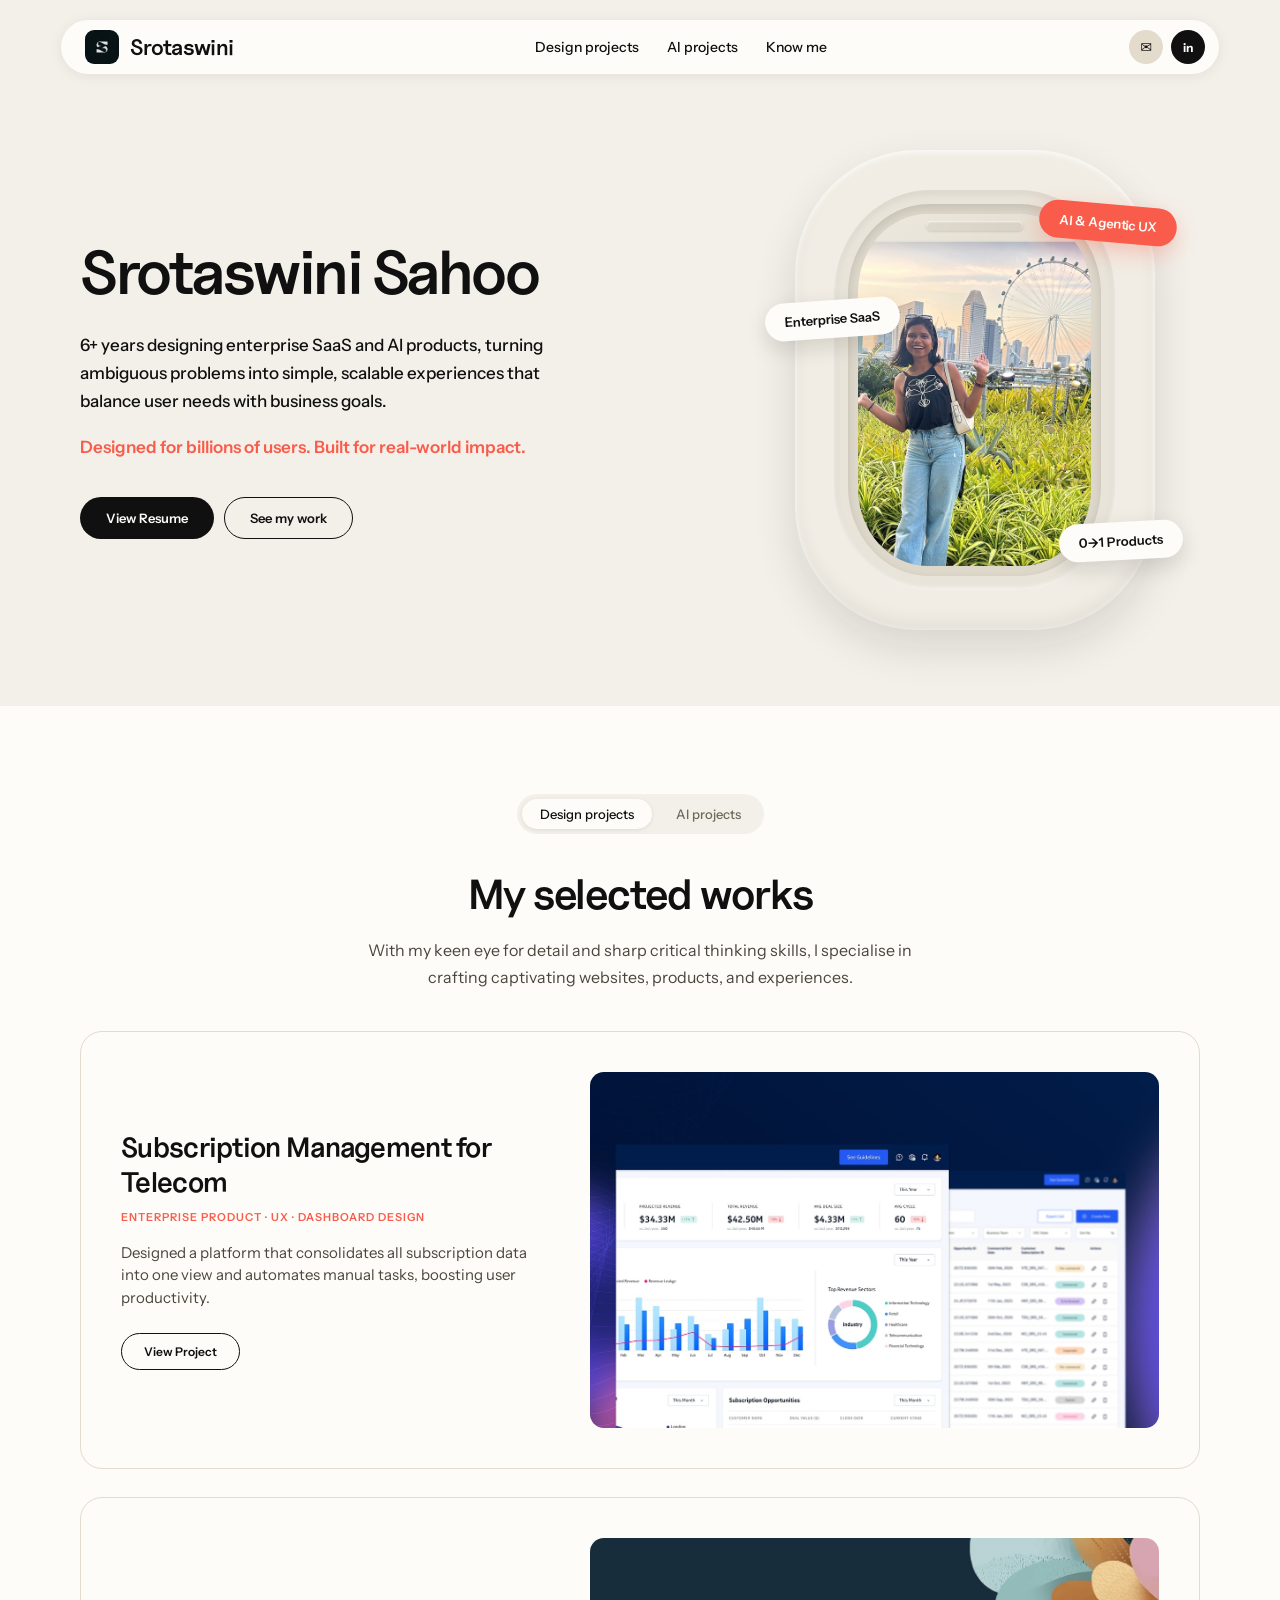
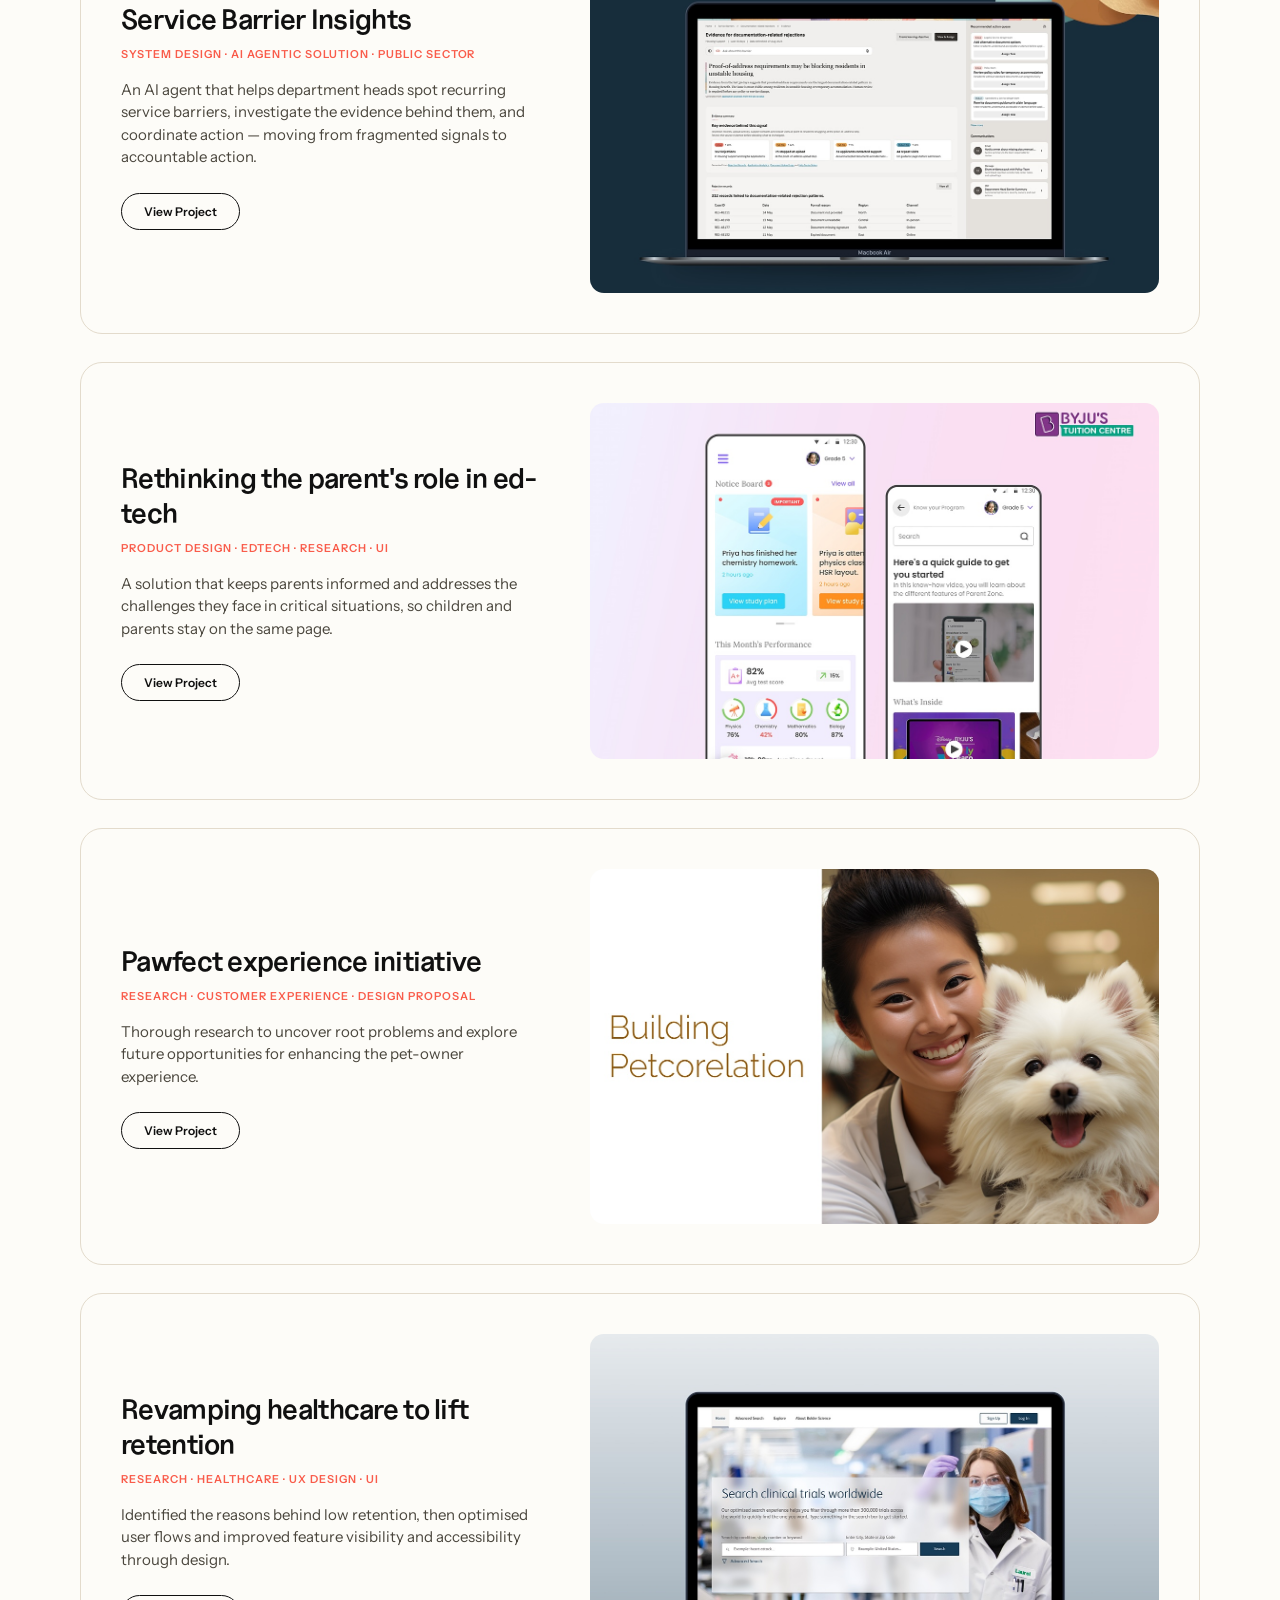
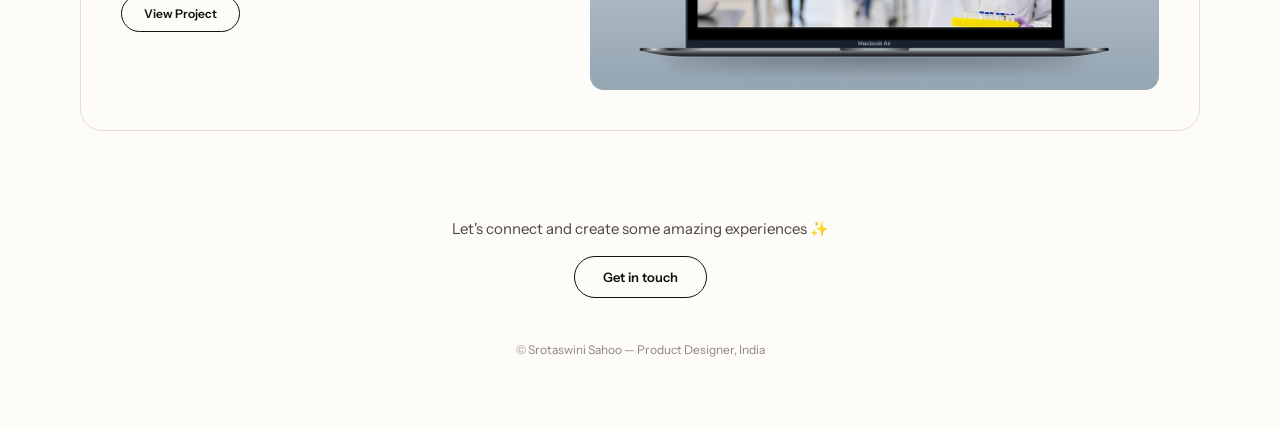
<file: index.html>
<!DOCTYPE html>
<html lang="en">
<head>
<meta charset="utf-8">
<meta name="viewport" content="width=device-width, initial-scale=1">
<title>Srotaswini Sahoo — Product Designer</title>
<link rel="preconnect" href="https://fonts.googleapis.com">
<link rel="preconnect" href="https://fonts.gstatic.com" crossorigin="">
<link href="https://fonts.googleapis.com/css2?family=Instrument+Sans:wght@400;500;600;700&amp;display=swap" rel="stylesheet">
<link rel="stylesheet" href="./site.css?v=20261013m">
<style>
  body { margin: 0; background: #FDFCF8; -webkit-font-smoothing: antialiased; }
  a { color: inherit; text-decoration: none; }
  a:hover { color: #F95C4B; }
</style>
</head>
<body>

<div id="top" style="font-family: 'Instrument Sans', system-ui, sans-serif; color: #101010; background: #FDFCF8; overflow-x: hidden">

  <div style="background: #F3F0E9; padding: 20px 24px 76px; position: relative">
    <nav style="max-width: 1120px; margin: 0 auto; background: #FDFCF8; border-radius: 999px; padding: 10px 14px 10px 24px; display: flex; align-items: center; justify-content: space-between; box-shadow: 0 2px 14px rgba(16,16,16,.07)">
      <a href="#top" style="display: flex; align-items: center; gap: 11px">
        <img src="./logo.jpg" alt="Srotaswini" style="width: 34px; height: 34px; border-radius: 9px; object-fit: cover; display: block" />
        <span style="font-family: 'Uncut Sans', 'Instrument Sans', sans-serif; font-size: 22px; letter-spacing: -.03em; font-weight: 600;">Srotaswini</span>
      </a>
      <div style="display: flex; align-items: center; gap: 28px; font-size: 14px; font-weight: 500">
        <a href="#works" data-tab="design">Design projects</a>
        <a href="#works" data-tab="ai">AI projects</a>
        <a href="./about.html">Know me</a>
      </div>
      <div style="display: flex; align-items: center; gap: 8px">
        <a href="mailto:srotaswini.payal@gmail.com" title="Email" style="width: 34px; height: 34px; border-radius: 999px; background: #E3DBCC; display: grid; place-items: center; font-size: 14px">✉</a>
        <a href="https://www.linkedin.com/in/srotaswini-sahoo-5a0549163/" title="LinkedIn" style="width: 34px; height: 34px; border-radius: 999px; background: #101010; color: #FDFCF8; display: grid; place-items: center; font-size: 12px; font-weight: 700">in</a>
        <button type="button" class="m-menu-btn" aria-label="Open menu" aria-expanded="false"><svg viewBox="0 0 24 24" width="18" height="18" fill="none" stroke="currentColor" stroke-width="2" stroke-linecap="round"><path d="M4 7h16M4 12h16M4 17h16"/></svg></button>
      </div>
    </nav>

    <div class="hero-grid" style="max-width: 1120px; margin: 76px auto 0; display: grid; grid-template-columns: 1.1fr .82fr; gap: 64px; align-items: center">
      <div>
        <h1 style="font-family: 'Uncut Sans', 'Instrument Sans', sans-serif; font-size: 62px; line-height: 1.02; letter-spacing: -.04em; margin: 0; font-weight: 600; color: #101010; text-wrap: balance">Srotaswini Sahoo</h1>
        <p style="max-width: 500px; margin: 26px 0 0; font-size: 17px; line-height: 1.65; color: #101010; font-weight: 500">6+ years designing enterprise SaaS and AI products, turning ambiguous problems into simple, scalable experiences that balance user needs with business goals.</p>
        <p style="max-width: 500px; margin: 18px 0 0; font-size: 17px; line-height: 1.65; font-weight: 600; color: #F95C4B">Designed for billions of users. Built for real-world impact.</p>
        <div style="display: flex; gap: 10px; margin-top: 36px; flex-wrap: wrap">
          <a href="https://2382674b-acdb-49ef-ae43-98e0c4839829.filesusr.com/ugd/a937d7_349a59d8e2724856a2dfb73151ef63ff.pdf" class="hv-orange" style="display: inline-block; background: #101010; color: #FDFCF8; font-size: 13px; font-weight: 600; padding: 13px 26px; border-radius: 999px">View Resume</a>
          <a href="#works" class="hv-ink" style="display: inline-block; border: 1px solid #101010; color: #101010; font-size: 13px; font-weight: 600; padding: 12px 25px; border-radius: 999px">See my work</a>
        </div>
      </div>

      <div class="hero-window-wrap">
        <div class="pw" aria-label="Airplane window">
          <div class="pw-bezel"><div class="pw-bezel2"><div class="pw-glass">
            <img src="./portrait-800.jpg" srcset="./portrait-800.jpg 800w, ./portrait-1600.jpg 1600w" sizes="320px" alt="Srotaswini Sahoo at Gardens by the Bay, Singapore, with the Singapore Flyer behind" class="pw-photo" />
            <div class="pw-shade"><div class="pw-handle"></div></div>
            <div class="pw-glare"></div>
          </div></div></div>
        </div>
        <div class="pw-chip pw-chip-1">Enterprise SaaS</div>
        <div class="pw-chip pw-chip-2">AI &amp; Agentic UX</div>
        <div class="pw-chip pw-chip-3">0→1 Products</div>
    </div>
  </div>

    </div>

<div id="works" style="max-width: 1000px; margin: 0 auto; padding: 88px 24px 40px; text-align: center">
    <div style="display: inline-flex; gap: 6px; background: #F3F0E9; border-radius: 999px; padding: 5px; font-size: 13px; font-weight: 500; margin-bottom: 34px">
      <button type="button" id="tab-design" class="is-on" data-tab="design">Design projects</button>
      <button type="button" id="tab-ai" data-tab="ai">AI projects</button>
    </div>
    <h2 id="tab-heading" style="font-family: 'Uncut Sans', 'Instrument Sans', sans-serif; font-size: 42px; font-weight: 600; margin: 0; letter-spacing: -.03em;">My selected works</h2>
    <p id="tab-blurb" style="max-width: 560px; margin: 16px auto 0; font-size: 16px; line-height: 1.7; color: #4a463d">With my keen eye for detail and sharp critical thinking skills, I specialise in crafting captivating websites, products, and experiences.</p>
  </div>

  <div style="max-width: 1120px; margin: 0 auto; padding: 0 24px 24px">
    <div id="design-projects" style="display: flex; flex-direction: column; gap: 28px">

      <div class="hv-card" data-href="./subscription-management-telecom.html" style="cursor: pointer; border: 1px solid #E3DBCC; border-radius: 22px; background: #FDFCF8; padding: 40px; display: grid; grid-template-columns: 1fr 1.35fr; gap: 48px; align-items: center; transition: border-color .2s ease, box-shadow .2s ease">
        <div>
          <h3 style="font-family: 'Uncut Sans', 'Instrument Sans', sans-serif; font-size: 28px; font-weight: 600; margin: 0 0 10px; letter-spacing: -.025em;"><a href="./subscription-management-telecom.html">Subscription Management for Telecom</a></h3>
          <div style="font-size: 11px; font-weight: 600; letter-spacing: .09em; text-transform: uppercase; color: #F95C4B">Enterprise product · UX · Dashboard design</div>
          <p style="font-size: 15px; line-height: 1.5; color: #4a463d; margin: 18px 0 24px">Designed a platform that consolidates all subscription data into one view and automates manual tasks, boosting user productivity.</p>
          <a href="./subscription-management-telecom.html" class="hv-ink" style="display: inline-block; border: 1px solid #101010; border-radius: 999px; padding: 10px 22px; font-size: 12px; font-weight: 600">View Project</a>
        </div>
        <div style="aspect-ratio: 16 / 10; border-radius: 14px; overflow: hidden; background: #F3F0E9">
          <img src="./telecom-1200.jpg" srcset="./telecom-1200.jpg 1200w, ./telecom-2400.jpg 2400w" sizes="(max-width: 900px) 100vw, 560px" alt="Subscription management dashboard" style="display: block; width: 100%; height: 100%; object-fit: cover" />
        </div>
      </div>

      <div class="hv-card" data-href="./service-barrier-insights.html" style="cursor: pointer; border: 1px solid #E3DBCC; border-radius: 22px; background: #FDFCF8; padding: 40px; display: grid; grid-template-columns: 1fr 1.35fr; gap: 48px; align-items: center; transition: border-color .2s ease, box-shadow .2s ease">
        <div>
          <h3 style="font-family: 'Uncut Sans', 'Instrument Sans', sans-serif; font-size: 28px; font-weight: 600; margin: 0 0 10px; letter-spacing: -.025em;"><a href="./service-barrier-insights.html">Service Barrier Insights</a></h3>
          <div style="font-size: 11px; font-weight: 600; letter-spacing: .09em; text-transform: uppercase; color: #F95C4B">System design · AI agentic solution · Public sector</div>
          <p style="font-size: 15px; line-height: 1.5; color: #4a463d; margin: 18px 0 24px">An AI agent that helps department heads spot recurring service barriers, investigate the evidence behind them, and coordinate action — moving from fragmented signals to accountable action.</p>
          <a href="./service-barrier-insights.html" class="hv-ink" style="display: inline-block; border: 1px solid #101010; border-radius: 999px; padding: 10px 22px; font-size: 12px; font-weight: 600">View Project</a>
        </div>
        <div style="aspect-ratio: 16 / 10; border-radius: 14px; overflow: hidden; background: #E3DBCC">
          <img src="./sbi-1200.jpg" srcset="./sbi-1200.jpg 1200w, ./sbi-2400.jpg 2400w" sizes="(max-width: 900px) 100vw, 560px" alt="Service Barrier Insights evidence view on a MacBook Air" style="display: block; width: 100%; height: 100%; object-fit: cover" />
        </div>
      </div>

      <div class="hv-card" data-href="./rethinking-parents-role-in-ed-tech.html" style="cursor: pointer; border: 1px solid #E3DBCC; border-radius: 22px; background: #FDFCF8; padding: 40px; display: grid; grid-template-columns: 1fr 1.35fr; gap: 48px; align-items: center; transition: border-color .2s ease, box-shadow .2s ease">
        <div>
          <h3 style="font-family: 'Uncut Sans', 'Instrument Sans', sans-serif; font-size: 28px; font-weight: 600; margin: 0 0 10px; letter-spacing: -.025em;"><a href="./rethinking-parents-role-in-ed-tech.html">Rethinking the parent's role in ed-tech</a></h3>
          <div style="font-size: 11px; font-weight: 600; letter-spacing: .09em; text-transform: uppercase; color: #F95C4B">Product design · Edtech · Research · UI</div>
          <p style="font-size: 15px; line-height: 1.5; color: #4a463d; margin: 18px 0 24px">A solution that keeps parents informed and addresses the challenges they face in critical situations, so children and parents stay on the same page.</p>
          <a href="./rethinking-parents-role-in-ed-tech.html" class="hv-ink" style="display: inline-block; border: 1px solid #101010; border-radius: 999px; padding: 10px 22px; font-size: 12px; font-weight: 600">View Project</a>
        </div>
        <div style="aspect-ratio: 16 / 10; border-radius: 14px; overflow: hidden; background: #F3F0E9">
          <img src="./edtech-1200.jpg" srcset="./edtech-1200.jpg 1200w, ./edtech-2400.jpg 2400w" sizes="(max-width: 900px) 100vw, 560px" alt="BYJU’S Tuition Centre parent app: notice board, this month’s performance and know your programme screens" style="display: block; width: 100%; height: 100%; object-fit: cover" />
        </div>
      </div>

      <div class="hv-card" style="border: 1px solid #E3DBCC; border-radius: 22px; background: #FDFCF8; padding: 40px; display: grid; grid-template-columns: 1fr 1.35fr; gap: 48px; align-items: center; transition: border-color .2s ease, box-shadow .2s ease">
        <div>
          <h3 style="font-family: 'Uncut Sans', 'Instrument Sans', sans-serif; font-size: 28px; font-weight: 600; margin: 0 0 10px; letter-spacing: -.025em;">Pawfect experience initiative</h3>
          <div style="font-size: 11px; font-weight: 600; letter-spacing: .09em; text-transform: uppercase; color: #F95C4B">Research · Customer experience · Design proposal</div>
          <p style="font-size: 15px; line-height: 1.5; color: #4a463d; margin: 18px 0 24px">Thorough research to uncover root problems and explore future opportunities for enhancing the pet-owner experience.</p>
          <a href="https://srotaswini-sahoo.medium.com/writing-design-proposal-for-petco-a834fa587b79" target="_blank" class="hv-ink" style="display: inline-block; border: 1px solid #101010; border-radius: 999px; padding: 10px 22px; font-size: 12px; font-weight: 600">View Project</a>
        </div>
        <div style="aspect-ratio: 16 / 10; border-radius: 14px; overflow: hidden; background: #F3F0E9">
          <img src="./petco-1200.jpg" srcset="./petco-1200.jpg 1200w, ./petco-2400.jpg 2400w" sizes="(max-width: 900px) 100vw, 560px" alt="Building Petco relation: a smiling pet-store employee holding a white dog" style="display: block; width: 100%; height: 100%; object-fit: cover" />
        </div>
      </div>

      <div class="hv-card" style="border: 1px solid #E3DBCC; border-radius: 22px; background: #FDFCF8; padding: 40px; display: grid; grid-template-columns: 1fr 1.35fr; gap: 48px; align-items: center; transition: border-color .2s ease, box-shadow .2s ease">
        <div>
          <h3 style="font-family: 'Uncut Sans', 'Instrument Sans', sans-serif; font-size: 28px; font-weight: 600; margin: 0 0 10px; letter-spacing: -.025em;">Revamping healthcare to lift retention</h3>
          <div style="font-size: 11px; font-weight: 600; letter-spacing: .09em; text-transform: uppercase; color: #F95C4B">Research · Healthcare · UX design · UI</div>
          <p style="font-size: 15px; line-height: 1.5; color: #4a463d; margin: 18px 0 24px">Identified the reasons behind low retention, then optimised user flows and improved feature visibility and accessibility through design.</p>
          <a href="https://srotaswinipayal.wixstudio.com/srotaswinisahoo/alpha-1-1" target="_blank" class="hv-ink" style="display: inline-block; border: 1px solid #101010; border-radius: 999px; padding: 10px 22px; font-size: 12px; font-weight: 600">View Project</a>
        </div>
        <div style="aspect-ratio: 16 / 10; border-radius: 14px; overflow: hidden; background: #F3F0E9">
          <img src="./healthcare-1200.jpg" srcset="./healthcare-1200.jpg 1200w, ./healthcare-2400.jpg 2400w" sizes="(max-width: 900px) 100vw, 560px" alt="Bolder Science: search clinical trials worldwide, shown on a MacBook Air" style="display: block; width: 100%; height: 100%; object-fit: cover" />
        </div>
      </div>

    </div>

    <div id="ai-projects" hidden style="display: flex; flex-direction: column; gap: 28px">

      <div class="hv-card" data-href="./service-barrier-insights.html" style="cursor: pointer; border: 1px solid #E3DBCC; border-radius: 22px; background: #FDFCF8; padding: 40px; display: grid; grid-template-columns: 1fr 1.35fr; gap: 48px; align-items: center; transition: border-color .2s ease, box-shadow .2s ease">
        <div>
          <h3 style="font-family: 'Uncut Sans', 'Instrument Sans', sans-serif; font-size: 28px; font-weight: 600; margin: 0 0 10px; letter-spacing: -.025em;"><a href="./service-barrier-insights.html">Service Barrier Insights</a></h3>
          <div style="font-size: 11px; font-weight: 600; letter-spacing: .09em; text-transform: uppercase; color: #F95C4B">System design · AI agentic solution · Public sector</div>
          <p style="font-size: 15px; line-height: 1.5; color: #4a463d; margin: 18px 0 24px">An AI agent that helps department heads spot recurring service barriers, investigate the evidence behind them, and coordinate action — moving from fragmented signals to accountable action.</p>
          <a href="./service-barrier-insights.html" class="hv-ink" style="display: inline-block; border: 1px solid #101010; border-radius: 999px; padding: 10px 22px; font-size: 12px; font-weight: 600">View Project</a>
        </div>
        <div style="aspect-ratio: 16 / 10; border-radius: 14px; overflow: hidden; background: #E3DBCC">
          <img src="./sbi-1200.jpg" srcset="./sbi-1200.jpg 1200w, ./sbi-2400.jpg 2400w" sizes="(max-width: 900px) 100vw, 560px" alt="Service Barrier Insights evidence view on a MacBook Air" style="display: block; width: 100%; height: 100%; object-fit: cover" />
        </div>
      </div>

    </div>
  </div>

  <div style="text-align: center; padding: 64px 24px 72px">
    <p style="font-size: 15px; color: #4a463d; margin: 0 0 18px">Let's connect and create some amazing experiences ✨</p>
    <a href="mailto:srotaswini.payal@gmail.com" class="hv-ink" style="display: inline-block; border: 1px solid #101010; border-radius: 999px; padding: 12px 28px; font-size: 13px; font-weight: 600">Get in touch</a>
    <div style="margin-top: 44px; font-size: 12px; color: #8c8577">© Srotaswini Sahoo — Product Designer, India</div>
  </div>
</div>
<script src="./site.js?v=20261013m"></script>
</body>
</html>
</file>
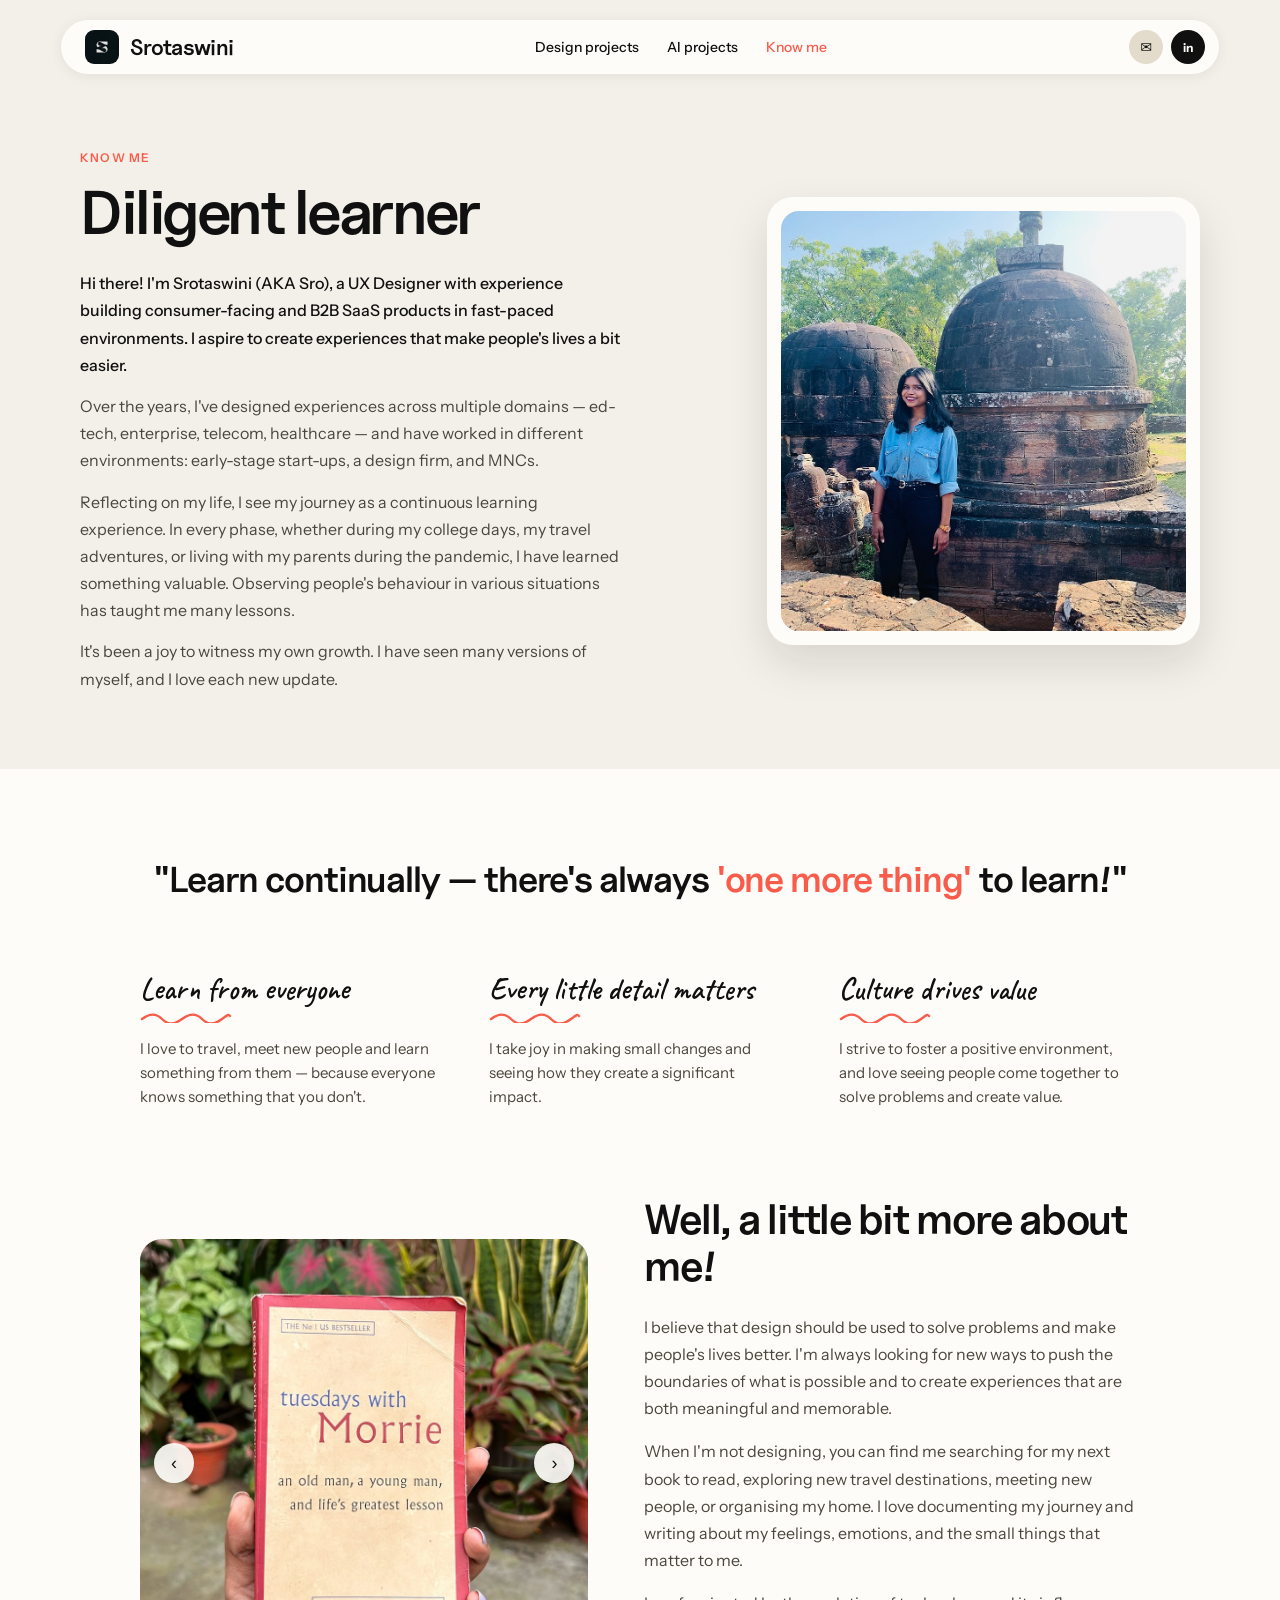
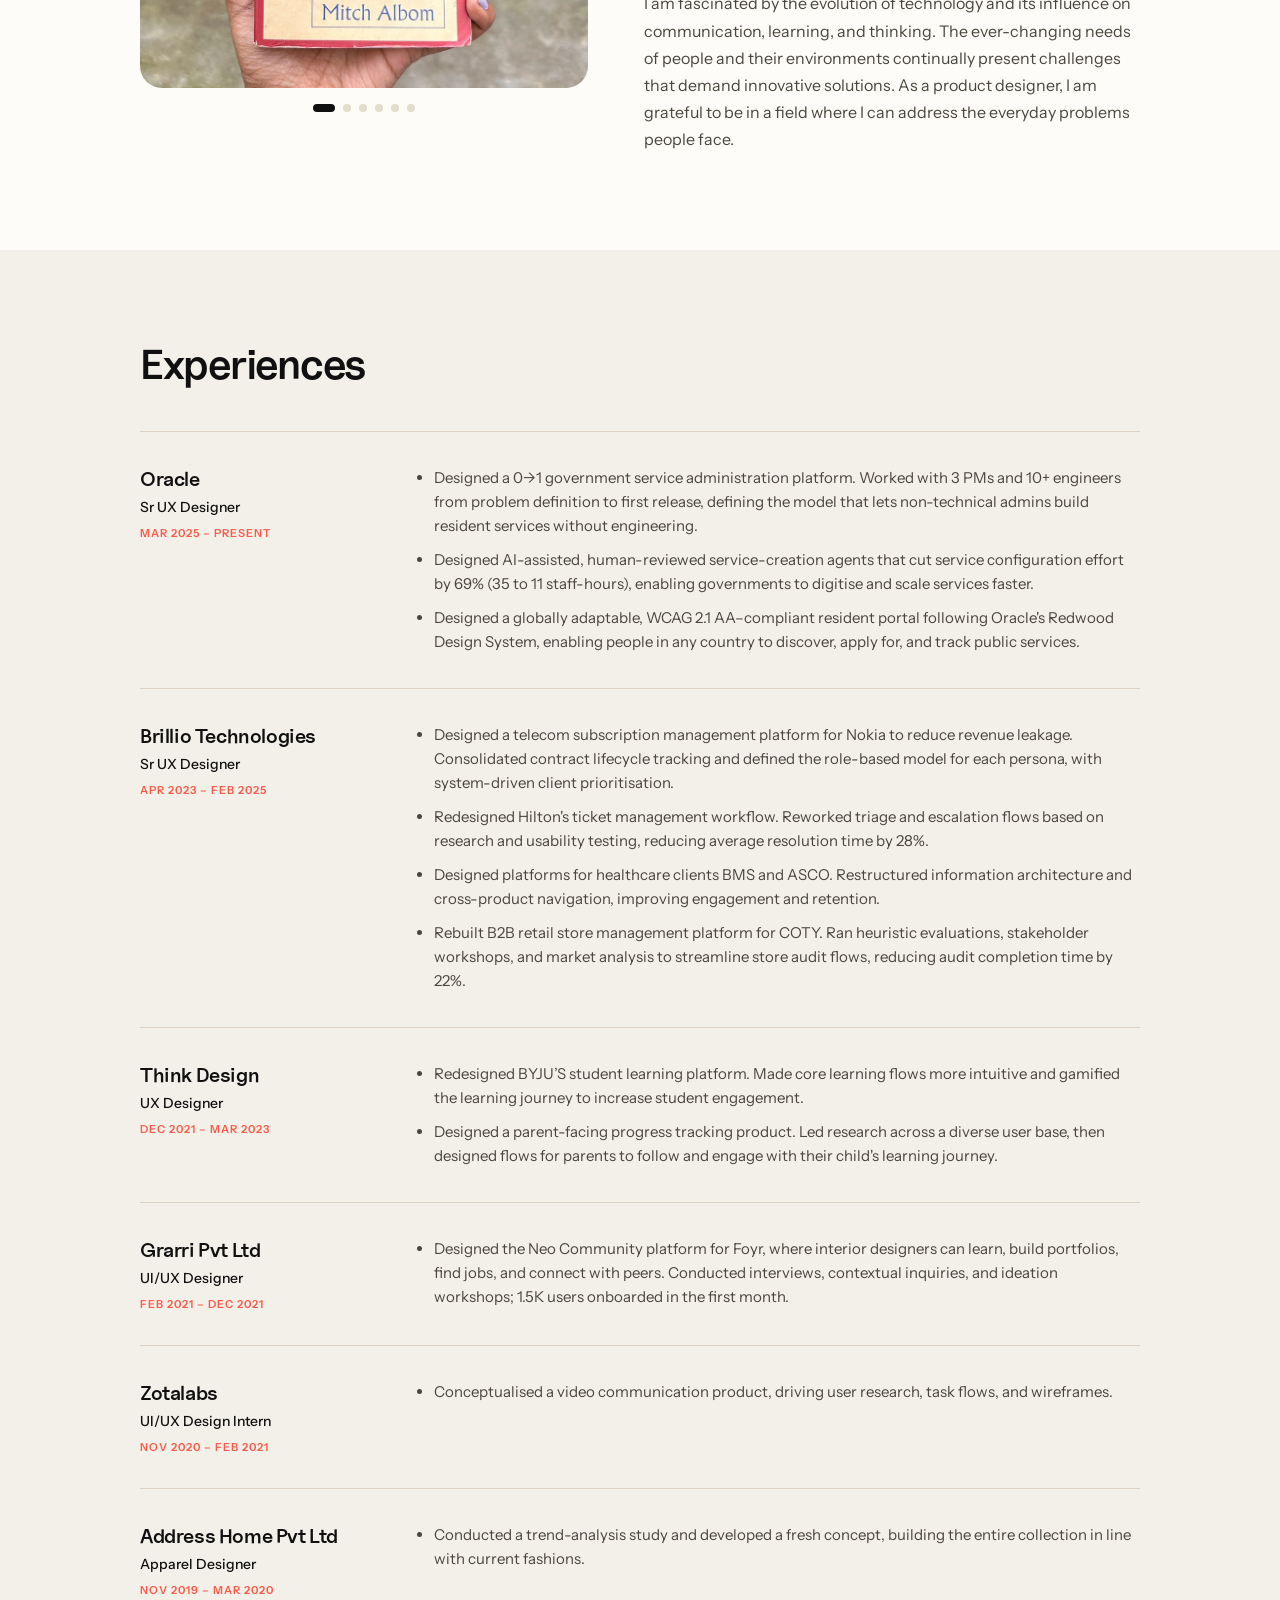
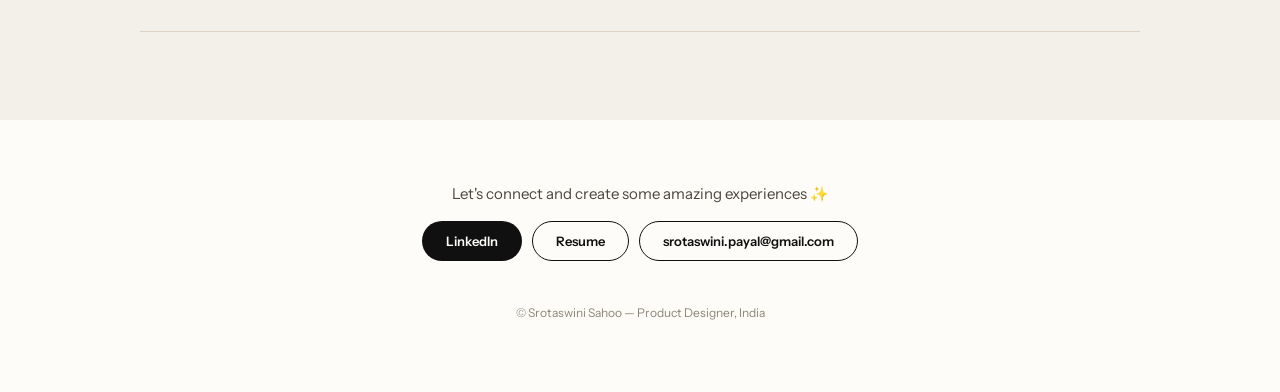
<file: about.html>
<!DOCTYPE html>
<html lang="en">
<head>
<meta charset="utf-8">
<meta name="viewport" content="width=device-width, initial-scale=1">
<title>Know Me — Srotaswini</title>
<link rel="preconnect" href="https://fonts.googleapis.com" />
<link rel="preconnect" href="https://fonts.gstatic.com" crossorigin="" />
<link href="https://fonts.googleapis.com/css2?family=Instrument+Sans:wght@400;500;600;700&amp;display=swap" rel="stylesheet" />
<link rel="stylesheet" href="./site.css?v=20261013m">
<style>
  @font-face { font-family: 'Caveat'; font-style: normal; font-weight: 400 700; font-display: swap; src: url([data-uri]) format('woff2'); }
  .km-script { font-family: 'Caveat', 'Segoe Script', 'Bradley Hand', cursive; font-size: 30px; font-weight: 600; line-height: 1.05; letter-spacing: 0; margin: 0; color: #101010; }
  @media (max-width: 720px) { .km-exp { grid-template-columns: 1fr !important; gap: 14px !important; } }
  .km-squiggle { display: block; width: 92px; height: 12px; margin: 6px 0 14px; }
  body { margin: 0; background: #FDFCF8; -webkit-font-smoothing: antialiased; }
  a { color: inherit; text-decoration: none; }
  a:hover { color: #F95C4B; }
</style>
</head>
<body>

<div style="font-family: 'Instrument Sans', system-ui, sans-serif; color: #101010; background: #FDFCF8; overflow-x: hidden">

  <div style="background: #F3F0E9; padding: 20px 24px 76px">
    <nav style="max-width: 1120px; margin: 0 auto; background: #FDFCF8; border-radius: 999px; padding: 10px 14px 10px 24px; display: flex; align-items: center; justify-content: space-between; box-shadow: 0 2px 14px rgba(16,16,16,.07)">
      <a href="./" style="display: flex; align-items: center; gap: 11px">
        <img src="./logo.jpg" alt="Srotaswini" style="width: 34px; height: 34px; border-radius: 9px; object-fit: cover; display: block" />
        <span style="font-family: 'Uncut Sans', 'Instrument Sans', sans-serif; font-size: 22px; letter-spacing: -.03em; font-weight: 600">Srotaswini</span>
      </a>
      <div style="display: flex; align-items: center; gap: 28px; font-size: 14px; font-weight: 500">
        <a href="./#works">Design projects</a>
        <a href="./#works">AI projects</a>
        <a href="./about.html" style="color: #F95C4B">Know me</a>
      </div>
      <div style="display: flex; align-items: center; gap: 8px">
        <a href="mailto:srotaswini.payal@gmail.com" title="Email" style="width: 34px; height: 34px; border-radius: 999px; background: #E3DBCC; display: grid; place-items: center; font-size: 14px">✉</a>
        <a href="https://www.linkedin.com/in/srotaswini-sahoo-5a0549163/" title="LinkedIn" style="width: 34px; height: 34px; border-radius: 999px; background: #101010; color: #FDFCF8; display: grid; place-items: center; font-size: 12px; font-weight: 700">in</a>
        <button type="button" class="m-menu-btn" aria-label="Open menu" aria-expanded="false"><svg viewBox="0 0 24 24" width="18" height="18" fill="none" stroke="currentColor" stroke-width="2" stroke-linecap="round"><path d="M4 7h16M4 12h16M4 17h16"/></svg></button>
      </div>
    </nav>

    <div style="max-width: 1120px; margin: 76px auto 0; display: grid; grid-template-columns: 1.15fr .8fr; gap: 64px; align-items: center">
      <div>
        <div style="font-size: 12px; font-weight: 600; letter-spacing: .1em; text-transform: uppercase; color: #F95C4B; margin-bottom: 16px">Know me</div>
        <h1 style="font-family: 'Uncut Sans', 'Instrument Sans', sans-serif; font-size: 62px; line-height: 1.02; letter-spacing: -.04em; margin: 0; font-weight: 600">Diligent learner</h1>
        <div style="max-width: 540px; margin-top: 26px; display: flex; flex-direction: column; gap: 14px; font-size: 16px; line-height: 1.7; color: #4a463d">
          <p style="margin: 0; color: #101010; font-weight: 500">Hi there! I'm Srotaswini (AKA Sro), a UX Designer with experience building consumer-facing and B2B SaaS products in fast-paced environments. I aspire to create experiences that make people's lives a bit easier.</p>
          <p style="margin: 0">Over the years, I've designed experiences across multiple domains — ed-tech, enterprise, telecom, healthcare — and have worked in different environments: early-stage start-ups, a design firm, and MNCs.</p>
          <p style="margin: 0">Reflecting on my life, I see my journey as a continuous learning experience. In every phase, whether during my college days, my travel adventures, or living with my parents during the pandemic, I have learned something valuable. Observing people's behaviour in various situations has taught me many lessons.</p>
          <p style="margin: 0">It's been a joy to witness my own growth. I have seen many versions of myself, and I love each new update.</p>
        </div>
      </div>
      <div style="background: #FDFCF8; border-radius: 26px; padding: 14px; box-shadow: 0 18px 44px rgba(16,16,16,.12)">
        <img src="./photo-8b329ece283b4fd4a181f50ef522ccce.jpg" decoding="async" alt="Srotaswini" style="width: 100%; height: 420px; object-fit: cover; border-radius: 18px; display: block; background: #E3DBCC" />
      </div>
    </div>
  </div>

  <div style="max-width: 1000px; margin: 0 auto; padding: 88px 24px 0; text-align: center">
    <p style="font-family: 'Uncut Sans', 'Instrument Sans', sans-serif; font-size: 36px; line-height: 1.25; letter-spacing: -.03em; font-weight: 600; margin: 0; text-wrap: balance">"Learn continually — there's always <span style="color: #F95C4B">'one more thing'</span> to learn!"</p>
  </div>

  <div style="max-width: 1000px; margin: 0 auto; padding: 72px 24px 0; display: grid; grid-template-columns: repeat(3, minmax(0, 1fr)); gap: 48px">
    <div>
      <h3 class="km-script">Learn from everyone</h3><svg class="km-squiggle" viewBox="0 0 92 12" fill="none" aria-hidden="true"><path d="M2 8c8-6 14-6 20 0s12 6 20 0 14-6 20 0 12 6 20 0 6-4 8-3" stroke="#F95C4B" stroke-width="2.4" stroke-linecap="round"/></svg>
      <p style="font-size: 15px; line-height: 1.6; color: #4a463d; margin: 0">I love to travel, meet new people and learn something from them — because everyone knows something that you don't.</p>
    </div>
    <div>
      <h3 class="km-script">Every little detail matters</h3><svg class="km-squiggle" viewBox="0 0 92 12" fill="none" aria-hidden="true"><path d="M2 8c8-6 14-6 20 0s12 6 20 0 14-6 20 0 12 6 20 0 6-4 8-3" stroke="#F95C4B" stroke-width="2.4" stroke-linecap="round"/></svg>
      <p style="font-size: 15px; line-height: 1.6; color: #4a463d; margin: 0">I take joy in making small changes and seeing how they create a significant impact.</p>
    </div>
    <div>
      <h3 class="km-script">Culture drives value</h3><svg class="km-squiggle" viewBox="0 0 92 12" fill="none" aria-hidden="true"><path d="M2 8c8-6 14-6 20 0s12 6 20 0 14-6 20 0 12 6 20 0 6-4 8-3" stroke="#F95C4B" stroke-width="2.4" stroke-linecap="round"/></svg>
      <p style="font-size: 15px; line-height: 1.6; color: #4a463d; margin: 0">I strive to foster a positive environment, and love seeing people come together to solve problems and create value.</p>
    </div>
  </div>

  <div style="max-width: 1000px; margin: 0 auto; padding: 88px 24px 0; display: grid; grid-template-columns: minmax(0, .95fr) minmax(0, 1.05fr); gap: 56px; align-items: center">
    <div>
      <div style="position: relative; border-radius: 22px; overflow: hidden; aspect-ratio: 1 / 1; background: #F3F0E9">
        <div id="gallery-track" style="display: flex; height: 100%; transform: translateX(-0%); transition: transform .6s cubic-bezier(.22,.7,.2,1)">
          <img src="./photo-5a8b1843a6694d88bdd5f654f54ba26a.jpg" fetchpriority="high" alt="" style="flex: 0 0 100%; width: 100%; height: 100%; object-fit: cover; display: block" />
          <img src="./photo-4a53daad8e8e4c3e893389c7ec2fcee0.jpg" decoding="async" alt="" style="flex: 0 0 100%; width: 100%; height: 100%; object-fit: cover; display: block" />
          <img src="./photo-069e26b776c64d839c4c91f0f5256889.jpg" decoding="async" alt="" style="flex: 0 0 100%; width: 100%; height: 100%; object-fit: cover; display: block" />
          <img src="./photo-ab0a5bffc2f44500a797a7d2cbdc149e.jpg" decoding="async" alt="" style="flex: 0 0 100%; width: 100%; height: 100%; object-fit: cover; display: block" />
          <img src="./photo-8870bd42950b44d59b36d42c1c40254d.jpg" decoding="async" alt="" style="flex: 0 0 100%; width: 100%; height: 100%; object-fit: cover; display: block" />
          <img src="./photo-42fb356a418a4d0f9f202f956d87ea99.jpg" decoding="async" alt="" style="flex: 0 0 100%; width: 100%; height: 100%; object-fit: cover; display: block" />
        </div>
        <button type="button" id="gallery-prev" aria-label="Previous photo" class="hv-light" style="position: absolute; left: 14px; top: 50%; transform: translateY(-50%); width: 40px; height: 40px; border-radius: 999px; border: none; background: rgba(253,252,248,.92); color: #101010; font-size: 18px; cursor: pointer; box-shadow: 0 4px 14px rgba(16,16,16,.12)">‹</button>
        <button type="button" id="gallery-next" aria-label="Next photo" class="hv-light" style="position: absolute; right: 14px; top: 50%; transform: translateY(-50%); width: 40px; height: 40px; border-radius: 999px; border: none; background: rgba(253,252,248,.92); color: #101010; font-size: 18px; cursor: pointer; box-shadow: 0 4px 14px rgba(16,16,16,.12)">›</button>
      </div>
      <div id="gallery-dots" style="display: flex; justify-content: center; gap: 8px; margin-top: 16px">
        <button type="button" aria-label="Go to photo" style="width: 22px; height: 8px; border-radius: 999px; border: none; padding: 0; cursor: pointer; background: #101010; transition: width .25s ease, background .25s ease"></button>
        <button type="button" aria-label="Go to photo" style="width: 8px; height: 8px; border-radius: 999px; border: none; padding: 0; cursor: pointer; background: #E3DBCC; transition: width .25s ease, background .25s ease"></button>
        <button type="button" aria-label="Go to photo" style="width: 8px; height: 8px; border-radius: 999px; border: none; padding: 0; cursor: pointer; background: #E3DBCC; transition: width .25s ease, background .25s ease"></button>
        <button type="button" aria-label="Go to photo" style="width: 8px; height: 8px; border-radius: 999px; border: none; padding: 0; cursor: pointer; background: #E3DBCC; transition: width .25s ease, background .25s ease"></button>
        <button type="button" aria-label="Go to photo" style="width: 8px; height: 8px; border-radius: 999px; border: none; padding: 0; cursor: pointer; background: #E3DBCC; transition: width .25s ease, background .25s ease"></button>
        <button type="button" aria-label="Go to photo" style="width: 8px; height: 8px; border-radius: 999px; border: none; padding: 0; cursor: pointer; background: #E3DBCC; transition: width .25s ease, background .25s ease"></button>
      </div>
    </div>
    <div>
      <h2 style="font-family: 'Uncut Sans', 'Instrument Sans', sans-serif; font-size: 42px; font-weight: 600; letter-spacing: -.03em; margin: 0 0 24px; line-height: 1.1">Well, a little bit more about me!</h2>
      <div style="display: flex; flex-direction: column; gap: 16px; font-size: 16px; line-height: 1.7; color: #4a463d">
        <p style="margin: 0">I believe that design should be used to solve problems and make people's lives better. I'm always looking for new ways to push the boundaries of what is possible and to create experiences that are both meaningful and memorable.</p>
        <p style="margin: 0">When I'm not designing, you can find me searching for my next book to read, exploring new travel destinations, meeting new people, or organising my home. I love documenting my journey and writing about my feelings, emotions, and the small things that matter to me.</p>
        <p style="margin: 0">I am fascinated by the evolution of technology and its influence on communication, learning, and thinking. The ever-changing needs of people and their environments continually present challenges that demand innovative solutions. As a product designer, I am grateful to be in a field where I can address the everyday problems people face.</p>
      </div>
    </div>
  </div>

  <div style="background: #F3F0E9; margin-top: 96px; padding: 88px 24px">
    <div style="max-width: 1000px; margin: 0 auto">
      <h2 style="font-family: 'Uncut Sans', 'Instrument Sans', sans-serif; font-size: 42px; font-weight: 600; letter-spacing: -.03em; margin: 0 0 40px">Experiences</h2>
      <div style="display: flex; flex-direction: column; gap: 0; border-bottom: 1px solid #DCD3C2">

        <div class="km-exp" style="padding: 34px 0; border-top: 1px solid #DCD3C2; display: grid; grid-template-columns: 240px minmax(0, 1fr); gap: 36px">
          <div>
            <div style="font-family: 'Uncut Sans', 'Instrument Sans', sans-serif; font-size: 20px; font-weight: 600; letter-spacing: -.02em">Oracle</div>
            <div style="font-size: 14px; font-weight: 500; margin-top: 6px">Sr UX Designer</div>
            <div style="font-size: 11px; font-weight: 600; letter-spacing: .09em; text-transform: uppercase; color: #F95C4B; margin-top: 10px">Mar 2025 – Present</div>
          </div>
          <ul style="margin: 0; padding-left: 18px; display: flex; flex-direction: column; gap: 10px; font-size: 15px; line-height: 1.6; color: #4a463d">
            <li>Designed a 0→1 government service administration platform. Worked with 3 PMs and 10+ engineers from problem definition to first release, defining the model that lets non-technical admins build resident services without engineering.</li>
            <li>Designed AI-assisted, human-reviewed service-creation agents that cut service configuration effort by 69% (35 to 11 staff-hours), enabling governments to digitise and scale services faster.</li>
            <li>Designed a globally adaptable, WCAG 2.1 AA–compliant resident portal following Oracle's Redwood Design System, enabling people in any country to discover, apply for, and track public services.</li>
          </ul>
        </div>

        <div class="km-exp" style="padding: 34px 0; border-top: 1px solid #DCD3C2; display: grid; grid-template-columns: 240px minmax(0, 1fr); gap: 36px">
          <div>
            <div style="font-family: 'Uncut Sans', 'Instrument Sans', sans-serif; font-size: 20px; font-weight: 600; letter-spacing: -.02em">Brillio Technologies</div>
            <div style="font-size: 14px; font-weight: 500; margin-top: 6px">Sr UX Designer</div>
            <div style="font-size: 11px; font-weight: 600; letter-spacing: .09em; text-transform: uppercase; color: #F95C4B; margin-top: 10px">Apr 2023 – Feb 2025</div>
          </div>
          <ul style="margin: 0; padding-left: 18px; display: flex; flex-direction: column; gap: 10px; font-size: 15px; line-height: 1.6; color: #4a463d">
            <li>Designed a telecom subscription management platform for Nokia to reduce revenue leakage. Consolidated contract lifecycle tracking and defined the role-based model for each persona, with system-driven client prioritisation.</li>
            <li>Redesigned Hilton's ticket management workflow. Reworked triage and escalation flows based on research and usability testing, reducing average resolution time by 28%.</li>
            <li>Designed platforms for healthcare clients BMS and ASCO. Restructured information architecture and cross-product navigation, improving engagement and retention.</li>
            <li>Rebuilt B2B retail store management platform for COTY. Ran heuristic evaluations, stakeholder workshops, and market analysis to streamline store audit flows, reducing audit completion time by 22%.</li>
          </ul>
        </div>

        <div class="km-exp" style="padding: 34px 0; border-top: 1px solid #DCD3C2; display: grid; grid-template-columns: 240px minmax(0, 1fr); gap: 36px">
          <div>
            <div style="font-family: 'Uncut Sans', 'Instrument Sans', sans-serif; font-size: 20px; font-weight: 600; letter-spacing: -.02em">Think Design</div>
            <div style="font-size: 14px; font-weight: 500; margin-top: 6px">UX Designer</div>
            <div style="font-size: 11px; font-weight: 600; letter-spacing: .09em; text-transform: uppercase; color: #F95C4B; margin-top: 10px">Dec 2021 – Mar 2023</div>
          </div>
          <ul style="margin: 0; padding-left: 18px; display: flex; flex-direction: column; gap: 10px; font-size: 15px; line-height: 1.6; color: #4a463d">
            <li>Redesigned BYJU’S student learning platform. Made core learning flows more intuitive and gamified the learning journey to increase student engagement.</li>
            <li>Designed a parent-facing progress tracking product. Led research across a diverse user base, then designed flows for parents to follow and engage with their child's learning journey.</li>
          </ul>
        </div>

        <div class="km-exp" style="padding: 34px 0; border-top: 1px solid #DCD3C2; display: grid; grid-template-columns: 240px minmax(0, 1fr); gap: 36px">
          <div>
            <div style="font-family: 'Uncut Sans', 'Instrument Sans', sans-serif; font-size: 20px; font-weight: 600; letter-spacing: -.02em">Grarri Pvt Ltd</div>
            <div style="font-size: 14px; font-weight: 500; margin-top: 6px">UI/UX Designer</div>
            <div style="font-size: 11px; font-weight: 600; letter-spacing: .09em; text-transform: uppercase; color: #F95C4B; margin-top: 10px">Feb 2021 – Dec 2021</div>
          </div>
          <ul style="margin: 0; padding-left: 18px; display: flex; flex-direction: column; gap: 10px; font-size: 15px; line-height: 1.6; color: #4a463d">
            <li>Designed the Neo Community platform for Foyr, where interior designers can learn, build portfolios, find jobs, and connect with peers. Conducted interviews, contextual inquiries, and ideation workshops; 1.5K users onboarded in the first month.</li>
          </ul>
        </div>

        <div class="km-exp" style="padding: 34px 0; border-top: 1px solid #DCD3C2; display: grid; grid-template-columns: 240px minmax(0, 1fr); gap: 36px">
          <div>
            <div style="font-family: 'Uncut Sans', 'Instrument Sans', sans-serif; font-size: 20px; font-weight: 600; letter-spacing: -.02em">Zotalabs</div>
            <div style="font-size: 14px; font-weight: 500; margin-top: 6px">UI/UX Design Intern</div>
            <div style="font-size: 11px; font-weight: 600; letter-spacing: .09em; text-transform: uppercase; color: #F95C4B; margin-top: 10px">Nov 2020 – Feb 2021</div>
          </div>
          <ul style="margin: 0; padding-left: 18px; display: flex; flex-direction: column; gap: 10px; font-size: 15px; line-height: 1.6; color: #4a463d">
            <li>Conceptualised a video communication product, driving user research, task flows, and wireframes.</li>
          </ul>
        </div>

        <div class="km-exp" style="padding: 34px 0; border-top: 1px solid #DCD3C2; display: grid; grid-template-columns: 240px minmax(0, 1fr); gap: 36px">
          <div>
            <div style="font-family: 'Uncut Sans', 'Instrument Sans', sans-serif; font-size: 20px; font-weight: 600; letter-spacing: -.02em">Address Home Pvt Ltd</div>
            <div style="font-size: 14px; font-weight: 500; margin-top: 6px">Apparel Designer</div>
            <div style="font-size: 11px; font-weight: 600; letter-spacing: .09em; text-transform: uppercase; color: #F95C4B; margin-top: 10px">Nov 2019 – Mar 2020</div>
          </div>
          <ul style="margin: 0; padding-left: 18px; display: flex; flex-direction: column; gap: 10px; font-size: 15px; line-height: 1.6; color: #4a463d">
            <li>Conducted a trend-analysis study and developed a fresh concept, building the entire collection in line with current fashions.</li>
          </ul>
        </div>

      </div>
    </div>
  </div>

  <div style="text-align: center; padding: 64px 24px 72px">
    <p style="font-size: 15px; color: #4a463d; margin: 0 0 18px">Let's connect and create some amazing experiences ✨</p>
    <div style="display: flex; gap: 10px; justify-content: center; flex-wrap: wrap">
      <a href="https://www.linkedin.com/in/srotaswini-sahoo-5a0549163/" target="_blank" class="hv-orange" style="background: #101010; color: #FDFCF8; font-size: 13px; font-weight: 600; padding: 12px 24px; border-radius: 999px">LinkedIn</a>
      <a href="https://2382674b-acdb-49ef-ae43-98e0c4839829.filesusr.com/ugd/a937d7_349a59d8e2724856a2dfb73151ef63ff.pdf" target="_blank" class="hv-ink" style="border: 1px solid #101010; font-size: 13px; font-weight: 600; padding: 11px 23px; border-radius: 999px">Resume</a>
      <a href="mailto:srotaswini.payal@gmail.com" class="hv-ink" style="border: 1px solid #101010; font-size: 13px; font-weight: 600; padding: 11px 23px; border-radius: 999px">srotaswini.payal@gmail.com</a>
    </div>
    <div style="margin-top: 44px; font-size: 12px; color: #8c8577">© Srotaswini Sahoo — Product Designer, India</div>
  </div>
</div>
<script src="./site.js?v=20261013m"></script>
</body>
</html>
</file>
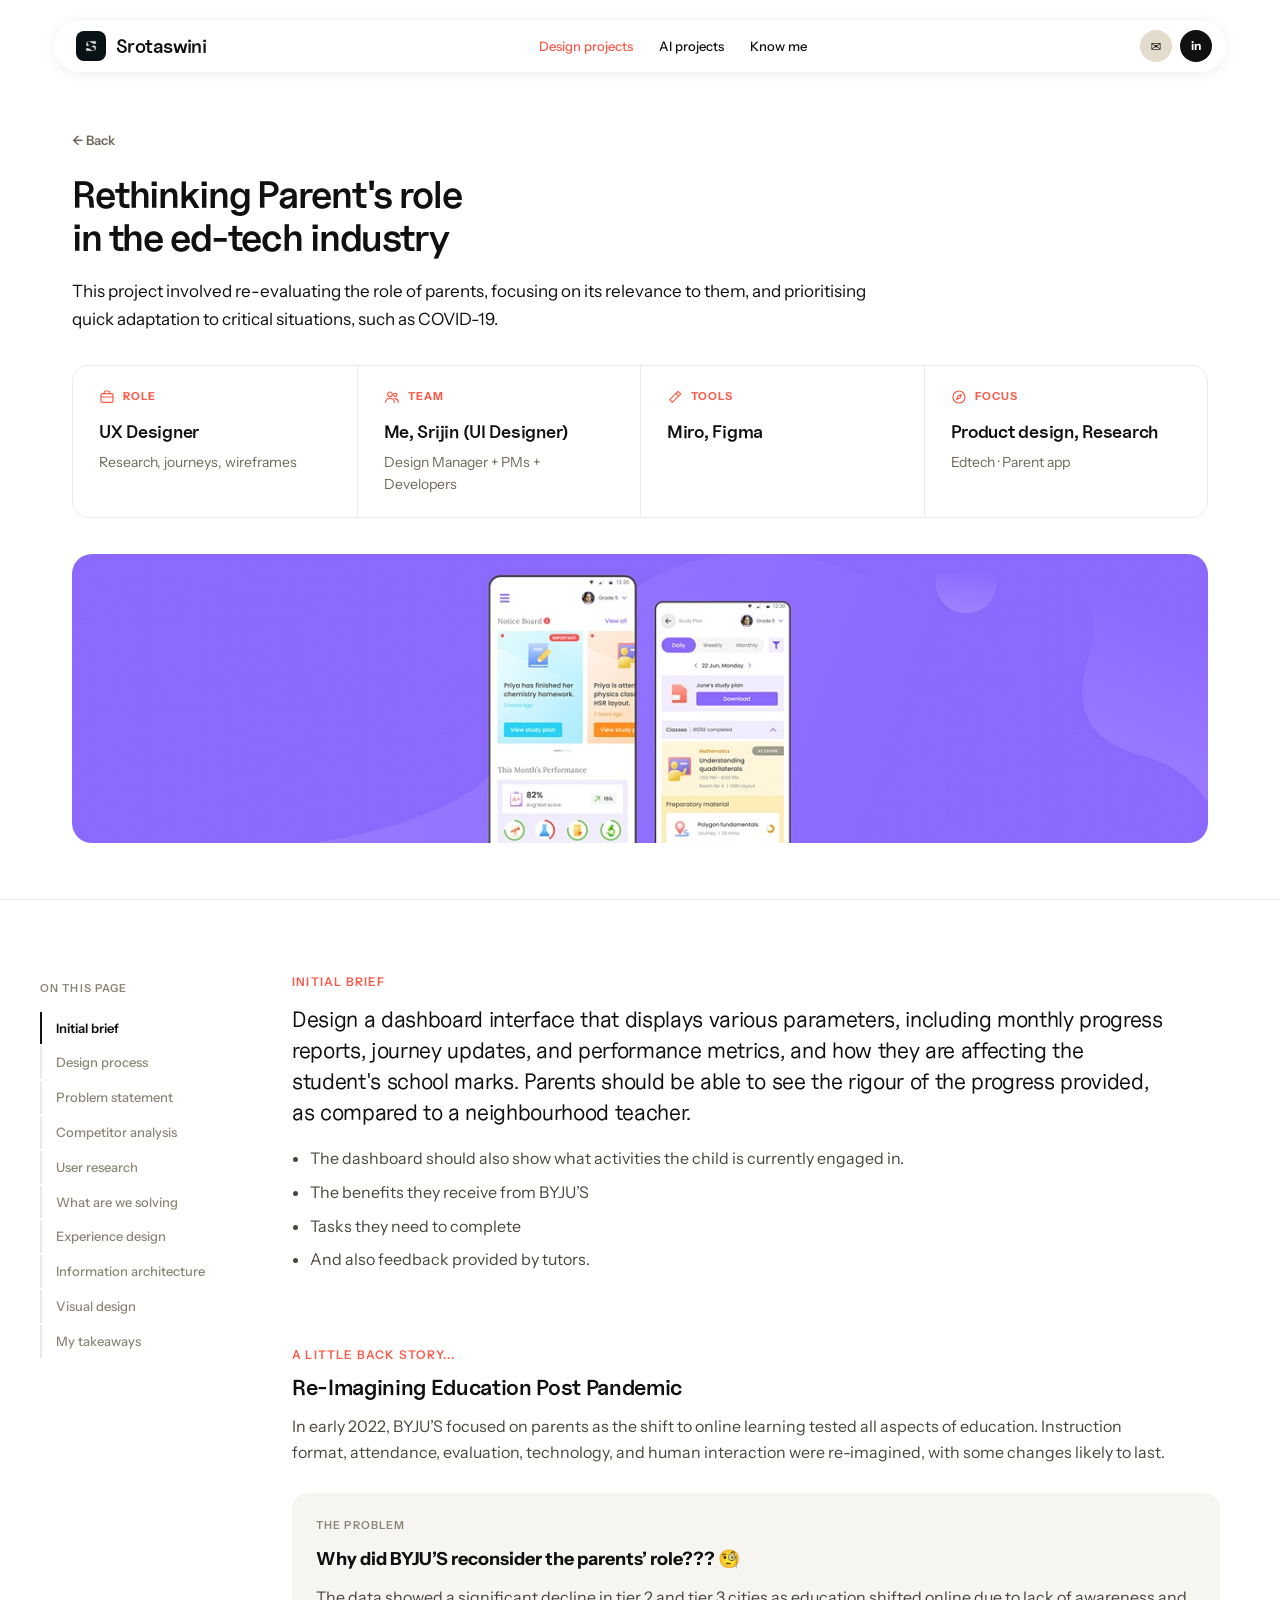
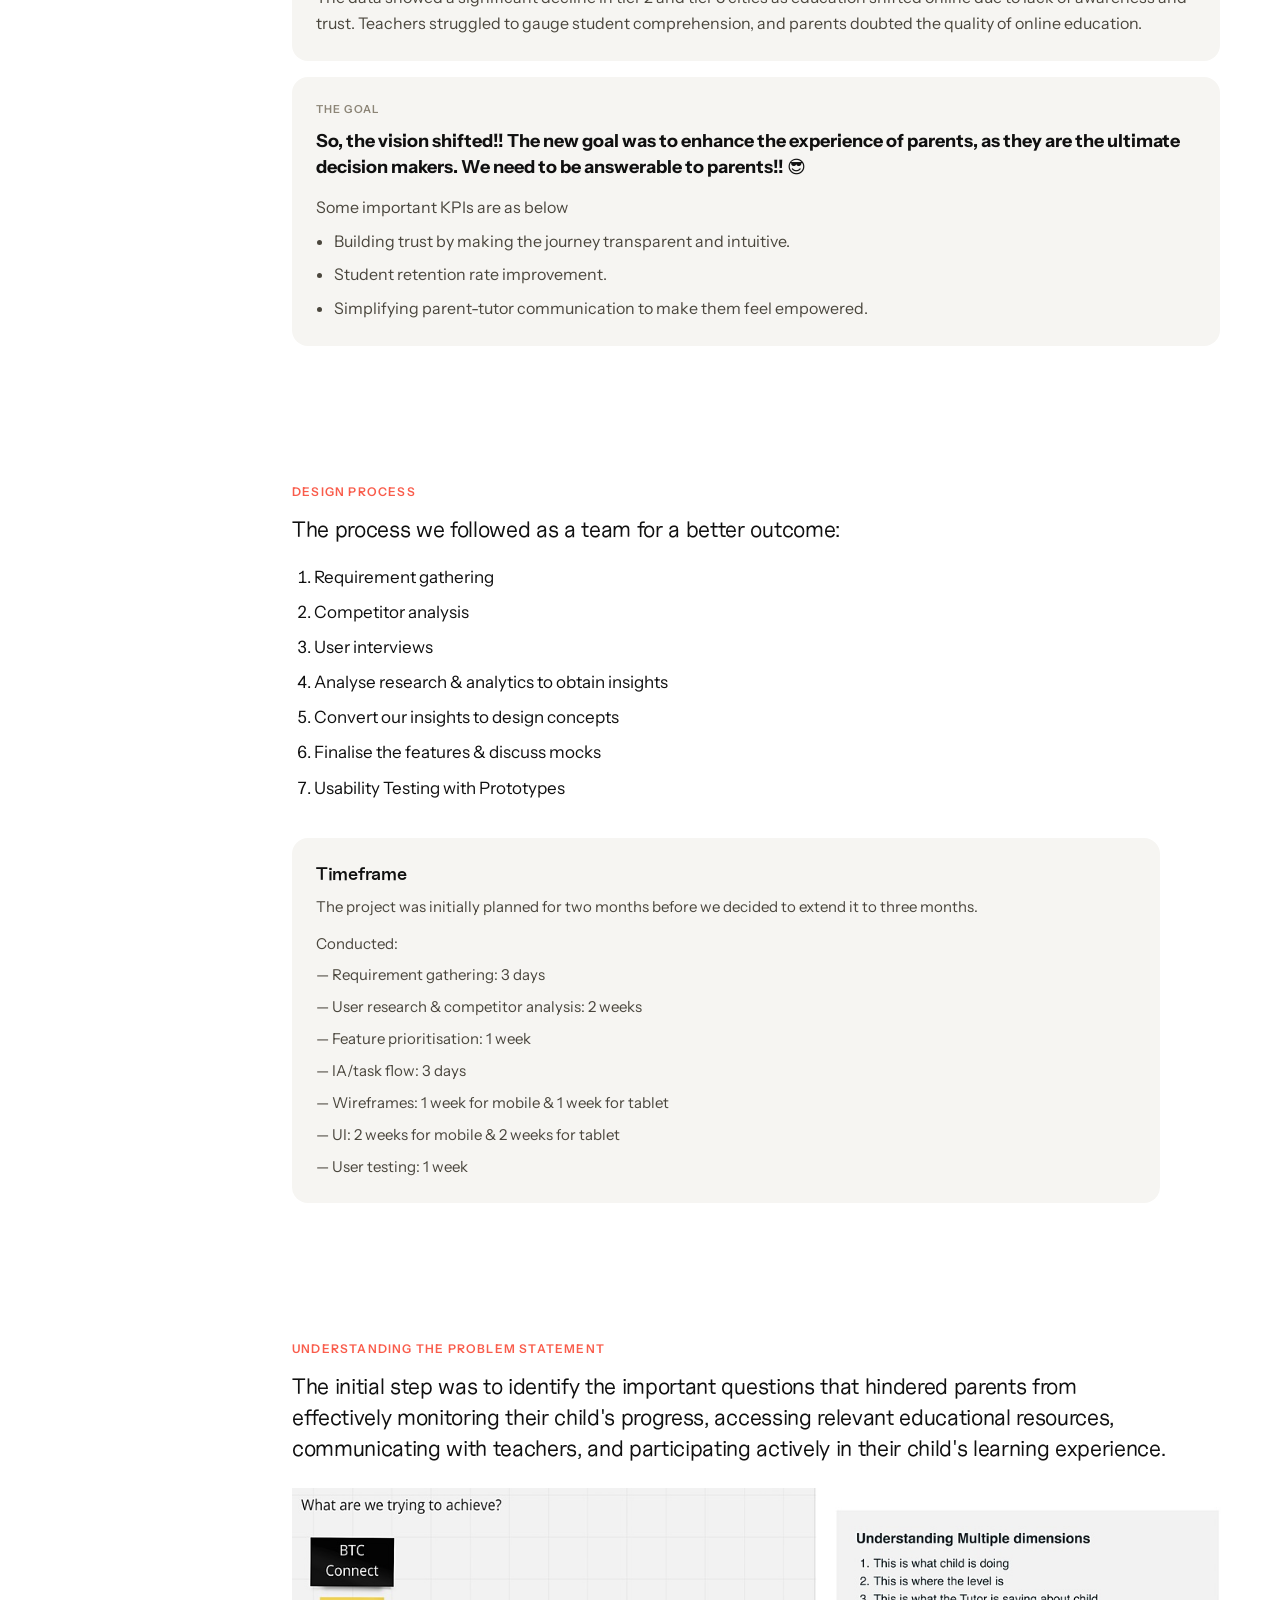
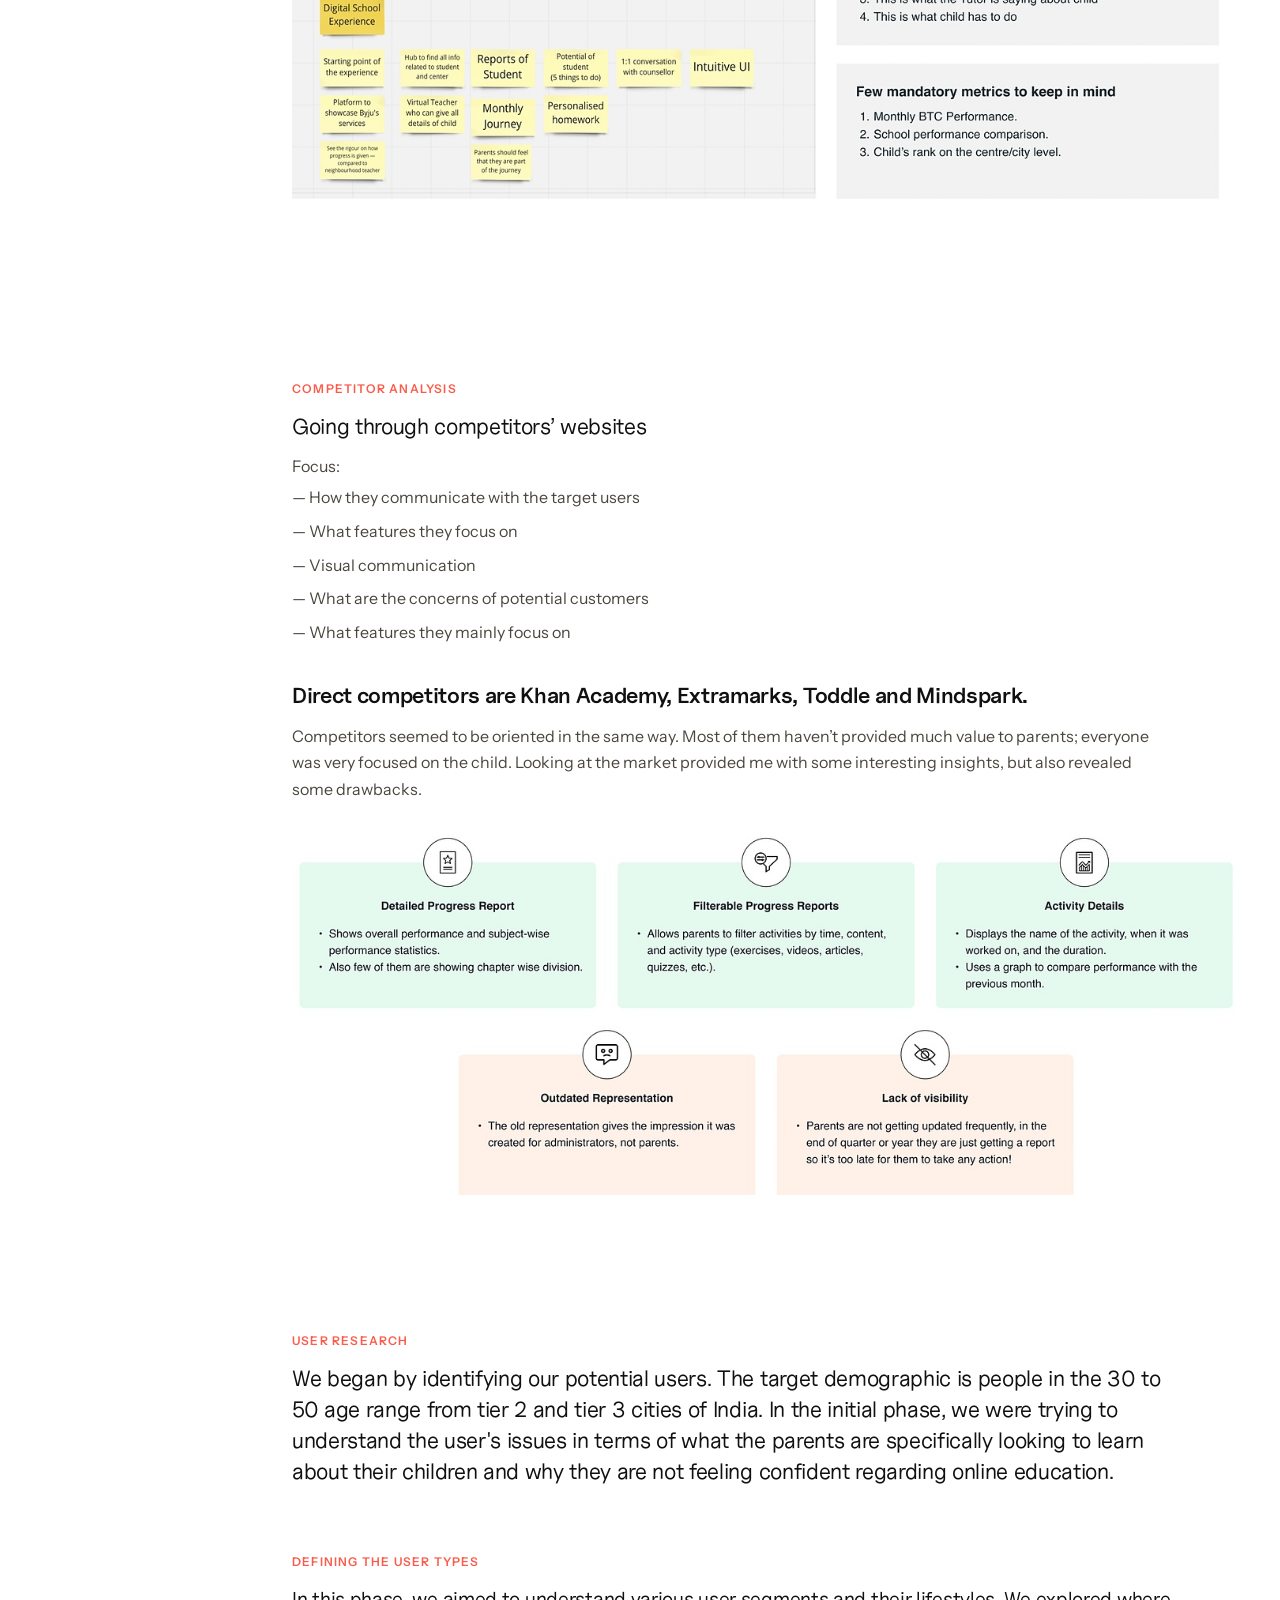
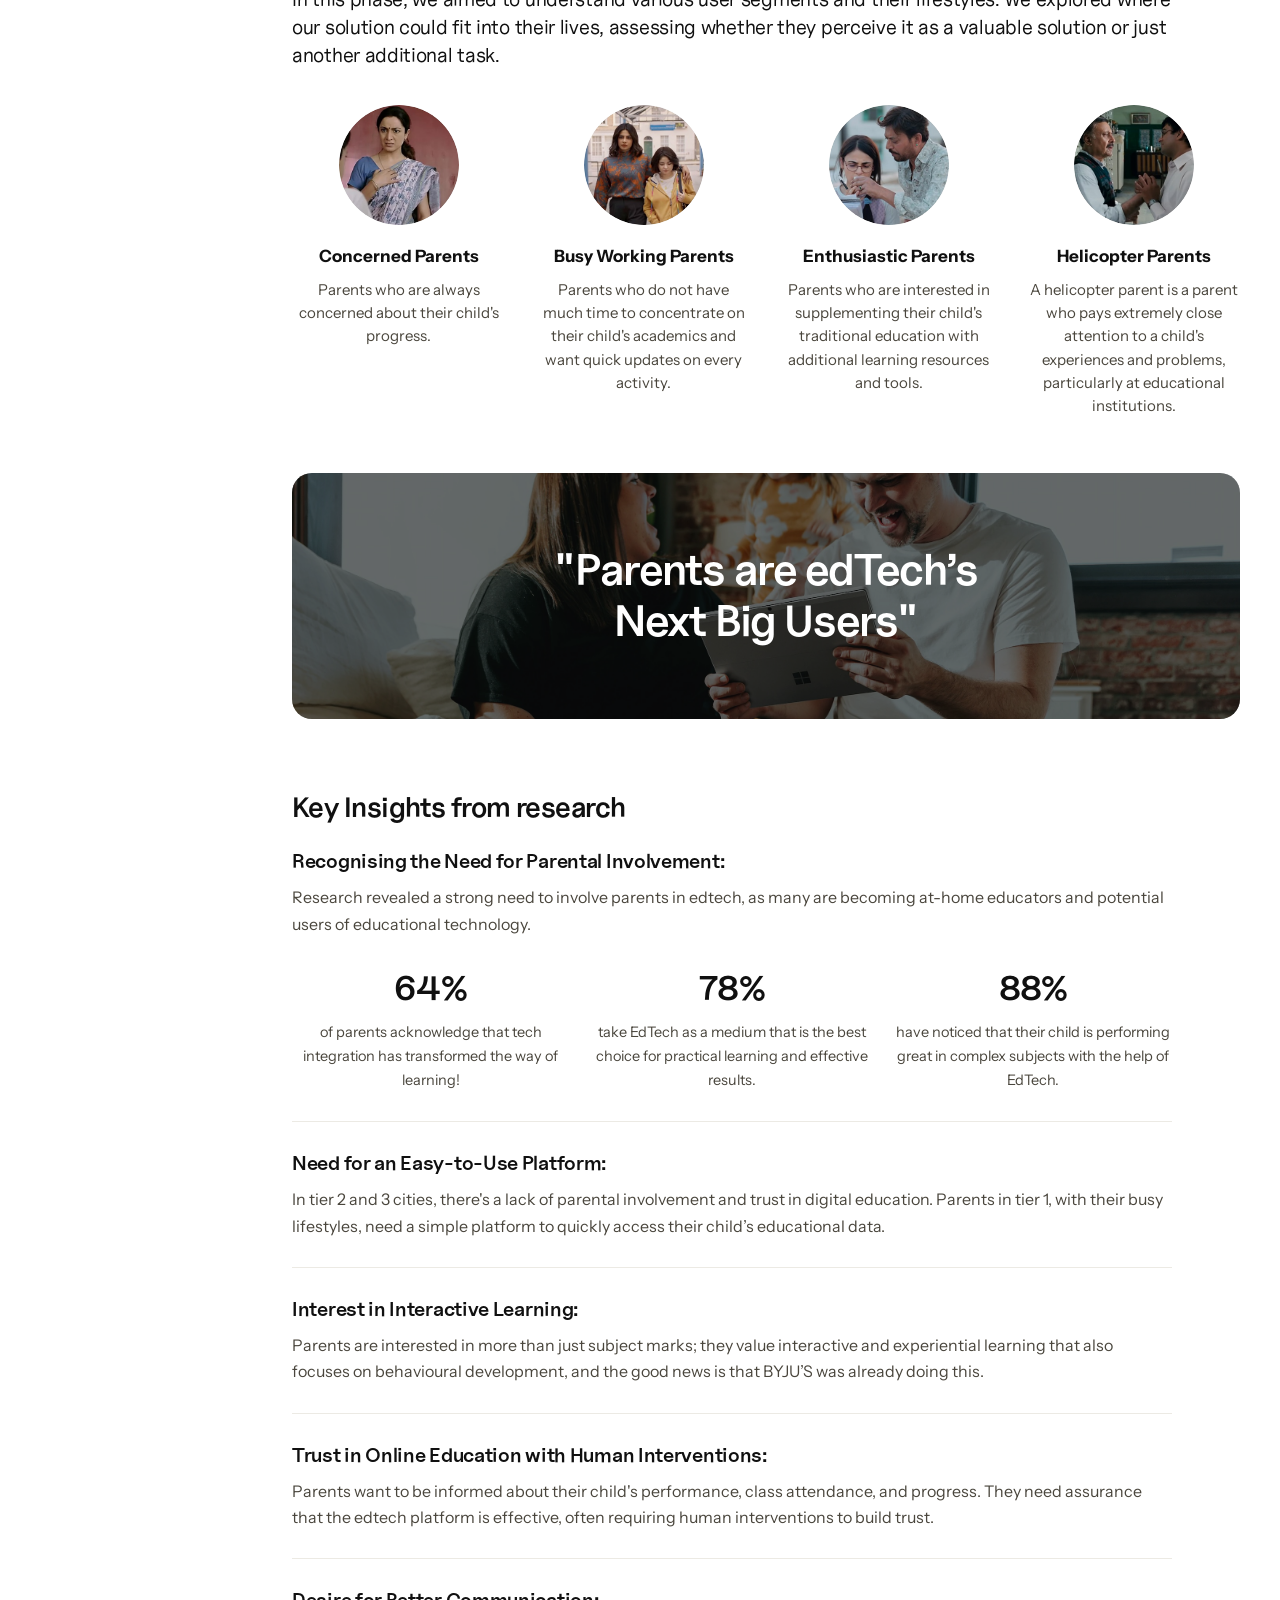
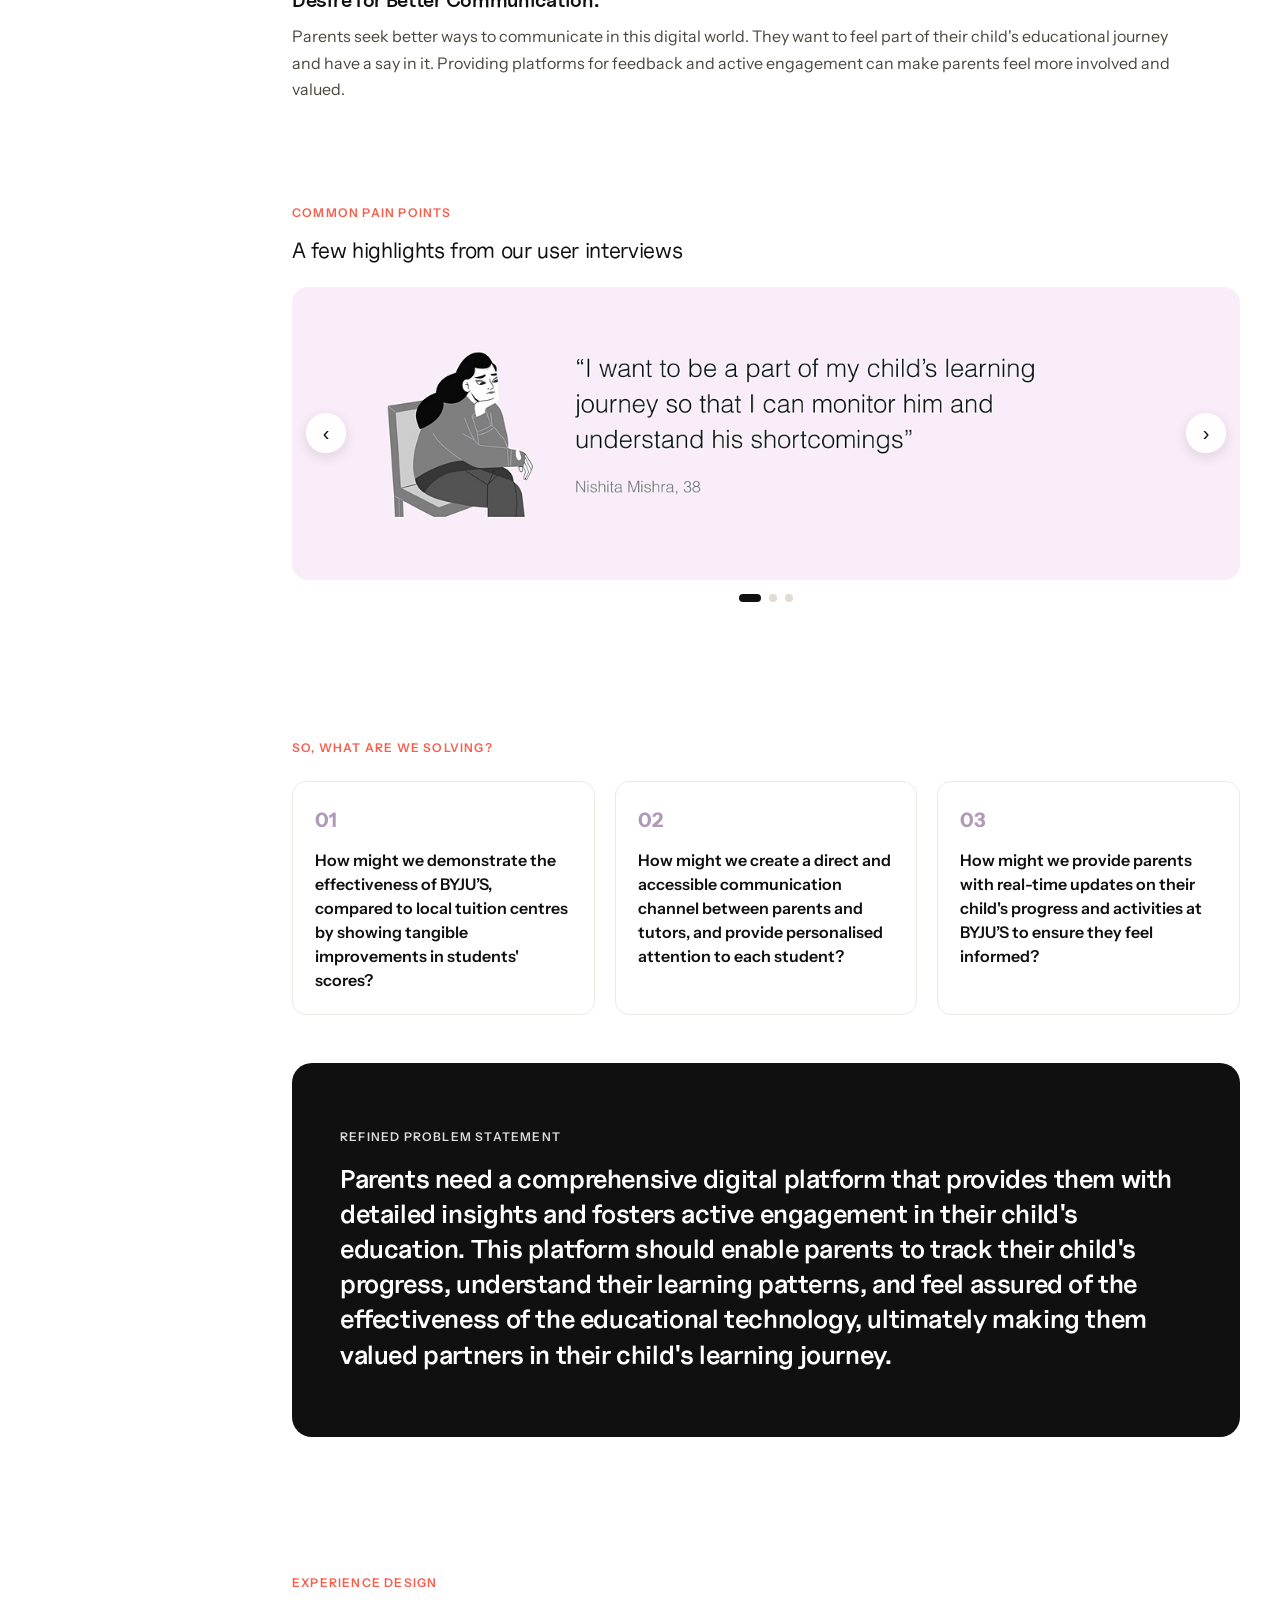
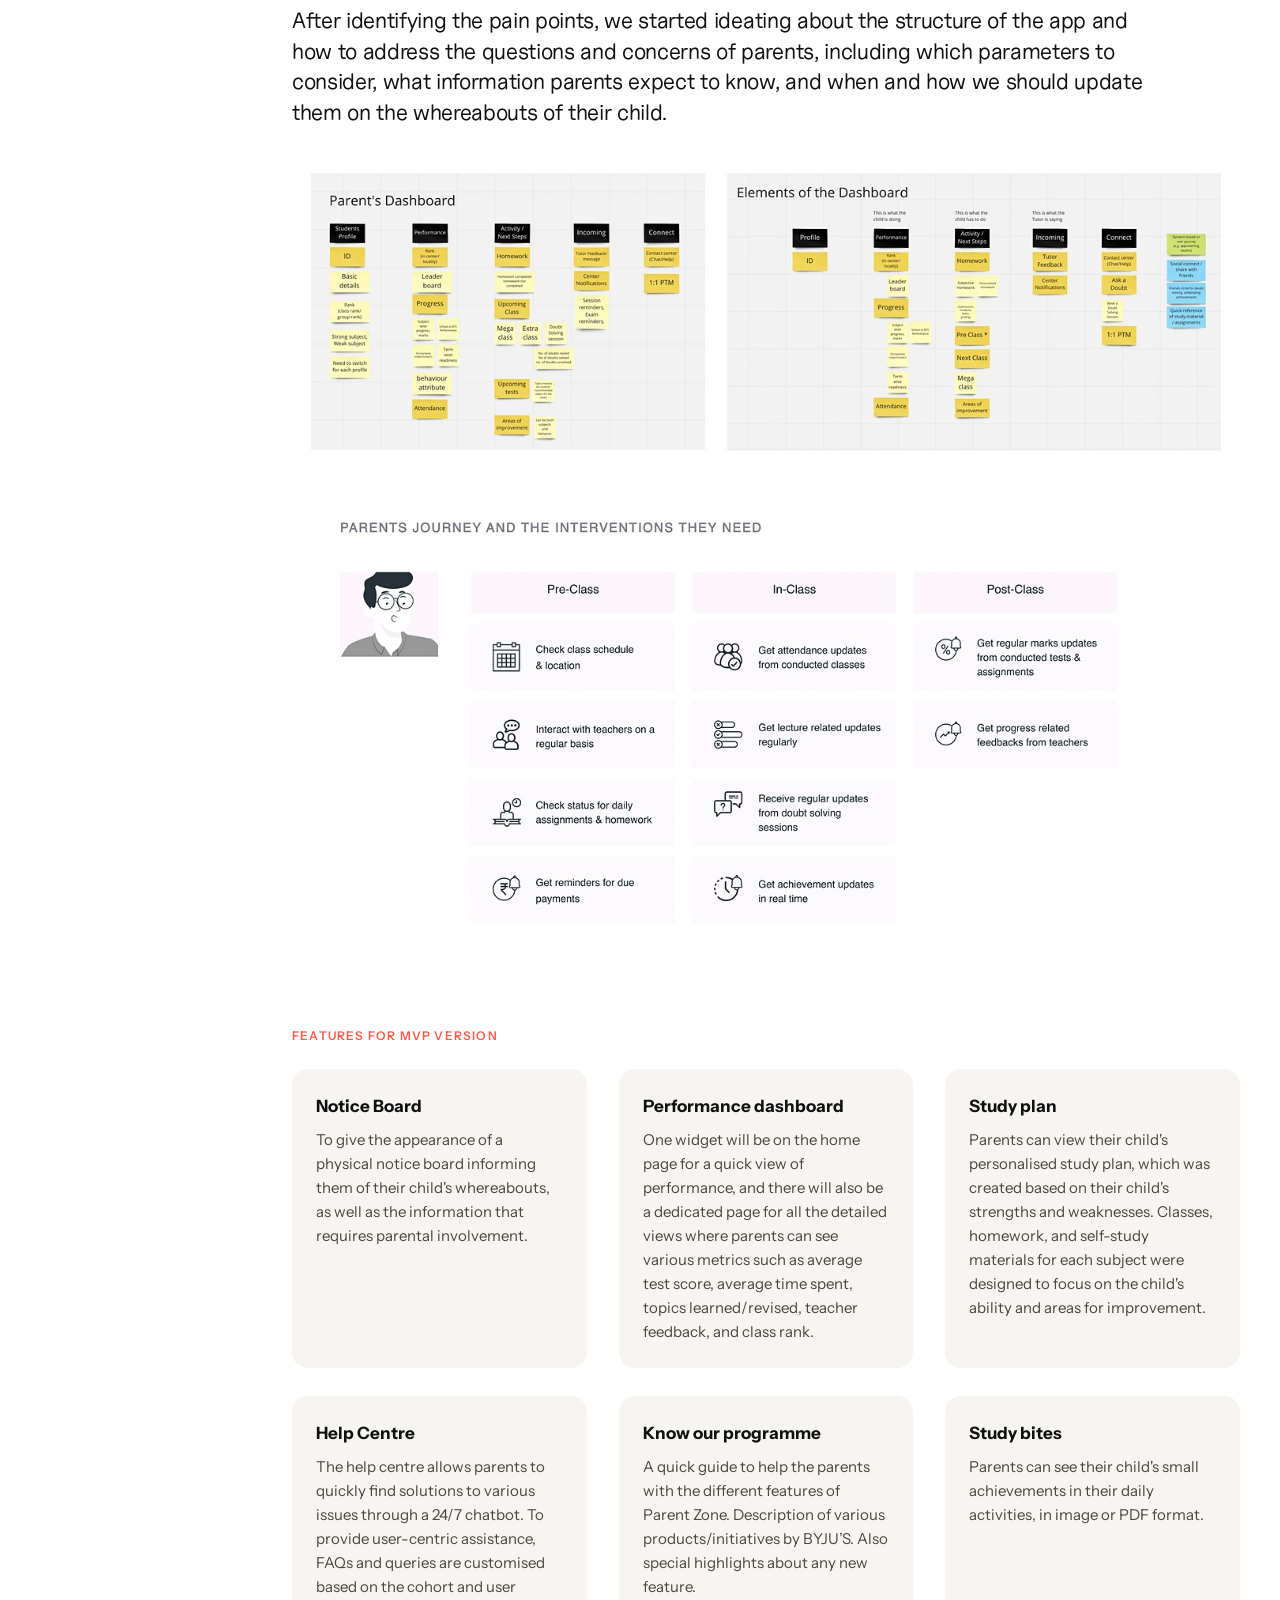
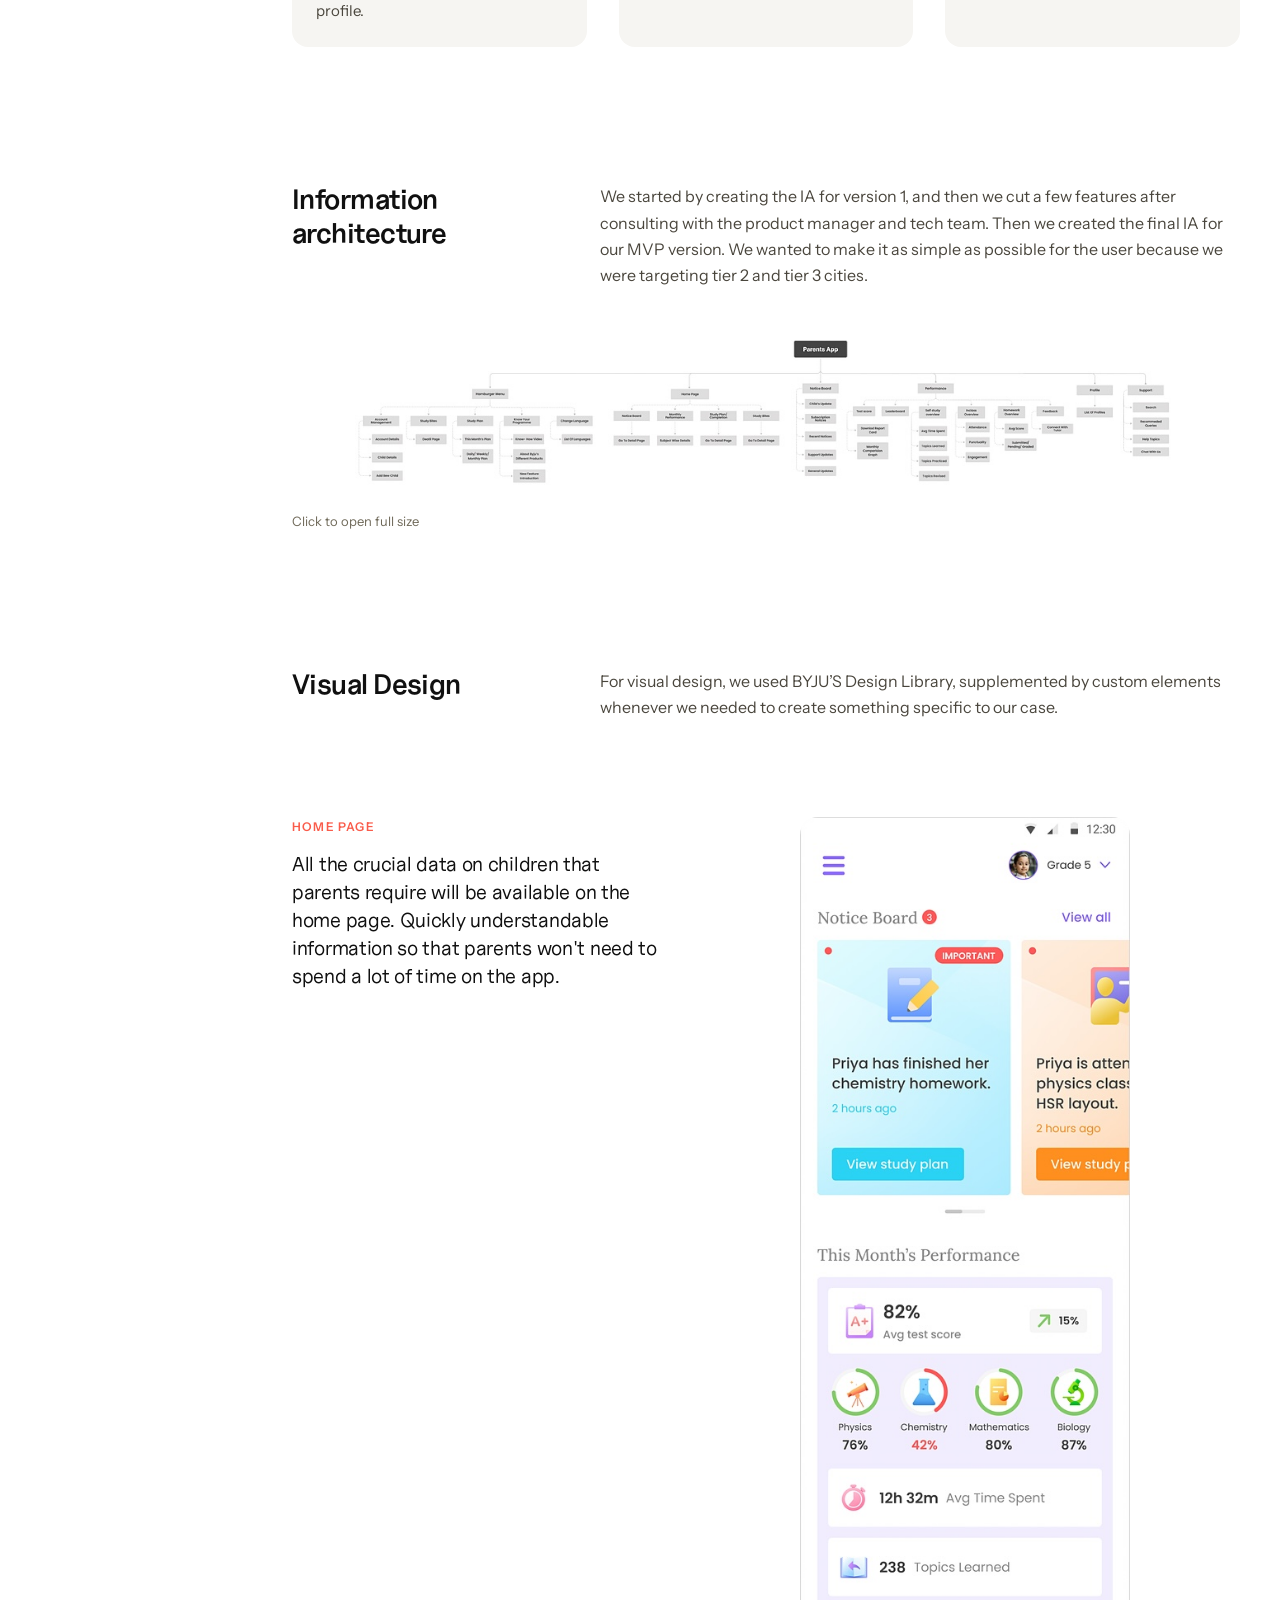
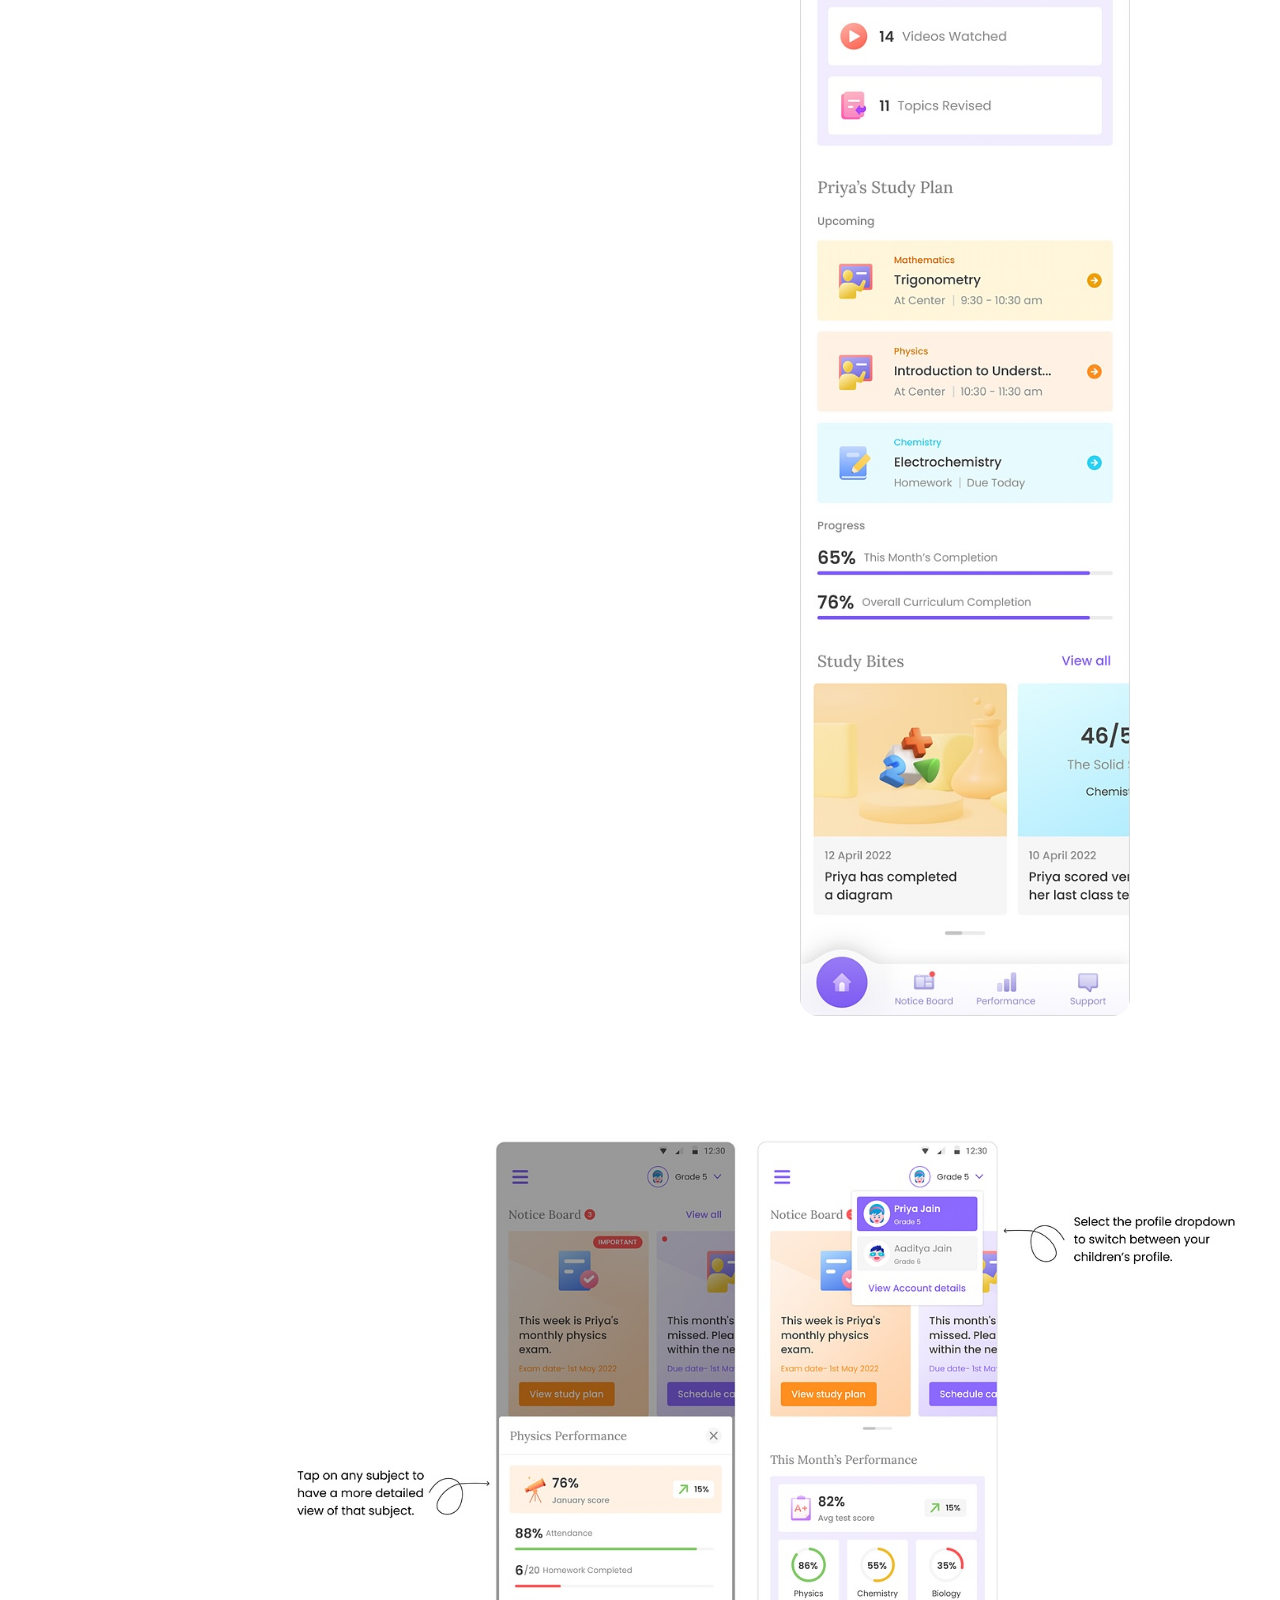
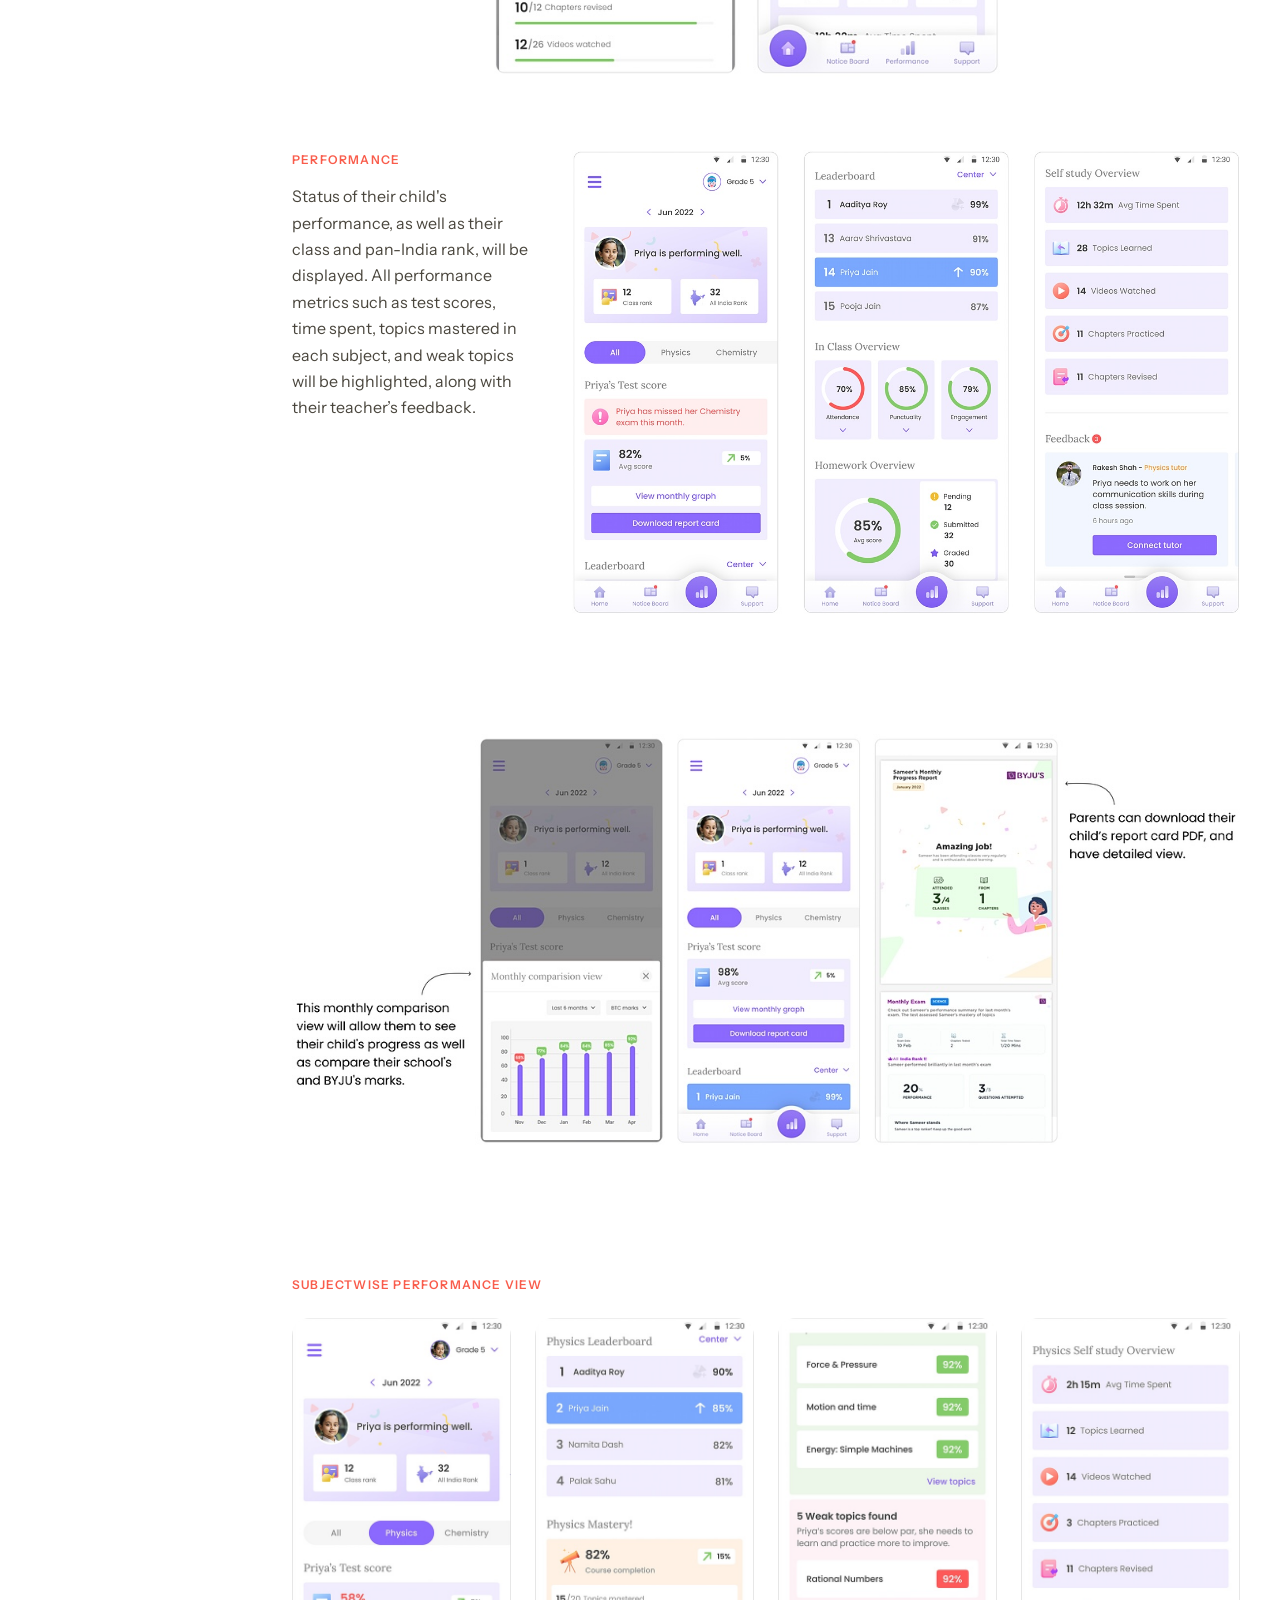
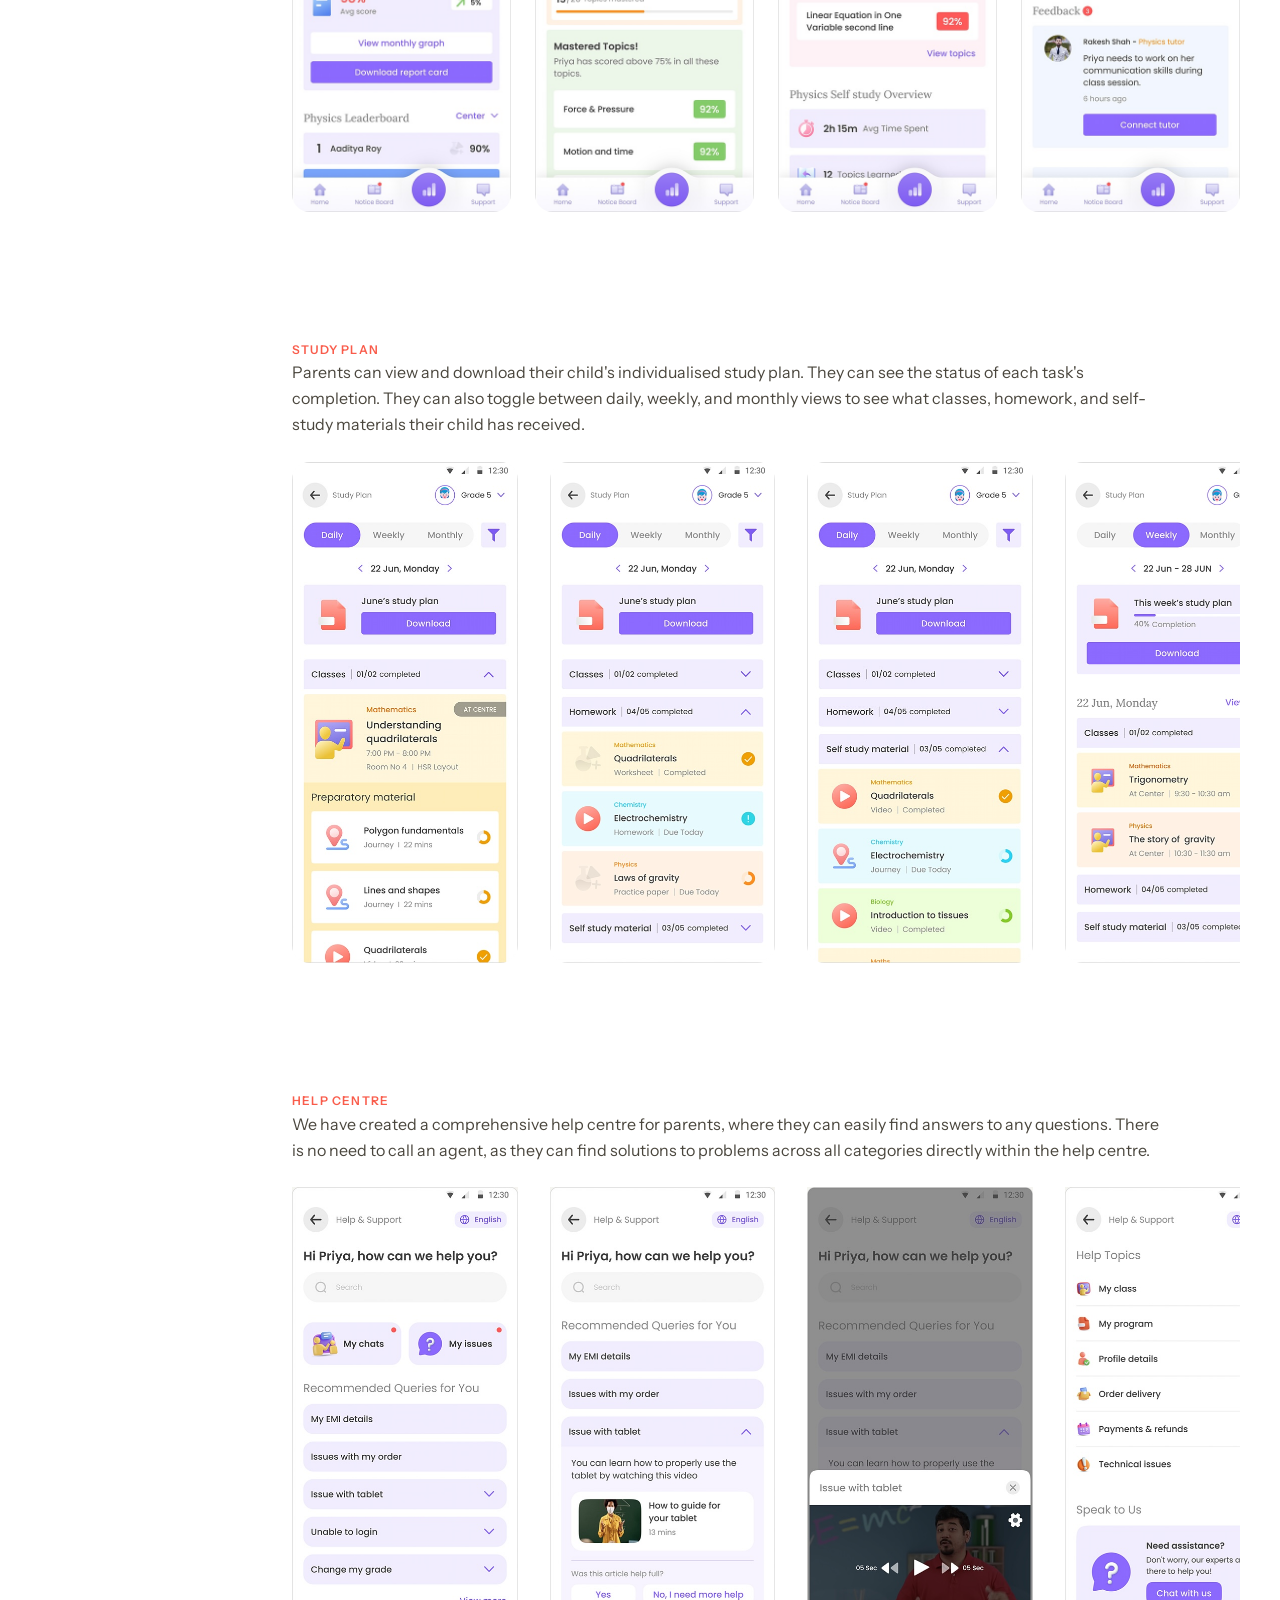
<file: rethinking-parents-role-in-ed-tech.html>
<!DOCTYPE html>
<html lang="en">
<head>
<meta charset="utf-8">
<meta name="viewport" content="width=device-width, initial-scale=1">
<title>Rethinking Parent's role in the ed-tech industry — Srotaswini</title>
<link rel="stylesheet" href="./site.css?v=20261013m">
<link rel="preconnect" href="https://fonts.googleapis.com" />
<link rel="preconnect" href="https://fonts.gstatic.com" crossorigin="" />
<link href="https://fonts.googleapis.com/css2?family=Instrument+Sans:wght@400;500;600;700&amp;display=swap" rel="stylesheet" />
<style>
  html { scroll-behavior: smooth; }
  body { margin: 0; background: #FFFFFF; -webkit-font-smoothing: antialiased; }
  a { color: inherit; text-decoration: none; }
  a:hover { color: #F95C4B; }
  .ed-band { position: relative; border-radius: 20px; overflow: hidden; color: #FFFFFF; padding: 72px 48px; }
  .ed-band img { position: absolute; inset: 0; width: 100%; height: 100%; object-fit: cover; }
  .ed-band::after { content: ""; position: absolute; inset: 0; background: rgba(16,16,16,.45); }
  .ed-band > div { position: relative; z-index: 1; }
  .ed-quote { font-family: 'Uncut Sans', 'Instrument Sans', sans-serif; font-size: 44px; line-height: 1.15; letter-spacing: -.025em; font-weight: 600; text-align: center; margin: 0; }
  .ed-hmw { display: grid; grid-template-columns: repeat(3, minmax(0, 1fr)); gap: 20px; }
  .ed-hmw > div { border: 1px solid #ECEAE4; border-radius: 14px; padding: 22px; }
  .ed-hmw .n { font-size: 20px; font-weight: 700; color: #B199B8; margin-bottom: 12px; }
  .ed-hmw p { font-size: 16px; font-weight: 600; line-height: 1.5; margin: 0; color: #101010; }
  .ed-feats { display: grid; grid-template-columns: repeat(3, minmax(0, 1fr)); gap: 28px 32px; margin-top: 24px; }
  .ed-feats h4 { font-size: 17px; font-weight: 700; margin: 0 0 8px; }
  .ed-feats p { font-size: 15px; line-height: 1.6; color: #4a463d; margin: 0; }
  .ed-row2 { display: grid; grid-template-columns: 1fr 1fr; gap: 24px; margin-top: 24px; }
  .ed-row2 img { display: block; width: 100%; height: auto; }
  .ed-side { display: grid; grid-template-columns: minmax(0, 1fr) 320px; gap: 48px; align-items: start; margin-top: 24px; }
  .ed-scroll { position: relative; height: 560px; overflow-y: auto; border: 1px solid #ECEAE4; border-radius: 16px; background: #FFFFFF; scrollbar-width: thin; scrollbar-color: #D9D5CC transparent; }
  .ed-scroll img { display: block; width: 100%; height: auto; }
  .ed-scroll-hint { position: sticky; bottom: 0; text-align: center; font-size: 12px; font-weight: 600; color: #6f6959; padding: 26px 0 10px; background: linear-gradient(rgba(255,255,255,0), #FFFFFF 55%); pointer-events: none; }
  .ed-car-view { position: relative; overflow: hidden; border-radius: 16px; }
  .ed-car-track { display: flex; transition: transform .6s cubic-bezier(.22,.7,.2,1); }
  .ed-car-track img { flex: 0 0 100%; width: 100%; height: auto; display: block; }
  .ed-car-btn { position: absolute; top: 50%; transform: translateY(-50%); width: 40px; height: 40px; border-radius: 999px; border: none; background: rgba(255,255,255,.92); color: #101010; font-size: 20px; cursor: pointer; box-shadow: 0 4px 14px rgba(16,16,16,.12); }
  .ed-car-prev { left: 14px; } .ed-car-next { right: 14px; }
  .ed-car-dots { display: flex; justify-content: center; gap: 8px; margin-top: 14px; }
  .ed-car-dots button { width: 8px; height: 8px; border-radius: 999px; border: none; padding: 0; cursor: pointer; background: #E3DBCC; transition: width .25s ease, background .25s ease; }
  .ed-car-dots button.is-on { width: 22px; background: #101010; }
  @media (prefers-reduced-motion: reduce) { .ed-car-track { transition: none; } }
  .ed-phone { display: block; width: 100%; height: auto; }
  .ed-phones { display: grid; gap: 24px; align-items: center; }
  .ed-phones-2 { grid-template-columns: minmax(0, 1fr) 280px 280px minmax(0, 1fr); }
  .ed-phones-3 { grid-template-columns: repeat(3, minmax(0, 300px)); justify-content: center; }
  .ed-phones-3n { grid-template-columns: minmax(0, 1fr) 240px 240px 240px minmax(0, 1fr); }
  .ed-note { font-size: 15px; line-height: 1.55; color: #101010; margin: 0; }
  .ed-note-r { text-align: right; }
  @media (max-width: 1000px) { .ed-phones-2, .ed-phones-3n { grid-template-columns: 1fr 1fr; } .ed-phones-2 .ed-note, .ed-phones-3n .ed-note { grid-column: 1 / -1; text-align: left; } }
  @media (max-width: 600px) { .ed-phones-2, .ed-phones-3, .ed-phones-3n { grid-template-columns: 1fr; } }
  .ed-personas { display: grid; grid-template-columns: repeat(4, minmax(0, 1fr)); gap: 32px; margin-top: 36px; text-align: center; }
  .ed-persona img { display: block; width: 120px; height: 120px; border-radius: 50%; object-fit: cover; margin: 0 auto 18px; }
  .ed-persona h4 { font-size: 17px; font-weight: 700; margin: 0 0 8px; }
  .ed-persona p { font-size: 15px; line-height: 1.55; color: #4a463d; margin: 0; }
  @media (max-width: 900px) { .ed-personas { grid-template-columns: 1fr 1fr; } }
  @media (max-width: 600px) { .ed-personas { grid-template-columns: 1fr; gap: 28px; } .ed-persona img { width: 96px; height: 96px; } }
  .ed-phones-4 { grid-template-columns: repeat(4, minmax(0, 1fr)); align-items: start; }
  .ed-perf { display: grid; grid-template-columns: 240px minmax(0, 1fr); gap: 40px; align-items: start; }
  .ed-perf-phones { display: block; }
  @media (max-width: 900px) { .ed-perf { grid-template-columns: 1fr; } }
  .ed-arrow { display: block; width: 110px; height: 55px; color: #101010; margin: 10px 0 0; }
  .ed-note-r .ed-arrow { margin-left: auto; }
  .ed-note .ed-arrow:first-child { margin: 0 0 10px; }
  .ed-arrow-u { width: 48px; height: 56px; margin: 0 0 8px; transform: scaleY(-1); }
  .ed-feats-cards > div { background: #F6F5F2; border-radius: 16px; padding: 24px; }
  .ed-band-solid { background: #101010; }
  .ed-band-solid::after { display: none; }
  .ed-car-slide { flex: 0 0 100%; display: grid; grid-template-columns: repeat(3, minmax(0, 1fr)); gap: 16px; padding: 0 56px; box-sizing: border-box; }
  .ed-car-phones .ed-car-view { border-radius: 0; }
  @media (max-width: 600px) { .ed-car-slide { grid-template-columns: 1fr; } }
  .ed-annot { display: grid; grid-template-columns: minmax(0, 1fr) 250px 250px minmax(0, 1fr); gap: 20px; align-items: center; }
  .ed-annot-3 { grid-template-columns: minmax(0, 1fr) 200px 200px 200px minmax(0, 1fr); }
  .ed-annot-phone img { display: block; width: 100%; height: auto; }
  .ed-annot-note p { font-size: 15px; line-height: 1.55; color: #101010; margin: 0; }
  .ed-annot-left { text-align: right; align-self: center; }
  .ed-annot-left .ed-arrow { margin: 8px 0 0 auto; }
  .ed-annot-right { text-align: left; }
  .ed-annot-right .ed-arrow { margin: 0 0 8px 0; }
  .ed-annot-left { padding-bottom: 38%; }
  .ed-annot .ed-annot-right { padding-bottom: 52%; }
  .ed-annot-3 .ed-annot-left, .ed-annot-3 .ed-annot-right { padding-bottom: 0; }
  @media (max-width: 1000px) { .ed-annot, .ed-annot-3 { grid-template-columns: 1fr 1fr; } .ed-annot-note { grid-column: 1 / -1; text-align: left; padding: 0 !important; } .ed-annot-note .ed-arrow { display: none; } }
  .ed-phone, .ed-annot-phone img, .ed-car-slide img, .ed-side > img { background: #F6F5F2; border-radius: 18px; }
  .ed-insights { max-width: 880px; }
  .ed-insight { padding: 28px 0; border-top: 1px solid #ECEAE4; }
  .ed-insight:first-child { border-top: none; padding-top: 0; }
  .ed-insight h4 { font-family: 'Uncut Sans', 'Instrument Sans', sans-serif; font-size: 20px; font-weight: 600; letter-spacing: -.015em; line-height: 1.3; margin: 0 0 10px; }
  .ed-insight p { font-size: 16px; line-height: 1.65; color: #4a463d; margin: 0; }
  .ed-stats { display: grid; grid-template-columns: repeat(3, minmax(0, 1fr)); gap: 24px; margin-top: 24px; text-align: center; }
  .ed-stats .n { font-family: 'Uncut Sans', 'Instrument Sans', sans-serif; font-size: 34px; font-weight: 600; letter-spacing: -.02em; color: #101010; margin-bottom: 6px; }
  .ed-stats p { font-size: 14.5px; }
  @media (max-width: 700px) { .ed-stats { grid-template-columns: 1fr; } }
  .ed-marquee { overflow: hidden; }
  .ed-m-track { display: flex; gap: 32px; width: max-content; animation: ed-m 42s linear infinite; }
  .ed-marquee:hover .ed-m-track { animation-play-state: paused; }
  .ed-m-item { flex: 0 0 auto; width: calc((950px - 48px) / 4); max-width: 226px; }
  .ed-m-item img { display: block; width: 100%; height: auto; }
  @keyframes ed-m { from { transform: translateX(0); } to { transform: translateX(calc(-50% - 16px)); } }
  @media (prefers-reduced-motion: reduce) { .ed-m-track { animation: none; } }
  @media (max-width: 900px) { .ed-m-item { width: 40vw; } }
  .ed-home-text { position: sticky; top: 120px; }
  @media (max-width: 900px) { .ed-home-text { position: static; } }
  .ed-take h4 { font-size: 18px; font-weight: 700; margin: 0 0 10px; }
  .ed-take p { font-size: 16px; line-height: 1.65; color: #4a463d; margin: 0 0 28px; }
  @media (max-width: 900px) { .ed-hmw, .ed-feats, .ed-row2, .ed-side { grid-template-columns: 1fr; } .ed-quote { font-size: 32px; } }
</style>
</head>
<body>
<div class="cs" style="font-family: 'Instrument Sans', system-ui, sans-serif; color: #101010; background: #FFFFFF; overflow-x: clip; font-size: 15px; line-height: 1.6">

  <div style="background: #FFFFFF; padding: 20px 32px 56px; border-bottom: 1px solid #ECEAE4">
    <nav style="max-width: 1136px; margin: 0 auto; background: #FFFFFF; border-radius: 999px; padding: 10px 14px 10px 22px; display: flex; align-items: center; justify-content: space-between; box-shadow: 0 2px 14px rgba(16,16,16,.07)">
      <a href="./" style="display: flex; align-items: center; gap: 10px">
        <img src="./logo.jpg" alt="Srotaswini" style="width: 30px; height: 30px; border-radius: 8px; object-fit: cover; display: block" />
        <span style="font-family: 'Uncut Sans', 'Instrument Sans', sans-serif; font-size: 19px; letter-spacing: -.03em; font-weight: 600">Srotaswini</span>
      </a>
      <div style="display: flex; align-items: center; gap: 26px; font-size: 13px; font-weight: 500">
        <a href="./#works" style="color: #F95C4B">Design projects</a>
        <a href="./#works">AI projects</a>
        <a href="./about.html">Know me</a>
      </div>
      <div style="display: flex; align-items: center; gap: 8px">
        <a href="mailto:srotaswini.payal@gmail.com" title="Email" style="width: 32px; height: 32px; border-radius: 999px; background: #E3DBCC; display: grid; place-items: center; font-size: 13px">✉</a>
        <a href="https://www.linkedin.com/in/srotaswini-sahoo-5a0549163/" title="LinkedIn" class="hv-orange" style="width: 32px; height: 32px; border-radius: 999px; background: #101010; color: #FFFFFF; display: grid; place-items: center; font-size: 12px; font-weight: 700">in</a>
        <button type="button" class="m-menu-btn" aria-label="Open menu" aria-expanded="false"><svg viewBox="0 0 24 24" width="18" height="18" fill="none" stroke="currentColor" stroke-width="2" stroke-linecap="round"><path d="M4 7h16M4 12h16M4 17h16"/></svg></button>
      </div>
    </nav>

    <div style="max-width: 1136px; margin: 56px auto 0">
      <a href="./#works" style="font-size: 13px; font-weight: 600; color: #6f6959">← Back</a>
      <h1 style="font-family: 'Uncut Sans', 'Instrument Sans', sans-serif; font-size: 38px; line-height: 1.12; letter-spacing: -.03em; margin: 22px 0 0; font-weight: 600; max-width: 760px; text-wrap: balance">Rethinking Parent's role in the ed-tech industry</h1>
      <p class="cs-lead" style="margin-top: 18px">This project involved re-evaluating the role of parents, focusing on its relevance to them, and prioritising quick adaptation to critical situations, such as COVID-19.</p>
      <div class="cs-meta" style="margin-top: 32px"><div class="cs-meta-cell"><div class="cs-meta-label"><svg viewBox="0 0 24 24" fill="none" stroke="currentColor" stroke-width="1.8" stroke-linecap="round" stroke-linejoin="round"><rect x="3" y="7" width="18" height="13" rx="2"/><path d="M8 7V5a2 2 0 0 1 2-2h4a2 2 0 0 1 2 2v2"/><path d="M3 12h18"/></svg>Role</div><div class="cs-meta-value">UX Designer</div><div class="cs-meta-sub">Research, journeys, wireframes</div></div><div class="cs-meta-cell"><div class="cs-meta-label"><svg viewBox="0 0 24 24" fill="none" stroke="currentColor" stroke-width="1.8" stroke-linecap="round" stroke-linejoin="round"><circle cx="9" cy="8" r="3.5"/><path d="M2.5 20c0-3.5 2.9-6 6.5-6s6.5 2.5 6.5 6"/><circle cx="17" cy="9" r="2.5"/><path d="M16 14.5c3 0 5.5 2.2 5.5 5.5"/></svg>Team</div><div class="cs-meta-value">Me, Srijin (UI Designer)</div><div class="cs-meta-sub">Design Manager + PMs + Developers</div></div><div class="cs-meta-cell"><div class="cs-meta-label"><svg viewBox="0 0 24 24" fill="none" stroke="currentColor" stroke-width="1.8" stroke-linecap="round" stroke-linejoin="round"><path d="M14.5 5.5a3 3 0 0 0 4 4l2-2-4-4-2 2z"/><path d="M13 7 4 16l4 4 9-9"/></svg>Tools</div><div class="cs-meta-value">Miro, Figma</div></div><div class="cs-meta-cell"><div class="cs-meta-label"><svg viewBox="0 0 24 24" fill="none" stroke="currentColor" stroke-width="1.8" stroke-linecap="round" stroke-linejoin="round"><circle cx="12" cy="12" r="9"/><path d="m15.5 8.5-2 5-5 2 2-5z"/></svg>Focus</div><div class="cs-meta-value">Product design, Research</div><div class="cs-meta-sub">Edtech · Parent app</div></div></div>
      <img src="./edtech-cover-2400.jpg" srcset="./edtech-cover-1200.jpg 1200w, ./edtech-cover-2400.jpg 2400w" sizes="(max-width: 1200px) 100vw, 1136px" decoding="async" alt="BYJU’S Parent Zone app: notice board and study plan screens on two phones" style="width: 100%; height: auto; border-radius: 20px; margin-top: 36px; display: block" />
      
    </div>
  </div>

<div style="max-width: 1200px; margin: 0 auto; padding: 0 32px; display: grid; grid-template-columns: 180px minmax(0, 1fr); gap: 72px">
    <aside style="position: sticky; top: 0; align-self: start; padding: 80px 0 32px; display: flex; flex-direction: column; gap: 2px; font-size: 13px; max-height: 100vh; overflow-y: auto; box-sizing: border-box">
      <div style="font-size: 11px; font-weight: 600; letter-spacing: .1em; text-transform: uppercase; color: #8c8577; margin-bottom: 12px">On this page</div>
      <a href="#brief" style="padding: 6px 0 6px 14px; border-left: 2px solid #101010; color: #101010; font-weight: 600; transition: color .15s, border-color .15s">Initial brief</a>
      <a href="#process" style="padding: 6px 0 6px 14px; border-left: 2px solid #ECEAE4; color: #8c8577; font-weight: 500; transition: color .15s, border-color .15s">Design process</a>
      <a href="#problem" style="padding: 6px 0 6px 14px; border-left: 2px solid #ECEAE4; color: #8c8577; font-weight: 500; transition: color .15s, border-color .15s">Problem statement</a>
      <a href="#competitors" style="padding: 6px 0 6px 14px; border-left: 2px solid #ECEAE4; color: #8c8577; font-weight: 500; transition: color .15s, border-color .15s">Competitor analysis</a>
      <a href="#research" style="padding: 6px 0 6px 14px; border-left: 2px solid #ECEAE4; color: #8c8577; font-weight: 500; transition: color .15s, border-color .15s">User research</a>
      <a href="#solving" style="padding: 6px 0 6px 14px; border-left: 2px solid #ECEAE4; color: #8c8577; font-weight: 500; transition: color .15s, border-color .15s">What are we solving</a>
      <a href="#experience" style="padding: 6px 0 6px 14px; border-left: 2px solid #ECEAE4; color: #8c8577; font-weight: 500; transition: color .15s, border-color .15s">Experience design</a>
      <a href="#ia" style="padding: 6px 0 6px 14px; border-left: 2px solid #ECEAE4; color: #8c8577; font-weight: 500; transition: color .15s, border-color .15s">Information architecture</a>
      <a href="#visual" style="padding: 6px 0 6px 14px; border-left: 2px solid #ECEAE4; color: #8c8577; font-weight: 500; transition: color .15s, border-color .15s">Visual design</a>
      <a href="#takeaways" style="padding: 6px 0 6px 14px; border-left: 2px solid #ECEAE4; color: #8c8577; font-weight: 500; transition: color .15s, border-color .15s">My takeaways</a>
    </aside>
    <div style="min-width: 0">

    <section id="brief" class="cs-section" style="padding-top: 72px">
      <div class="cs-eyebrow">Initial brief</div>
      <p class="cs-big">Design a dashboard interface that displays various parameters, including monthly progress reports, journey updates, and performance metrics, and how they are affecting the student's school marks. Parents should be able to see the rigour of the progress provided, as compared to a neighbourhood teacher.</p>
      <ul class="cs-list" style="font-size: 16px; max-width: 820px">
        <li>The dashboard should also show what activities the child is currently engaged in.</li>
        <li>The benefits they receive from BYJU’S</li>
        <li>Tasks they need to complete</li>
        <li>And also feedback provided by tutors.</li>
      </ul>
      <div class="cs-eyebrow" style="margin-top: 72px">A little back story...</div>
      <h3 class="cs-h3" style="font-size: 22px; margin-top: 10px">Re-Imagining Education Post Pandemic</h3>
      <p class="cs-p" style="font-size: 16px; max-width: 880px">In early 2022, BYJU’S focused on parents as the shift to online learning tested all aspects of education. Instruction format, attendance, evaluation, technology, and human interaction were re-imagined, with some changes likely to last.</p>
      <div class="cs-stack" style="margin-top: 28px">
        <div class="cs-card" style="max-width: 880px">
          <div class="cs-label" style="color: #8c8577">The problem</div>
          <h4 style="font-size: 18px; font-weight: 700; margin: 0 0 10px">Why did BYJU’S reconsider the parents’ role??? 🧐</h4>
          <p class="cs-p" style="font-size: 16px; margin: 0">The data showed a significant decline in tier 2 and tier 3 cities as education shifted online due to lack of awareness and trust. Teachers struggled to gauge student comprehension, and parents doubted the quality of online education.</p>
        </div>
        <div class="cs-card" style="max-width: 880px">
          <div class="cs-label" style="color: #8c8577">The goal</div>
          <p style="font-size: 18px; font-weight: 700; line-height: 1.45; margin: 0 0 14px; color: #101010">So, the vision shifted!! The new goal was to enhance the experience of parents, as they are the ultimate decision makers. We need to be answerable to parents!! 😎</p>
          <p class="cs-p" style="font-size: 16px; margin-bottom: 8px">Some important KPIs are as below</p>
          <ul class="cs-list" style="font-size: 16px">
            <li>Building trust by making the journey transparent and intuitive.</li>
            <li>Student retention rate improvement.</li>
            <li>Simplifying parent-tutor communication to make them feel empowered.</li>
          </ul>
        </div>
      </div>
    </section>

    <section id="process" class="cs-section">
      <div class="cs-eyebrow">Design process</div>
      <p class="cs-big">The process we followed as a team for a better outcome:</p>
      <ol style="margin: 0; padding-left: 22px; display: flex; flex-direction: column; gap: 8px; font-size: 17px; line-height: 1.6; color: #101010; max-width: 820px">
        <li>Requirement gathering</li>
        <li>Competitor analysis</li>
        <li>User interviews</li>
        <li>Analyse research &amp; analytics to obtain insights</li>
        <li>Convert our insights to design concepts</li>
        <li>Finalise the features &amp; discuss mocks</li>
        <li>Usability Testing with Prototypes</li>
      </ol>
      <div class="cs-card" style="margin-top: 36px; max-width: 820px">
        <h3 class="cs-h3">Timeframe</h3>
        <p class="cs-p">The project was initially planned for two months before we decided to extend it to three months.</p>
        <p class="cs-p" style="margin-bottom: 6px">Conducted:</p>
        <ul class="cs-list" style="list-style: none; padding-left: 0">
          <li>— Requirement gathering: 3 days</li>
          <li>— User research &amp; competitor analysis: 2 weeks</li>
          <li>— Feature prioritisation: 1 week</li>
          <li>— IA/task flow: 3 days</li>
          <li>— Wireframes: 1 week for mobile &amp; 1 week for tablet</li>
          <li>— UI: 2 weeks for mobile &amp; 2 weeks for tablet</li>
          <li>— User testing: 1 week</li>
        </ul>
      </div>
    </section>

    <section id="problem" class="cs-section">
      <div class="cs-eyebrow">Understanding the problem statement</div>
      <p class="cs-big">The initial step was to identify the important questions that hindered parents from effectively monitoring their child's progress, accessing relevant educational resources, communicating with teachers, and participating actively in their child's learning experience.</p>
      <figure class="pn" style="margin-top: 24px"><img src="./problem-2400.jpg" srcset="./problem-1200.jpg 1200w, ./problem-2400.jpg 2400w" sizes="(max-width: 1200px) 100vw, 950px" alt="What are we trying to solve" /></figure>
    </section>

    <section id="competitors" class="cs-section">
      <div class="cs-eyebrow">Competitor analysis</div>
      <p class="cs-big" style="margin-bottom: 10px">Going through competitors’ websites</p>
      <p class="cs-p" style="font-size: 16px; margin-bottom: 6px">Focus:</p>
      <ul class="cs-list" style="list-style: none; padding-left: 0; font-size: 16px">
        <li>— How they communicate with the target users</li>
        <li>— What features they focus on</li>
        <li>— Visual communication</li>
        <li>— What are the concerns of potential customers</li>
        <li>— What features they mainly focus on</li>
      </ul>
      <p style="font-family: 'Uncut Sans', 'Instrument Sans', sans-serif; font-size: 22px; font-weight: 600; letter-spacing: -.015em; line-height: 1.35; margin: 36px 0 12px; max-width: 820px">Direct competitors are Khan Academy, Extramarks, Toddle and Mindspark.</p>
      <p class="cs-p" style="font-size: 16px; max-width: 880px">Competitors seemed to be oriented in the same way. Most of them haven’t provided much value to parents; everyone was very focused on the child. Looking at the market provided me with some interesting insights, but also revealed some drawbacks.</p>
      <figure class="pn" style="margin-top: 28px"><img src="./competitors-2400.jpg" srcset="./competitors-1200.jpg 1200w, ./competitors-2400.jpg 2400w" sizes="(max-width: 1200px) 100vw, 950px" alt="Competitor analysis of Khan Academy, Extramarks, Toddle and Mindspark" /></figure>
    </section>

    <section id="research" class="cs-section">
      <div class="cs-eyebrow">User research</div>
      <p class="cs-big">We began by identifying our potential users. The target demographic is people in the 30 to 50 age range from tier 2 and tier 3 cities of India. In the initial phase, we were trying to understand the user's issues in terms of what the parents are specifically looking to learn about their children and why they are not feeling confident regarding online education.</p>
      <div class="cs-eyebrow" style="margin-top: 64px">Defining the user types</div><p class="cs-big" style="font-size: 20px">In this phase, we aimed to understand various user segments and their lifestyles. We explored where our solution could fit into their lives, assessing whether they perceive it as a valuable solution or just another additional task.</p><div class="ed-personas"><div class="ed-persona"><img src="./persona-1054-660.jpg" srcset="./persona-1054-330.jpg 330w, ./persona-1054-660.jpg 660w" sizes="200px" alt="Concerned parent" /><h4>Concerned Parents</h4><p>Parents who are always concerned about their child's progress.</p></div><div class="ed-persona"><img src="./persona-1055-660.jpg" srcset="./persona-1055-330.jpg 330w, ./persona-1055-660.jpg 660w" sizes="200px" alt="Busy working parent" /><h4>Busy Working Parents</h4><p>Parents who do not have much time to concentrate on their child's academics and want quick updates on every activity.</p></div><div class="ed-persona"><img src="./persona-1056-660.jpg" srcset="./persona-1056-330.jpg 330w, ./persona-1056-660.jpg 660w" sizes="200px" alt="Enthusiastic parent" /><h4>Enthusiastic Parents</h4><p>Parents who are interested in supplementing their child's traditional education with additional learning resources and tools.</p></div><div class="ed-persona"><img src="./persona-1057-660.jpg" srcset="./persona-1057-330.jpg 330w, ./persona-1057-660.jpg 660w" sizes="200px" alt="Helicopter parent" /><h4>Helicopter Parents</h4><p>A helicopter parent is a parent who pays extremely close attention to a child's experiences and problems, particularly at educational institutions.</p></div></div>

      <div class="ed-band" style="margin-top: 56px">
        <img src="./quote-bg-2400.jpg" alt="" />
        <div><p class="ed-quote">"Parents are edTech’s<br />Next Big Users"</p></div>
      </div>

      <h3 style="font-family: 'Uncut Sans', 'Instrument Sans', sans-serif; font-size: 28px; font-weight: 600; letter-spacing: -.02em; line-height: 1.2; margin: 72px 0 24px">Key Insights from research</h3><div class="ed-insights"><div class="ed-insight"><h4>Recognising the Need for Parental Involvement:</h4><p>Research revealed a strong need to involve parents in edtech, as many are becoming at-home educators and potential users of educational technology.</p><div class="ed-stats"><div><div class="n">64%</div><p>of parents acknowledge that tech integration has transformed the way of learning!</p></div><div><div class="n">78%</div><p>take EdTech as a medium that is the best choice for practical learning and effective results.</p></div><div><div class="n">88%</div><p>have noticed that their child is performing great in complex subjects with the help of EdTech.</p></div></div></div><div class="ed-insight"><h4>Need for an Easy-to-Use Platform:</h4><p>In tier 2 and 3 cities, there's a lack of parental involvement and trust in digital education. Parents in tier 1, with their busy lifestyles, need a simple platform to quickly access their child’s educational data.</p></div><div class="ed-insight"><h4>Interest in Interactive Learning:</h4><p>Parents are interested in more than just subject marks; they value interactive and experiential learning that also focuses on behavioural development, and the good news is that BYJU’S was already doing this.</p></div><div class="ed-insight"><h4>Trust in Online Education with Human Interventions:</h4><p>Parents want to be informed about their child's performance, class attendance, and progress. They need assurance that the edtech platform is effective, often requiring human interventions to build trust.</p></div><div class="ed-insight"><h4>Desire for Better Communication:</h4><p>Parents seek better ways to communicate in this digital world. They want to feel part of their child's educational journey and have a say in it. Providing platforms for feedback and active engagement can make parents feel more involved and valued.</p></div></div>

      <div class="cs-eyebrow" style="margin-top: 72px">Common pain points</div>
      <p class="cs-big">A few highlights from our user interviews</p>
      <div class="ed-car" style="margin-top: 20px"><div class="ed-car-view"><div class="ed-car-track"><img src="./pain1-2400.jpg" srcset="./pain1-1200.jpg 1200w, ./pain1-2400.jpg 2400w" sizes="(max-width: 1200px) 100vw, 950px" alt="User interview highlight: “I want to be a part of my child’s learning journey so that I can monitor him and understand his shortcomings” Nishita Mishra, 38" /><img src="./pain2-2400.jpg" srcset="./pain2-1200.jpg 1200w, ./pain2-2400.jpg 2400w" sizes="(max-width: 1200px) 100vw, 950px" alt="User interview highlight: “Where my child is standing among his friends and what kind of feedback he is getting?” Mamata Roy, 41" /><img src="./pain3-2400.jpg" srcset="./pain3-1200.jpg 1200w, ./pain3-2400.jpg 2400w" sizes="(max-width: 1200px) 100vw, 950px" alt="User interview highlight: “I want to know how BYJU’S is helping my child to achieve her goals?” Saket Ranjan, 40" /></div><button type="button" class="ed-car-btn ed-car-prev" aria-label="Previous quote">‹</button><button type="button" class="ed-car-btn ed-car-next" aria-label="Next quote">›</button></div><div class="ed-car-dots"><button type="button" aria-label="Quote 1"></button><button type="button" aria-label="Quote 2"></button><button type="button" aria-label="Quote 3"></button></div></div>
    </section>

    <section id="solving" class="cs-section">
      <div class="cs-eyebrow">So, what are we solving?</div>
      <div class="ed-hmw" style="margin-top: 24px">
        <div><div class="n">01</div><p>How might we demonstrate the effectiveness of BYJU’S, compared to local tuition centres by showing tangible improvements in students' scores?</p></div>
        <div><div class="n">02</div><p>How might we create a direct and accessible communication channel between parents and tutors, and provide personalised attention to each student?</p></div>
        <div><div class="n">03</div><p>How might we provide parents with real-time updates on their child's progress and activities at BYJU’S to ensure they feel informed?</p></div>
      </div>
      <div class="ed-band ed-band-solid" style="margin-top: 48px; padding: 64px 48px">
        <div>
          <div class="cs-eyebrow" style="color: #FFFFFF; opacity: .85">Refined problem statement</div>
          <p style="font-family: 'Uncut Sans', 'Instrument Sans', sans-serif; font-size: 26px; line-height: 1.35; letter-spacing: -.015em; font-weight: 600; margin: 16px 0 0; max-width: 880px">Parents need a comprehensive digital platform that provides them with detailed insights and fosters active engagement in their child's education. This platform should enable parents to track their child's progress, understand their learning patterns, and feel assured of the effectiveness of the educational technology, ultimately making them valued partners in their child's learning journey.</p>
        </div>
      </div>
    </section>

    <section id="experience" class="cs-section">
      <div class="cs-eyebrow">Experience design</div>
      <p class="cs-big">After identifying the pain points, we started ideating about the structure of the app and how to address the questions and concerns of parents, including which parameters to consider, what information parents expect to know, and when and how we should update them on the whereabouts of their child.</p>
      <div class="pn-stack" style="margin-top: 24px">
        <figure class="pn"><img src="./experience-2400.jpg" srcset="./experience-1200.jpg 1200w, ./experience-2400.jpg 2400w" sizes="(max-width: 1200px) 100vw, 950px" alt="Experience design" /></figure>
        <figure class="pn"><img src="./edtech-journey-2400.jpg" srcset="./edtech-journey-1200.jpg 1200w, ./edtech-journey-2400.jpg 2400w" sizes="(max-width: 1200px) 100vw, 950px" alt="Parent journey" /></figure>
      </div>

      <div class="cs-eyebrow" style="margin-top: 72px">Features for MVP version</div>
      <div class="ed-feats ed-feats-cards">
        <div><h4>Notice Board</h4><p>To give the appearance of a physical notice board informing them of their child's whereabouts, as well as the information that requires parental involvement.</p></div>
        <div><h4>Performance dashboard</h4><p>One widget will be on the home page for a quick view of performance, and there will also be a dedicated page for all the detailed views where parents can see various metrics such as average test score, average time spent, topics learned/revised, teacher feedback, and class rank.</p></div>
        <div><h4>Study plan</h4><p>Parents can view their child's personalised study plan, which was created based on their child's strengths and weaknesses. Classes, homework, and self-study materials for each subject were designed to focus on the child's ability and areas for improvement.</p></div>
        <div><h4>Help Centre</h4><p>The help centre allows parents to quickly find solutions to various issues through a 24/7 chatbot. To provide user-centric assistance, FAQs and queries are customised based on the cohort and user profile.</p></div>
        <div><h4>Know our programme</h4><p>A quick guide to help the parents with the different features of Parent Zone. Description of various products/initiatives by BYJU’S. Also special highlights about any new feature.</p></div>
        <div><h4>Study bites</h4><p>Parents can see their child's small achievements in their daily activities, in image or PDF format.</p></div>
      </div>
    </section>

    <section id="ia" class="cs-section">
      <div class="cs-split" style="grid-template-columns: 260px minmax(0, 1fr); margin-top: 0">
        <h2 style="font-family: 'Uncut Sans', 'Instrument Sans', sans-serif; font-size: 28px; font-weight: 600; letter-spacing: -.02em; line-height: 1.2; margin: 0">Information architecture</h2>
        <p class="cs-p" style="font-size: 16px">We started by creating the IA for version 1, and then we cut a few features after consulting with the product manager and tech team. Then we created the final IA for our MVP version. We wanted to make it as simple as possible for the user because we were targeting tier 2 and tier 3 cities.</p>
      </div>
      <figure class="pn" style="margin-top: 32px"><a href="./ia-full.jpg"><img src="./ia-2400.jpg" srcset="./ia-1200.jpg 1200w, ./ia-2400.jpg 2400w" sizes="(max-width: 1200px) 100vw, 950px" alt="Information architecture for the MVP" /></a><figcaption>Click to open full size</figcaption></figure>
    </section>

    <section id="visual" class="cs-section">
      <div class="cs-split" style="grid-template-columns: 260px minmax(0, 1fr); margin-top: 0">
        <h2 style="font-family: 'Uncut Sans', 'Instrument Sans', sans-serif; font-size: 28px; font-weight: 600; letter-spacing: -.02em; line-height: 1.2; margin: 0">Visual Design</h2>
        <p class="cs-p" style="font-size: 16px">For visual design, we used BYJU’S Design Library, supplemented by custom elements whenever we needed to create something specific to our case.</p>
      </div>

      <div class="ed-side ed-home" style="margin-top: 96px; grid-template-columns: minmax(0, 1fr) 330px; gap: 56px; padding-right: 110px; align-items: start">
        <div class="ed-home-text">
          <div class="cs-eyebrow">Home page</div>
          <p class="cs-big" style="font-size: 20px; max-width: 380px">All the crucial data on children that parents require will be available on the home page. Quickly understandable information so that parents won't need to spend a lot of time on the app.</p>
        </div>
        <img src="./home-mobile-800.jpg" srcset="./home-mobile-400.jpg 400w, ./home-mobile-800.jpg 800w" sizes="320px" alt="Home page of the parent app on mobile, full length" style="display: block; width: 100%; height: auto" />
      </div>
      <figure class="pn" style="margin-top: 120px"><img src="./vd-overview-2400.jpg" srcset="./vd-overview-1200.jpg 1200w, ./vd-overview-2400.jpg 2400w" sizes="(max-width: 1200px) 100vw, 950px" alt="Home page: tap on any subject to have a more detailed view of that subject; select the profile dropdown to switch between your children’s profiles" /></figure>

      <div class="ed-perf" style="margin-top: 72px"><div><div class="cs-eyebrow">Performance</div><p class="cs-p" style="font-size: 16px; margin-top: 14px">Status of their child's performance, as well as their class and pan-India rank, will be displayed. All performance metrics such as test scores, time spent, topics mastered in each subject, and weak topics will be highlighted, along with their teacher’s feedback.</p></div><div class="ed-perf-phones"><figure class="pn" style="margin:0"><img src="./vd-performance-2400.jpg" srcset="./vd-performance-1200.jpg 1200w, ./vd-performance-2400.jpg 2400w" sizes="(max-width: 900px) 100vw, 660px" alt="Performance: test score with class and All India rank, leaderboard with in-class and homework overview, self study overview with tutor feedback" /></figure></div></div>

      <figure class="pn" style="margin-top: 120px"><img src="./vd-monthly-2400.jpg" srcset="./vd-monthly-1200.jpg 1200w, ./vd-monthly-2400.jpg 2400w" sizes="(max-width: 1200px) 100vw, 950px" alt="Monthly comparison view lets parents see their child’s progress and compare school and BYJU’S marks; parents can download their child’s report card PDF and have a detailed view" /></figure>

      <div class="cs-eyebrow" style="margin-top: 128px">Subjectwise performance view</div>
      <div class="ed-phones ed-phones-4" style="margin-top: 24px"><img src="./ph-sub3-900.jpg" srcset="./ph-sub3-450.jpg 450w, ./ph-sub3-900.jpg 900w" sizes="(max-width: 900px) 45vw, 220px" alt="Physics selected: Priya’s test score 58% average, view monthly graph, download report card, Physics leaderboard" class="ed-phone" /><img src="./ph-sub7-900.jpg" srcset="./ph-sub7-450.jpg 450w, ./ph-sub7-900.jpg 900w" sizes="(max-width: 900px) 45vw, 220px" alt="Physics leaderboard with Priya Jain second at 85%; Physics mastery: 82% course completion, 15 of 20 topics mastered, mastered topics" class="ed-phone" /><img src="./ph-sub4-900.jpg" srcset="./ph-sub4-450.jpg 450w, ./ph-sub4-900.jpg 900w" sizes="(max-width: 900px) 45vw, 220px" alt="Mastered topics with 92% scores; 5 weak topics found: Rational Numbers, Linear Equation in One Variable; Physics self study overview" class="ed-phone" /><img src="./ph-sub5-900.jpg" srcset="./ph-sub5-450.jpg 450w, ./ph-sub5-900.jpg 900w" sizes="(max-width: 900px) 45vw, 220px" alt="Physics self study overview: 2h 15m average time spent, 12 topics learned, 14 videos watched, 3 chapters practised, 11 chapters revised; feedback from Rakesh Shah, Physics tutor" class="ed-phone" /></div>

      <div class="cs-eyebrow" style="margin-top: 128px">Study plan</div>
      <p class="cs-p" style="font-size: 16px; max-width: 880px">Parents can view and download their child's individualised study plan. They can see the status of each task's completion. They can also toggle between daily, weekly, and monthly views to see what classes, homework, and self-study materials their child has received.</p>
      <div class="ed-marquee" style="margin-top: 24px" aria-label="Study plan screens, scrolling"><div class="ed-m-track"><div class="ed-m-item"><img src="./sp-classes-daily-900.jpg" srcset="./sp-classes-daily-450.jpg 450w, ./sp-classes-daily-900.jpg 900w" sizes="(max-width: 900px) 45vw, 300px" alt="Study plan, daily view: classes expanded, Mathematics, Understanding quadrilaterals, 7:00 to 8:00 PM at centre, with preparatory material" class="ed-phone" /></div><div class="ed-m-item"><img src="./sp-homework-daily-900.jpg" srcset="./sp-homework-daily-450.jpg 450w, ./sp-homework-daily-900.jpg 900w" sizes="(max-width: 900px) 45vw, 300px" alt="Study plan, daily view: homework expanded, Quadrilaterals worksheet completed, Electrochemistry due today, Laws of gravity practice paper due today" class="ed-phone" /></div><div class="ed-m-item"><img src="./sp-selfstudy-daily-900.jpg" srcset="./sp-selfstudy-daily-450.jpg 450w, ./sp-selfstudy-daily-900.jpg 900w" sizes="(max-width: 900px) 45vw, 300px" alt="Study plan, daily view: self study material expanded, Quadrilaterals video completed, Electrochemistry journey due today, Introduction to tissues video" class="ed-phone" /></div><div class="ed-m-item"><img src="./sp-weekly-900.jpg" srcset="./sp-weekly-450.jpg 450w, ./sp-weekly-900.jpg 900w" sizes="(max-width: 900px) 45vw, 300px" alt="Study plan, weekly view: 22 to 28 June, this week’s study plan 40% completion, Monday classes" class="ed-phone" /></div><div class="ed-m-item"><img src="./sp-monthly-900.jpg" srcset="./sp-monthly-450.jpg 450w, ./sp-monthly-900.jpg 900w" sizes="(max-width: 900px) 45vw, 300px" alt="Study plan, monthly view: June 2022, June’s study plan 75% completion, first week classes" class="ed-phone" /></div><div class="ed-m-item"><img src="./sp-monthly-details-900.jpg" srcset="./sp-monthly-details-450.jpg 450w, ./sp-monthly-details-900.jpg 900w" sizes="(max-width: 900px) 45vw, 300px" alt="Study plan, weekly details: 1st week 01 to 07 June, classes, homework and self study material per day" class="ed-phone" /></div><div class="ed-m-item"><img src="./sp-classes-daily-900.jpg" srcset="./sp-classes-daily-450.jpg 450w, ./sp-classes-daily-900.jpg 900w" sizes="(max-width: 900px) 45vw, 300px" alt="Study plan, daily view: classes expanded, Mathematics, Understanding quadrilaterals, 7:00 to 8:00 PM at centre, with preparatory material" class="ed-phone" /></div><div class="ed-m-item"><img src="./sp-homework-daily-900.jpg" srcset="./sp-homework-daily-450.jpg 450w, ./sp-homework-daily-900.jpg 900w" sizes="(max-width: 900px) 45vw, 300px" alt="Study plan, daily view: homework expanded, Quadrilaterals worksheet completed, Electrochemistry due today, Laws of gravity practice paper due today" class="ed-phone" /></div><div class="ed-m-item"><img src="./sp-selfstudy-daily-900.jpg" srcset="./sp-selfstudy-daily-450.jpg 450w, ./sp-selfstudy-daily-900.jpg 900w" sizes="(max-width: 900px) 45vw, 300px" alt="Study plan, daily view: self study material expanded, Quadrilaterals video completed, Electrochemistry journey due today, Introduction to tissues video" class="ed-phone" /></div><div class="ed-m-item"><img src="./sp-weekly-900.jpg" srcset="./sp-weekly-450.jpg 450w, ./sp-weekly-900.jpg 900w" sizes="(max-width: 900px) 45vw, 300px" alt="Study plan, weekly view: 22 to 28 June, this week’s study plan 40% completion, Monday classes" class="ed-phone" /></div><div class="ed-m-item"><img src="./sp-monthly-900.jpg" srcset="./sp-monthly-450.jpg 450w, ./sp-monthly-900.jpg 900w" sizes="(max-width: 900px) 45vw, 300px" alt="Study plan, monthly view: June 2022, June’s study plan 75% completion, first week classes" class="ed-phone" /></div><div class="ed-m-item"><img src="./sp-monthly-details-900.jpg" srcset="./sp-monthly-details-450.jpg 450w, ./sp-monthly-details-900.jpg 900w" sizes="(max-width: 900px) 45vw, 300px" alt="Study plan, weekly details: 1st week 01 to 07 June, classes, homework and self study material per day" class="ed-phone" /></div></div></div>

      <div class="cs-eyebrow" style="margin-top: 128px">Help centre</div>
      <p class="cs-p" style="font-size: 16px; max-width: 880px">We have created a comprehensive help centre for parents, where they can easily find answers to any questions. There is no need to call an agent, as they can find solutions to problems across all categories directly within the help centre.</p>
      <div class="ed-marquee" style="margin-top: 24px" aria-label="Help centre screens, scrolling"><div class="ed-m-track"><div class="ed-m-item"><img src="./hc-home-900.jpg" srcset="./hc-home-450.jpg 450w, ./hc-home-900.jpg 900w" sizes="226px" alt="Help and support home: Hi Priya, how can we help you? with My chats, My issues and recommended queries" /></div><div class="ed-m-item"><img src="./hc-faq-900.jpg" srcset="./hc-faq-450.jpg 450w, ./hc-faq-900.jpg 900w" sizes="226px" alt="Recommended query expanded: Issue with tablet, with a how-to video and Was this article helpful?" /></div><div class="ed-m-item"><img src="./hc-video-900.jpg" srcset="./hc-video-450.jpg 450w, ./hc-video-900.jpg 900w" sizes="226px" alt="How to guide for your tablet video playing in a sheet" /></div><div class="ed-m-item"><img src="./hc-topics-900.jpg" srcset="./hc-topics-450.jpg 450w, ./hc-topics-900.jpg 900w" sizes="226px" alt="Help topics: my class, my programme, profile details, order delivery, payments and refunds, technical issues; Speak to us" /></div><div class="ed-m-item"><img src="./hc-chat-900.jpg" srcset="./hc-chat-450.jpg 450w, ./hc-chat-900.jpg 900w" sizes="226px" alt="Help centre chatbot: issue with my order, payment received, expected arrival and track order" /></div><div class="ed-m-item"><img src="./hc-chats-900.jpg" srcset="./hc-chats-450.jpg 450w, ./hc-chats-900.jpg 900w" sizes="226px" alt="My chats: active and past conversations" /></div><div class="ed-m-item"><img src="./hc-filter-900.jpg" srcset="./hc-filter-450.jpg 450w, ./hc-filter-900.jpg 900w" sizes="226px" alt="My chats filter by status and category" /></div><div class="ed-m-item"><img src="./hc-language-900.jpg" srcset="./hc-language-450.jpg 450w, ./hc-language-900.jpg 900w" sizes="226px" alt="Choose your preferred language: English, Hindi, Kannada, Marathi, Malayalam, Tamil, Telugu, Urdu" /></div><div class="ed-m-item"><img src="./hc-home-900.jpg" srcset="./hc-home-450.jpg 450w, ./hc-home-900.jpg 900w" sizes="226px" alt="Help and support home: Hi Priya, how can we help you? with My chats, My issues and recommended queries" /></div><div class="ed-m-item"><img src="./hc-faq-900.jpg" srcset="./hc-faq-450.jpg 450w, ./hc-faq-900.jpg 900w" sizes="226px" alt="Recommended query expanded: Issue with tablet, with a how-to video and Was this article helpful?" /></div><div class="ed-m-item"><img src="./hc-video-900.jpg" srcset="./hc-video-450.jpg 450w, ./hc-video-900.jpg 900w" sizes="226px" alt="How to guide for your tablet video playing in a sheet" /></div><div class="ed-m-item"><img src="./hc-topics-900.jpg" srcset="./hc-topics-450.jpg 450w, ./hc-topics-900.jpg 900w" sizes="226px" alt="Help topics: my class, my programme, profile details, order delivery, payments and refunds, technical issues; Speak to us" /></div><div class="ed-m-item"><img src="./hc-chat-900.jpg" srcset="./hc-chat-450.jpg 450w, ./hc-chat-900.jpg 900w" sizes="226px" alt="Help centre chatbot: issue with my order, payment received, expected arrival and track order" /></div><div class="ed-m-item"><img src="./hc-chats-900.jpg" srcset="./hc-chats-450.jpg 450w, ./hc-chats-900.jpg 900w" sizes="226px" alt="My chats: active and past conversations" /></div><div class="ed-m-item"><img src="./hc-filter-900.jpg" srcset="./hc-filter-450.jpg 450w, ./hc-filter-900.jpg 900w" sizes="226px" alt="My chats filter by status and category" /></div><div class="ed-m-item"><img src="./hc-language-900.jpg" srcset="./hc-language-450.jpg 450w, ./hc-language-900.jpg 900w" sizes="226px" alt="Choose your preferred language: English, Hindi, Kannada, Marathi, Malayalam, Tamil, Telugu, Urdu" /></div></div></div>

      <div class="cs-eyebrow" style="margin-top: 128px">Parental control</div>
      <p class="cs-p" style="font-size: 16px; max-width: 880px">Parents can regulate how they want their child to spend their time on the device, by setting up limits for individual apps. Parents can uninstall or hide particular apps, and block websites by simply entering their URLs.</p>
      <div class="ed-marquee" style="margin-top: 24px" aria-label="Parental control screens, scrolling"><div class="ed-m-track"><div class="ed-m-item"><img src="./pc-usage-900.jpg" srcset="./pc-usage-450.jpg 450w, ./pc-usage-900.jpg 900w" sizes="226px" alt="Device control, app usage: weekly daily average 5h 30m, learning, productivity and entertainment breakdown, most used apps" /></div><div class="ed-m-item"><img src="./pc-controls-900.jpg" srcset="./pc-controls-450.jpg 450w, ./pc-controls-900.jpg 900w" sizes="226px" alt="Device control, app controls: all apps with time used, set limit and toggle for Notion, Miro, BYJU’S, Duolingo, Netflix, WhatsApp, Among Us" /></div><div class="ed-m-item"><img src="./pc-dropdown-900.jpg" srcset="./pc-dropdown-450.jpg 450w, ./pc-dropdown-900.jpg 900w" sizes="226px" alt="Device control, app controls: uninstall or hide menu on an app" /></div><div class="ed-m-item"><img src="./pc-limit-900.jpg" srcset="./pc-limit-450.jpg 450w, ./pc-limit-900.jpg 900w" sizes="226px" alt="Device control: set daily time limit for Notion, 2 hours 30 minutes" /></div><div class="ed-m-item"><img src="./pc-websites-900.jpg" srcset="./pc-websites-450.jpg 450w, ./pc-websites-900.jpg 900w" sizes="226px" alt="Device control, websites: allow access to all websites, blocked websites youtube.com and netflix.com" /></div><div class="ed-m-item"><img src="./pc-playstore-900.jpg" srcset="./pc-playstore-450.jpg 450w, ./pc-playstore-900.jpg 900w" sizes="226px" alt="Device control, Play Store: allow access to all Play Store apps, blocked apps Netflix" /></div><div class="ed-m-item"><img src="./pc-usage-900.jpg" srcset="./pc-usage-450.jpg 450w, ./pc-usage-900.jpg 900w" sizes="226px" alt="Device control, app usage: weekly daily average 5h 30m, learning, productivity and entertainment breakdown, most used apps" /></div><div class="ed-m-item"><img src="./pc-controls-900.jpg" srcset="./pc-controls-450.jpg 450w, ./pc-controls-900.jpg 900w" sizes="226px" alt="Device control, app controls: all apps with time used, set limit and toggle for Notion, Miro, BYJU’S, Duolingo, Netflix, WhatsApp, Among Us" /></div><div class="ed-m-item"><img src="./pc-dropdown-900.jpg" srcset="./pc-dropdown-450.jpg 450w, ./pc-dropdown-900.jpg 900w" sizes="226px" alt="Device control, app controls: uninstall or hide menu on an app" /></div><div class="ed-m-item"><img src="./pc-limit-900.jpg" srcset="./pc-limit-450.jpg 450w, ./pc-limit-900.jpg 900w" sizes="226px" alt="Device control: set daily time limit for Notion, 2 hours 30 minutes" /></div><div class="ed-m-item"><img src="./pc-websites-900.jpg" srcset="./pc-websites-450.jpg 450w, ./pc-websites-900.jpg 900w" sizes="226px" alt="Device control, websites: allow access to all websites, blocked websites youtube.com and netflix.com" /></div><div class="ed-m-item"><img src="./pc-playstore-900.jpg" srcset="./pc-playstore-450.jpg 450w, ./pc-playstore-900.jpg 900w" sizes="226px" alt="Device control, Play Store: allow access to all Play Store apps, blocked apps Netflix" /></div></div></div>
    </section>

    <section id="takeaways" class="cs-section" style="padding-bottom: 96px">
      <div class="cs-split" style="grid-template-columns: 260px minmax(0, 1fr); margin-top: 0">
        <h2 style="font-family: 'Uncut Sans', 'Instrument Sans', sans-serif; font-size: 28px; font-weight: 600; letter-spacing: -.02em; line-height: 1.2; margin: 0">My takeaways</h2>
        <div class="ed-take">
          <h4>- Identify the user's real problem</h4>
          <p>The BYJU’S team came to us with a Product Requirements Document that listed all the features they wanted. Before they had decided their target audience, they had already planned what the app would require. My team and I did our best to communicate the importance of research and insights in order to inform product decisions and were able to create a more successful final product.</p>
          <h4>- Power of the physical system</h4>
          <p>I always start by thinking about the physical experience first before going into a digital one. Thinking about what we are used to and applying it to digital gives an illusion of realism.</p>
          <h4>- Don't underestimate yourself</h4>
          <p>Collaborating with multiple teams, I had to constantly coordinate between Developers and PMs for data asks and to make sure my design was feasible. Balancing business and user needs. The project pushed me to brainstorm ways in which we could incorporate the business needs while not taking away from a smooth experience.</p>
        </div>
      </div>
      <div style="margin-top: 72px; padding-top: 28px; border-top: 1px solid #ECEAE4; display: flex; justify-content: space-between; align-items: center; gap: 24px; flex-wrap: wrap">
        <a href="./#works" style="font-size: 13px; font-weight: 600; color: #6f6959">← All projects</a>
        <a href="mailto:srotaswini.payal@gmail.com" class="hv-ink" style="display: inline-block; border: 1px solid #101010; border-radius: 999px; padding: 10px 22px; font-size: 12px; font-weight: 600">Email me</a>
      </div>
    </section>

    </div>
</div>
</div>
<script src="./site.js?v=20261013m"></script>
<script>
(function () {
 document.querySelectorAll('.ed-car').forEach(function (car) {
  var track = car.querySelector('.ed-car-track'), n = track.children.length, cur = 0;
  var dots = Array.prototype.slice.call(car.querySelectorAll('.ed-car-dots button'));
  function go(i) { cur = (i + n) % n; track.style.transform = 'translateX(-' + (cur * 100) + '%)'; dots.forEach(function (d, k) { d.classList.toggle('is-on', k === cur); }); }
  var timer = setInterval(function () { go(cur + 1); }, 5000);
  function manual(i) { clearInterval(timer); go(i); }
  car.querySelector('.ed-car-prev').addEventListener('click', function () { manual(cur - 1); });
  car.querySelector('.ed-car-next').addEventListener('click', function () { manual(cur + 1); });
  dots.forEach(function (d, k) { d.addEventListener('click', function () { manual(k); }); });
  go(0);
 });
})();
</script>
</body>
</html>
</file>
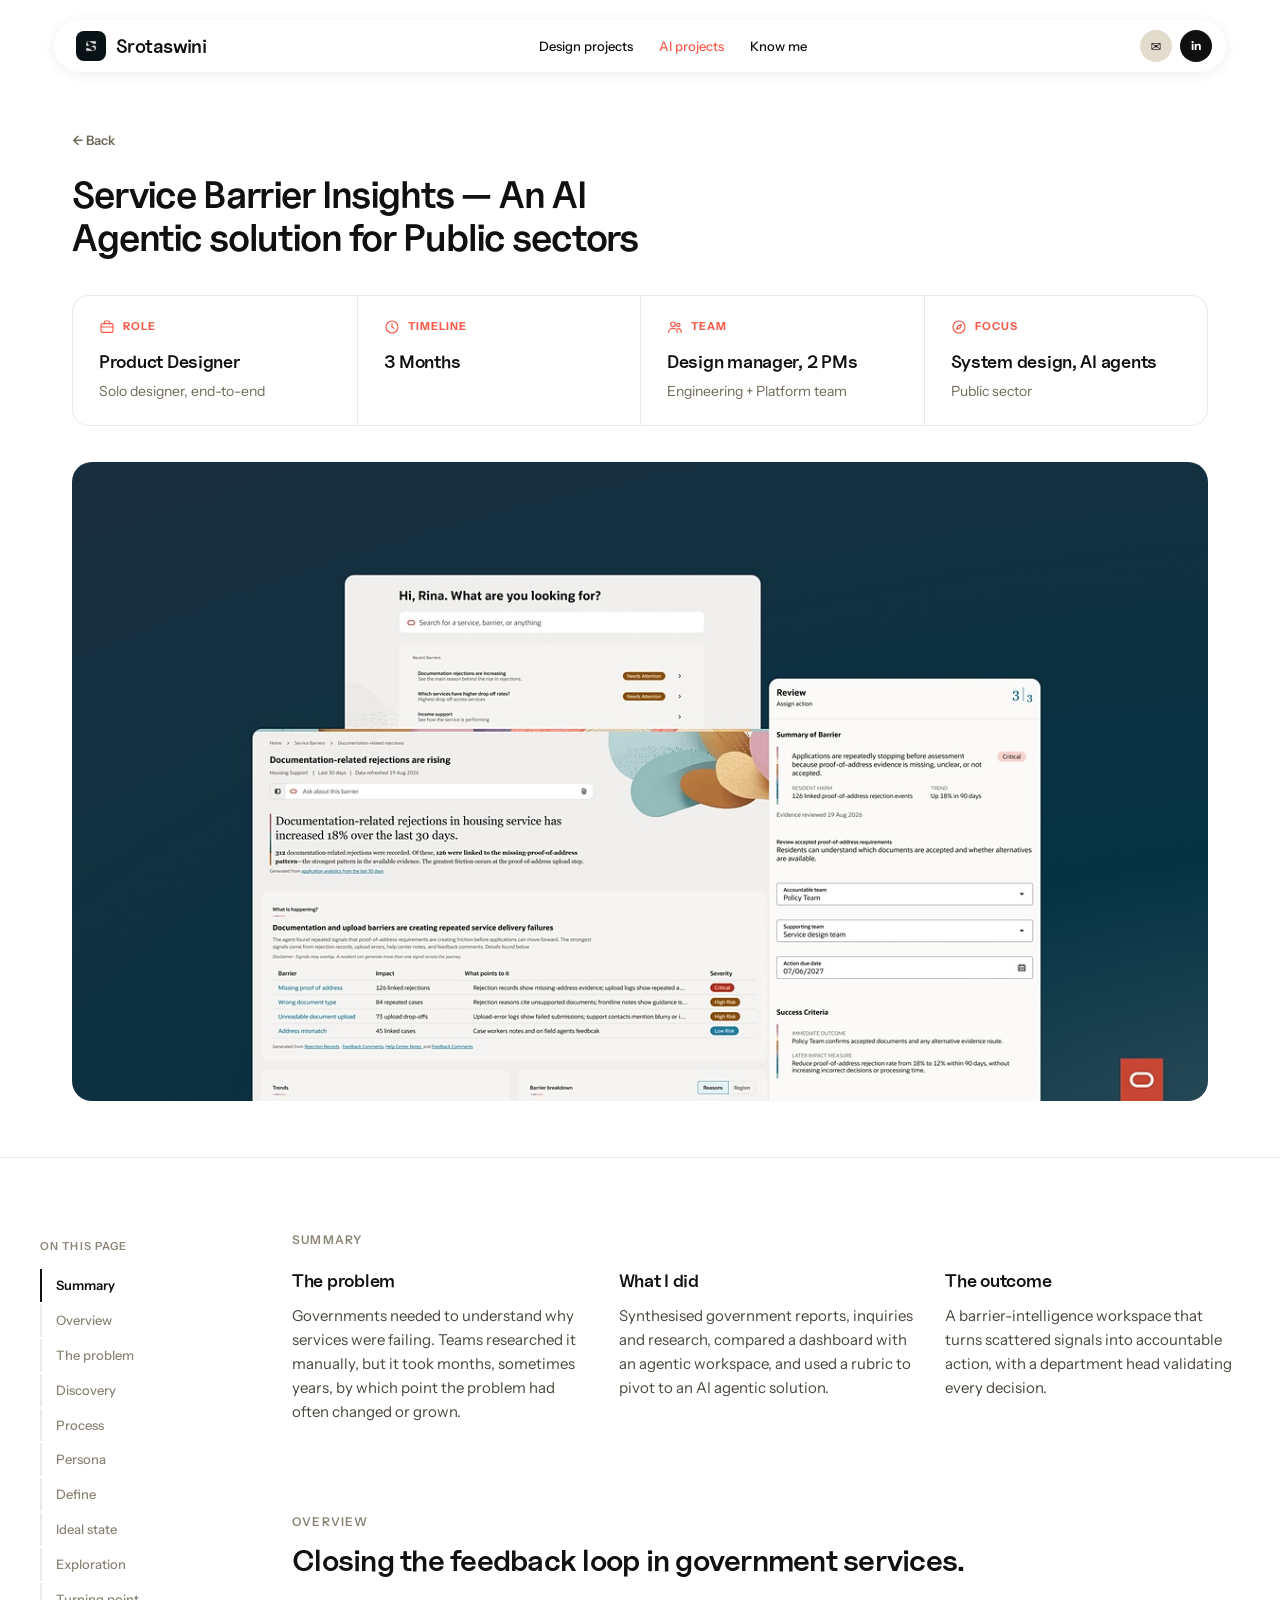
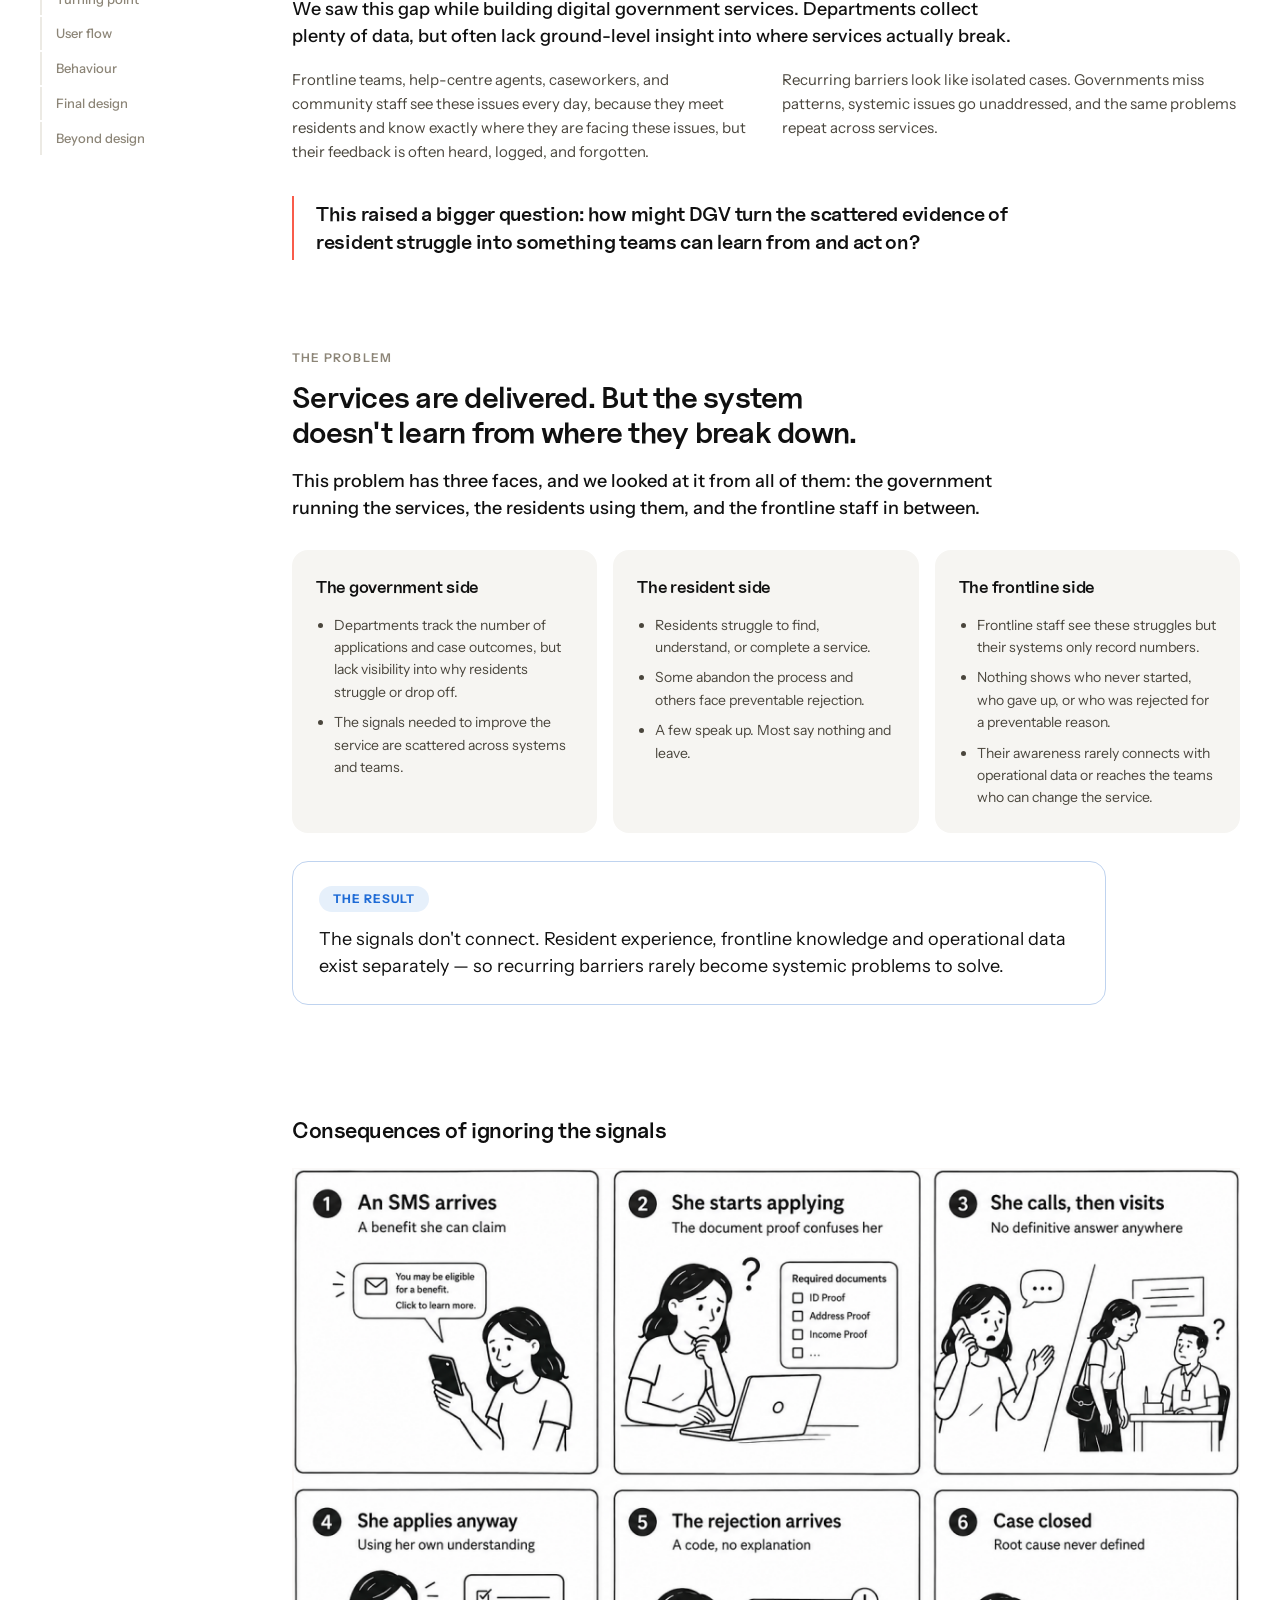
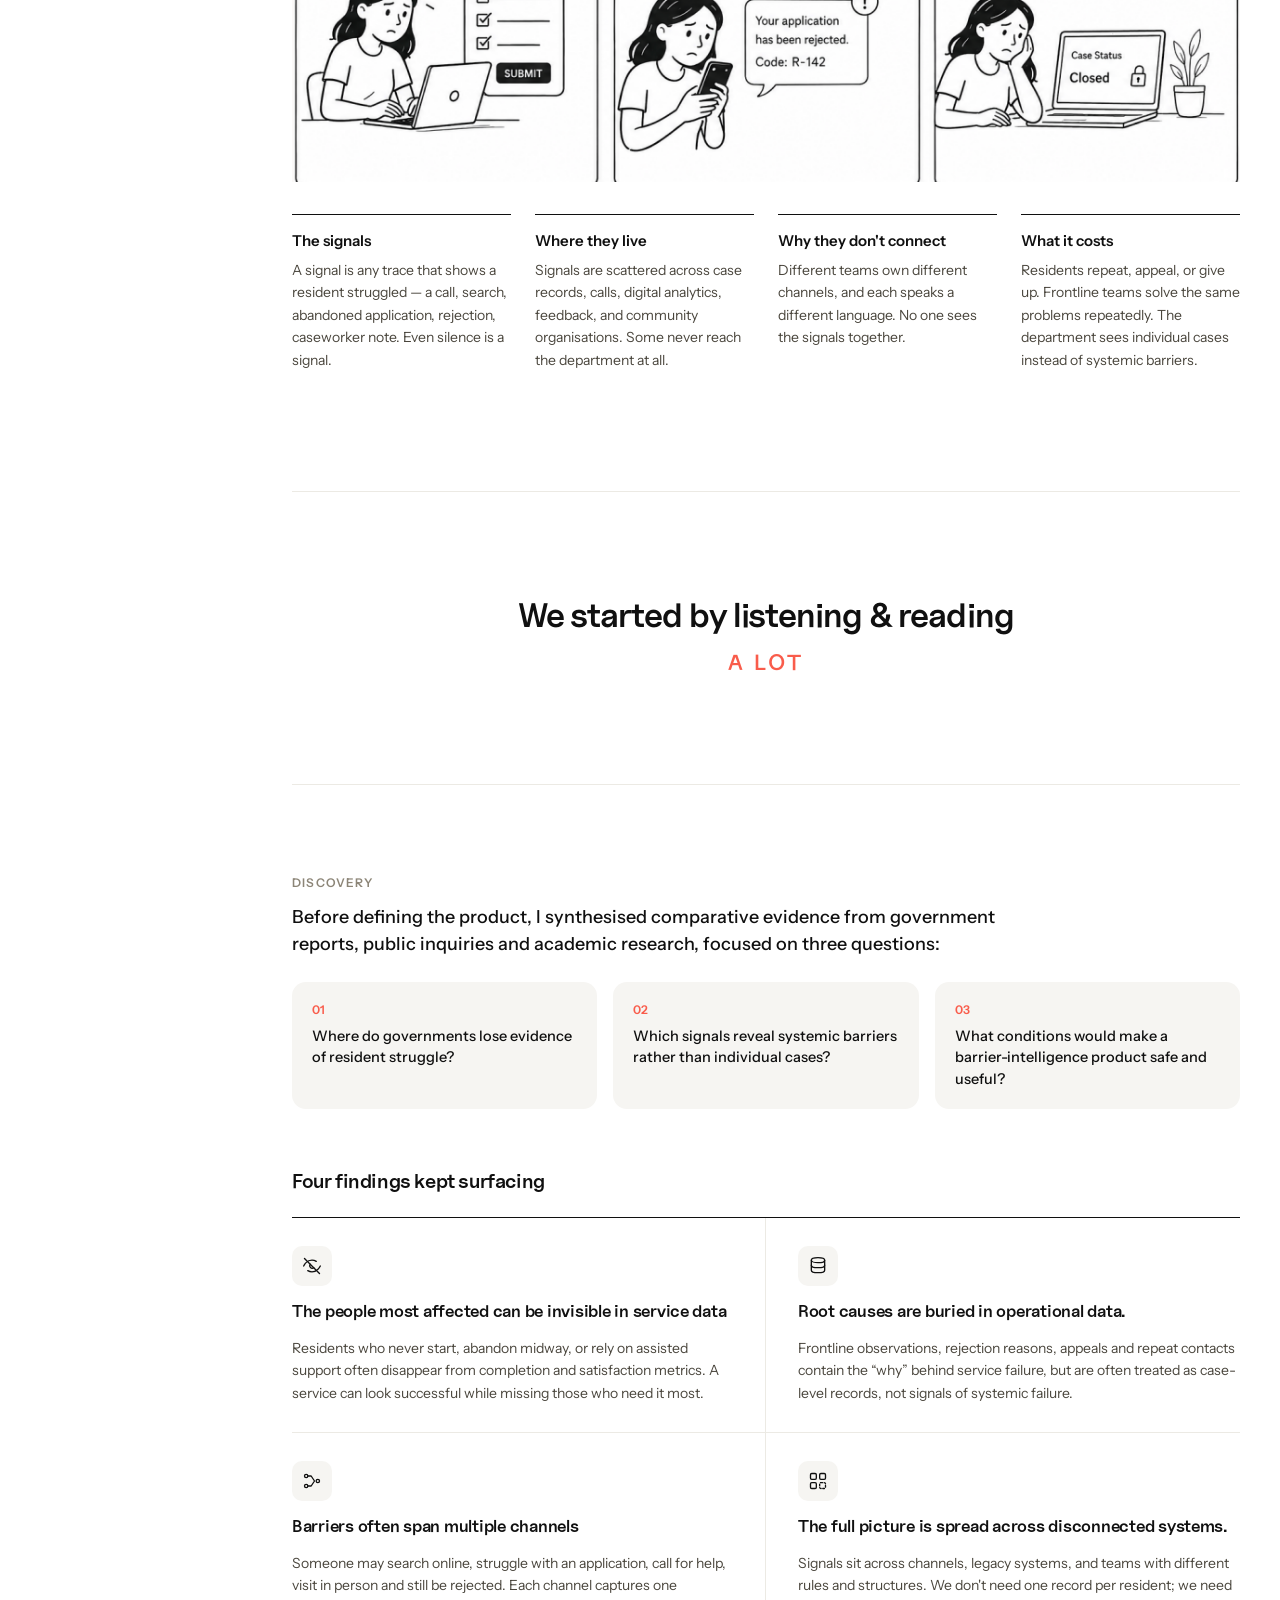
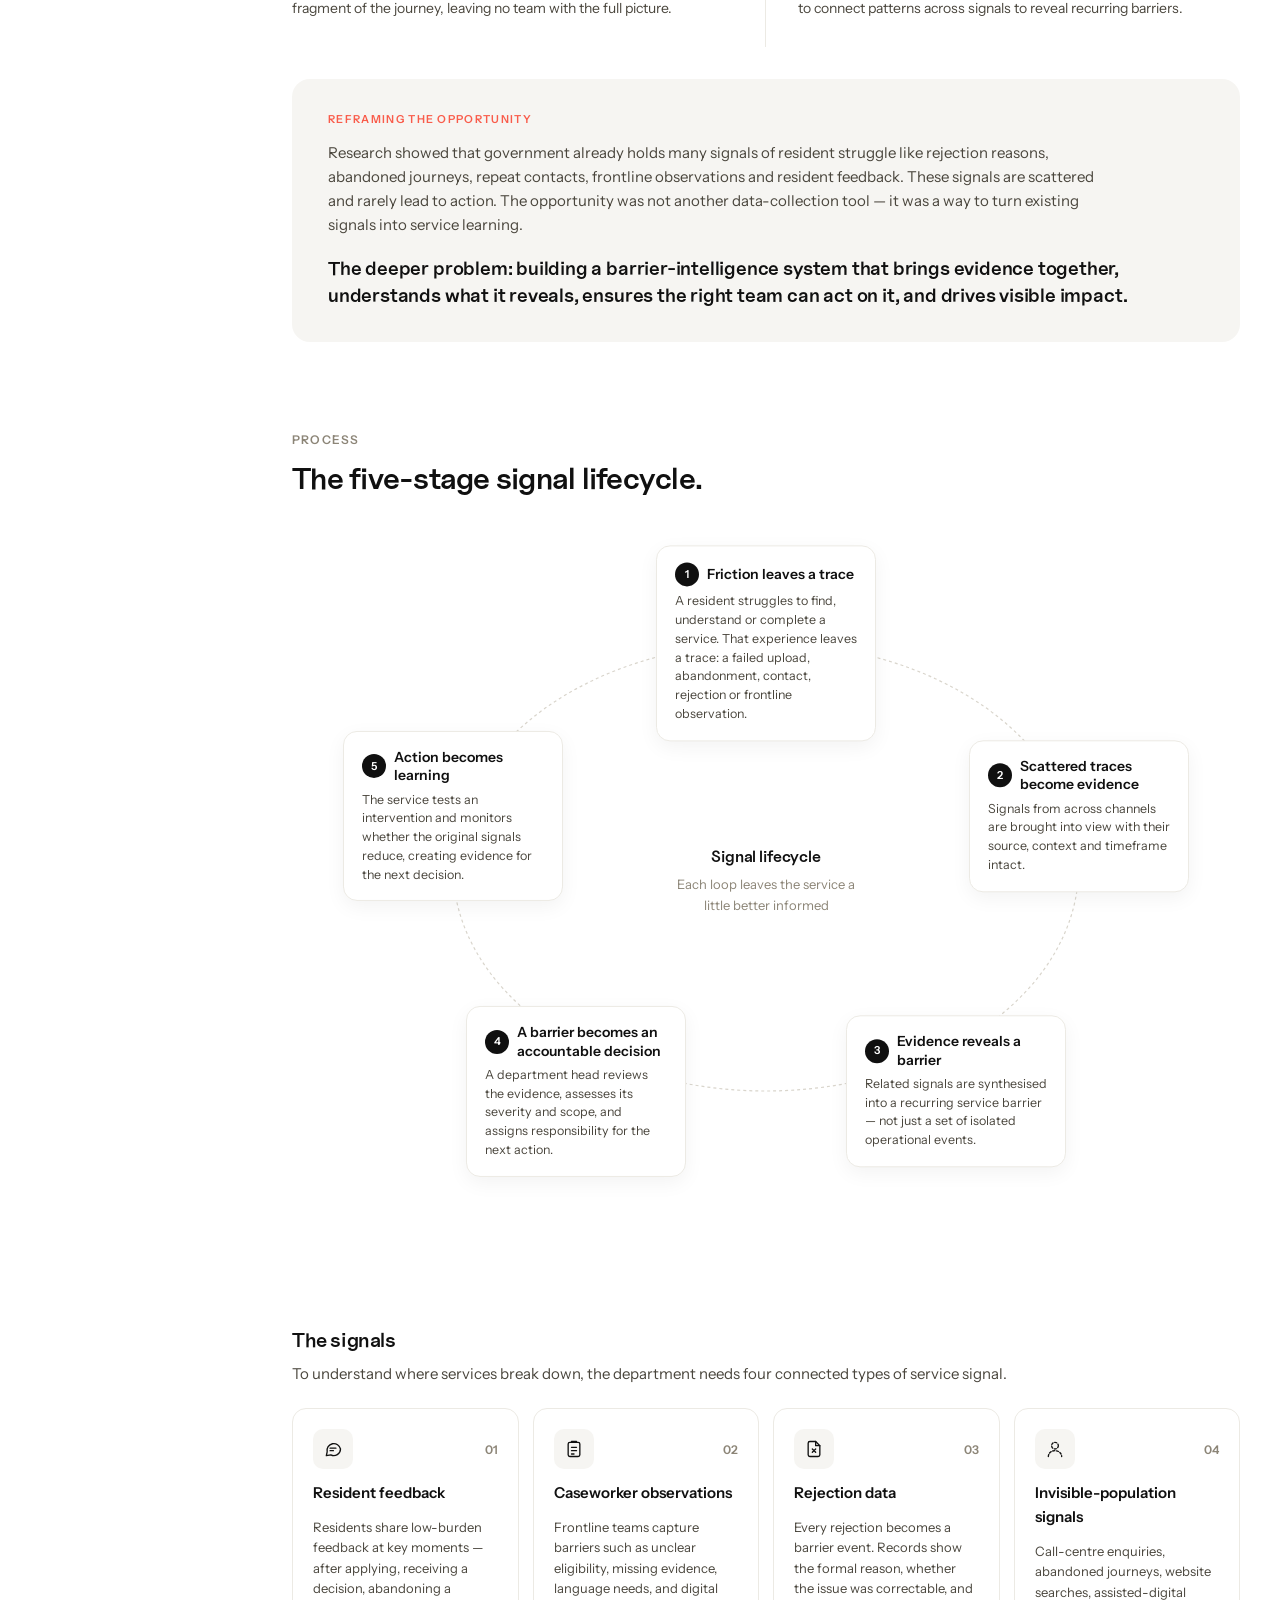
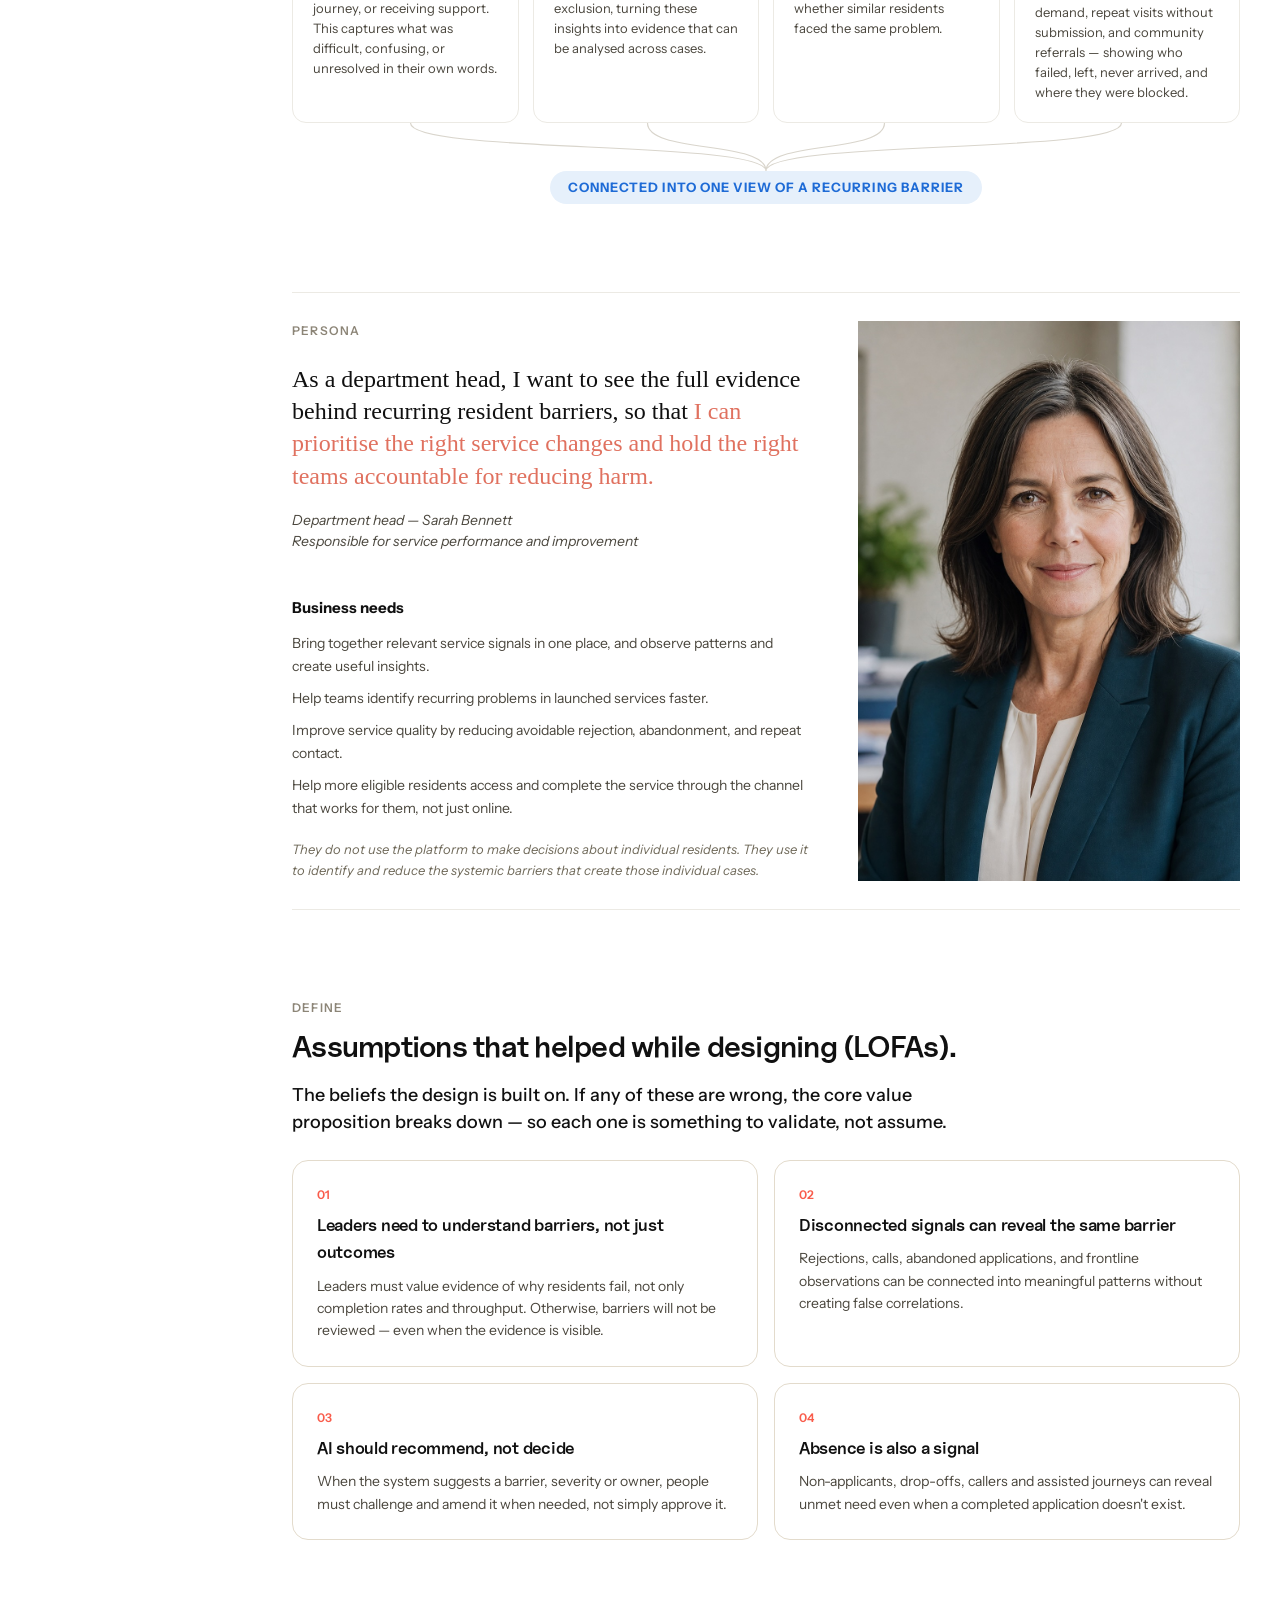
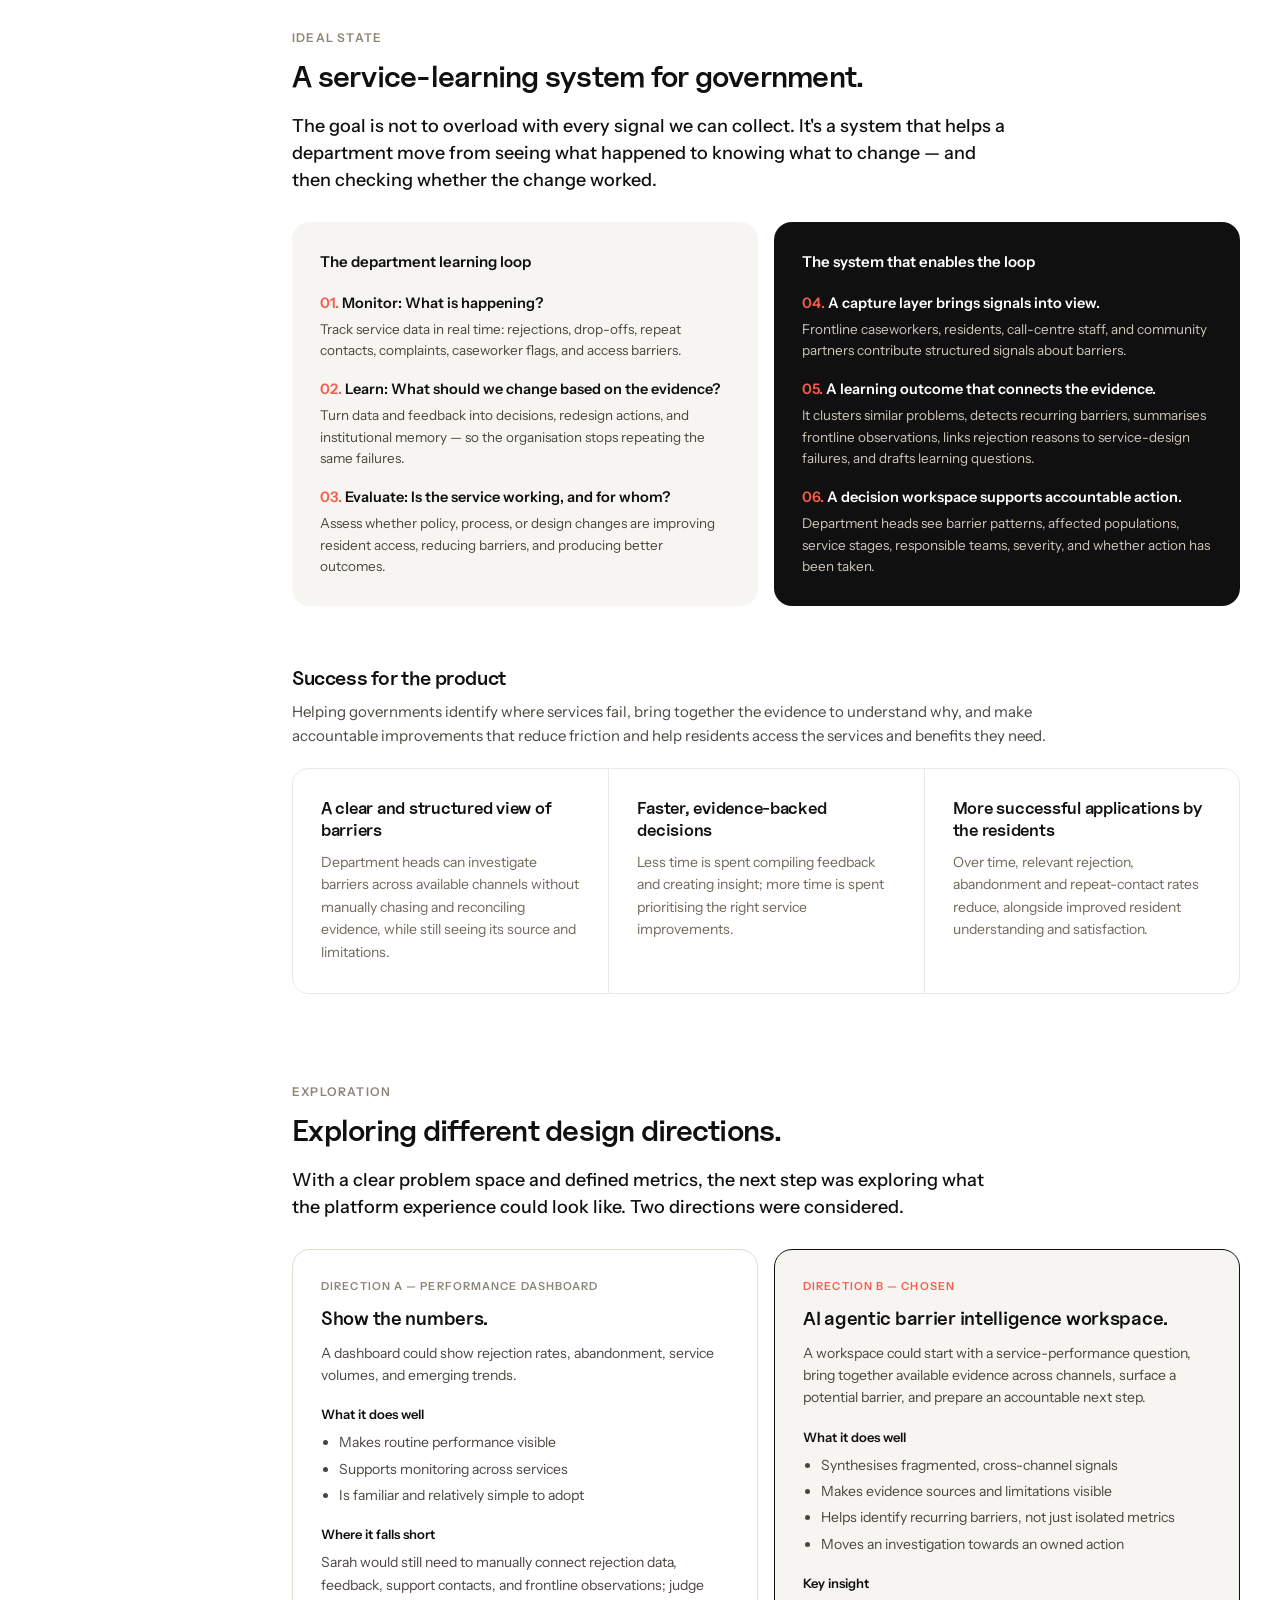
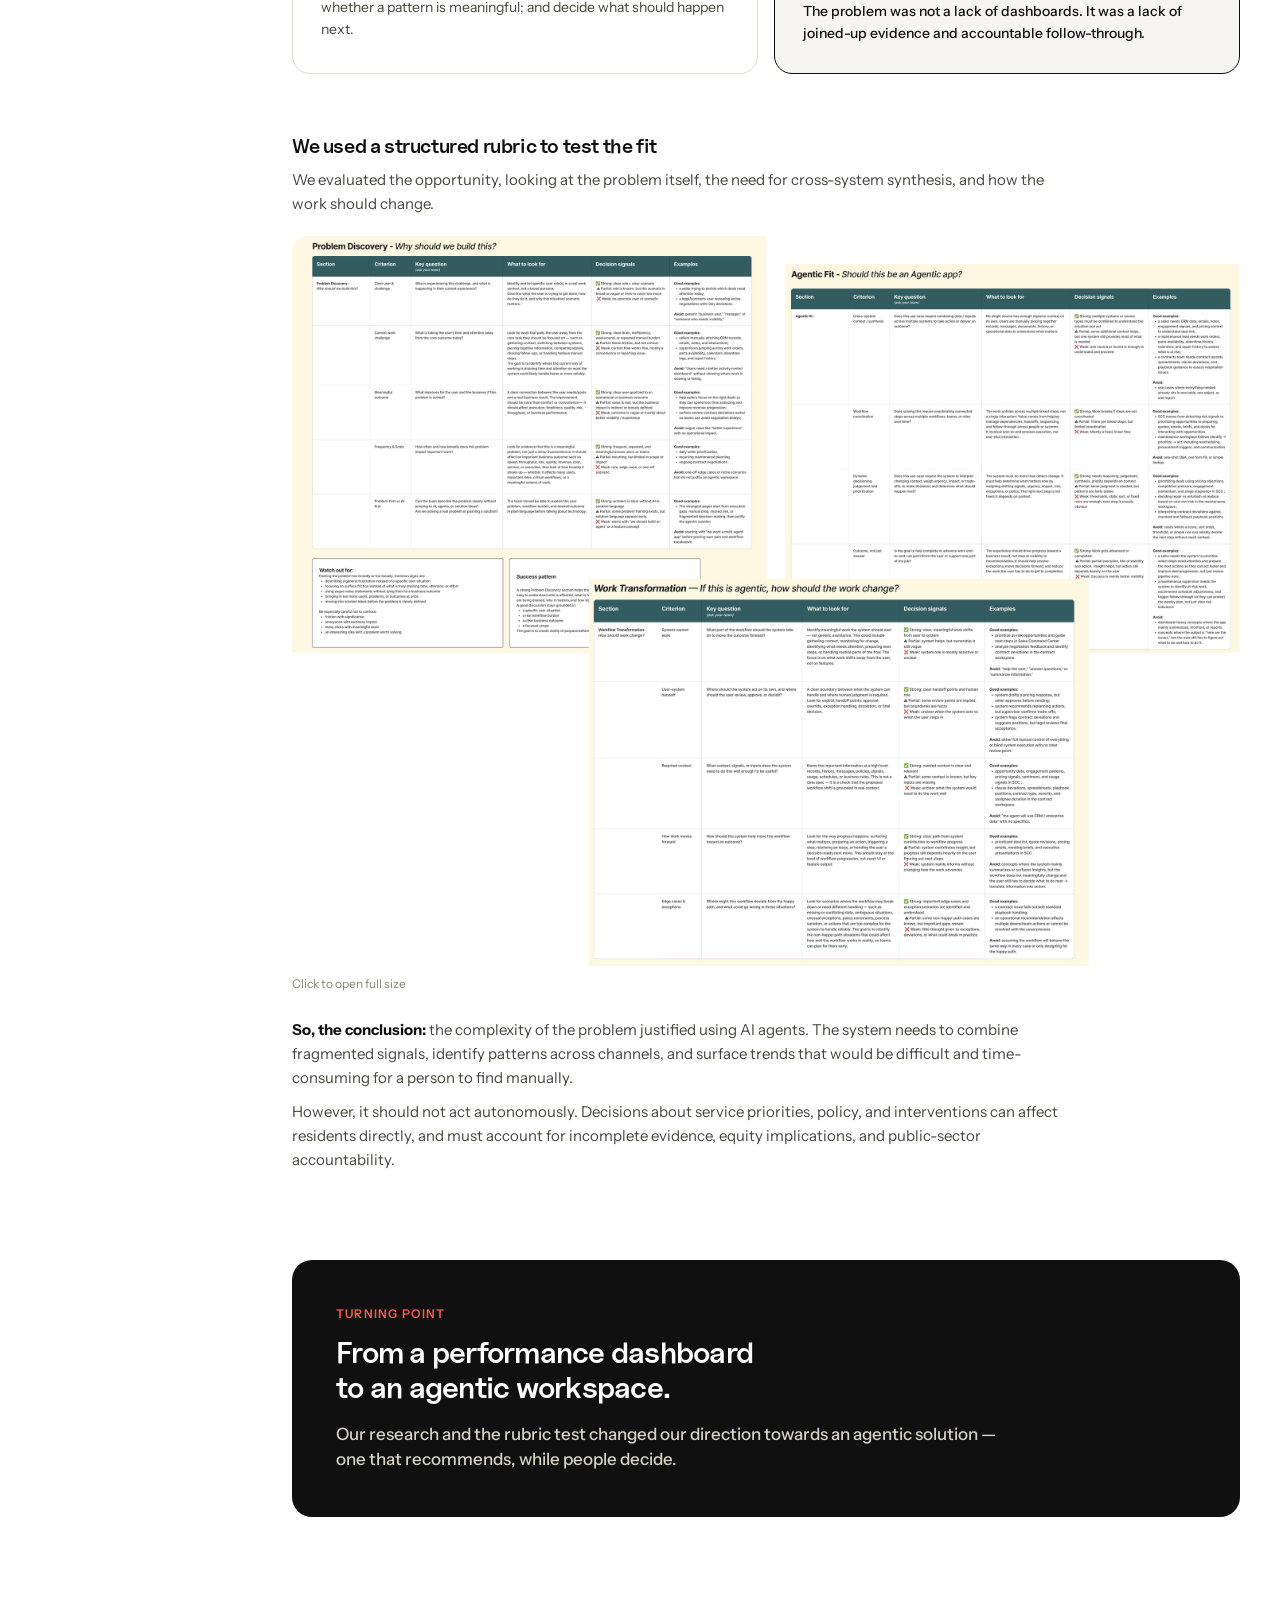
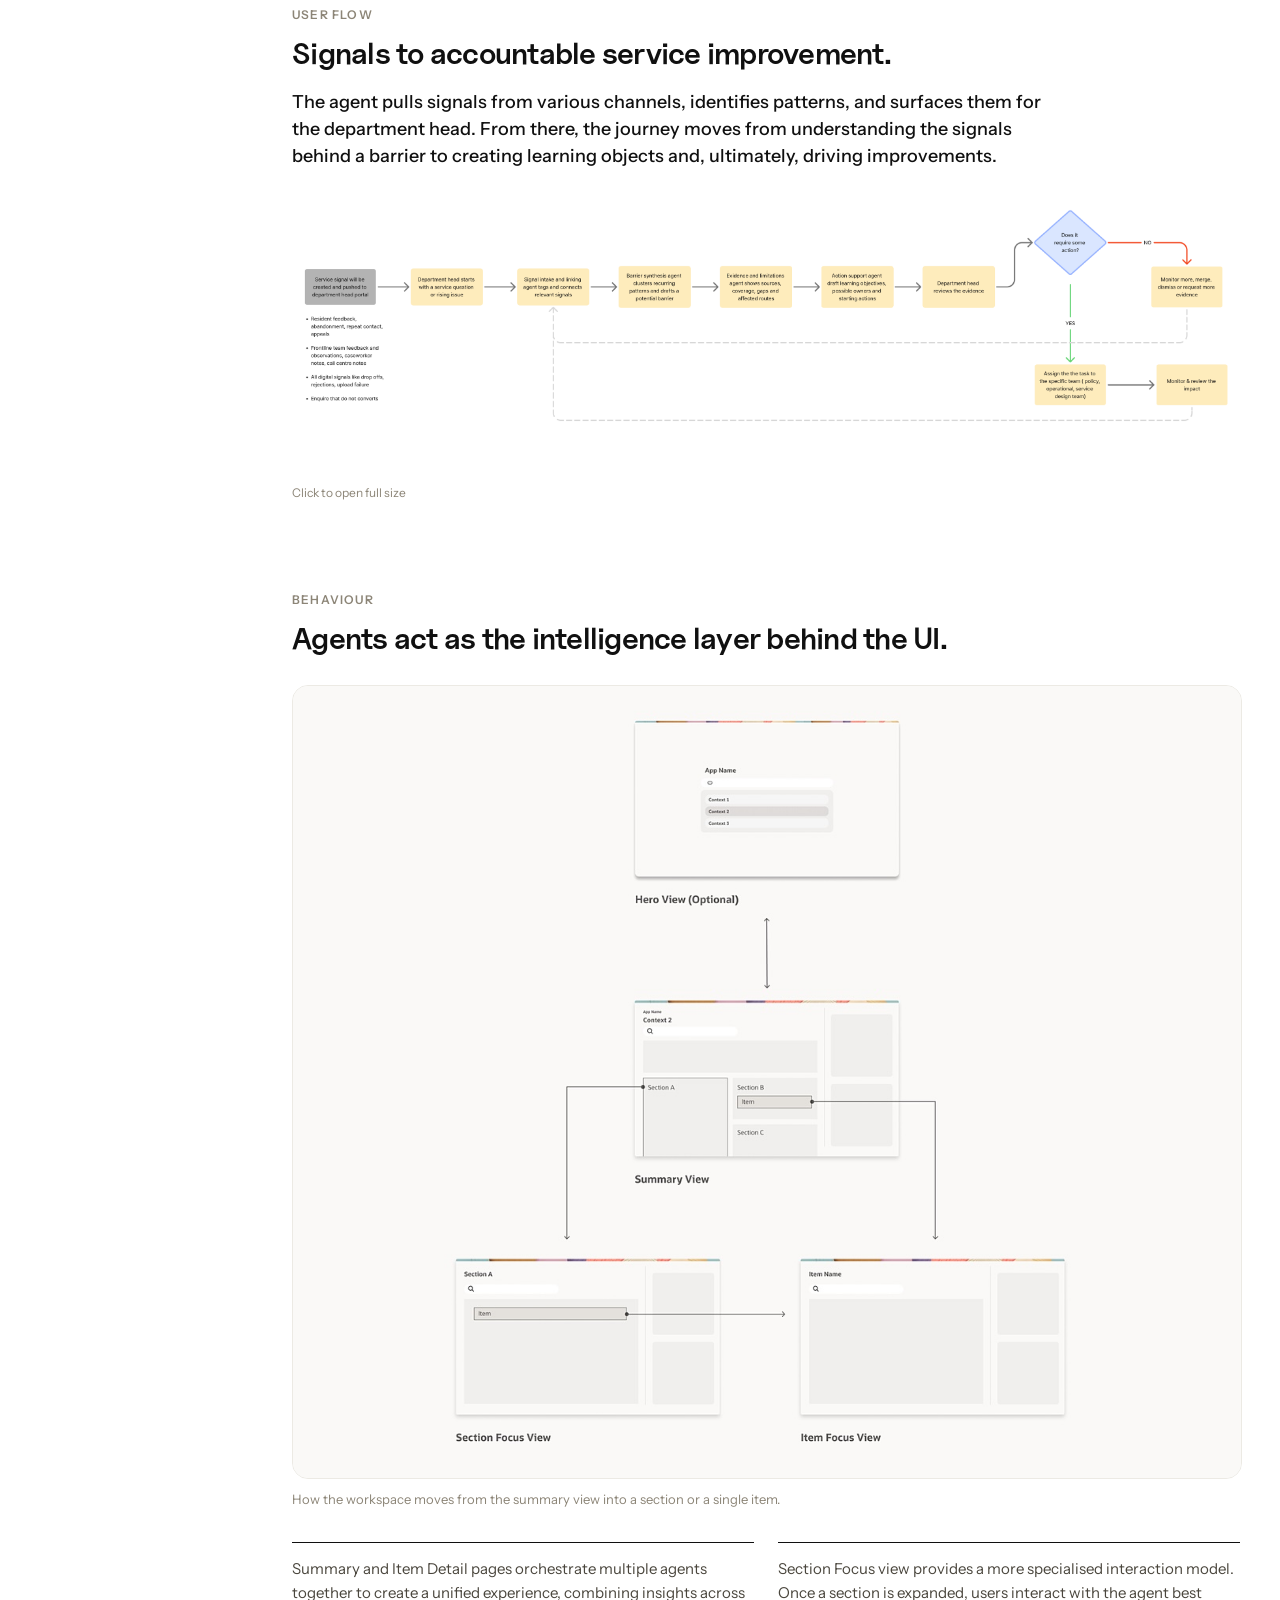
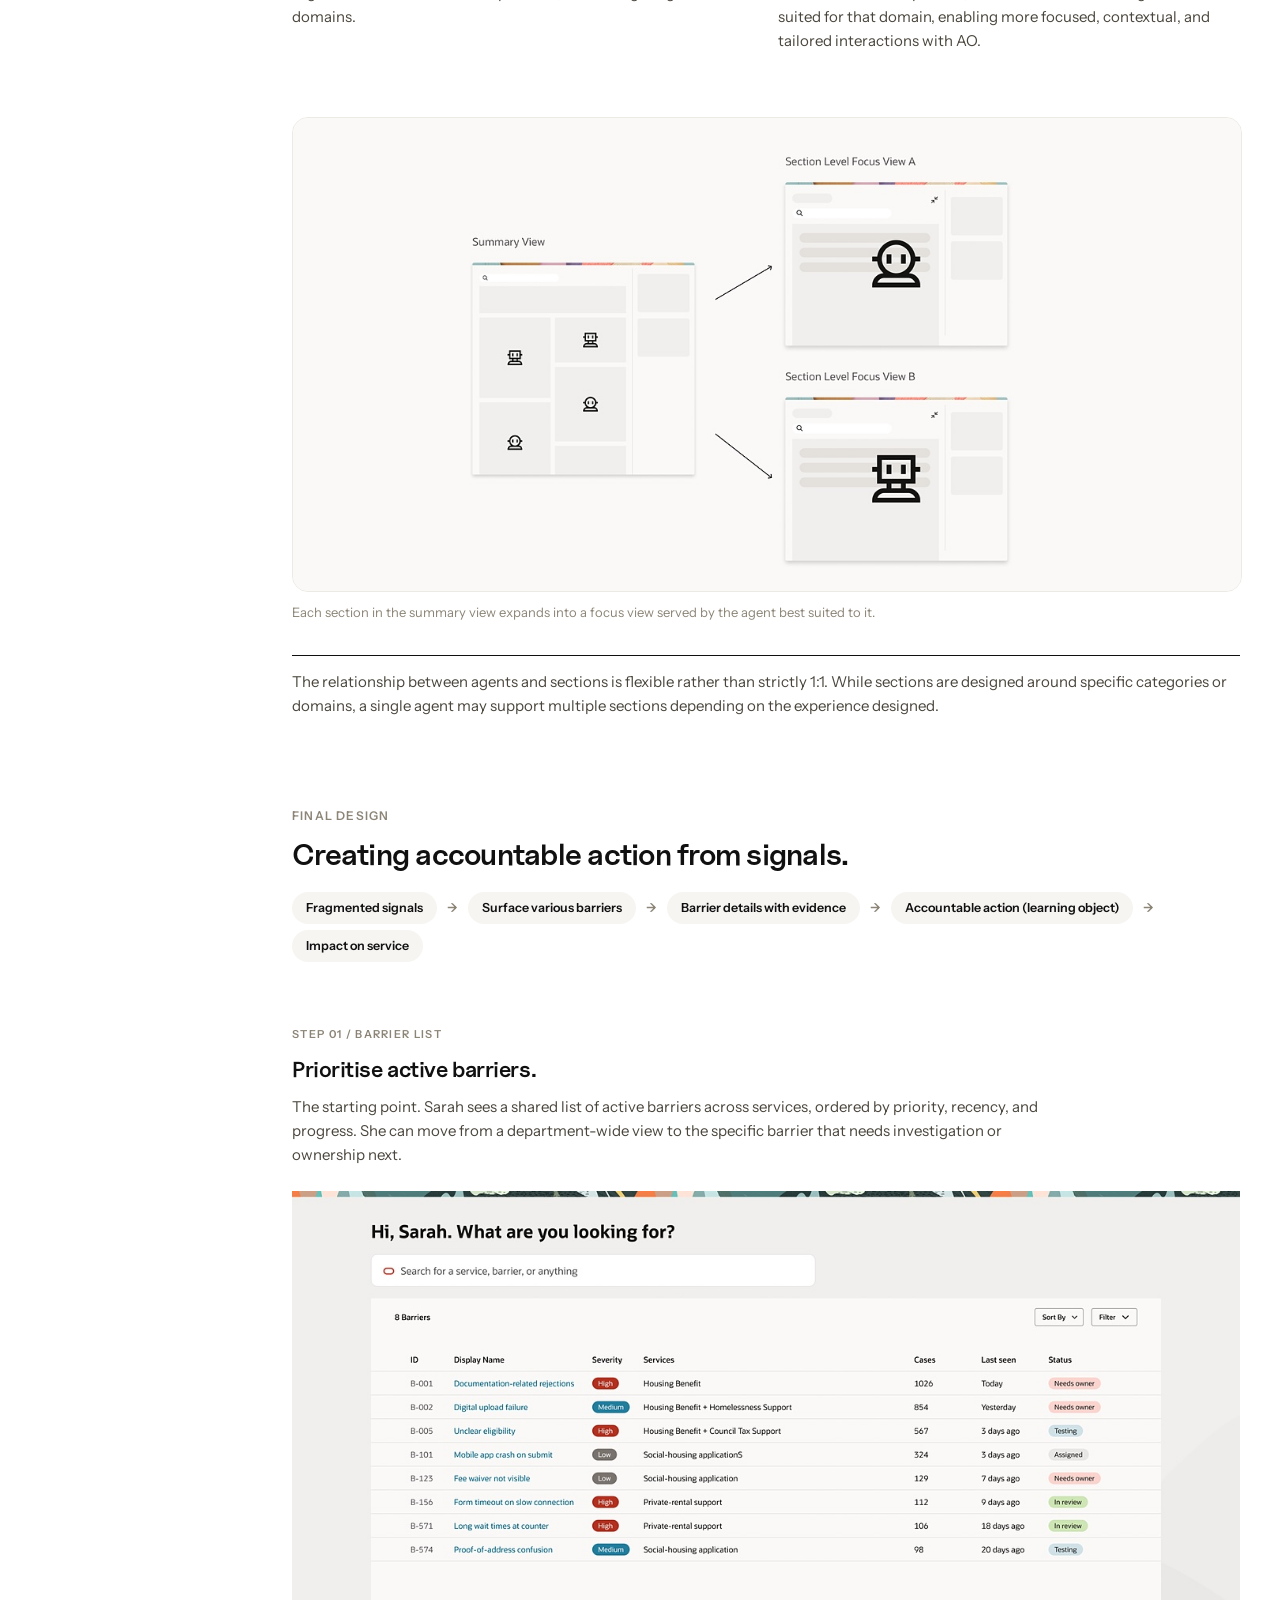
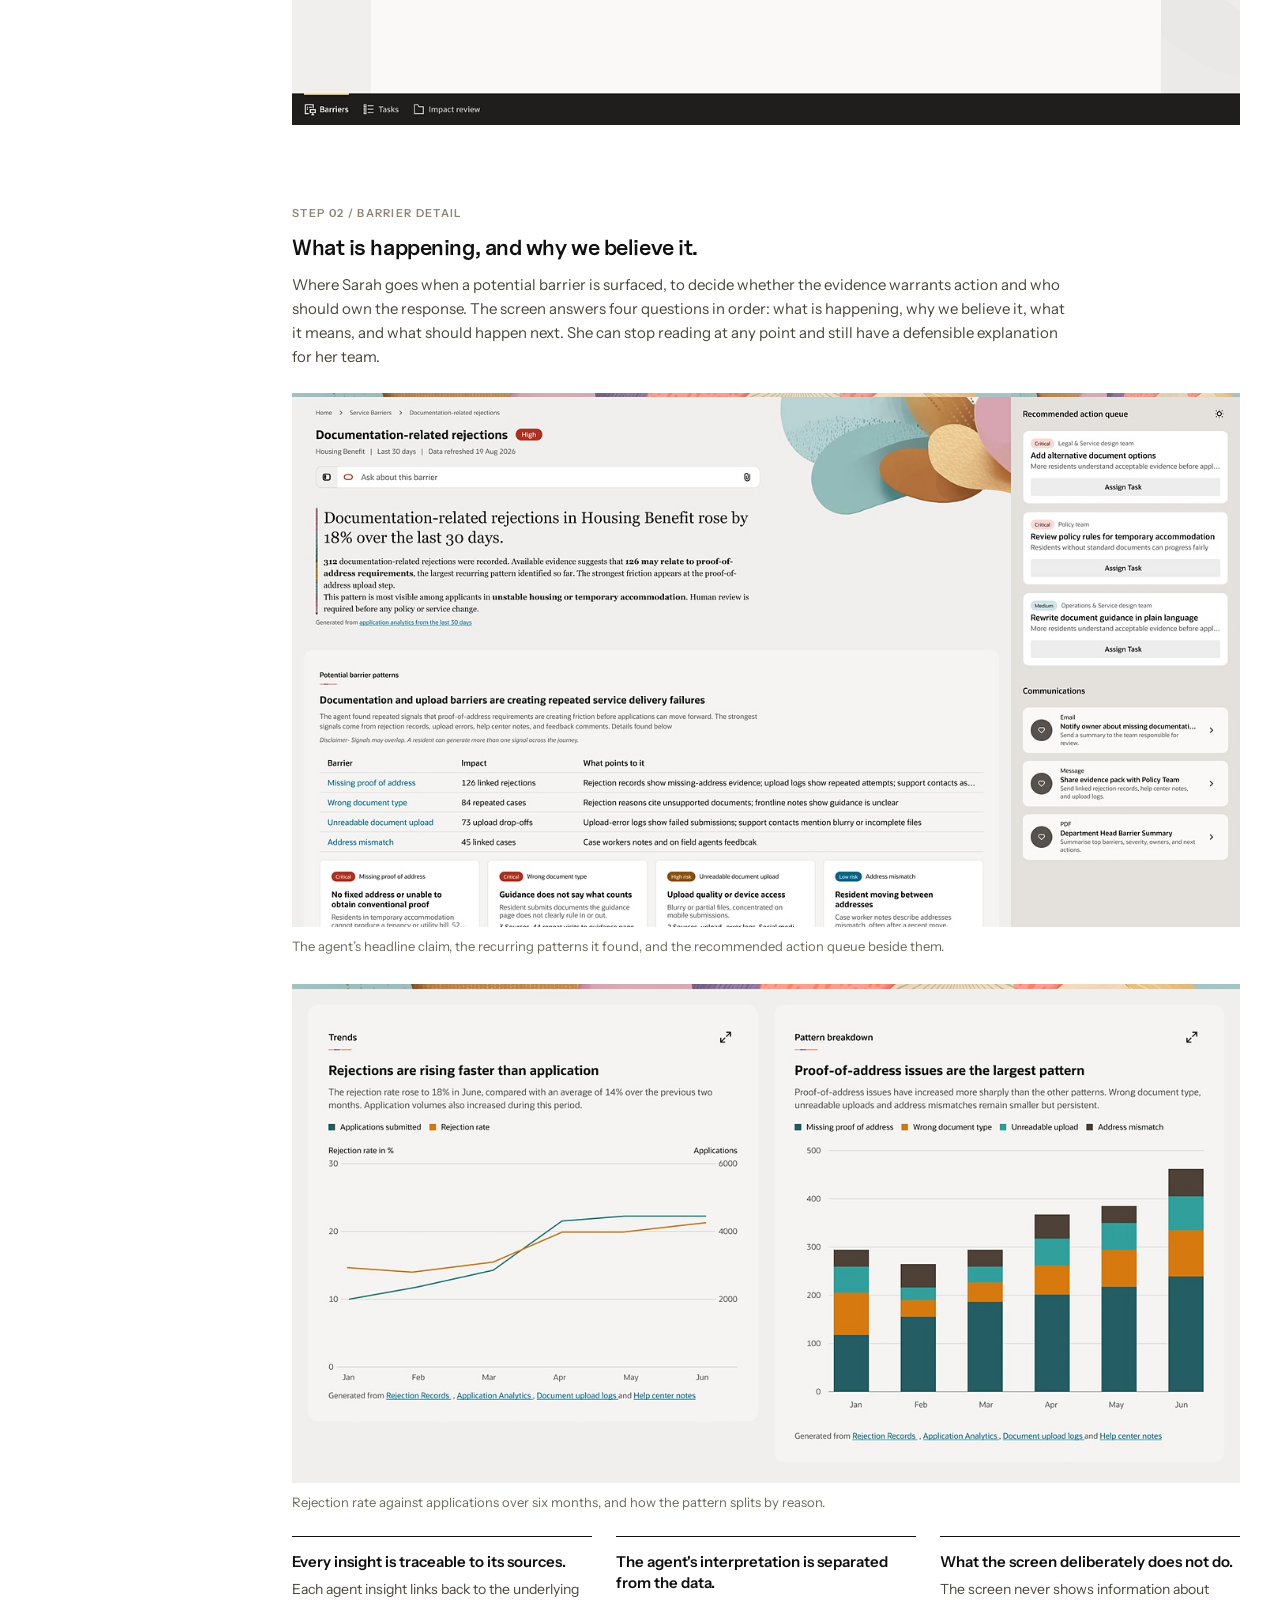
<file: service-barrier-insights.html>
<!DOCTYPE html>
<html lang="en">
<head>
<meta charset="utf-8">
<meta name="viewport" content="width=device-width, initial-scale=1">
<title>Service Barrier Insights — An AI Agentic solution for Public sectors — Srotaswini</title>
<link rel="stylesheet" href="./site.css?v=20261013m">
<link rel="preconnect" href="https://fonts.googleapis.com" />
<link rel="preconnect" href="https://fonts.gstatic.com" crossorigin="" />
<link href="https://fonts.googleapis.com/css2?family=Instrument+Sans:wght@400;500;600;700&amp;display=swap" rel="stylesheet" />
<style>
  html { scroll-behavior: smooth; }
  body { margin: 0; background: #FFFFFF; -webkit-font-smoothing: antialiased; }
  a { color: inherit; text-decoration: none; }
  a:hover { color: #F95C4B; }
</style>
<style>.hv-x1:hover{background: #101010 !important; color: #FFFFFF !important;}</style>
</head>
<body>
<div class="cs" style="font-family: 'Instrument Sans', system-ui, sans-serif; color: #101010; background: #FFFFFF; overflow-x: clip; font-size: 15px; line-height: 1.6">

  <div style="background: #FFFFFF; padding: 20px 32px 56px; border-bottom: 1px solid #ECEAE4">
    <nav style="max-width: 1136px; margin: 0 auto; background: #FFFFFF; border-radius: 999px; padding: 10px 14px 10px 22px; display: flex; align-items: center; justify-content: space-between; box-shadow: 0 2px 14px rgba(16,16,16,.07)">
      <a href="./" style="display: flex; align-items: center; gap: 10px">
        <img src="./logo.jpg" alt="Srotaswini" style="width: 30px; height: 30px; border-radius: 8px; object-fit: cover; display: block" />
        <span style="font-family: 'Uncut Sans', 'Instrument Sans', sans-serif; font-size: 19px; letter-spacing: -.03em; font-weight: 600">Srotaswini</span>
      </a>
      <div style="display: flex; align-items: center; gap: 26px; font-size: 13px; font-weight: 500">
        <a href="./#works">Design projects</a>
        <a href="./#works" style="color: #F95C4B">AI projects</a>
        <a href="./about.html">Know me</a>
      </div>
      <div style="display: flex; align-items: center; gap: 8px">
        <a href="mailto:srotaswini.payal@gmail.com" title="Email" style="width: 32px; height: 32px; border-radius: 999px; background: #E3DBCC; display: grid; place-items: center; font-size: 13px">✉</a>
        <a href="https://www.linkedin.com/in/srotaswini-sahoo-5a0549163/" title="LinkedIn" style="width: 32px; height: 32px; border-radius: 999px; background: #101010; color: #FFFFFF; display: grid; place-items: center; font-size: 12px; font-weight: 700">in</a>
        <button type="button" class="m-menu-btn" aria-label="Open menu" aria-expanded="false"><svg viewBox="0 0 24 24" width="18" height="18" fill="none" stroke="currentColor" stroke-width="2" stroke-linecap="round"><path d="M4 7h16M4 12h16M4 17h16"/></svg></button>
      </div>
    </nav>

    <div style="max-width: 1136px; margin: 56px auto 0">
      <a href="./#works" style="font-size: 13px; font-weight: 600; color: #6f6959">← Back</a>
      <h1 style="font-family: 'Uncut Sans', 'Instrument Sans', sans-serif; font-size: 38px; line-height: 1.12; letter-spacing: -.03em; margin: 22px 0 0; font-weight: 600; max-width: 760px; text-wrap: balance">Service Barrier Insights — An AI Agentic solution for Public sectors</h1>
      <div class="cs-meta" style="margin-top: 36px"><div class="cs-meta-cell"><div class="cs-meta-label"><svg viewBox="0 0 24 24" fill="none" stroke="currentColor" stroke-width="1.8" stroke-linecap="round" stroke-linejoin="round"><rect x="3" y="7" width="18" height="13" rx="2"/><path d="M8 7V5a2 2 0 0 1 2-2h4a2 2 0 0 1 2 2v2"/><path d="M3 12h18"/></svg>Role</div><div class="cs-meta-value">Product Designer</div><div class="cs-meta-sub">Solo designer, end-to-end</div></div><div class="cs-meta-cell"><div class="cs-meta-label"><svg viewBox="0 0 24 24" fill="none" stroke="currentColor" stroke-width="1.8" stroke-linecap="round" stroke-linejoin="round"><circle cx="12" cy="12" r="9"/><path d="M12 7v5l3 2"/></svg>Timeline</div><div class="cs-meta-value">3 Months</div></div><div class="cs-meta-cell"><div class="cs-meta-label"><svg viewBox="0 0 24 24" fill="none" stroke="currentColor" stroke-width="1.8" stroke-linecap="round" stroke-linejoin="round"><circle cx="9" cy="8" r="3.5"/><path d="M2.5 20c0-3.5 2.9-6 6.5-6s6.5 2.5 6.5 6"/><circle cx="17" cy="9" r="2.5"/><path d="M16 14.5c3 0 5.5 2.2 5.5 5.5"/></svg>Team</div><div class="cs-meta-value">Design manager, 2 PMs</div><div class="cs-meta-sub">Engineering + Platform team</div></div><div class="cs-meta-cell"><div class="cs-meta-label"><svg viewBox="0 0 24 24" fill="none" stroke="currentColor" stroke-width="1.8" stroke-linecap="round" stroke-linejoin="round"><circle cx="12" cy="12" r="9"/><path d="m15.5 8.5-2 5-5 2 2-5z"/></svg>Focus</div><div class="cs-meta-value">System design, AI agents</div><div class="cs-meta-sub">Public sector</div></div></div>
      <img src="./sbi-hero-cover-2400.jpg" srcset="./sbi-hero-cover-1200.jpg 1200w, ./sbi-hero-cover-2400.jpg 2400w" sizes="(max-width: 1200px) 100vw, 1136px" decoding="async" alt="Service Barrier Insights — barrier detail and review screens" style="width: 100%; aspect-ratio: 16 / 9; object-fit: cover; border-radius: 20px; margin-top: 36px; display: block" />
    </div>
  </div>

<div style="max-width: 1200px; margin: 0 auto; padding: 0 32px; display: grid; grid-template-columns: 180px minmax(0, 1fr); gap: 72px">
    <aside style="position: sticky; top: 0; align-self: start; padding: 80px 0 32px; display: flex; flex-direction: column; gap: 2px; font-size: 13px; max-height: 100vh; overflow-y: auto; box-sizing: border-box">
      <div style="font-size: 11px; font-weight: 600; letter-spacing: .1em; text-transform: uppercase; color: #8c8577; margin-bottom: 12px">On this page</div>
      
        <a href="#tldr" style="padding: 6px 0 6px 14px; border-left: 2px solid #101010; color: #101010; font-weight: 600; transition: color .15s, border-color .15s;">Summary</a>
      
        <a href="#context" style="padding: 6px 0 6px 14px; border-left: 2px solid #ECEAE4; color: #8c8577; font-weight: 500; transition: color .15s, border-color .15s;">Overview</a>
      
        <a href="#problem" style="padding: 6px 0 6px 14px; border-left: 2px solid #ECEAE4; color: #8c8577; font-weight: 500; transition: color .15s, border-color .15s;">The problem</a>
      
        <a href="#research" style="padding: 6px 0 6px 14px; border-left: 2px solid #ECEAE4; color: #8c8577; font-weight: 500; transition: color .15s, border-color .15s;">Discovery</a>
      
        <a href="#process" style="padding: 6px 0 6px 14px; border-left: 2px solid #ECEAE4; color: #8c8577; font-weight: 500; transition: color .15s, border-color .15s;">Process</a>
      
        <a href="#persona" style="padding: 6px 0 6px 14px; border-left: 2px solid #ECEAE4; color: #8c8577; font-weight: 500; transition: color .15s, border-color .15s;">Persona</a>
      
        <a href="#define" style="padding: 6px 0 6px 14px; border-left: 2px solid #ECEAE4; color: #8c8577; font-weight: 500; transition: color .15s, border-color .15s;">Define</a>
      
        <a href="#ideal" style="padding: 6px 0 6px 14px; border-left: 2px solid #ECEAE4; color: #8c8577; font-weight: 500; transition: color .15s, border-color .15s;">Ideal state</a>
      
        <a href="#ideate" style="padding: 6px 0 6px 14px; border-left: 2px solid #ECEAE4; color: #8c8577; font-weight: 500; transition: color .15s, border-color .15s;">Exploration</a>
      
        <a href="#turning" style="padding: 6px 0 6px 14px; border-left: 2px solid #ECEAE4; color: #8c8577; font-weight: 500; transition: color .15s, border-color .15s;">Turning point</a>
      
        <a href="#flow" style="padding: 6px 0 6px 14px; border-left: 2px solid #ECEAE4; color: #8c8577; font-weight: 500; transition: color .15s, border-color .15s;">User flow</a>
      
        <a href="#behavior" style="padding: 6px 0 6px 14px; border-left: 2px solid #ECEAE4; color: #8c8577; font-weight: 500; transition: color .15s, border-color .15s;">Behaviour</a>
      
        <a href="#final" style="padding: 6px 0 6px 14px; border-left: 2px solid #ECEAE4; color: #8c8577; font-weight: 500; transition: color .15s, border-color .15s;">Final design</a>
      
        <a href="#beyond" style="padding: 6px 0 6px 14px; border-left: 2px solid #ECEAE4; color: #8c8577; font-weight: 500; transition: color .15s, border-color .15s;">Beyond design</a>
      
    </aside>
    <div style="min-width: 0">

    <section id="tldr" style="padding: 72px 0 0; scroll-margin-top: 24px">
      <div style="font-size: 12px; font-weight: 600; letter-spacing: .1em; text-transform: uppercase; color: #8c8577">Summary</div>
      <div style="display: grid; grid-template-columns: repeat(3, minmax(0, 1fr)); gap: 32px; margin-top: 18px">
        <div>
          <h3 style="font-family: 'Uncut Sans', 'Instrument Sans', sans-serif; font-size: 18px; font-weight: 600; letter-spacing: -.015em; margin: 0 0 8px">The problem</h3>
          <p style="margin: 0; color: #4a463d">Governments needed to understand why services were failing. Teams researched it manually, but it took months, sometimes years, by which point the problem had often changed or grown.</p>
        </div>
        <div>
          <h3 style="font-family: 'Uncut Sans', 'Instrument Sans', sans-serif; font-size: 18px; font-weight: 600; letter-spacing: -.015em; margin: 0 0 8px">What I did</h3>
          <p style="margin: 0; color: #4a463d">Synthesised government reports, inquiries and research, compared a dashboard with an agentic workspace, and used a rubric to pivot to an AI agentic solution.</p>
        </div>
        <div>
          <h3 style="font-family: 'Uncut Sans', 'Instrument Sans', sans-serif; font-size: 18px; font-weight: 600; letter-spacing: -.015em; margin: 0 0 8px">The outcome</h3>
          <p style="margin: 0; color: #4a463d">A barrier-intelligence workspace that turns scattered signals into accountable action, with a department head validating every decision.</p>
        </div>
      </div>
    </section>

    <section id="context" style="padding: 88px 0 0; scroll-margin-top: 24px">
      <div style="font-size: 12px; font-weight: 600; letter-spacing: .1em; text-transform: uppercase; color: #8c8577">Overview</div>
      <h2 style="font-family: 'Uncut Sans', 'Instrument Sans', sans-serif; font-size: 30px; font-weight: 600; letter-spacing: -.025em; line-height: 1.18; margin: 12px 0 0; max-width: 680px; text-wrap: balance">Closing the feedback loop in government services.</h2>
      <p style="font-size: 18px; line-height: 1.5; font-weight: 500; margin: 18px 0 0; max-width: 720px">We saw this gap while building digital government services. Departments collect plenty of data, but often lack ground-level insight into where services actually break.</p>
      <div style="display: grid; grid-template-columns: repeat(2, minmax(0, 1fr)); gap: 32px; margin-top: 18px; color: #4a463d">
        <p style="margin: 0">Frontline teams, help-centre agents, caseworkers, and community staff see these issues every day, because they meet residents and know exactly where they are facing these issues, but their feedback is often heard, logged, and forgotten.</p>
        <p style="margin: 0">Recurring barriers look like isolated cases. Governments miss patterns, systemic issues go unaddressed, and the same problems repeat across services.</p>
      </div>
      <div style="margin-top: 32px; border-left: 2px solid #F95C4B; padding: 4px 0 4px 22px">
        <p style="font-family: 'Uncut Sans', 'Instrument Sans', sans-serif; font-size: 20px; line-height: 1.4; letter-spacing: -.015em; font-weight: 600; margin: 0; max-width: 760px">This raised a bigger question: how might DGV turn the scattered evidence of resident struggle into something teams can learn from and act on?</p>
      </div>
    </section>

    <section id="problem" style="padding: 88px 0 0; scroll-margin-top: 24px">
      <div style="font-size: 12px; font-weight: 600; letter-spacing: .1em; text-transform: uppercase; color: #8c8577">The problem</div>
      <h2 style="font-family: 'Uncut Sans', 'Instrument Sans', sans-serif; font-size: 30px; font-weight: 600; letter-spacing: -.025em; line-height: 1.18; margin: 12px 0 0; max-width: 720px; text-wrap: balance">Services are delivered. But the system doesn't learn from where they break down.</h2>
      <p style="font-size: 18px; line-height: 1.5; font-weight: 500; margin: 18px 0 0; max-width: 720px">This problem has three faces, and we looked at it from all of them: the government running the services, the residents using them, and the frontline staff in between.</p>
      <div style="display: grid; grid-template-columns: repeat(3, minmax(0, 1fr)); gap: 16px; margin-top: 28px">
        
          <div style="background: #F6F5F2; border-radius: 16px; padding: 24px">
            <h3 style="font-family: 'Uncut Sans', 'Instrument Sans', sans-serif; font-size: 17px; font-weight: 600; letter-spacing: -.015em; margin: 0 0 12px">The government side</h3>
            <ul style="margin: 0; padding-left: 18px; display: flex; flex-direction: column; gap: 8px; font-size: 14px; color: #4a463d">
              <li>Departments track the number of applications and case outcomes, but lack visibility into why residents struggle or drop off.</li><li>The signals needed to improve the service are scattered across systems and teams.</li>
            </ul>
          </div>
        
          <div style="background: #F6F5F2; border-radius: 16px; padding: 24px">
            <h3 style="font-family: 'Uncut Sans', 'Instrument Sans', sans-serif; font-size: 17px; font-weight: 600; letter-spacing: -.015em; margin: 0 0 12px">The resident side</h3>
            <ul style="margin: 0; padding-left: 18px; display: flex; flex-direction: column; gap: 8px; font-size: 14px; color: #4a463d">
              <li>Residents struggle to find, understand, or complete a service.</li><li>Some abandon the process and others face preventable rejection.</li><li>A few speak up. Most say nothing and leave.</li>
            </ul>
          </div>
        
          <div style="background: #F6F5F2; border-radius: 16px; padding: 24px">
            <h3 style="font-family: 'Uncut Sans', 'Instrument Sans', sans-serif; font-size: 17px; font-weight: 600; letter-spacing: -.015em; margin: 0 0 12px">The frontline side</h3>
            <ul style="margin: 0; padding-left: 18px; display: flex; flex-direction: column; gap: 8px; font-size: 14px; color: #4a463d">
              <li>Frontline staff see these struggles but their systems only record numbers.</li><li>Nothing shows who never started, who gave up, or who was rejected for a preventable reason.</li><li>Their awareness rarely connects with operational data or reaches the teams who can change the service.</li>
            </ul>
          </div>
        
      </div>
      <div class="cs-callout" style="margin-top: 28px; max-width: 760px"><span class="cs-pill cs-pill-blue">The result</span><p style="margin: 14px 0 0">The signals don't connect. Resident experience, frontline knowledge and operational data exist separately — so recurring barriers rarely become systemic problems to solve.</p></div>

      <h3 style="font-family: 'Uncut Sans', 'Instrument Sans', sans-serif; font-size: 22px; font-weight: 600; letter-spacing: -.02em; line-height: 1.25; margin: 112px 0 24px">Consequences of ignoring the signals</h3>
      <img src="./storyboard.png" alt="Storyboard: an SMS arrives, she starts applying, calls then visits, applies anyway, the rejection arrives, case closed" style="width: 100%; height: auto; display: block" />
      <div style="display: grid; grid-template-columns: repeat(4, minmax(0, 1fr)); gap: 24px; margin-top: 32px">
        <div style="border-top: 1px solid #101010; padding-top: 14px">
          <h4 style="font-size: 15px; font-weight: 600; margin: 0 0 6px">The signals</h4>
          <p style="font-size: 14px; color: #4a463d; margin: 0">A signal is any trace that shows a resident struggled — a call, search, abandoned application, rejection, caseworker note. Even silence is a signal.</p>
        </div>
        <div style="border-top: 1px solid #101010; padding-top: 14px">
          <h4 style="font-size: 15px; font-weight: 600; margin: 0 0 6px">Where they live</h4>
          <p style="font-size: 14px; color: #4a463d; margin: 0">Signals are scattered across case records, calls, digital analytics, feedback, and community organisations. Some never reach the department at all.</p>
        </div>
        <div style="border-top: 1px solid #101010; padding-top: 14px">
          <h4 style="font-size: 15px; font-weight: 600; margin: 0 0 6px">Why they don&#39;t connect</h4>
          <p style="font-size: 14px; color: #4a463d; margin: 0">Different teams own different channels, and each speaks a different language. No one sees the signals together.</p>
        </div>
        <div style="border-top: 1px solid #101010; padding-top: 14px">
          <h4 style="font-size: 15px; font-weight: 600; margin: 0 0 6px">What it costs</h4>
          <p style="font-size: 14px; color: #4a463d; margin: 0">Residents repeat, appeal, or give up. Frontline teams solve the same problems repeatedly. The department sees individual cases instead of systemic barriers.</p>
        </div>
      </div>
    </section>

    <section style="padding: 120px 0 0; text-align: center">
      <div style="border-top: 1px solid #ECEAE4; padding-top: 104px">
        <div style="font-family: 'Uncut Sans', 'Instrument Sans', sans-serif; font-size: 34px; font-weight: 600; letter-spacing: -.025em; line-height: 1.15">We started by listening &amp; reading</div>
        <div style="font-family: 'Uncut Sans', 'Instrument Sans', sans-serif; font-size: 22px; font-weight: 600; letter-spacing: .14em; color: #F95C4B; margin-top: 10px">A LOT</div>
      </div>
      <div style="border-top: 1px solid #ECEAE4; margin-top: 104px"></div>
    </section>

    <section id="research" style="padding: 88px 0 0; scroll-margin-top: 24px">
      <div style="font-size: 12px; font-weight: 600; letter-spacing: .1em; text-transform: uppercase; color: #8c8577">Discovery</div>
      
      <p style="font-size: 18px; line-height: 1.5; font-weight: 500; margin: 12px 0 0; max-width: 720px">Before defining the product, I synthesised comparative evidence from government reports, public inquiries and academic research, focused on three questions:</p>
      <div style="display: grid; grid-template-columns: repeat(3, minmax(0, 1fr)); gap: 16px; margin-top: 24px">
        
          <div style="background: #F6F5F2; border-radius: 14px; padding: 18px 20px">
            <div style="font-size: 12px; font-weight: 600; color: #F95C4B; margin-bottom: 6px">01</div>
            <div style="font-size: 14.5px; font-weight: 500; line-height: 1.5">Where do governments lose evidence of resident struggle?</div>
          </div>
        
          <div style="background: #F6F5F2; border-radius: 14px; padding: 18px 20px">
            <div style="font-size: 12px; font-weight: 600; color: #F95C4B; margin-bottom: 6px">02</div>
            <div style="font-size: 14.5px; font-weight: 500; line-height: 1.5">Which signals reveal systemic barriers rather than individual cases?</div>
          </div>
        
          <div style="background: #F6F5F2; border-radius: 14px; padding: 18px 20px">
            <div style="font-size: 12px; font-weight: 600; color: #F95C4B; margin-bottom: 6px">03</div>
            <div style="font-size: 14.5px; font-weight: 500; line-height: 1.5">What conditions would make a barrier-intelligence product safe and useful?</div>
          </div>
        
      </div>
      <h3 style="font-family: 'Uncut Sans', 'Instrument Sans', sans-serif; font-size: 20px; font-weight: 600; letter-spacing: -.02em; margin: 56px 0 20px">Four findings kept surfacing</h3>
      <div style="display: grid; grid-template-columns: repeat(2, minmax(0, 1fr)); border-top: 1px solid #101010">
        <div style="padding: 28px 32px 28px 0; border-right: 1px solid #ECEAE4; border-bottom: 1px solid #ECEAE4; display: flex; flex-direction: column; gap: 14px">
          <div style="display: flex; align-items: center; justify-content: space-between"><div style="width: 40px; height: 40px; border-radius: 10px; background: #F6F5F2; display: grid; place-items: center; flex: 0 0 40px"><svg width="20" height="20" viewBox="0 0 24 24" fill="none" stroke="#101010" stroke-width="1.6" stroke-linecap="round" stroke-linejoin="round"><path d="M2 12s3.5-7 10-7c2 0 3.7.6 5.1 1.5M22 12s-3.5 7-10 7c-2 0-3.7-.6-5.1-1.5"/><path d="M3 3l18 18"/><path d="M9.9 9.9a3 3 0 0 0 4.2 4.2"/></svg></div></div>
          <h4 style="font-family: 'Uncut Sans', 'Instrument Sans', sans-serif; font-size: 17px; font-weight: 600; letter-spacing: -.015em; margin: 0; line-height: 1.35">The people most affected can be invisible in service data</h4>
          <p style="font-size: 14px; color: #4a463d; margin: 0">Residents who never start, abandon midway, or rely on assisted support often disappear from completion and satisfaction metrics. A service can look successful while missing those who need it most.</p>
        </div>
        <div style="padding: 28px 0 28px 32px; border-bottom: 1px solid #ECEAE4; display: flex; flex-direction: column; gap: 14px">
          <div style="display: flex; align-items: center; justify-content: space-between"><div style="width: 40px; height: 40px; border-radius: 10px; background: #F6F5F2; display: grid; place-items: center; flex: 0 0 40px"><svg width="20" height="20" viewBox="0 0 24 24" fill="none" stroke="#101010" stroke-width="1.6" stroke-linecap="round" stroke-linejoin="round"><ellipse cx="12" cy="5" rx="8" ry="3"/><path d="M4 5v6c0 1.7 3.6 3 8 3s8-1.3 8-3V5"/><path d="M4 11v6c0 1.7 3.6 3 8 3s8-1.3 8-3v-6"/></svg></div></div>
          <h4 style="font-family: 'Uncut Sans', 'Instrument Sans', sans-serif; font-size: 17px; font-weight: 600; letter-spacing: -.015em; margin: 0; line-height: 1.35">Root causes are buried in operational data.</h4>
          <p style="font-size: 14px; color: #4a463d; margin: 0">Frontline observations, rejection reasons, appeals and repeat contacts contain the “why” behind service failure, but are often treated as case-level records, not signals of systemic failure.</p>
        </div>
        <div style="padding: 28px 32px 28px 0; border-right: 1px solid #ECEAE4; display: flex; flex-direction: column; gap: 14px">
          <div style="display: flex; align-items: center; justify-content: space-between"><div style="width: 40px; height: 40px; border-radius: 10px; background: #F6F5F2; display: grid; place-items: center; flex: 0 0 40px"><svg width="20" height="20" viewBox="0 0 24 24" fill="none" stroke="#101010" stroke-width="1.6" stroke-linecap="round" stroke-linejoin="round"><circle cx="5" cy="6" r="2"/><circle cx="5" cy="18" r="2"/><circle cx="19" cy="12" r="2"/><path d="M7 6h4l4 6M7 18h4l4-6"/></svg></div></div>
          <h4 style="font-family: 'Uncut Sans', 'Instrument Sans', sans-serif; font-size: 17px; font-weight: 600; letter-spacing: -.015em; margin: 0; line-height: 1.35">Barriers often span multiple channels</h4>
          <p style="font-size: 14px; color: #4a463d; margin: 0">Someone may search online, struggle with an application, call for help, visit in person and still be rejected. Each channel captures one fragment of the journey, leaving no team with the full picture.</p>
        </div>
        <div style="padding: 28px 0 28px 32px; display: flex; flex-direction: column; gap: 14px">
          <div style="display: flex; align-items: center; justify-content: space-between"><div style="width: 40px; height: 40px; border-radius: 10px; background: #F6F5F2; display: grid; place-items: center; flex: 0 0 40px"><svg width="20" height="20" viewBox="0 0 24 24" fill="none" stroke="#101010" stroke-width="1.6" stroke-linecap="round" stroke-linejoin="round"><rect x="3" y="3" width="7" height="7" rx="1.5"/><rect x="14" y="3" width="7" height="7" rx="1.5"/><rect x="3" y="14" width="7" height="7" rx="1.5"/><rect x="14" y="14" width="7" height="7" rx="1.5" stroke-dasharray="2 2"/></svg></div></div>
          <h4 style="font-family: 'Uncut Sans', 'Instrument Sans', sans-serif; font-size: 17px; font-weight: 600; letter-spacing: -.015em; margin: 0; line-height: 1.35">The full picture is spread across disconnected systems.</h4>
          <p style="font-size: 14px; color: #4a463d; margin: 0">Signals sit across channels, legacy systems, and teams with different rules and structures. We don't need one record per resident; we need to connect patterns across signals to reveal recurring barriers.</p>
        </div>
      </div>
      <div style="margin-top: 32px; background: #F6F5F2; border-radius: 18px; padding: 32px 36px">
        <div style="font-size: 11px; font-weight: 600; letter-spacing: .12em; text-transform: uppercase; color: #F95C4B; margin-bottom: 12px">Reframing the opportunity</div>
        <p style="margin: 0; max-width: 780px; color: #4a463d">Research showed that government already holds many signals of resident struggle like rejection reasons, abandoned journeys, repeat contacts, frontline observations and resident feedback. These signals are scattered and rarely lead to action. The opportunity was not another data-collection tool — it was a way to turn existing signals into service learning.</p>
        <p style="font-family: 'Uncut Sans', 'Instrument Sans', sans-serif; font-size: 19px; line-height: 1.45; letter-spacing: -.01em; font-weight: 600; margin: 18px 0 0; max-width: 800px">The deeper problem: building a barrier-intelligence system that brings evidence together, understands what it reveals, ensures the right team can act on it, and drives visible impact.</p>
      </div>
    </section>

    <section id="process" style="padding: 88px 0 0; scroll-margin-top: 24px">
      <div style="font-size: 12px; font-weight: 600; letter-spacing: .1em; text-transform: uppercase; color: #8c8577">Process</div>
      <h2 style="font-family: 'Uncut Sans', 'Instrument Sans', sans-serif; font-size: 30px; font-weight: 600; letter-spacing: -.025em; line-height: 1.18; margin: 12px 0 24px">The five-stage signal lifecycle.</h2>
      <div class="m-cycle-wrap" style="overflow-x: auto; margin-top: 8px"><div class="m-cycle" style="position: relative; height: 640px; min-width: 860px; margin: 40px 0 60px">
        <svg viewBox="0 0 100 100" preserveAspectRatio="none" style="position: absolute; left: 17%; top: 13%; width: 66%; height: 70%; overflow: visible">
          <ellipse cx="50" cy="50" rx="50" ry="50" fill="none" stroke="#D9D5CC" stroke-width="1.2" stroke-dasharray="3 3" vector-effect="non-scaling-stroke"></ellipse>
        </svg>
        <div style="position: absolute; left: 50%; top: 50%; transform: translate(-50%, -50%); text-align: center; width: 200px">
          <div style="font-family: 'Uncut Sans', 'Instrument Sans', sans-serif; font-size: 16px; font-weight: 600; letter-spacing: -.01em">Signal lifecycle</div>
          <div style="font-size: 13px; color: #8c8577; margin-top: 4px">Each loop leaves the service a little better informed</div>
        </div>
        <div style="position: absolute; left: 50%; top: 13%; transform: translate(-50%, -50%); width: 220px; box-sizing: border-box; background: #FFFFFF; border: 1px solid #ECEAE4; border-radius: 14px; padding: 16px 18px; box-shadow: 0 6px 20px rgba(16,16,16,.05)">
          <div style="display: flex; align-items: center; gap: 8px; margin-bottom: 6px"><span style="flex: none; width: 24px; height: 24px; border-radius: 999px; background: #101010; color: #FFFFFF; font-size: 11px; font-weight: 600; display: grid; place-items: center">1</span><h4 style="font-size: 14px; font-weight: 600; margin: 0; line-height: 1.3">Friction leaves a trace</h4></div>
          <p style="font-size: 12.5px; line-height: 1.5; color: #4a463d; margin: 0">A resident struggles to find, understand or complete a service. That experience leaves a trace: a failed upload, abandonment, contact, rejection or frontline observation.</p>
        </div>
        <div style="position: absolute; left: 83%; top: 40%; transform: translate(-50%, -50%); width: 220px; box-sizing: border-box; background: #FFFFFF; border: 1px solid #ECEAE4; border-radius: 14px; padding: 16px 18px; box-shadow: 0 6px 20px rgba(16,16,16,.05)">
          <div style="display: flex; align-items: center; gap: 8px; margin-bottom: 6px"><span style="flex: none; width: 24px; height: 24px; border-radius: 999px; background: #101010; color: #FFFFFF; font-size: 11px; font-weight: 600; display: grid; place-items: center">2</span><h4 style="font-size: 14px; font-weight: 600; margin: 0; line-height: 1.3">Scattered traces become evidence</h4></div>
          <p style="font-size: 12.5px; line-height: 1.5; color: #4a463d; margin: 0">Signals from across channels are brought into view with their source, context and timeframe intact.</p>
        </div>
        <div style="position: absolute; left: 70%; top: 83%; transform: translate(-50%, -50%); width: 220px; box-sizing: border-box; background: #FFFFFF; border: 1px solid #ECEAE4; border-radius: 14px; padding: 16px 18px; box-shadow: 0 6px 20px rgba(16,16,16,.05)">
          <div style="display: flex; align-items: center; gap: 8px; margin-bottom: 6px"><span style="flex: none; width: 24px; height: 24px; border-radius: 999px; background: #101010; color: #FFFFFF; font-size: 11px; font-weight: 600; display: grid; place-items: center">3</span><h4 style="font-size: 14px; font-weight: 600; margin: 0; line-height: 1.3">Evidence reveals a barrier</h4></div>
          <p style="font-size: 12.5px; line-height: 1.5; color: #4a463d; margin: 0">Related signals are synthesised into a recurring service barrier — not just a set of isolated operational events.</p>
        </div>
        <div style="position: absolute; left: 30%; top: 83%; transform: translate(-50%, -50%); width: 220px; box-sizing: border-box; background: #FFFFFF; border: 1px solid #ECEAE4; border-radius: 14px; padding: 16px 18px; box-shadow: 0 6px 20px rgba(16,16,16,.05)">
          <div style="display: flex; align-items: center; gap: 8px; margin-bottom: 6px"><span style="flex: none; width: 24px; height: 24px; border-radius: 999px; background: #101010; color: #FFFFFF; font-size: 11px; font-weight: 600; display: grid; place-items: center">4</span><h4 style="font-size: 14px; font-weight: 600; margin: 0; line-height: 1.3">A barrier becomes an accountable decision</h4></div>
          <p style="font-size: 12.5px; line-height: 1.5; color: #4a463d; margin: 0">A department head reviews the evidence, assesses its severity and scope, and assigns responsibility for the next action.</p>
        </div>
        <div style="position: absolute; left: 17%; top: 40%; transform: translate(-50%, -50%); width: 220px; box-sizing: border-box; background: #FFFFFF; border: 1px solid #ECEAE4; border-radius: 14px; padding: 16px 18px; box-shadow: 0 6px 20px rgba(16,16,16,.05)">
          <div style="display: flex; align-items: center; gap: 8px; margin-bottom: 6px"><span style="flex: none; width: 24px; height: 24px; border-radius: 999px; background: #101010; color: #FFFFFF; font-size: 11px; font-weight: 600; display: grid; place-items: center">5</span><h4 style="font-size: 14px; font-weight: 600; margin: 0; line-height: 1.3">Action becomes learning</h4></div>
          <p style="font-size: 12.5px; line-height: 1.5; color: #4a463d; margin: 0">The service tests an intervention and monitors whether the original signals reduce, creating evidence for the next decision.</p>
        </div>
      </div>
      </div>

      <h3 style="font-family: 'Uncut Sans', 'Instrument Sans', sans-serif; font-size: 20px; font-weight: 600; letter-spacing: -.02em; margin: 64px 0 6px">The signals</h3>
      <p style="color: #4a463d; margin: 0 0 22px">To understand where services break down, the department needs four connected types of service signal.</p>
      <div style="display: grid; grid-template-columns: repeat(4, minmax(0, 1fr)); gap: 14px">
        <div style="border: 1px solid #ECEAE4; border-radius: 14px; padding: 20px; display: flex; flex-direction: column; gap: 12px">
          <div style="display: flex; align-items: center; justify-content: space-between"><div style="width: 40px; height: 40px; border-radius: 10px; background: #F6F5F2; display: grid; place-items: center; flex: 0 0 40px"><svg width="20" height="20" viewBox="0 0 24 24" fill="none" stroke="#101010" stroke-width="1.6" stroke-linecap="round" stroke-linejoin="round"><path d="M21 12a8 8 0 0 1-11.6 7.1L4 20l1-4.6A8 8 0 1 1 21 12z"/><path d="M8.5 11h7M8.5 14h4"/></svg></div><span style="font-size: 12px; font-weight: 600; color: #8c8577">01</span></div>
          <h4 style="font-size: 15px; font-weight: 600; margin: 0">Resident feedback</h4>
          <p style="font-size: 13px; line-height: 1.55; color: #4a463d; margin: 0">Residents share low-burden feedback at key moments — after applying, receiving a decision, abandoning a journey, or receiving support. This captures what was difficult, confusing, or unresolved in their own words.</p>
        </div>
        <div style="border: 1px solid #ECEAE4; border-radius: 14px; padding: 20px; display: flex; flex-direction: column; gap: 12px">
          <div style="display: flex; align-items: center; justify-content: space-between"><div style="width: 40px; height: 40px; border-radius: 10px; background: #F6F5F2; display: grid; place-items: center; flex: 0 0 40px"><svg width="20" height="20" viewBox="0 0 24 24" fill="none" stroke="#101010" stroke-width="1.6" stroke-linecap="round" stroke-linejoin="round"><rect x="5" y="4" width="14" height="17" rx="2"/><path d="M9 4V3h6v1"/><path d="M9 10h6M9 14h6M9 18h3"/></svg></div><span style="font-size: 12px; font-weight: 600; color: #8c8577">02</span></div>
          <h4 style="font-size: 15px; font-weight: 600; margin: 0">Caseworker observations</h4>
          <p style="font-size: 13px; line-height: 1.55; color: #4a463d; margin: 0">Frontline teams capture barriers such as unclear eligibility, missing evidence, language needs, and digital exclusion, turning these insights into evidence that can be analysed across cases.</p>
        </div>
        <div style="border: 1px solid #ECEAE4; border-radius: 14px; padding: 20px; display: flex; flex-direction: column; gap: 12px">
          <div style="display: flex; align-items: center; justify-content: space-between"><div style="width: 40px; height: 40px; border-radius: 10px; background: #F6F5F2; display: grid; place-items: center; flex: 0 0 40px"><svg width="20" height="20" viewBox="0 0 24 24" fill="none" stroke="#101010" stroke-width="1.6" stroke-linecap="round" stroke-linejoin="round"><path d="M14 3H7a2 2 0 0 0-2 2v14a2 2 0 0 0 2 2h10a2 2 0 0 0 2-2V8z"/><path d="M14 3v5h5"/><path d="M10 12l4 4M14 12l-4 4"/></svg></div><span style="font-size: 12px; font-weight: 600; color: #8c8577">03</span></div>
          <h4 style="font-size: 15px; font-weight: 600; margin: 0">Rejection data</h4>
          <p style="font-size: 13px; line-height: 1.55; color: #4a463d; margin: 0">Every rejection becomes a barrier event. Records show the formal reason, whether the issue was correctable, and whether similar residents faced the same problem.</p>
        </div>
        <div style="border: 1px solid #ECEAE4; border-radius: 14px; padding: 20px; display: flex; flex-direction: column; gap: 12px">
          <div style="display: flex; align-items: center; justify-content: space-between"><div style="width: 40px; height: 40px; border-radius: 10px; background: #F6F5F2; display: grid; place-items: center; flex: 0 0 40px"><svg width="20" height="20" viewBox="0 0 24 24" fill="none" stroke="#101010" stroke-width="1.6" stroke-linecap="round" stroke-linejoin="round"><circle cx="12" cy="8" r="4" stroke-dasharray="2.5 2"/><path d="M4 21c0-4 3.6-7 8-7s8 3 8 7" stroke-dasharray="2.5 2"/></svg></div><span style="font-size: 12px; font-weight: 600; color: #8c8577">04</span></div>
          <h4 style="font-size: 15px; font-weight: 600; margin: 0">Invisible-population signals</h4>
          <p style="font-size: 13px; line-height: 1.55; color: #4a463d; margin: 0">Call-centre enquiries, abandoned journeys, website searches, assisted-digital demand, repeat visits without submission, and community referrals — showing who failed, left, never arrived, and where they were blocked.</p>
        </div>
      </div>
      <svg viewBox="0 0 100 40" preserveAspectRatio="none" style="display: block; width: 100%; height: 48px">
        <path d="M12.5 0 C12.5 26 50 14 50 40 M37.5 0 C37.5 26 50 14 50 40 M62.5 0 C62.5 26 50 14 50 40 M87.5 0 C87.5 26 50 14 50 40" fill="none" stroke="#D9D5CC" stroke-width="1.2" vector-effect="non-scaling-stroke"></path>
      </svg>
      <div style="display: flex; justify-content: center">
        <span class="cs-pill cs-pill-blue" style="font-size: 13px; padding: 10px 18px">Connected into one view of a recurring barrier</span>
      </div>
    </section>

    <section id="persona" style="padding: 88px 0 0; scroll-margin-top: 24px">
      <div style="display: grid; grid-template-columns: minmax(0, 1.15fr) minmax(0, .85fr); gap: 48px; align-items: stretch; border-top: 1px solid #ECEAE4; border-bottom: 1px solid #ECEAE4; padding: 28px 0">
        <div style="display: flex; flex-direction: column">
          <div style="font-size: 12px; font-weight: 600; letter-spacing: .1em; text-transform: uppercase; color: #8c8577">Persona</div>
          <p style="font-family: Georgia, 'Times New Roman', serif; font-size: 24px; line-height: 1.35; margin: 22px 0 0; color: #101010; text-wrap: pretty">As a department head, I want to see the full evidence behind recurring resident barriers, so that <span style="color: #E0715F">I can prioritise the right service changes and hold the right teams accountable for reducing harm.</span></p>
          <div style="font-size: 14px; margin-top: 18px; line-height: 1.5; font-style: italic; color: #4a463d">Department head — Sarah Bennett<br />Responsible for service performance and improvement</div>
          <h3 style="font-size: 15px; font-weight: 700; margin: 44px 0 12px">Business needs</h3>
          <div style="display: flex; flex-direction: column; gap: 10px; font-size: 14px; color: #4a463d">
            <div>Bring together relevant service signals in one place, and observe patterns and create useful insights.</div>
            <div>Help teams identify recurring problems in launched services faster.</div>
            <div>Improve service quality by reducing avoidable rejection, abandonment, and repeat contact.</div>
            <div>Help more eligible residents access and complete the service through the channel that works for them, not just online.</div>
          </div>
          <p style="font-size: 13px; font-style: italic; color: #6f6959; margin: 20px 0 0">They do not use the platform to make decisions about individual residents. They use it to identify and reduce the systemic barriers that create those individual cases.</p>
        </div>
        <img src="./persona-sarah-1100.jpg" alt="Sarah Bennett, department head" style="width: 100%; height: 100%; min-height: 420px; object-fit: cover; object-position: 50% 25%; display: block" />
      </div>
    </section>

    <section id="define" style="padding: 88px 0 0; scroll-margin-top: 24px">
      <div style="font-size: 12px; font-weight: 600; letter-spacing: .1em; text-transform: uppercase; color: #8c8577">Define</div>
      <h2 style="font-family: 'Uncut Sans', 'Instrument Sans', sans-serif; font-size: 30px; font-weight: 600; letter-spacing: -.025em; line-height: 1.18; margin: 12px 0 0">Assumptions that helped while designing (LOFAs).</h2>
      <p style="font-size: 18px; line-height: 1.5; font-weight: 500; margin: 18px 0 24px; max-width: 720px">The beliefs the design is built on. If any of these are wrong, the core value proposition breaks down — so each one is something to validate, not assume.</p>
      <div style="display: grid; grid-template-columns: repeat(2, minmax(0, 1fr)); gap: 16px">
        
          <div style="border: 1px solid #E3DBCC; border-radius: 16px; padding: 24px">
            <div style="font-size: 12px; font-weight: 600; color: #F95C4B; margin-bottom: 8px">01</div>
            <h4 style="font-family: 'Uncut Sans', 'Instrument Sans', sans-serif; font-size: 17px; font-weight: 600; letter-spacing: -.015em; margin: 0 0 8px">Leaders need to understand barriers, not just outcomes</h4>
            <p style="font-size: 14px; color: #4a463d; margin: 0">Leaders must value evidence of why residents fail, not only completion rates and throughput. Otherwise, barriers will not be reviewed — even when the evidence is visible.</p>
          </div>
        
          <div style="border: 1px solid #E3DBCC; border-radius: 16px; padding: 24px">
            <div style="font-size: 12px; font-weight: 600; color: #F95C4B; margin-bottom: 8px">02</div>
            <h4 style="font-family: 'Uncut Sans', 'Instrument Sans', sans-serif; font-size: 17px; font-weight: 600; letter-spacing: -.015em; margin: 0 0 8px">Disconnected signals can reveal the same barrier</h4>
            <p style="font-size: 14px; color: #4a463d; margin: 0">Rejections, calls, abandoned applications, and frontline observations can be connected into meaningful patterns without creating false correlations.</p>
          </div>
        
          <div style="border: 1px solid #E3DBCC; border-radius: 16px; padding: 24px">
            <div style="font-size: 12px; font-weight: 600; color: #F95C4B; margin-bottom: 8px">03</div>
            <h4 style="font-family: 'Uncut Sans', 'Instrument Sans', sans-serif; font-size: 17px; font-weight: 600; letter-spacing: -.015em; margin: 0 0 8px">AI should recommend, not decide</h4>
            <p style="font-size: 14px; color: #4a463d; margin: 0">When the system suggests a barrier, severity or owner, people must challenge and amend it when needed, not simply approve it.</p>
          </div>
        
          <div style="border: 1px solid #E3DBCC; border-radius: 16px; padding: 24px">
            <div style="font-size: 12px; font-weight: 600; color: #F95C4B; margin-bottom: 8px">04</div>
            <h4 style="font-family: 'Uncut Sans', 'Instrument Sans', sans-serif; font-size: 17px; font-weight: 600; letter-spacing: -.015em; margin: 0 0 8px">Absence is also a signal</h4>
            <p style="font-size: 14px; color: #4a463d; margin: 0">Non-applicants, drop-offs, callers and assisted journeys can reveal unmet need even when a completed application doesn't exist.</p>
          </div>
        
      </div>
    </section>

    <section id="ideal" style="padding: 88px 0 0; scroll-margin-top: 24px">
      <div style="font-size: 12px; font-weight: 600; letter-spacing: .1em; text-transform: uppercase; color: #8c8577">Ideal state</div>
      <h2 style="font-family: 'Uncut Sans', 'Instrument Sans', sans-serif; font-size: 30px; font-weight: 600; letter-spacing: -.025em; line-height: 1.18; margin: 12px 0 0">A service-learning system for government.</h2>
      <p style="font-size: 18px; line-height: 1.5; font-weight: 500; margin: 18px 0 28px; max-width: 720px">The goal is not to overload with every signal we can collect. It's a system that helps a department move from seeing what happened to knowing what to change — and then checking whether the change worked.</p>
      <div style="display: grid; grid-template-columns: repeat(2, minmax(0, 1fr)); gap: 16px">
        <div style="background: #F6F5F2; border-radius: 18px; padding: 28px">
          <h3 style="font-size: 15px; font-weight: 600; margin: 0 0 18px">The department learning loop</h3>
          <div style="display: flex; flex-direction: column; gap: 16px">
            
              <div>
                <div style="font-size: 14.5px; font-weight: 600"><span style="color: #F95C4B">01.</span> Monitor: What is happening?</div>
                <p style="font-size: 13.5px; color: #4a463d; margin: 4px 0 0">Track service data in real time: rejections, drop-offs, repeat contacts, complaints, caseworker flags, and access barriers.</p>
              </div>
            
              <div>
                <div style="font-size: 14.5px; font-weight: 600"><span style="color: #F95C4B">02.</span> Learn: What should we change based on the evidence?</div>
                <p style="font-size: 13.5px; color: #4a463d; margin: 4px 0 0">Turn data and feedback into decisions, redesign actions, and institutional memory — so the organisation stops repeating the same failures.</p>
              </div>
            
              <div>
                <div style="font-size: 14.5px; font-weight: 600"><span style="color: #F95C4B">03.</span> Evaluate: Is the service working, and for whom?</div>
                <p style="font-size: 13.5px; color: #4a463d; margin: 4px 0 0">Assess whether policy, process, or design changes are improving resident access, reducing barriers, and producing better outcomes.</p>
              </div>
            
          </div>
        </div>
        <div style="background: #101010; color: #FFFFFF; border-radius: 18px; padding: 28px">
          <h3 style="font-size: 15px; font-weight: 600; margin: 0 0 18px">The system that enables the loop</h3>
          <div style="display: flex; flex-direction: column; gap: 16px">
            
              <div>
                <div style="font-size: 14.5px; font-weight: 600"><span style="color: #F95C4B">04.</span> A capture layer brings signals into view.</div>
                <p style="font-size: 13.5px; color: #cfc8ba; margin: 4px 0 0">Frontline caseworkers, residents, call-centre staff, and community partners contribute structured signals about barriers.</p>
              </div>
            
              <div>
                <div style="font-size: 14.5px; font-weight: 600"><span style="color: #F95C4B">05.</span> A learning outcome that connects the evidence.</div>
                <p style="font-size: 13.5px; color: #cfc8ba; margin: 4px 0 0">It clusters similar problems, detects recurring barriers, summarises frontline observations, links rejection reasons to service-design failures, and drafts learning questions.</p>
              </div>
            
              <div>
                <div style="font-size: 14.5px; font-weight: 600"><span style="color: #F95C4B">06.</span> A decision workspace supports accountable action.</div>
                <p style="font-size: 13.5px; color: #cfc8ba; margin: 4px 0 0">Department heads see barrier patterns, affected populations, service stages, responsible teams, severity, and whether action has been taken.</p>
              </div>
            
          </div>
        </div>
      </div>
      <h3 style="font-family: 'Uncut Sans', 'Instrument Sans', sans-serif; font-size: 20px; font-weight: 600; letter-spacing: -.02em; margin: 56px 0 6px">Success for the product</h3>
      <p style="color: #4a463d; margin: 0 0 20px; max-width: 760px">Helping governments identify where services fail, bring together the evidence to understand why, and make accountable improvements that reduce friction and help residents access the services and benefits they need.</p>
      <div class="cs-metrics"><div class="cs-metric"><h4>A clear and structured view of barriers</h4><p>Department heads can investigate barriers across available channels without manually chasing and reconciling evidence, while still seeing its source and limitations.</p></div><div class="cs-metric"><h4>Faster, evidence-backed decisions</h4><p>Less time is spent compiling feedback and creating insight; more time is spent prioritising the right service improvements.</p></div><div class="cs-metric"><h4>More successful applications by the residents</h4><p>Over time, relevant rejection, abandonment and repeat-contact rates reduce, alongside improved resident understanding and satisfaction.</p></div></div>
    </section>

    <section id="ideate" style="padding: 88px 0 0; scroll-margin-top: 24px">
      <div style="font-size: 12px; font-weight: 600; letter-spacing: .1em; text-transform: uppercase; color: #8c8577">Exploration</div>
      <h2 style="font-family: 'Uncut Sans', 'Instrument Sans', sans-serif; font-size: 30px; font-weight: 600; letter-spacing: -.025em; line-height: 1.18; margin: 12px 0 0">Exploring different design directions.</h2>
      <p style="font-size: 18px; line-height: 1.5; font-weight: 500; margin: 18px 0 28px; max-width: 720px">With a clear problem space and defined metrics, the next step was exploring what the platform experience could look like. Two directions were considered.</p>
      <div style="display: grid; grid-template-columns: repeat(2, minmax(0, 1fr)); gap: 16px">
        <div style="border: 1px solid #E3DBCC; border-radius: 18px; padding: 28px">
          <div style="font-size: 11px; font-weight: 600; letter-spacing: .1em; text-transform: uppercase; color: #8c8577; margin-bottom: 8px">Direction A — Performance dashboard</div>
          <h3 style="font-family: 'Uncut Sans', 'Instrument Sans', sans-serif; font-size: 19px; font-weight: 600; letter-spacing: -.015em; margin: 0 0 8px">Show the numbers.</h3>
          <p style="font-size: 14px; color: #4a463d; margin: 0 0 18px">A dashboard could show rejection rates, abandonment, service volumes, and emerging trends.</p>
          <div style="font-size: 13px; font-weight: 600; margin-bottom: 6px">What it does well</div>
          <ul style="margin: 0 0 18px; padding-left: 18px; display: flex; flex-direction: column; gap: 4px; font-size: 14px; color: #4a463d">
            <li>Makes routine performance visible</li>
            <li>Supports monitoring across services</li>
            <li>Is familiar and relatively simple to adopt</li>
          </ul>
          <div style="font-size: 13px; font-weight: 600; margin-bottom: 6px">Where it falls short</div>
          <p style="font-size: 14px; color: #4a463d; margin: 0">Sarah would still need to manually connect rejection data, feedback, support contacts, and frontline observations; judge whether a pattern is meaningful; and decide what should happen next.</p>
        </div>
        <div style="border: 1.5px solid #101010; border-radius: 18px; padding: 28px; background: #F6F5F2">
          <div style="font-size: 11px; font-weight: 600; letter-spacing: .1em; text-transform: uppercase; color: #F95C4B; margin-bottom: 8px">Direction B — Chosen</div>
          <h3 style="font-family: 'Uncut Sans', 'Instrument Sans', sans-serif; font-size: 19px; font-weight: 600; letter-spacing: -.015em; margin: 0 0 8px">AI agentic barrier intelligence workspace.</h3>
          <p style="font-size: 14px; color: #4a463d; margin: 0 0 18px">A workspace could start with a service-performance question, bring together available evidence across channels, surface a potential barrier, and prepare an accountable next step.</p>
          <div style="font-size: 13px; font-weight: 600; margin-bottom: 6px">What it does well</div>
          <ul style="margin: 0 0 18px; padding-left: 18px; display: flex; flex-direction: column; gap: 4px; font-size: 14px; color: #4a463d">
            <li>Synthesises fragmented, cross-channel signals</li>
            <li>Makes evidence sources and limitations visible</li>
            <li>Helps identify recurring barriers, not just isolated metrics</li>
            <li>Moves an investigation towards an owned action</li>
          </ul>
          <div style="font-size: 13px; font-weight: 600; margin-bottom: 6px">Key insight</div>
          <p style="font-size: 14px; font-weight: 500; margin: 0">The problem was not a lack of dashboards. It was a lack of joined-up evidence and accountable follow-through.</p>
        </div>
      </div>

      <h3 style="font-family: 'Uncut Sans', 'Instrument Sans', sans-serif; font-size: 20px; font-weight: 600; letter-spacing: -.02em; margin: 56px 0 6px">We used a structured rubric to test the fit</h3>
      <p style="color: #4a463d; margin: 0 0 20px; max-width: 760px">We evaluated the opportunity, looking at the problem itself, the need for cross-system synthesis, and how the work should change.</p>
      <a href="./rubric.jpg" target="_blank" style="display: block; border-radius: 16px; overflow: hidden">
        <img src="./rubric.jpg" alt="Rubric: Problem discovery, Agentic fit, and Work transformation criteria" style="width: 100%; height: auto; display: block" />
      </a>
      <div style="font-size: 12px; color: #8c8577; margin-top: 8px">Click to open full size</div>
      <div style="margin-top: 24px; max-width: 780px; color: #4a463d">
        <p style="margin: 0 0 10px"><strong style="color: #101010">So, the conclusion:</strong> the complexity of the problem justified using AI agents. The system needs to combine fragmented signals, identify patterns across channels, and surface trends that would be difficult and time-consuming for a person to find manually.</p>
        <p style="margin: 0">However, it should not act autonomously. Decisions about service priorities, policy, and interventions can affect residents directly, and must account for incomplete evidence, equity implications, and public-sector accountability.</p>
      </div>
    </section>

    <section id="turning" style="padding: 88px 0 0; scroll-margin-top: 24px">
      <div style="background: #101010; color: #FFFFFF; border-radius: 20px; padding: 44px 44px">
        <div style="font-size: 12px; font-weight: 600; letter-spacing: .1em; text-transform: uppercase; color: #F95C4B">Turning point</div>
        <h2 style="font-family: 'Uncut Sans', 'Instrument Sans', sans-serif; font-size: 30px; font-weight: 600; letter-spacing: -.025em; line-height: 1.18; margin: 12px 0 0; max-width: 680px; text-wrap: balance">From a performance dashboard to an agentic workspace.</h2>
        <p style="font-size: 17px; line-height: 1.5; font-weight: 500; margin: 16px 0 0; max-width: 680px; color: #d9d3c6">Our research and the rubric test changed our direction towards an agentic solution — one that recommends, while people decide.</p>
      </div>
    </section>

    <section id="flow" style="padding: 88px 0 0; scroll-margin-top: 24px">
      <div style="font-size: 12px; font-weight: 600; letter-spacing: .1em; text-transform: uppercase; color: #8c8577">User flow</div>
      <h2 style="font-family: 'Uncut Sans', 'Instrument Sans', sans-serif; font-size: 30px; font-weight: 600; letter-spacing: -.025em; line-height: 1.18; margin: 12px 0 0">Signals to accountable service improvement.</h2>
      <p style="font-size: 18px; line-height: 1.5; font-weight: 500; margin: 18px 0 28px; max-width: 760px">The agent pulls signals from various channels, identifies patterns, and surfaces them for the department head. From there, the journey moves from understanding the signals behind a barrier to creating learning objects and, ultimately, driving improvements.</p>
      <a href="./user-flow.png" target="_blank" style="display: block; border-radius: 16px; overflow: hidden">
        <img src="./user-flow.png" alt="User flow: from service signals through agent synthesis to department head review, action assignment and impact monitoring" style="width: 100%; height: auto; display: block" />
      </a>
      <div style="font-size: 12px; color: #8c8577; margin-top: 8px">Click to open full size</div>
    </section>

    <section id="behavior" style="padding: 88px 0 0; scroll-margin-top: 24px">
      <div style="font-size: 12px; font-weight: 600; letter-spacing: .1em; text-transform: uppercase; color: #8c8577">Behaviour</div>
      <h2 style="font-family: 'Uncut Sans', 'Instrument Sans', sans-serif; font-size: 30px; font-weight: 600; letter-spacing: -.025em; line-height: 1.18; margin: 12px 0 28px; max-width: 720px; text-wrap: balance">Agents act as the intelligence layer behind the UI.</h2>
      <figure style="margin: 0"><img src="./views-2400.jpg" srcset="./views-1200.jpg 1200w, ./views-2400.jpg 2400w" sizes="(max-width: 1200px) 100vw, 950px" alt="Workspace views: an optional hero view leads to the summary view, which opens a section focus view or an item focus view; a section focus view can also open an item focus view" style="width: 100%; height: auto; display: block; border-radius: 16px; border: 1px solid #ECEAE4" /><figcaption style="font-size: 13px; color: #8c8577; margin-top: 10px">How the workspace moves from the summary view into a section or a single item.</figcaption></figure>
      <div style="display: grid; grid-template-columns: repeat(2, minmax(0, 1fr)); gap: 24px; margin-top: 32px">
          <div style="border-top: 1px solid #101010; padding-top: 14px">
            <p style="font-size: 15px; color: #4a463d; margin: 0">Summary and Item Detail pages orchestrate multiple agents together to create a unified experience, combining insights across domains.</p>
          </div>
          <div style="border-top: 1px solid #101010; padding-top: 14px">
            <p style="font-size: 15px; color: #4a463d; margin: 0">Section Focus view provides a more specialised interaction model. Once a section is expanded, users interact with the agent best suited for that domain, enabling more focused, contextual, and tailored interactions with AO.</p>
          </div>
      </div>
      <div style="margin-top: 64px"><figure style="margin: 0"><img src="./agents-2400.jpg" srcset="./agents-1200.jpg 1200w, ./agents-2400.jpg 2400w" sizes="(max-width: 1200px) 100vw, 950px" alt="Summary view with several agent-backed sections, each expanding into its own section level focus view, A and B, served by a different agent" style="width: 100%; height: auto; display: block; border-radius: 16px; border: 1px solid #ECEAE4" /><figcaption style="font-size: 13px; color: #8c8577; margin-top: 10px">Each section in the summary view expands into a focus view served by the agent best suited to it.</figcaption></figure></div>
      <div style="display: grid; grid-template-columns: minmax(0, 1fr); gap: 24px; margin-top: 32px">
          <div style="border-top: 1px solid #101010; padding-top: 14px">
            <p style="font-size: 15px; color: #4a463d; margin: 0">The relationship between agents and sections is flexible rather than strictly 1:1. While sections are designed around specific categories or domains, a single agent may support multiple sections depending on the experience designed.</p>
          </div>
      </div>
    </section>

    <section id="final" style="padding: 88px 0 0; scroll-margin-top: 24px">
      <div style="font-size: 12px; font-weight: 600; letter-spacing: .1em; text-transform: uppercase; color: #8c8577">Final design</div>
      <h2 style="font-family: 'Uncut Sans', 'Instrument Sans', sans-serif; font-size: 30px; font-weight: 600; letter-spacing: -.025em; line-height: 1.18; margin: 12px 0 0; max-width: 720px; text-wrap: balance">Creating accountable action from signals.</h2>
      <div style="display: flex; flex-wrap: wrap; gap: 6px; align-items: center; margin-top: 20px; font-size: 12.5px; font-weight: 600"><span style="background: #F6F5F2; border-radius: 999px; padding: 6px 14px">Fragmented signals</span><span style="padding: 6px 4px; color: #8c8577">→</span><span style="background: #F6F5F2; border-radius: 999px; padding: 6px 14px">Surface various barriers</span><span style="padding: 6px 4px; color: #8c8577">→</span><span style="background: #F6F5F2; border-radius: 999px; padding: 6px 14px">Barrier details with evidence</span><span style="padding: 6px 4px; color: #8c8577">→</span><span style="background: #F6F5F2; border-radius: 999px; padding: 6px 14px">Accountable action (learning object)</span><span style="padding: 6px 4px; color: #8c8577">→</span><span style="background: #F6F5F2; border-radius: 999px; padding: 6px 14px">Impact on service</span></div>

      <div style="margin-top: 64px">
        <div style="font-size: 11px; font-weight: 600; letter-spacing: .12em; text-transform: uppercase; color: #8c8577">Step 01 / Barrier list</div>
        <h3 style="font-family: 'Uncut Sans', 'Instrument Sans', sans-serif; font-size: 22px; font-weight: 600; letter-spacing: -.02em; margin: 8px 0 8px">Prioritise active barriers.</h3>
        <p style="color: #4a463d; margin: 0 0 24px; max-width: 760px">The starting point. Sarah sees a shared list of active barriers across services, ordered by priority, recency, and progress. She can move from a department-wide view to the specific barrier that needs investigation or ownership next.</p>
        <img src="./barrier-list-2400.jpg" srcset="./barrier-list-1200.jpg 1200w, ./barrier-list-2400.jpg 2400w" sizes="(max-width: 1200px) 100vw, 950px" alt="Barrier list screen: Hi, Sarah. What are you looking for? with 8 barriers by severity, services, cases and status" style="width: 100%; height: auto; display: block; border-radius: 0" />
      </div>

      <div style="margin-top: 80px">
        <div style="font-size: 11px; font-weight: 600; letter-spacing: .12em; text-transform: uppercase; color: #8c8577">Step 02 / Barrier detail</div>
        <h3 style="font-family: 'Uncut Sans', 'Instrument Sans', sans-serif; font-size: 22px; font-weight: 600; letter-spacing: -.02em; margin: 8px 0 8px">What is happening, and why we believe it.</h3>
        <p style="color: #4a463d; margin: 0 0 24px; max-width: 780px">Where Sarah goes when a potential barrier is surfaced, to decide whether the evidence warrants action and who should own the response. The screen answers four questions in order: what is happening, why we believe it, what it means, and what should happen next. She can stop reading at any point and still have a defensible explanation for her team.</p>
        <div class="pn-stack"><figure class="pn"><img src="./barrier-details-2400.jpg" srcset="./barrier-details-1200.jpg 1200w, ./barrier-details-2400.jpg 2400w" sizes="(max-width: 1200px) 100vw, 950px" alt="Barrier detail: documentation-related rejections in Housing Benefit rose by 18% over the last 30 days, with potential barrier patterns, the recommended action queue and communications" /><figcaption>The agent’s headline claim, the recurring patterns it found, and the recommended action queue beside them.</figcaption></figure><figure class="pn"><img src="./trends-2400.jpg" srcset="./trends-1200.jpg 1200w, ./trends-2400.jpg 2400w" sizes="(max-width: 1200px) 100vw, 950px" alt="Trends: rejections are rising faster than applications; pattern breakdown: proof-of-address issues are the largest pattern" /><figcaption>Rejection rate against applications over six months, and how the pattern splits by reason.</figcaption></figure></div>
        <div style="display: grid; grid-template-columns: repeat(3, minmax(0, 1fr)); gap: 24px; margin-top: 24px">
          
            <div style="border-top: 1px solid #101010; padding-top: 14px">
              <h4 style="font-size: 15px; font-weight: 600; margin: 0 0 6px; line-height: 1.4">Every insight is traceable to its sources.</h4>
              <p style="font-size: 14px; color: #4a463d; margin: 0">Each agent insight links back to the underlying signals. Trust in AI-assisted analysis breaks the first time a reader cannot find the evidence behind a claim.</p>
            </div>
          
            <div style="border-top: 1px solid #101010; padding-top: 14px">
              <h4 style="font-size: 15px; font-weight: 600; margin: 0 0 6px; line-height: 1.4">The agent's interpretation is separated from the data.</h4>
              <p style="font-size: 14px; color: #4a463d; margin: 0">Prose insights are visually distinct from raw signal tables and charts, so Sarah can tell what the system inferred and what the underlying data shows.</p>
            </div>
          
            <div style="border-top: 1px solid #101010; padding-top: 14px">
              <h4 style="font-size: 15px; font-weight: 600; margin: 0 0 6px; line-height: 1.4">What the screen deliberately does not do.</h4>
              <p style="font-size: 14px; color: #4a463d; margin: 0">The screen never shows information about individual residents. It aggregates signals, identifies patterns, and proposes systemic change — keeping the focus on policy and service improvement, not automated decisions about people.</p>
            </div>
          
        </div>
        <div style="margin-top: 28px; border-left: 2px solid #F95C4B; padding: 4px 0 4px 22px">
          <p style="font-family: 'Uncut Sans', 'Instrument Sans', sans-serif; font-size: 18px; line-height: 1.45; letter-spacing: -.01em; font-weight: 600; margin: 0; max-width: 780px">The hardest part was resisting the urge to make the agent look more decisive. Every element that looked like a definitive answer had to be softened into a proposal — because in government, unearned certainty is more dangerous than visible uncertainty.</p>
        </div>
      </div>

      <div style="margin-top: 80px">
        <div style="font-size: 11px; font-weight: 600; letter-spacing: .12em; text-transform: uppercase; color: #8c8577">Step 03 / Evidence view</div>
        <h3 style="font-family: 'Uncut Sans', 'Instrument Sans', sans-serif; font-size: 22px; font-weight: 600; letter-spacing: -.02em; margin: 8px 0 8px">Summary first. Source always.</h3>
        <p style="color: #4a463d; margin: 0 0 24px; max-width: 780px">Where Sarah inspects the underlying signals behind a barrier before deciding whether the pattern is supported enough to act on. The screen moves from the headline claim, to the evidence behind it, to the signals in reviewable form. She can pressure-test any part of the story by opening the relevant record — she never has to take the agent's word for it.</p>
        <div class="pn-stack"><figure class="pn"><img src="./evidence-2400.jpg" srcset="./evidence-1200.jpg 1200w, ./evidence-2400.jpg 2400w" sizes="(max-width: 1200px) 100vw, 950px" alt="Evidence for missing proof of address: key evidence behind this signal, the linked rejection records, the recommended action queue and communications" /><figcaption>The four strongest signals behind the claim, the 312 linked rejection records, and the actions ready to assign.</figcaption></figure><figure class="pn"><img src="./evidence-panels-2400.jpg" srcset="./evidence-panels-1200.jpg 1200w, ./evidence-panels-2400.jpg 2400w" sizes="(max-width: 1200px) 100vw, 950px" alt="Frontline observations, resident feedback, the policy rule, documentation-related rejection records over time, and how the sources connect" /><figcaption>48 staff observations, 21 resident comments, the policy rule, the eight-week trend, and what each evidence type contributed.</figcaption></figure></div>
        <div style="display: grid; grid-template-columns: repeat(3, minmax(0, 1fr)); gap: 24px; margin-top: 24px">
          
            <div style="border-top: 1px solid #101010; padding-top: 14px">
              <h4 style="font-size: 15px; font-weight: 600; margin: 0 0 6px; line-height: 1.4">Evidence is layered, not summarised away.</h4>
              <p style="font-size: 14px; color: #4a463d; margin: 0">The top strip surfaces the four strongest signals: rejections, upload stops, help-centre contacts, and repeat visits. Below it, supporting records, frontline observations, and resident feedback remain available. The agent's synthesis sits on top of the source, not in place of it.</p>
            </div>
          
            <div style="border-top: 1px solid #101010; padding-top: 14px">
              <h4 style="font-size: 15px; font-weight: 600; margin: 0 0 6px; line-height: 1.4">Frontline and resident voices sit alongside operational data.</h4>
              <p style="font-size: 14px; color: #4a463d; margin: 0">Rejection records show what happened. Caseworker observations and resident feedback add context about what it meant, so barriers aren't defined only by what the operational system happens to log.</p>
            </div>
          
            <div style="border-top: 1px solid #101010; padding-top: 14px">
              <h4 style="font-size: 15px; font-weight: 600; margin: 0 0 6px; line-height: 1.4">The system explains the basis of its reasoning.</h4>
              <p style="font-size: 14px; color: #4a463d; margin: 0">The 'What the evidence may indicate' section shows what each signal type contributed and where the confidence comes from. If Sarah disagrees, she can see which evidence to challenge.</p>
            </div>
          
        </div>
      </div>

      <div style="margin-top: 80px">
        <div style="font-size: 11px; font-weight: 600; letter-spacing: .12em; text-transform: uppercase; color: #8c8577">Step 04 / Action creation</div>
        <h3 style="font-family: 'Uncut Sans', 'Instrument Sans', sans-serif; font-size: 22px; font-weight: 600; letter-spacing: -.02em; margin: 8px 0 8px">Turn a validated barrier into an owned action.</h3>
        <p style="color: #4a463d; margin: 0 0 24px; max-width: 780px">Sarah defines what needs to change, assigns the responsible teams, agrees how success will be measured, and commits the action for review.</p>
        <img src="./action-task-2400.jpg" srcset="./action-task-1200.jpg 1200w, ./action-task-2400.jpg 2400w" sizes="(max-width: 1200px) 100vw, 950px" alt="Action creation: Add alternative document options, a critical task for the Legal and Service design team, with description, expected outcome and task summary" style="width: 100%; height: auto; display: block; border-radius: 0" />
        <p style="color: #4a463d; margin: 20px 0 0; max-width: 780px">The flow moves from <strong style="color: #101010">what should change → who owns it → how success will be reviewed.</strong> Sarah can edit the proposed action before assigning it, so the system supports the decision without making it.</p>
      </div>
    </section>

    <section id="beyond" style="padding: 88px 0 0; scroll-margin-top: 24px">
      <div style="font-size: 12px; font-weight: 600; letter-spacing: .1em; text-transform: uppercase; color: #8c8577">Beyond design</div>
      <h2 style="font-family: 'Uncut Sans', 'Instrument Sans', sans-serif; font-size: 30px; font-weight: 600; letter-spacing: -.025em; line-height: 1.18; margin: 12px 0 0">Designing for public-sector complexity.</h2>
      <p style="font-size: 18px; line-height: 1.5; font-weight: 500; margin: 18px 0 28px; max-width: 740px">AI assistance was justified by the complexity of cross-channel evidence synthesis — not because an agent was more novel than a dashboard. In government, useful AI must also be safe, governable, and worth its cost.</p>
      <div style="display: grid; grid-template-columns: repeat(2, minmax(0, 1fr)); gap: 16px">
        
          <div style="background: #F6F5F2; border-radius: 16px; padding: 24px">
            <div style="font-size: 12px; font-weight: 600; color: #F95C4B; margin-bottom: 8px">01</div>
            <h4 style="font-family: 'Uncut Sans', 'Instrument Sans', sans-serif; font-size: 17px; font-weight: 600; letter-spacing: -.015em; margin: 0 0 8px; line-height: 1.35">Public-sector trust and privacy are design constraints.</h4>
            <p style="font-size: 14px; color: #4a463d; margin: 0">Government teams need to understand, challenge and override every recommendation. The system works with service-level patterns and minimum necessary data — not a unified resident record or automated decisions about individuals.</p>
          </div>
        
          <div style="background: #F6F5F2; border-radius: 16px; padding: 24px">
            <div style="font-size: 12px; font-weight: 600; color: #F95C4B; margin-bottom: 8px">02</div>
            <h4 style="font-family: 'Uncut Sans', 'Instrument Sans', sans-serif; font-size: 17px; font-weight: 600; letter-spacing: -.015em; margin: 0 0 8px; line-height: 1.35">Our agentic solution had to justify its cost.</h4>
            <p style="font-size: 14px; color: #4a463d; margin: 0">Agentic systems are more expensive than dashboards. They require secure integrations, evaluation, monitoring, audit trails, and ongoing human review. We chose AI assistance only because a dashboard would still leave department heads manually joining records, notes, feedback, and operational data.</p>
          </div>
        
          <div style="background: #F6F5F2; border-radius: 16px; padding: 24px">
            <div style="font-size: 12px; font-weight: 600; color: #F95C4B; margin-bottom: 8px">03</div>
            <h4 style="font-family: 'Uncut Sans', 'Instrument Sans', sans-serif; font-size: 17px; font-weight: 600; letter-spacing: -.015em; margin: 0 0 8px; line-height: 1.35">Multiple bounded agents, one accountable decision-maker.</h4>
            <p style="font-size: 14px; color: #4a463d; margin: 0">One agent standardises and classifies signals; another clusters related evidence and shows its sources; a third drafts possible actions and measures. The department head remains responsible for validating the barrier and taking decisions.</p>
          </div>
        
          <div style="background: #F6F5F2; border-radius: 16px; padding: 24px">
            <div style="font-size: 12px; font-weight: 600; color: #F95C4B; margin-bottom: 8px">04</div>
            <h4 style="font-family: 'Uncut Sans', 'Instrument Sans', sans-serif; font-size: 17px; font-weight: 600; letter-spacing: -.015em; margin: 0 0 8px; line-height: 1.35">Human oversight is intentional.</h4>
            <p style="font-size: 14px; color: #4a463d; margin: 0">We deliberately did not make the system fully autonomous. In public services, an incorrect priority or recommendation can have serious consequences for residents and be costly to correct. The system prepares evidence; the department head validates, prioritises and assigns.</p>
          </div>
        
      </div>
    </section>
  </div></div>

  <div style="max-width: 1200px; margin: 104px auto 0; padding: 0 32px">
    <div style="border-top: 1px solid #E3DBCC; padding: 56px 0 64px; display: flex; justify-content: space-between; align-items: flex-end; gap: 24px; flex-wrap: wrap">
      <div>
        <h2 style="font-family: 'Uncut Sans', 'Instrument Sans', sans-serif; font-size: 26px; font-weight: 600; letter-spacing: -.02em; margin: 0">Want to hear more?</h2>
        <p style="color: #4a463d; margin: 6px 0 0">Let's connect and create some amazing experiences ✨</p>
        <div style="font-size: 12px; color: #8c8577; margin-top: 18px">© Srotaswini Sahoo — Product Designer, India</div>
      </div>
      <div style="display: flex; gap: 10px; flex-wrap: wrap">
        <a class="hv-x1" href="./#works" style="border: 1px solid #101010; font-size: 13px; font-weight: 600; padding: 10px 22px; border-radius: 999px">All projects</a>
        <a class="hv-orange" href="mailto:srotaswini.payal@gmail.com" style="background: #101010; color: #FFFFFF; font-size: 13px; font-weight: 600; padding: 11px 23px; border-radius: 999px">Email me</a>
      </div>
    </div>
  </div>
</div>
<script src="./site.js?v=20261013m"></script>
</body>
</html>
</file>
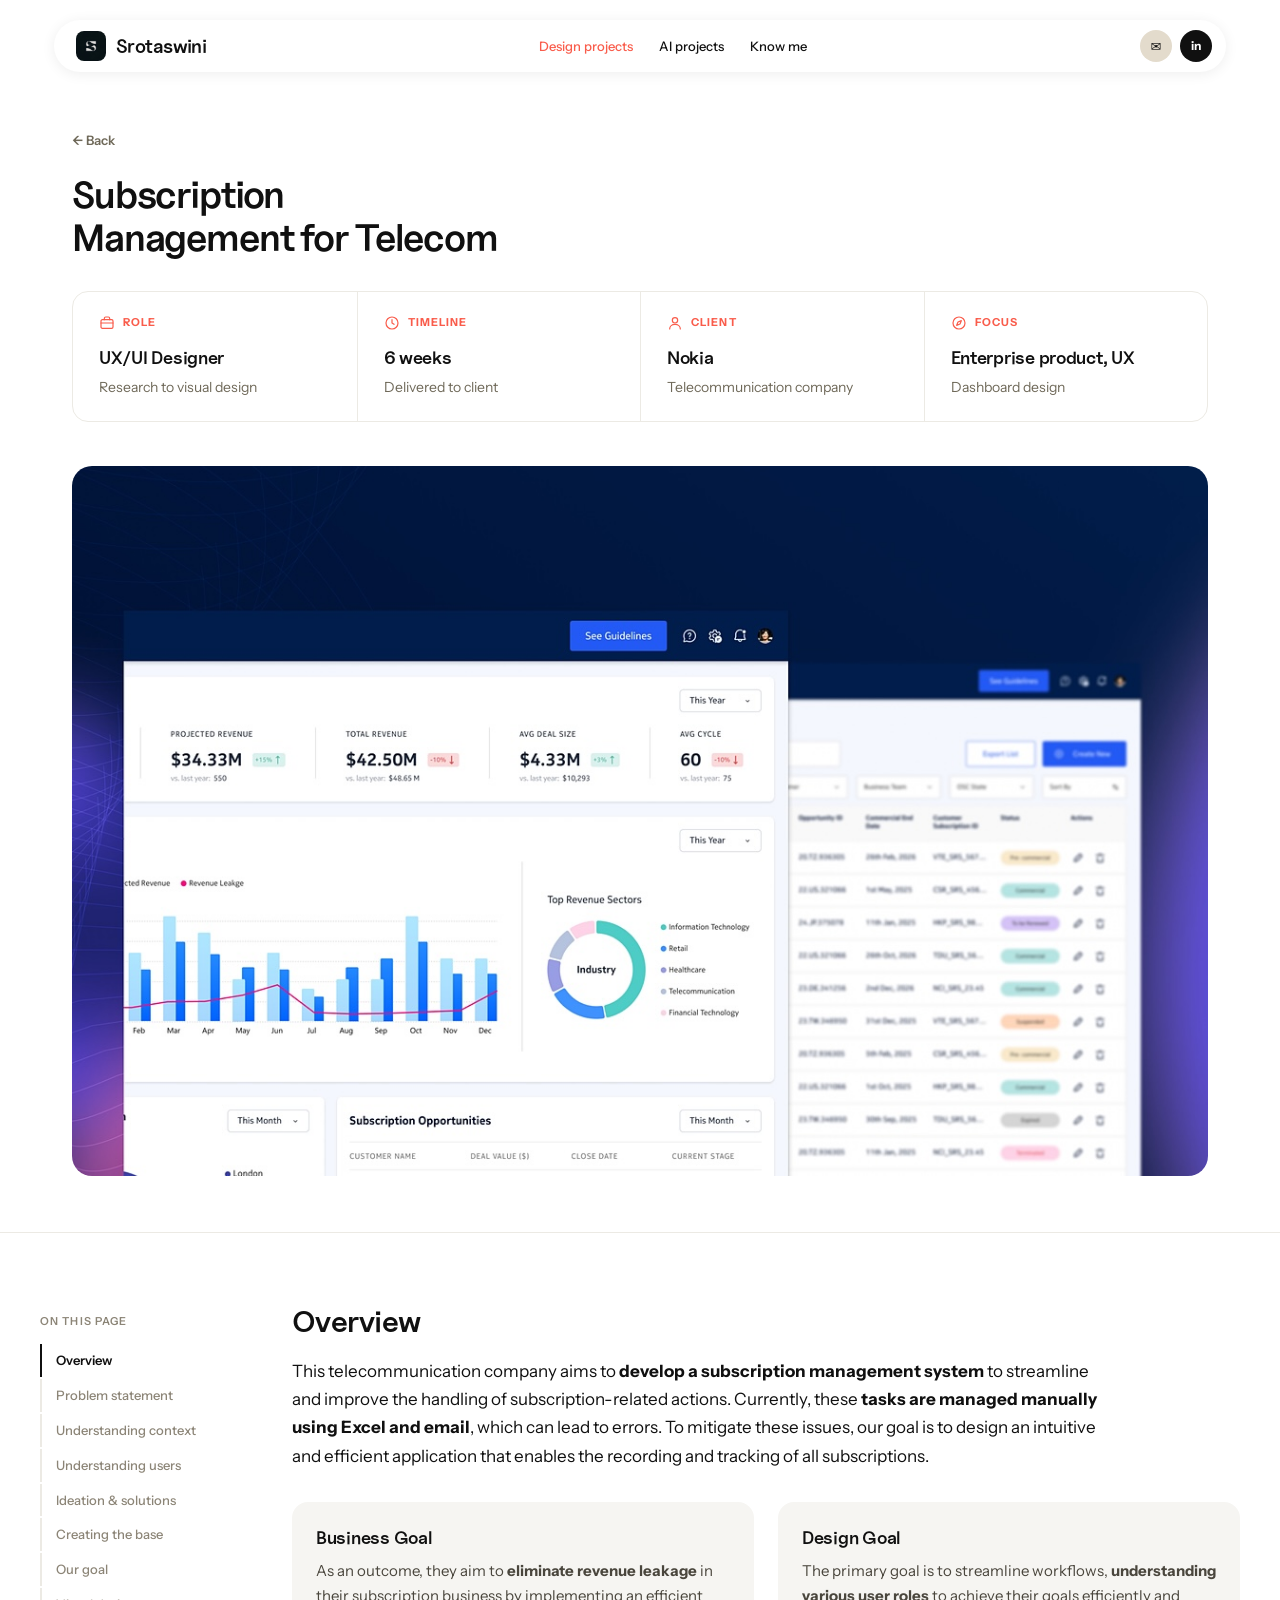
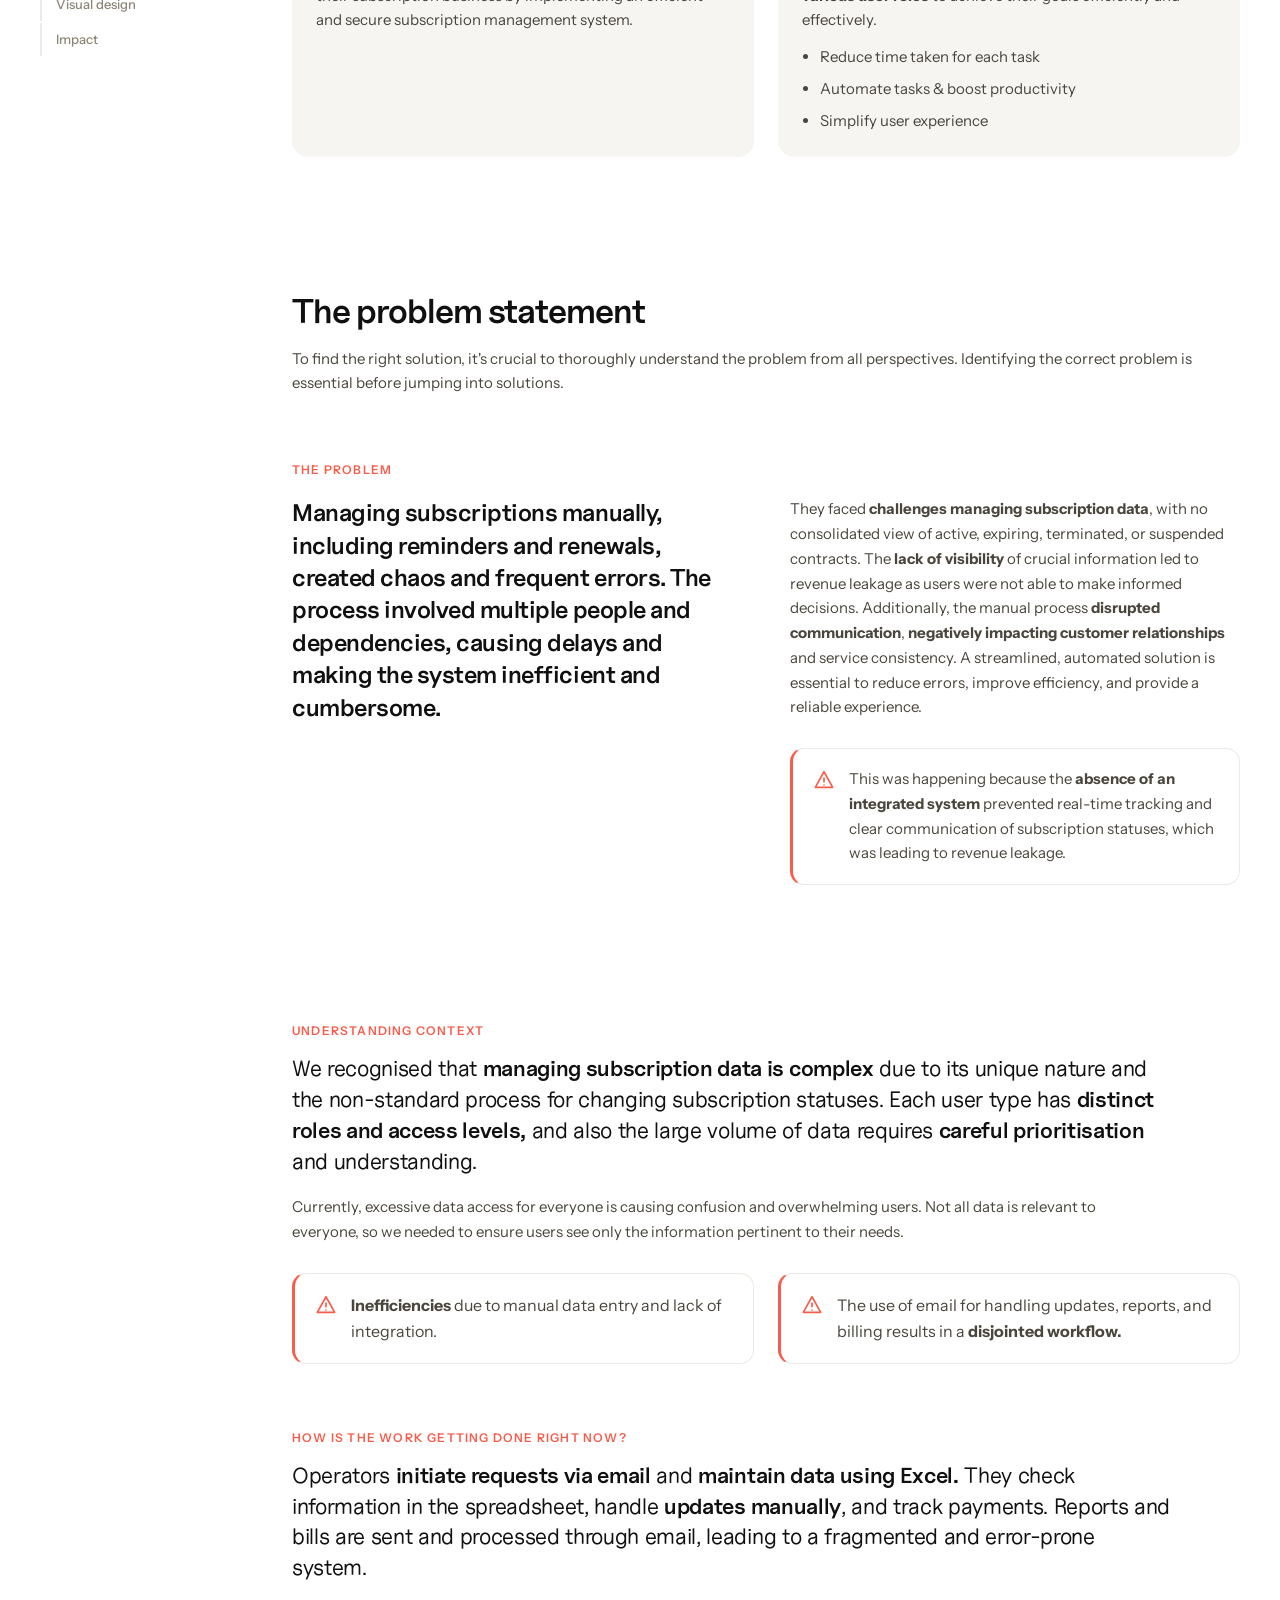
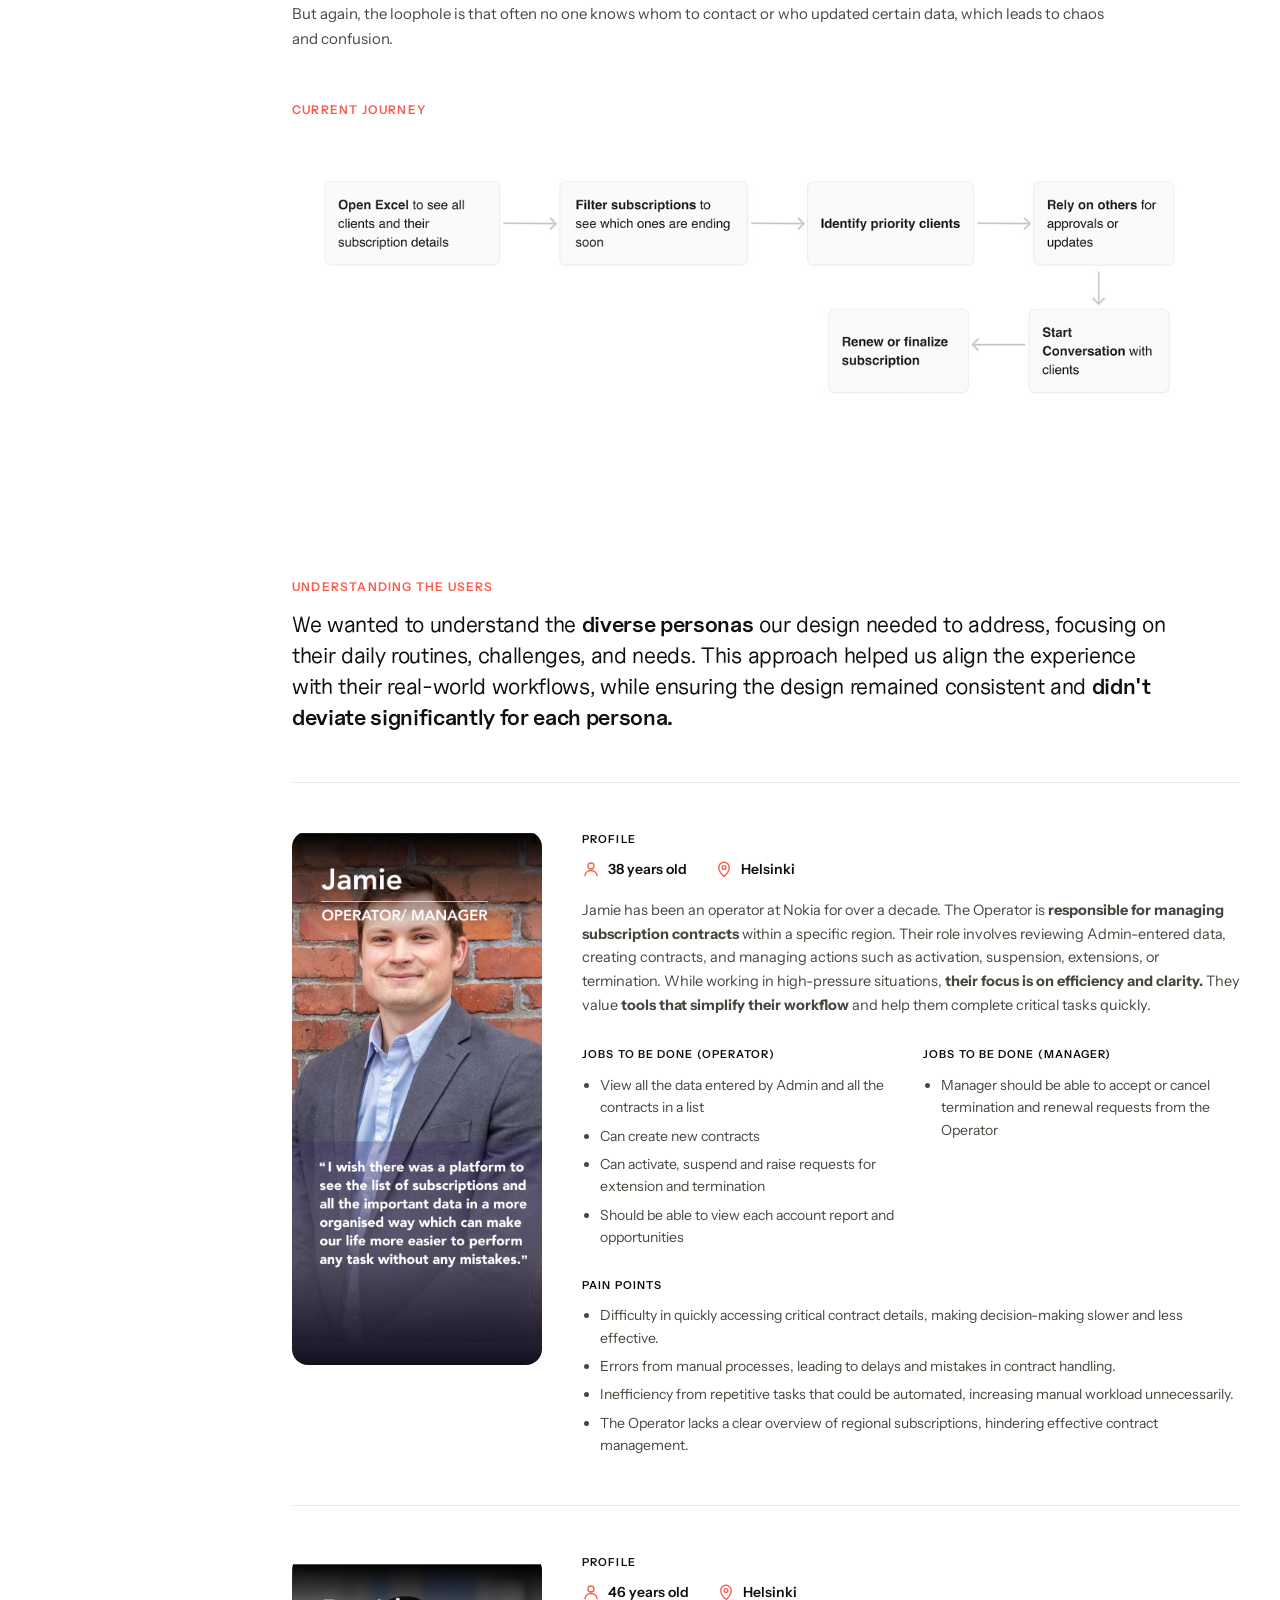
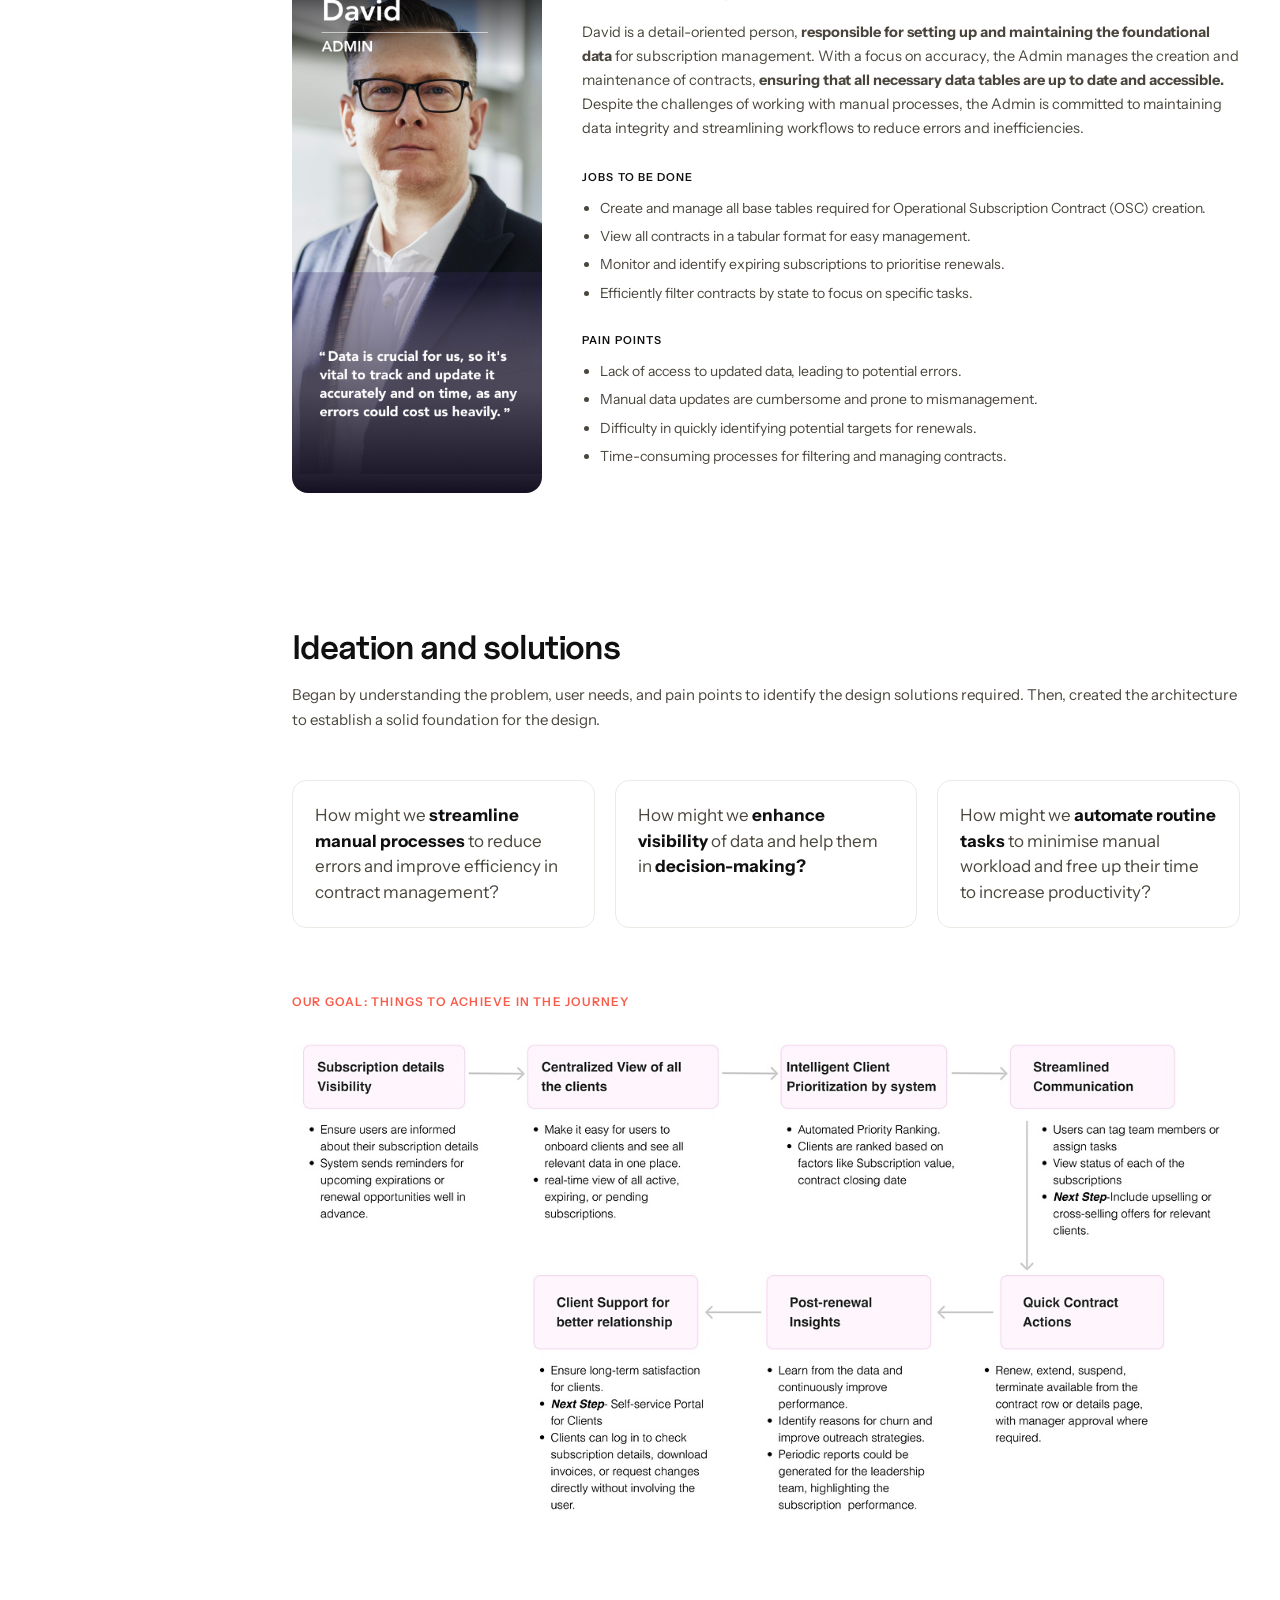
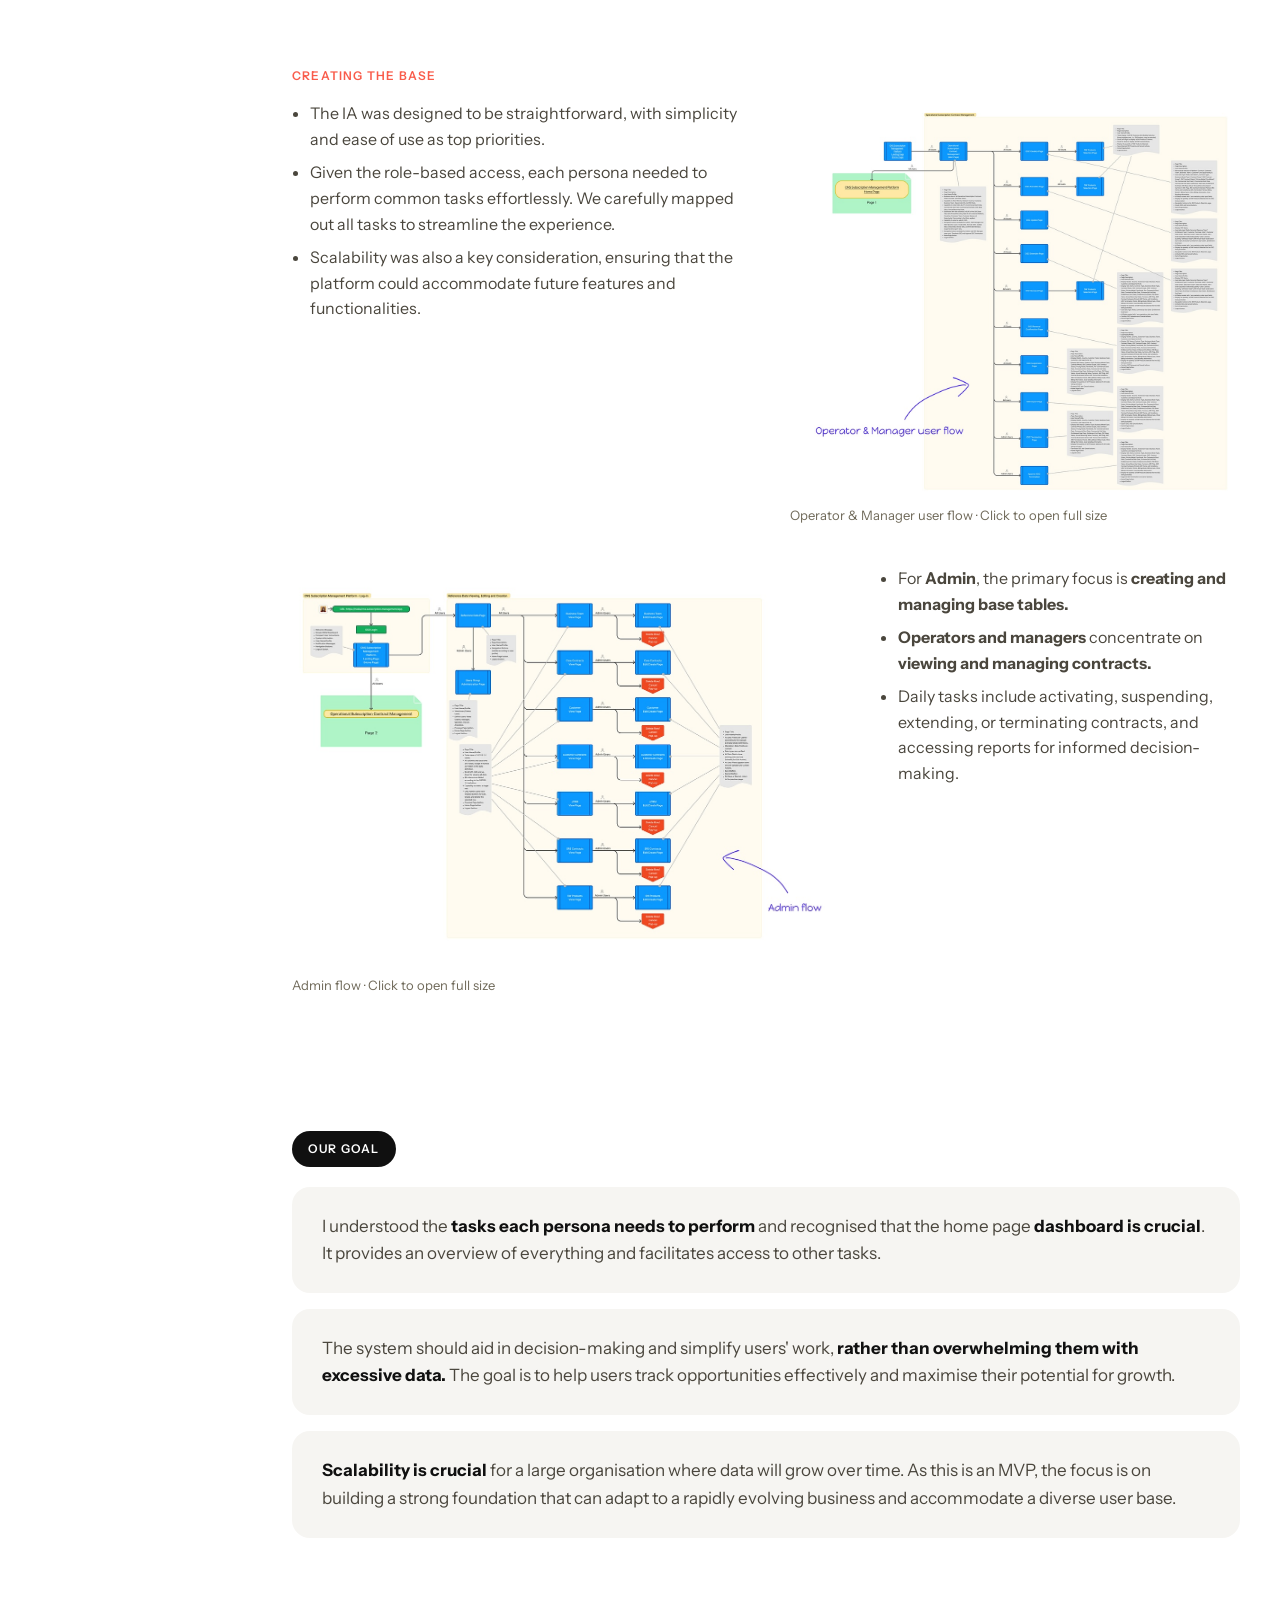
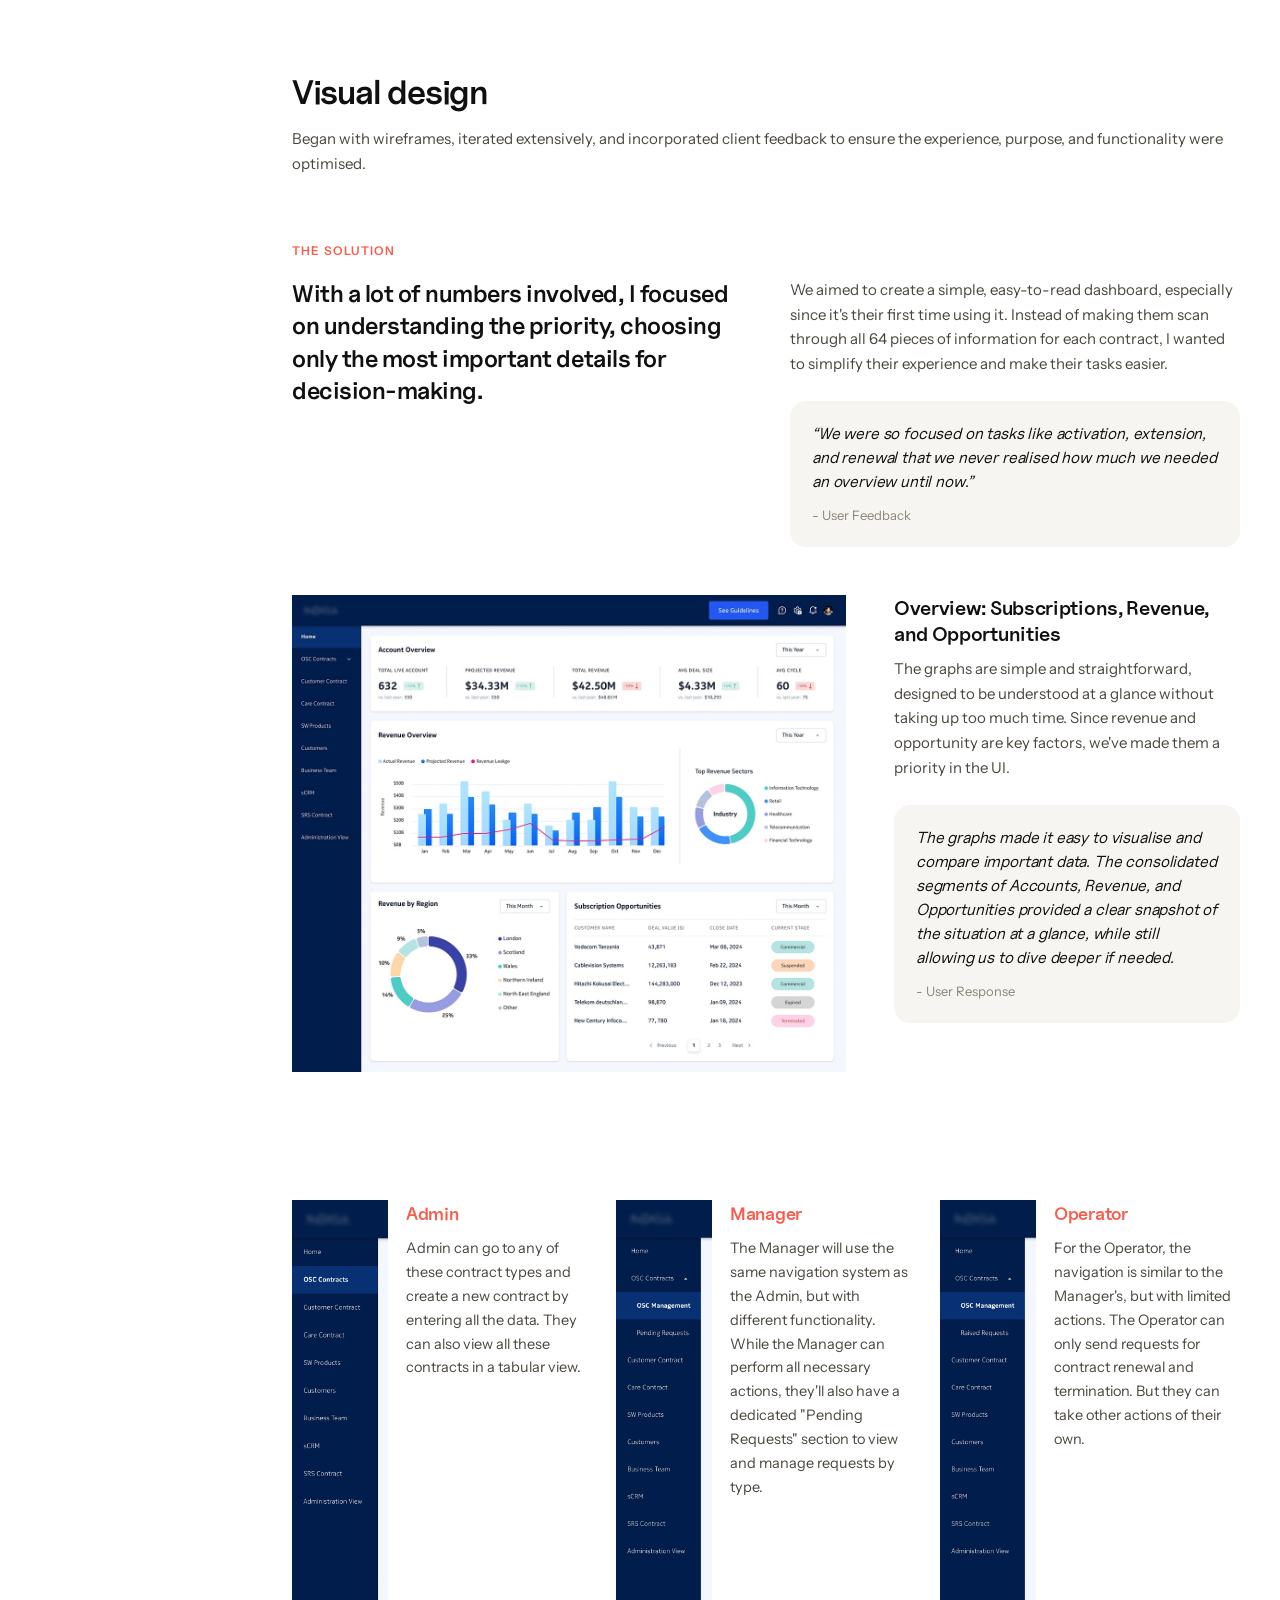
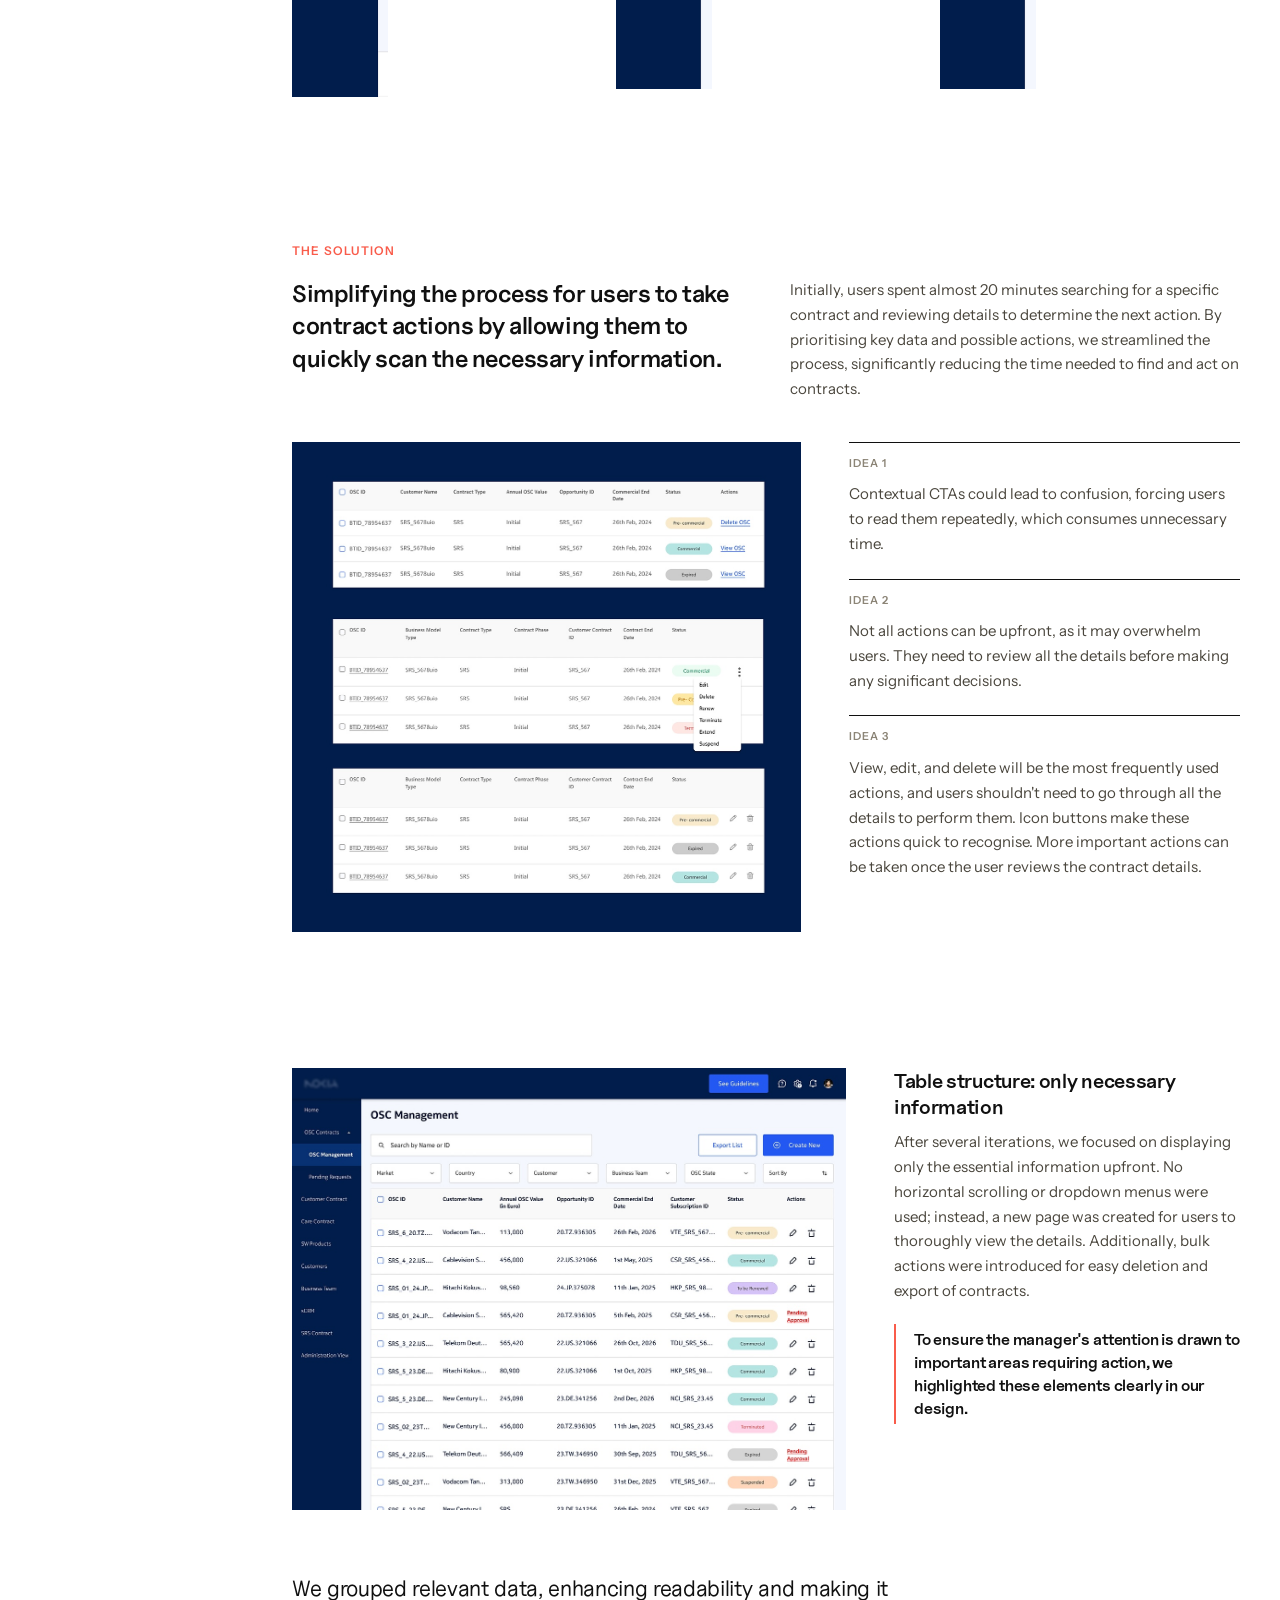
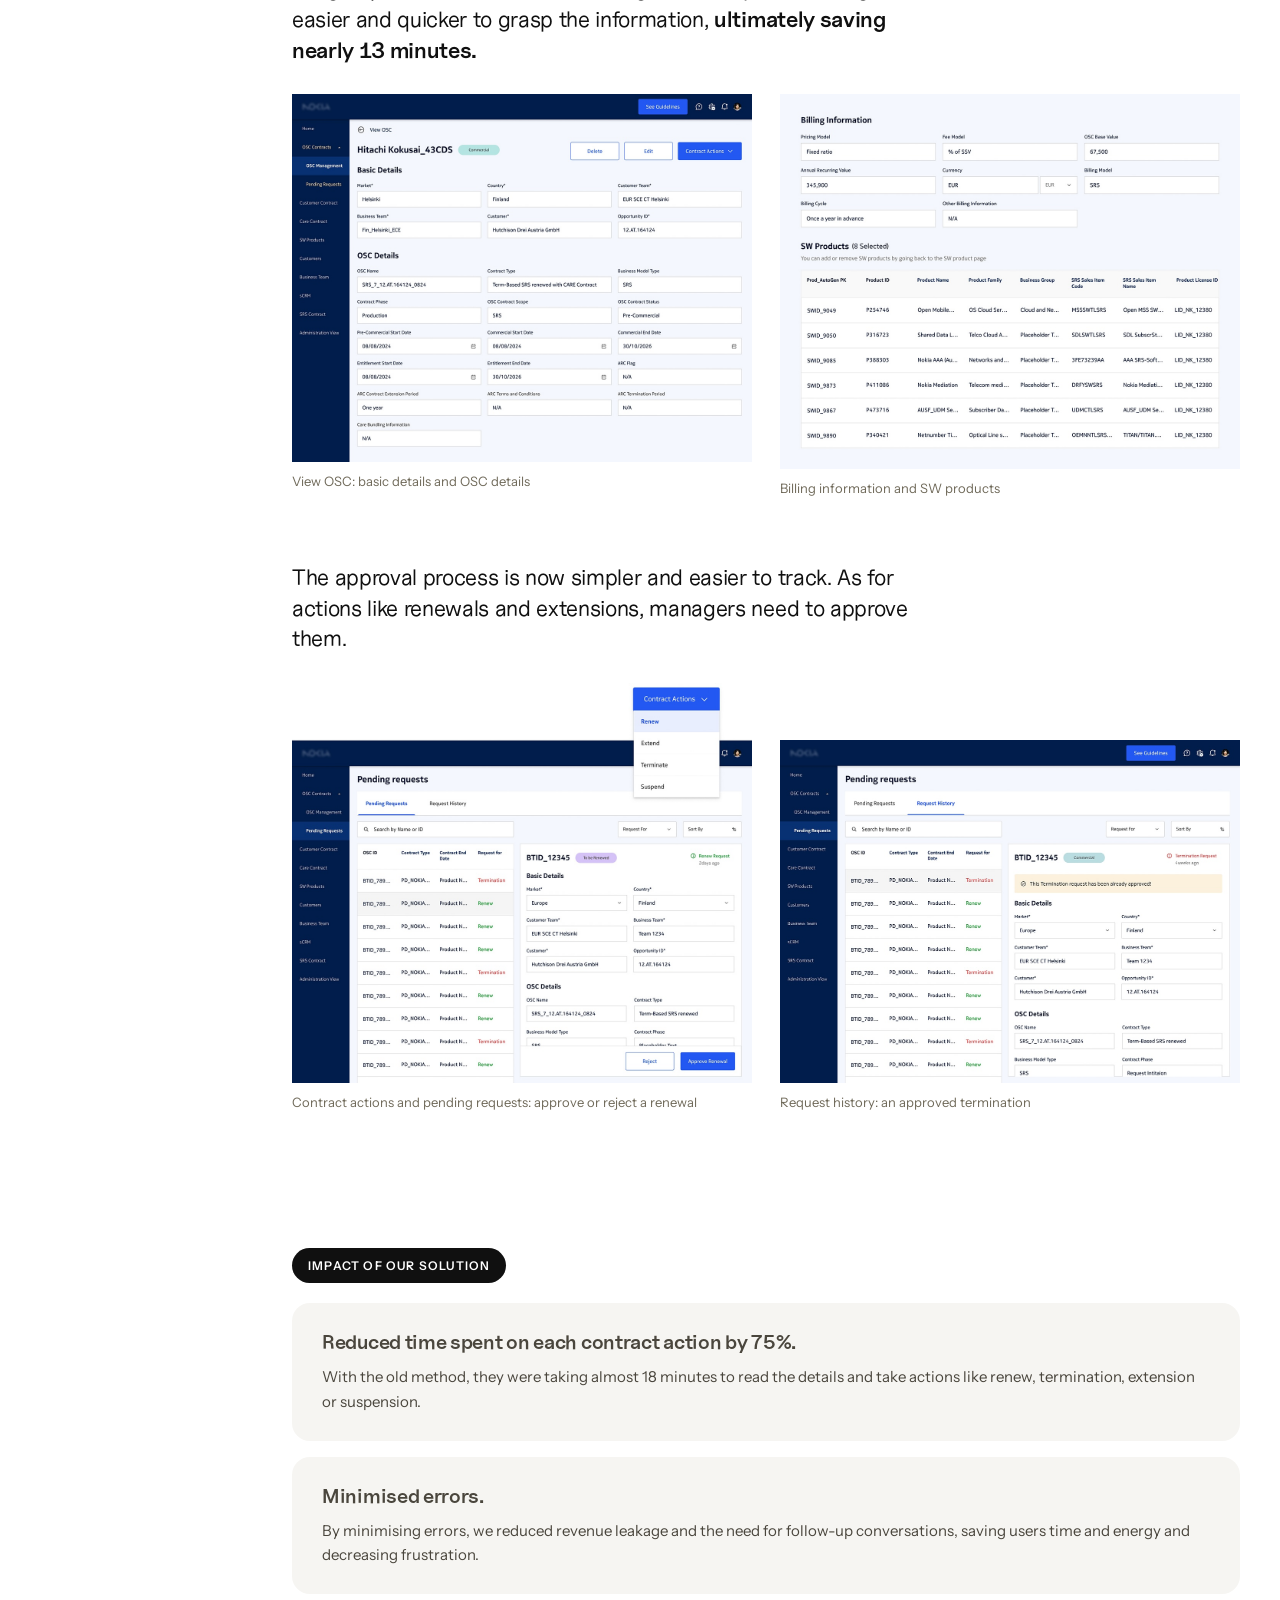
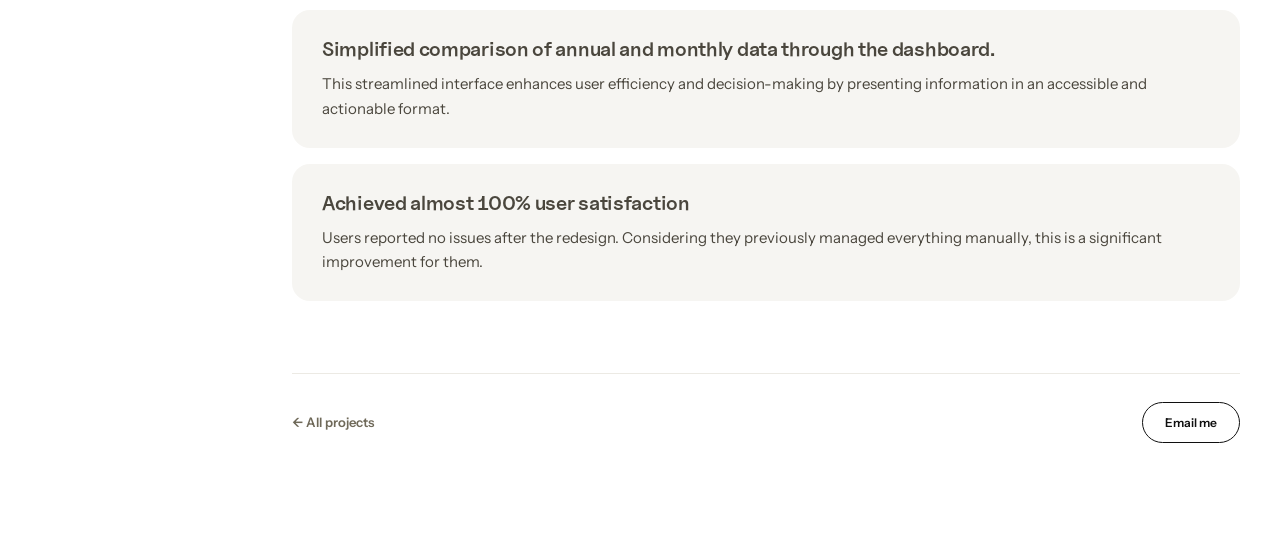
<file: subscription-management-telecom.html>
<!DOCTYPE html>
<html lang="en">
<head>
<meta charset="utf-8">
<meta name="viewport" content="width=device-width, initial-scale=1">
<title>Subscription Management for Telecom — Srotaswini</title>
<link rel="stylesheet" href="./site.css?v=20261013m">
<link rel="preconnect" href="https://fonts.googleapis.com" />
<link rel="preconnect" href="https://fonts.gstatic.com" crossorigin="" />
<link href="https://fonts.googleapis.com/css2?family=Instrument+Sans:wght@400;500;600;700&amp;display=swap" rel="stylesheet" />
<style>
  html { scroll-behavior: smooth; }
  body { margin: 0; background: #FFFFFF; -webkit-font-smoothing: antialiased; }
  a { color: inherit; text-decoration: none; }
  a:hover { color: #F95C4B; }
</style>
</head>
<body>
<div class="cs" style="font-family: 'Instrument Sans', system-ui, sans-serif; color: #101010; background: #FFFFFF; overflow-x: clip; font-size: 15px; line-height: 1.6">

  <div style="background: #FFFFFF; padding: 20px 32px 56px; border-bottom: 1px solid #ECEAE4">
    <nav style="max-width: 1136px; margin: 0 auto; background: #FFFFFF; border-radius: 999px; padding: 10px 14px 10px 22px; display: flex; align-items: center; justify-content: space-between; box-shadow: 0 2px 14px rgba(16,16,16,.07)">
      <a href="./" style="display: flex; align-items: center; gap: 10px">
        <img src="./logo.jpg" alt="Srotaswini" style="width: 30px; height: 30px; border-radius: 8px; object-fit: cover; display: block" />
        <span style="font-family: 'Uncut Sans', 'Instrument Sans', sans-serif; font-size: 19px; letter-spacing: -.03em; font-weight: 600">Srotaswini</span>
      </a>
      <div style="display: flex; align-items: center; gap: 26px; font-size: 13px; font-weight: 500">
        <a href="./#works" style="color: #F95C4B">Design projects</a>
        <a href="./#works">AI projects</a>
        <a href="./about.html">Know me</a>
      </div>
      <div style="display: flex; align-items: center; gap: 8px">
        <a href="mailto:srotaswini.payal@gmail.com" title="Email" style="width: 32px; height: 32px; border-radius: 999px; background: #E3DBCC; display: grid; place-items: center; font-size: 13px">✉</a>
        <a href="https://www.linkedin.com/in/srotaswini-sahoo-5a0549163/" title="LinkedIn" class="hv-orange" style="width: 32px; height: 32px; border-radius: 999px; background: #101010; color: #FFFFFF; display: grid; place-items: center; font-size: 12px; font-weight: 700">in</a>
        <button type="button" class="m-menu-btn" aria-label="Open menu" aria-expanded="false"><svg viewBox="0 0 24 24" width="18" height="18" fill="none" stroke="currentColor" stroke-width="2" stroke-linecap="round"><path d="M4 7h16M4 12h16M4 17h16"/></svg></button>
      </div>
    </nav>

    <div style="max-width: 1136px; margin: 56px auto 0">
      <a href="./#works" style="font-size: 13px; font-weight: 600; color: #6f6959">← Back</a>
      <div class="cs-hero">
        <div>
          <h1 style="font-family: 'Uncut Sans', 'Instrument Sans', sans-serif; font-size: 38px; line-height: 1.12; letter-spacing: -.03em; margin: 0; font-weight: 600; max-width: 560px; text-wrap: balance">Subscription Management for Telecom</h1>
          <div class="cs-meta"><div class="cs-meta-cell"><div class="cs-meta-label"><svg viewBox="0 0 24 24" fill="none" stroke="currentColor" stroke-width="1.8" stroke-linecap="round" stroke-linejoin="round"><rect x="3" y="7" width="18" height="13" rx="2"/><path d="M8 7V5a2 2 0 0 1 2-2h4a2 2 0 0 1 2 2v2"/><path d="M3 12h18"/></svg>Role</div><div class="cs-meta-value">UX/UI Designer</div><div class="cs-meta-sub">Research to visual design</div></div><div class="cs-meta-cell"><div class="cs-meta-label"><svg viewBox="0 0 24 24" fill="none" stroke="currentColor" stroke-width="1.8" stroke-linecap="round" stroke-linejoin="round"><circle cx="12" cy="12" r="9"/><path d="M12 7v5l3 2"/></svg>Timeline</div><div class="cs-meta-value">6 weeks</div><div class="cs-meta-sub">Delivered to client</div></div><div class="cs-meta-cell"><div class="cs-meta-label"><svg viewBox="0 0 24 24" fill="none" stroke="currentColor" stroke-width="1.8" stroke-linecap="round" stroke-linejoin="round"><circle cx="12" cy="8" r="4"/><path d="M4 21c0-4 3.6-7 8-7s8 3 8 7"/></svg>Client</div><div class="cs-meta-value">Nokia</div><div class="cs-meta-sub">Telecommunication company</div></div><div class="cs-meta-cell"><div class="cs-meta-label"><svg viewBox="0 0 24 24" fill="none" stroke="currentColor" stroke-width="1.8" stroke-linecap="round" stroke-linejoin="round"><circle cx="12" cy="12" r="9"/><path d="m15.5 8.5-2 5-5 2 2-5z"/></svg>Focus</div><div class="cs-meta-value">Enterprise product, UX</div><div class="cs-meta-sub">Dashboard design</div></div></div>
        </div>
      </div>
      <img src="./telecom-2400.jpg" srcset="./telecom-1200.jpg 1200w, ./telecom-2400.jpg 2400w" sizes="(max-width: 1200px) 100vw, 1136px" decoding="async" alt="Subscription management dashboard: revenue overview, top revenue sectors and subscription opportunities, with the OSC management table behind" style="width: 100%; aspect-ratio: 16 / 10; object-fit: cover; border-radius: 20px; margin-top: 44px; display: block" />
    </div>
  </div>

<div style="max-width: 1200px; margin: 0 auto; padding: 0 32px; display: grid; grid-template-columns: 180px minmax(0, 1fr); gap: 72px">
    <aside style="position: sticky; top: 0; align-self: start; padding: 80px 0 32px; display: flex; flex-direction: column; gap: 2px; font-size: 13px; max-height: 100vh; overflow-y: auto; box-sizing: border-box">
      <div style="font-size: 11px; font-weight: 600; letter-spacing: .1em; text-transform: uppercase; color: #8c8577; margin-bottom: 12px">On this page</div>
      <a href="#overview" style="padding: 6px 0 6px 14px; border-left: 2px solid #101010; color: #101010; font-weight: 600; transition: color .15s, border-color .15s">Overview</a>
      <a href="#problem" style="padding: 6px 0 6px 14px; border-left: 2px solid #ECEAE4; color: #8c8577; font-weight: 500; transition: color .15s, border-color .15s">Problem statement</a>
      <a href="#context" style="padding: 6px 0 6px 14px; border-left: 2px solid #ECEAE4; color: #8c8577; font-weight: 500; transition: color .15s, border-color .15s">Understanding context</a>
      <a href="#users" style="padding: 6px 0 6px 14px; border-left: 2px solid #ECEAE4; color: #8c8577; font-weight: 500; transition: color .15s, border-color .15s">Understanding users</a>
      <a href="#ideation" style="padding: 6px 0 6px 14px; border-left: 2px solid #ECEAE4; color: #8c8577; font-weight: 500; transition: color .15s, border-color .15s">Ideation &amp; solutions</a>
      <a href="#base" style="padding: 6px 0 6px 14px; border-left: 2px solid #ECEAE4; color: #8c8577; font-weight: 500; transition: color .15s, border-color .15s">Creating the base</a>
      <a href="#goal" style="padding: 6px 0 6px 14px; border-left: 2px solid #ECEAE4; color: #8c8577; font-weight: 500; transition: color .15s, border-color .15s">Our goal</a>
      <a href="#visual" style="padding: 6px 0 6px 14px; border-left: 2px solid #ECEAE4; color: #8c8577; font-weight: 500; transition: color .15s, border-color .15s">Visual design</a>
      <a href="#impact" style="padding: 6px 0 6px 14px; border-left: 2px solid #ECEAE4; color: #8c8577; font-weight: 500; transition: color .15s, border-color .15s">Impact</a>
    </aside>
    <div style="min-width: 0">

    <!-- OVERVIEW -->
    <section id="overview" class="cs-section" style="padding-top: 72px">
      <h2 class="cs-h2">Overview</h2>
      <p class="cs-lead">This telecommunication company aims to <strong>develop a subscription management system</strong> to streamline and improve the handling of subscription-related actions. Currently, these <strong>tasks are managed manually using Excel and email</strong>, which can lead to errors. To mitigate these issues, our goal is to design an intuitive and efficient application that enables the recording and tracking of all subscriptions.</p>
      <div class="cs-grid2" style="margin-top: 32px">
        <div class="cs-card">
          <h3 class="cs-h3">Business Goal</h3>
          <p class="cs-p">As an outcome, they aim to <strong>eliminate revenue leakage</strong> in their subscription business by implementing an efficient and secure subscription management system.</p>
        </div>
        <div class="cs-card">
          <h3 class="cs-h3">Design Goal</h3>
          <p class="cs-p">The primary goal is to streamline workflows, <strong>understanding various user roles</strong> to achieve their goals efficiently and effectively.</p>
          <ul class="cs-list">
            <li>Reduce time taken for each task</li>
            <li>Automate tasks &amp; boost productivity</li>
            <li>Simplify user experience</li>
          </ul>
        </div>
      </div>
    </section>

    <!-- PROBLEM STATEMENT -->
    <section id="problem" class="cs-section">
      <div class="cs-banner">
        <div>
          <h2 class="cs-display">The problem statement</h2>
          <p class="cs-p" style="margin-top: 16px">To find the right solution, it's crucial to thoroughly understand the problem from all perspectives. Identifying the correct problem is essential before jumping into solutions.</p>
        </div>
      </div>

      <div class="cs-eyebrow" style="margin-top: 64px">The problem</div>
      <div class="cs-split">
        <p class="cs-statement">Managing subscriptions manually, including reminders and renewals, created chaos and frequent errors. The process involved multiple people and dependencies, causing delays and making the system inefficient and cumbersome.</p>
        <div>
          <p class="cs-p">They faced <strong>challenges managing subscription data</strong>, with no consolidated view of active, expiring, terminated, or suspended contracts. The <strong>lack of visibility</strong> of crucial information led to revenue leakage as users were not able to make informed decisions. Additionally, the manual process <strong>disrupted communication</strong>, <strong>negatively impacting customer relationships</strong> and service consistency. A streamlined, automated solution is essential to reduce errors, improve efficiency, and provide a reliable experience.</p>
          <div class="cs-warn" style="margin-top: 28px">
            <svg class="cs-warn-icon" viewBox="0 0 24 24" fill="none" stroke="currentColor" stroke-width="1.8" stroke-linecap="round" stroke-linejoin="round" aria-hidden="true"><path d="M12 3 2.5 20h19L12 3z"/><path d="M12 10v4"/><path d="M12 17.5h.01"/></svg>
            <p class="cs-p" style="margin: 0">This was happening because the <strong>absence of an integrated system</strong> prevented real-time tracking and clear communication of subscription statuses, which was leading to revenue leakage.</p>
          </div>
        </div>
      </div>
    </section>

    <!-- UNDERSTANDING CONTEXT -->
    <section id="context" class="cs-section">
      <div class="cs-eyebrow">Understanding context</div>
      <p class="cs-big">We recognised that <strong>managing subscription data is complex</strong> due to its unique nature and the non-standard process for changing subscription statuses. Each user type has <strong>distinct roles and access levels,</strong> and also the large volume of data requires <strong>careful prioritisation</strong> and understanding.</p>
      <p class="cs-p" style="max-width: 820px">Currently, excessive data access for everyone is causing confusion and overwhelming users. Not all data is relevant to everyone, so we needed to ensure users see only the information pertinent to their needs.</p>
      <div class="cs-grid2" style="margin-top: 28px">
        <div class="cs-warn">
          <svg class="cs-warn-icon" viewBox="0 0 24 24" fill="none" stroke="currentColor" stroke-width="1.8" stroke-linecap="round" stroke-linejoin="round" aria-hidden="true"><path d="M12 3 2.5 20h19L12 3z"/><path d="M12 10v4"/><path d="M12 17.5h.01"/></svg>
          <p class="cs-p" style="margin: 0; font-size: 16px"><strong>Inefficiencies</strong> due to manual data entry and lack of integration.</p>
        </div>
        <div class="cs-warn">
          <svg class="cs-warn-icon" viewBox="0 0 24 24" fill="none" stroke="currentColor" stroke-width="1.8" stroke-linecap="round" stroke-linejoin="round" aria-hidden="true"><path d="M12 3 2.5 20h19L12 3z"/><path d="M12 10v4"/><path d="M12 17.5h.01"/></svg>
          <p class="cs-p" style="margin: 0; font-size: 16px">The use of email for handling updates, reports, and billing results in a <strong>disjointed workflow.</strong></p>
        </div>
      </div>

      <div class="cs-eyebrow" style="margin-top: 64px">How is the work getting done right now?</div>
      <p class="cs-big">Operators <strong>initiate requests via email</strong> and <strong>maintain data using Excel.</strong> They check information in the spreadsheet, handle <strong>updates manually</strong>, and track payments. Reports and bills are sent and processed through email, leading to a fragmented and error-prone system.</p>
      <p class="cs-p" style="max-width: 820px">But again, the loophole is that often no one knows whom to contact or who updated certain data, which leads to chaos and confusion.</p>

      <div class="cs-eyebrow" style="margin-top: 48px">Current journey</div>
      <figure class="pn" style="margin-top: 16px"><img src="./telecom-journey-2400.jpg" srcset="./telecom-journey-1200.jpg 1200w, ./telecom-journey-2400.jpg 2400w" sizes="(max-width: 1200px) 100vw, 950px" alt="Current journey: open Excel to see all clients and their subscription details, filter subscriptions to see which ones are ending soon, identify priority clients, rely on others for approvals or updates, start conversation with clients, renew or finalise subscription" style="border: none; background: transparent" /></figure>
    </section>

    <!-- UNDERSTANDING THE USERS -->
    <section id="users" class="cs-section">
      <div class="cs-eyebrow">Understanding the users</div>
      <p class="cs-big">We wanted to understand the <strong>diverse personas</strong> our design needed to address, focusing on their daily routines, challenges, and needs. This approach helped us align the experience with their real-world workflows, while ensuring the design remained consistent and <strong>didn't deviate significantly for each persona.</strong></p>

      <div class="cs-persona">
        <img src="./persona-jamie.jpg" alt="Jamie, Operator / Manager. “I wish there was a platform to see the list of subscriptions and all the important data in a more organised way which can make our life more easier to perform any task without any mistakes.”" class="cs-persona-photo" />
        <div>
          <div class="cs-label">Profile</div>
          <div class="cs-facts"><span><svg viewBox="0 0 24 24" fill="none" stroke="currentColor" stroke-width="1.8" stroke-linecap="round" aria-hidden="true"><circle cx="12" cy="8" r="4"/><path d="M4 21c0-4 3.6-7 8-7s8 3 8 7"/></svg>38 years old</span><span><svg viewBox="0 0 24 24" fill="none" stroke="currentColor" stroke-width="1.8" stroke-linecap="round" aria-hidden="true"><path d="M12 22s7-6.2 7-12a7 7 0 1 0-14 0c0 5.8 7 12 7 12z"/><circle cx="12" cy="10" r="2.5"/></svg>Helsinki</span></div>
          <p class="cs-p" style="font-size: 14.5px">Jamie has been an operator at Nokia for over a decade. The Operator is <strong>responsible for managing subscription contracts</strong> within a specific region. Their role involves reviewing Admin-entered data, creating contracts, and managing actions such as activation, suspension, extensions, or termination. While working in high-pressure situations, <strong>their focus is on efficiency and clarity.</strong> They value <strong>tools that simplify their workflow</strong> and help them complete critical tasks quickly.</p>
          <div class="cs-grid2" style="margin-top: 28px">
            <div>
              <div class="cs-label">Jobs to be done (Operator)</div>
              <ul class="cs-list cs-small">
                <li>View all the data entered by Admin and all the contracts in a list</li>
                <li>Can create new contracts</li>
                <li>Can activate, suspend and raise requests for extension and termination</li>
                <li>Should be able to view each account report and opportunities</li>
              </ul>
            </div>
            <div>
              <div class="cs-label">Jobs to be done (Manager)</div>
              <ul class="cs-list cs-small">
                <li>Manager should be able to accept or cancel termination and renewal requests from the Operator</li>
              </ul>
            </div>
          </div>
          <div style="margin-top: 28px"><div class="cs-pain">
              <div class="cs-label">Pain points</div>
              <ul class="cs-list cs-small">
                <li>Difficulty in quickly accessing critical contract details, making decision-making slower and less effective.</li>
                <li>Errors from manual processes, leading to delays and mistakes in contract handling.</li>
                <li>Inefficiency from repetitive tasks that could be automated, increasing manual workload unnecessarily.</li>
                <li>The Operator lacks a clear overview of regional subscriptions, hindering effective contract management.</li>
              </ul>
            </div></div>
        </div>
      </div>

      <div class="cs-persona">
        <img src="./persona-david.jpg" alt="David, Admin. “Data is crucial for us, so it's vital to track and update it accurately and on time, as any errors could cost us heavily.”" class="cs-persona-photo" />
        <div>
          <div class="cs-label">Profile</div>
          <div class="cs-facts"><span><svg viewBox="0 0 24 24" fill="none" stroke="currentColor" stroke-width="1.8" stroke-linecap="round" aria-hidden="true"><circle cx="12" cy="8" r="4"/><path d="M4 21c0-4 3.6-7 8-7s8 3 8 7"/></svg>46 years old</span><span><svg viewBox="0 0 24 24" fill="none" stroke="currentColor" stroke-width="1.8" stroke-linecap="round" aria-hidden="true"><path d="M12 22s7-6.2 7-12a7 7 0 1 0-14 0c0 5.8 7 12 7 12z"/><circle cx="12" cy="10" r="2.5"/></svg>Helsinki</span></div>
          <p class="cs-p" style="font-size: 14.5px">David is a detail-oriented person, <strong>responsible for setting up and maintaining the foundational data</strong> for subscription management. With a focus on accuracy, the Admin manages the creation and maintenance of contracts, <strong>ensuring that all necessary data tables are up to date and accessible.</strong> Despite the challenges of working with manual processes, the Admin is committed to maintaining data integrity and streamlining workflows to reduce errors and inefficiencies.</p>
          <div style="margin-top: 28px">
            <div class="cs-label">Jobs to be done</div>
            <ul class="cs-list cs-small">
              <li>Create and manage all base tables required for Operational Subscription Contract (OSC) creation.</li>
              <li>View all contracts in a tabular format for easy management.</li>
              <li>Monitor and identify expiring subscriptions to prioritise renewals.</li>
              <li>Efficiently filter contracts by state to focus on specific tasks.</li>
            </ul>
          </div>
          <div style="margin-top: 28px"><div class="cs-pain">
              <div class="cs-label">Pain points</div>
              <ul class="cs-list cs-small">
                <li>Lack of access to updated data, leading to potential errors.</li>
                <li>Manual data updates are cumbersome and prone to mismanagement.</li>
                <li>Difficulty in quickly identifying potential targets for renewals.</li>
                <li>Time-consuming processes for filtering and managing contracts.</li>
              </ul>
            </div></div>
        </div>
      </div>
    </section>

    <!-- IDEATION AND SOLUTIONS -->
    <section id="ideation" class="cs-section">
      <div class="cs-banner">
        <div>
          <h2 class="cs-display">Ideation and solutions</h2>
          <p class="cs-p" style="margin-top: 16px">Began by understanding the problem, user needs, and pain points to identify the design solutions required. Then, created the architecture to establish a solid foundation for the design.</p>
        </div>
      </div>

      <div class="cs-grid3" style="margin-top: 48px">
        <div class="cs-hmw">How might we <strong>streamline manual processes</strong> to reduce errors and improve efficiency in contract management?</div>
        <div class="cs-hmw">How might we <strong>enhance visibility</strong> of data and help them in <strong>decision-making?</strong></div>
        <div class="cs-hmw">How might we <strong>automate routine tasks</strong> to minimise manual workload and free up their time to increase productivity?</div>
      </div>

      <div class="cs-eyebrow" style="margin-top: 64px">Our goal: things to achieve in the journey</div>
      <figure class="pn" style="margin-top: 20px"><img src="./goals-2400.jpg" srcset="./goals-1200.jpg 1200w, ./goals-2400.jpg 2400w" sizes="(max-width: 1200px) 100vw, 950px" alt="Our goal, things to achieve in the journey: subscription details visibility, centralised view of all the clients, intelligent client prioritisation by system, streamlined communication, quick contract actions, post-renewal insights, client support for better relationship" style="border: none; background: transparent" /></figure>
    </section>

    <!-- CREATING THE BASE -->
    <section id="base" class="cs-section">
      <div class="cs-eyebrow">Creating the base</div>
      <div class="cs-split" style="margin-top: 16px; align-items: start">
        <ul class="cs-list" style="font-size: 16px">
          <li>The IA was designed to be straightforward, with simplicity and ease of use as top priorities.</li>
          <li>Given the role-based access, each persona needed to perform common tasks effortlessly. We carefully mapped out all tasks to streamline the experience.</li>
          <li>Scalability was also a key consideration, ensuring that the platform could accommodate future features and functionalities.</li>
        </ul>
        <figure class="pn">
          <a href="./flow-om-full.jpg"><img src="./flow-om-2400.jpg" srcset="./flow-om-1200.jpg 1200w, ./flow-om-2400.jpg 2400w" sizes="(max-width: 900px) 100vw, 480px" alt="Operator and Manager user flow: Operational Subscription Contract Management pages for creation, activation, update, extension, renewal, suspension, export, termination and approval" /></a>
          <figcaption>Operator &amp; Manager user flow · Click to open full size</figcaption>
        </figure>
      </div>
      <div class="cs-split" style="margin-top: 40px; grid-template-columns: minmax(0, 1.5fr) minmax(0, 1fr); align-items: start">
        <figure class="pn">
          <a href="./flow-admin-full.jpg"><img src="./flow-admin-2400.jpg" srcset="./flow-admin-1200.jpg 1200w, ./flow-admin-2400.jpg 2400w" sizes="(max-width: 900px) 100vw, 580px" alt="Admin flow: log-in, reference data viewing, editing and creation for business teams, care contracts, customers, customer contracts, sCRM, SRS contracts and SW products" /></a>
          <figcaption>Admin flow · Click to open full size</figcaption>
        </figure>
        <ul class="cs-list" style="font-size: 16px">
          <li>For <strong>Admin</strong>, the primary focus is <strong>creating and managing base tables.</strong></li>
          <li><strong>Operators and managers</strong> concentrate on <strong>viewing and managing contracts.</strong></li>
          <li>Daily tasks include activating, suspending, extending, or terminating contracts, and accessing reports for informed decision-making.</li>
        </ul>
      </div>
    </section>

    <!-- OUR GOAL -->
    <section id="goal" class="cs-section">
      <div class="cs-tag">Our goal</div>
      <div class="cs-stack" style="margin-top: 20px">
        <div class="cs-panel">I understood the <strong>tasks each persona needs to perform</strong> and recognised that the home page <strong>dashboard is crucial</strong>. It provides an overview of everything and facilitates access to other tasks.</div>
        <div class="cs-panel">The system should aid in decision-making and simplify users' work, <strong>rather than overwhelming them with excessive data.</strong> The goal is to help users track opportunities effectively and maximise their potential for growth.</div>
        <div class="cs-panel"><strong>Scalability is crucial</strong> for a large organisation where data will grow over time. As this is an MVP, the focus is on building a strong foundation that can adapt to a rapidly evolving business and accommodate a diverse user base.</div>
      </div>
    </section>

    <!-- VISUAL DESIGN -->
    <section id="visual" class="cs-section">
      <div class="cs-banner">
        <div>
          <h2 class="cs-display">Visual design</h2>
          <p class="cs-p" style="margin-top: 16px">Began with wireframes, iterated extensively, and incorporated client feedback to ensure the experience, purpose, and functionality were optimised.</p>
        </div>
      </div>

      <div class="cs-eyebrow" style="margin-top: 64px">The solution</div>
      <div class="cs-split">
        <p class="cs-statement">With a lot of numbers involved, I focused on understanding the priority, choosing only the most important details for decision-making.</p>
        <div>
          <p class="cs-p">We aimed to create a simple, easy-to-read dashboard, especially since it's their first time using it. Instead of making them scan through all 64 pieces of information for each contract, I wanted to simplify their experience and make their tasks easier.</p>
          <blockquote class="cs-quote">
            <p>“We were so focused on tasks like activation, extension, and renewal that we never realised how much we needed an overview until now.”</p>
            <cite>- User Feedback</cite>
          </blockquote>
        </div>
      </div>

      <div class="cs-split" style="margin-top: 48px; grid-template-columns: minmax(0, 1.6fr) minmax(0, 1fr); align-items: start">
        <figure class="pn">
          <img src="./dashboard-2400.jpg" srcset="./dashboard-1200.jpg 1200w, ./dashboard-2400.jpg 2400w" sizes="(max-width: 900px) 100vw, 580px" alt="Home dashboard: account overview, revenue overview with top revenue sectors, revenue by region and subscription opportunities" />
        </figure>
        <div>
          <h3 class="cs-h3" style="font-size: 20px">Overview: Subscriptions, Revenue, and Opportunities</h3>
          <p class="cs-p">The graphs are simple and straightforward, designed to be understood at a glance without taking up too much time. Since revenue and opportunity are key factors, we've made them a priority in the UI.</p>
          <blockquote class="cs-quote">
            <p>The graphs made it easy to visualise and compare important data. The consolidated segments of Accounts, Revenue, and Opportunities provided a clear snapshot of the situation at a glance, while still allowing us to dive deeper if needed.</p>
            <cite>- User Response</cite>
          </blockquote>
        </div>
      </div>

      <div class="cs-roles" style="margin-top: 128px">
        <div class="cs-role">
          <img src="./nav-admin-612.jpg" alt="Admin navigation: OSC Contracts, Customer Contract, Care Contract, SW Products, Customers, Business Team, sCRM, SRS Contract" />
          <div>
            <div class="cs-role-name">Admin</div>
            <p class="cs-p" style="font-size: 14.5px">Admin can go to any of these contract types and create a new contract by entering all the data. They can also view all these contracts in a tabular view.</p>
          </div>
        </div>
        <div class="cs-role">
          <img src="./nav-manager-612.jpg" alt="Manager navigation with OSC Management and Pending Requests" />
          <div>
            <div class="cs-role-name">Manager</div>
            <p class="cs-p" style="font-size: 14.5px">The Manager will use the same navigation system as the Admin, but with different functionality. While the Manager can perform all necessary actions, they'll also have a dedicated "Pending Requests" section to view and manage requests by type.</p>
          </div>
        </div>
        <div class="cs-role">
          <img src="./nav-operator-612.jpg" alt="Operator navigation with OSC Management and Raised Requests" />
          <div>
            <div class="cs-role-name">Operator</div>
            <p class="cs-p" style="font-size: 14.5px">For the Operator, the navigation is similar to the Manager's, but with limited actions. The Operator can only send requests for contract renewal and termination. But they can take other actions of their own.</p>
          </div>
        </div>
      </div>

      <div class="cs-eyebrow" style="margin-top: 144px">The solution</div>
      <div class="cs-split">
        <p class="cs-statement">Simplifying the process for users to take contract actions by allowing them to quickly scan the necessary information.</p>
        <p class="cs-p">Initially, users spent almost 20 minutes searching for a specific contract and reviewing details to determine the next action. By prioritising key data and possible actions, we streamlined the process, significantly reducing the time needed to find and act on contracts.</p>
      </div>

      <div class="cs-split" style="margin-top: 40px; grid-template-columns: minmax(0, 1.3fr) minmax(0, 1fr); align-items: start">
        <figure class="pn">
          <img src="./ideas-tables-2400.jpg" srcset="./ideas-tables-1200.jpg 1200w, ./ideas-tables-2400.jpg 2400w" sizes="(max-width: 900px) 100vw, 540px" alt="Three table iterations: contextual CTAs per row, a row menu with edit, delete, renew, terminate, extend and suspend, and icon buttons for edit and delete" />
        </figure>
        <div class="cs-ideas">
          <div>
            <div class="cs-label" style="color: #8c8577">Idea 1</div>
            <p class="cs-p">Contextual CTAs could lead to confusion, forcing users to read them repeatedly, which consumes unnecessary time.</p>
          </div>
          <div>
            <div class="cs-label" style="color: #8c8577">Idea 2</div>
            <p class="cs-p">Not all actions can be upfront, as it may overwhelm users. They need to review all the details before making any significant decisions.</p>
          </div>
          <div>
            <div class="cs-label" style="color: #8c8577">Idea 3</div>
            <p class="cs-p">View, edit, and delete will be the most frequently used actions, and users shouldn't need to go through all the details to perform them. Icon buttons make these actions quick to recognise. More important actions can be taken once the user reviews the contract details.</p>
          </div>
        </div>
      </div>

      <div class="cs-split" style="margin-top: 136px; grid-template-columns: minmax(0, 1.6fr) minmax(0, 1fr); align-items: start">
        <figure class="pn">
          <img src="./osc-management-2400.jpg" srcset="./osc-management-1200.jpg 1200w, ./osc-management-2400.jpg 2400w" sizes="(max-width: 900px) 100vw, 580px" alt="OSC Management table with search, filters, status pills, edit and delete icons, and Pending Approval highlighted in red" />
        </figure>
        <div>
          <h3 class="cs-h3" style="font-size: 20px">Table structure: only necessary information</h3>
          <p class="cs-p">After several iterations, we focused on displaying only the essential information upfront. No horizontal scrolling or dropdown menus were used; instead, a new page was created for users to thoroughly view the details. Additionally, bulk actions were introduced for easy deletion and export of contracts.</p>
          <div class="cs-note">To ensure the manager's attention is drawn to important areas requiring action, we highlighted these elements clearly in our design.</div>
        </div>
      </div>

      <p class="cs-big" style="margin-top: 64px; max-width: 640px">We grouped relevant data, enhancing readability and making it easier and quicker to grasp the information, <strong>ultimately saving nearly 13 minutes.</strong></p>
      <div class="pn-row" style="grid-template-columns: 1fr 1fr; margin-top: 28px">
        <figure class="pn">
          <img src="./view-osc-2400.jpg" srcset="./view-osc-1200.jpg 1200w, ./view-osc-2400.jpg 2400w" sizes="(max-width: 900px) 100vw, 480px" alt="View OSC page for Hitachi Kokusai_43CDS with basic details and OSC details" />
          <figcaption>View OSC: basic details and OSC details</figcaption>
        </figure>
        <figure class="pn">
          <img src="./billing-info-2400.jpg" srcset="./billing-info-1200.jpg 1200w, ./billing-info-2400.jpg 2400w" sizes="(max-width: 900px) 100vw, 460px" alt="Billing information and SW products table on the View OSC page" />
          <figcaption>Billing information and SW products</figcaption>
        </figure>
      </div>

      <p class="cs-big" style="margin-top: 64px; max-width: 640px">The approval process is now simpler and easier to track. As for actions like renewals and extensions, managers need to approve them.</p>
      <div class="pn-row" style="grid-template-columns: 1fr 1fr; margin-top: 28px; align-items: end">
        <figure class="pn">
          <img src="./req-pending-2400.jpg" srcset="./req-pending-1200.jpg 1200w, ./req-pending-2400.jpg 2400w" sizes="(max-width: 900px) 100vw, 460px" alt="Contract Actions menu with Renew, Extend, Terminate and Suspend above the Pending requests screen, where a renew request for BTID_12345 can be approved or rejected" />
          <figcaption>Contract actions and pending requests: approve or reject a renewal</figcaption>
        </figure>
        <figure class="pn">
          <img src="./req-raised-2400.jpg" srcset="./req-raised-1200.jpg 1200w, ./req-raised-2400.jpg 2400w" sizes="(max-width: 900px) 100vw, 460px" alt="Request history: a termination request for BTID_12345 that has already been approved" />
          <figcaption>Request history: an approved termination</figcaption>
        </figure>
      </div>
    </section>

    <!-- IMPACT -->
    <section id="impact" class="cs-section" style="padding-bottom: 96px">
      <div class="cs-tag">Impact of our solution</div>
      <div class="cs-stack" style="margin-top: 20px">
        <div class="cs-panel">
          <h3 class="cs-h3" style="font-size: 20px">Reduced time spent on each contract action by 75%.</h3>
          <p class="cs-p" style="margin: 0">With the old method, they were taking almost 18 minutes to read the details and take actions like renew, termination, extension or suspension.</p>
        </div>
        <div class="cs-panel">
          <h3 class="cs-h3" style="font-size: 20px">Minimised errors.</h3>
          <p class="cs-p" style="margin: 0">By minimising errors, we reduced revenue leakage and the need for follow-up conversations, saving users time and energy and decreasing frustration.</p>
        </div>
        <div class="cs-panel">
          <h3 class="cs-h3" style="font-size: 20px">Simplified comparison of annual and monthly data through the dashboard.</h3>
          <p class="cs-p" style="margin: 0">This streamlined interface enhances user efficiency and decision-making by presenting information in an accessible and actionable format.</p>
        </div>
        <div class="cs-panel">
          <h3 class="cs-h3" style="font-size: 20px">Achieved almost 100% user satisfaction</h3>
          <p class="cs-p" style="margin: 0">Users reported no issues after the redesign. Considering they previously managed everything manually, this is a significant improvement for them.</p>
        </div>
      </div>
      <div style="margin-top: 72px; padding-top: 28px; border-top: 1px solid #ECEAE4; display: flex; justify-content: space-between; align-items: center; gap: 24px; flex-wrap: wrap">
        <a href="./#works" style="font-size: 13px; font-weight: 600; color: #6f6959">← All projects</a>
        <a href="mailto:srotaswini.payal@gmail.com" class="hv-x1" style="display: inline-block; border: 1px solid #101010; border-radius: 999px; padding: 10px 22px; font-size: 12px; font-weight: 600">Email me</a>
      </div>
    </section>

    </div>
</div>
</div>
<script src="./site.js?v=20261013m"></script>
</body>
</html>
</file>
<file: site.css>
/* Uncut Sans, self-hosted (Fontsource latin subset) */
@font-face { font-family: 'Uncut Sans'; font-style: normal; font-display: swap; font-weight: 400; src: url([data-uri]) format('woff2'); }
@font-face { font-family: 'Uncut Sans'; font-style: normal; font-display: swap; font-weight: 600; src: url([data-uri]) format('woff2'); }
@font-face { font-family: 'Uncut Sans'; font-style: normal; font-display: swap; font-weight: 700; src: url([data-uri]) format('woff2'); }
/* Shared runtime replacements: hover states (style-hover) and empty image slots */
.hv-orange:hover { background: #F95C4B !important; }
.hv-ink:hover { background: #101010 !important; color: #FDFCF8 !important; }
.hv-card:hover { border-color: #cdc3ae !important; box-shadow: 0 6px 20px rgba(16,16,16,.06) !important; }
.hv-light:hover { background: #FDFCF8 !important; }

.islot { position: relative; display: block; width: 100%; height: 100%; aspect-ratio: 3/2; font: 13px/1.3 system-ui, -apple-system, sans-serif; color: inherit; overflow: hidden; background: rgba(127,127,127,.08); user-select: none; }
.islot .empty { position: absolute; inset: 0; display: flex; flex-direction: column; align-items: center; justify-content: center; gap: 6px; text-align: center; padding: 12px; box-sizing: border-box; }
.islot svg { opacity: .45; }
.islot .cap { max-width: 90%; font-weight: 500; letter-spacing: .01em; opacity: .75; }
.islot .ring { position: absolute; inset: 0; pointer-events: none; border: 1.5px dashed currentColor; opacity: .35; }

/* Product-screen panels: every panel visible, in reading order */
.pn-stack { display: flex; flex-direction: column; gap: 28px; }
.pn-row { display: grid; gap: 28px; align-items: start; }
.pn { margin: 0; min-width: 0; }
.pn img { display: block; width: 100%; height: auto; border-radius: 0; border: none; background: transparent; }
.pn figcaption { font-size: 13px; line-height: 1.5; color: #6f6959; margin-top: 10px; }
@media (max-width: 720px) { .pn-row { grid-template-columns: 1fr !important; } }

/* Case study: Subscription Management for Telecom */
.cs .cs-hero { margin-top: 22px; }
.cs .cs-section { padding-top: 136px; scroll-margin-top: 24px; }
.cs .cs-eyebrow { font-size: 12px; font-weight: 600; letter-spacing: .1em; text-transform: uppercase; color: #F95C4B; }
.cs .cs-label { font-size: 11px; font-weight: 600; letter-spacing: .1em; text-transform: uppercase; color: #101010; margin-bottom: 10px; }
.cs .cs-h2 { font-family: 'Uncut Sans', 'Instrument Sans', sans-serif; font-size: 30px; font-weight: 600; letter-spacing: -.025em; line-height: 1.15; margin: 0 0 18px; }
.cs .cs-h3 { font-family: 'Uncut Sans', 'Instrument Sans', sans-serif; font-size: 18px; font-weight: 600; letter-spacing: -.015em; line-height: 1.3; margin: 0 0 10px; }
.cs .cs-display { font-family: 'Uncut Sans', 'Instrument Sans', sans-serif; font-size: 34px; font-weight: 600; letter-spacing: -.03em; line-height: 1.1; margin: 0; text-wrap: balance; }
.cs .cs-lead { font-size: 17px; line-height: 1.65; color: #101010; margin: 0; max-width: 820px; }
.cs .cs-p { font-size: 15px; line-height: 1.65; color: #4a463d; margin: 0 0 12px; }
.cs .cs-p:last-child { margin-bottom: 0; }
.cs .cs-big { font-family: 'Uncut Sans', 'Instrument Sans', sans-serif; font-size: 22px; line-height: 1.4; letter-spacing: -.015em; font-weight: 500; color: #101010; margin: 14px 0 18px; max-width: 880px; }
.cs .cs-big strong { font-weight: 600; }
.cs .cs-statement { font-family: 'Uncut Sans', 'Instrument Sans', sans-serif; font-size: 24px; line-height: 1.35; letter-spacing: -.02em; font-weight: 600; color: #101010; margin: 0; }
.cs .cs-split { display: grid; grid-template-columns: minmax(0, 1fr) minmax(0, 1fr); gap: 48px; margin-top: 18px; align-items: start; }
.cs .cs-grid2 { display: grid; grid-template-columns: repeat(2, minmax(0, 1fr)); gap: 24px; }
.cs .cs-grid3 { display: grid; grid-template-columns: repeat(3, minmax(0, 1fr)); gap: 20px; }
.cs .cs-card { background: #F6F5F2; border-radius: 16px; padding: 24px; }
.cs .cs-list { margin: 0; padding-left: 18px; display: flex; flex-direction: column; gap: 8px; font-size: 15px; line-height: 1.6; color: #4a463d; }
.cs .cs-list.cs-small { font-size: 14px; gap: 6px; }
.cs .cs-banner { padding: 0; }
.cs .cs-warn { display: flex; gap: 14px; align-items: flex-start; border: 1px solid #ECEAE4; border-left: 3px solid #F95C4B; border-radius: 14px; padding: 18px 20px; background: #FFFFFF; }
.cs .cs-warn-icon { flex: none; width: 22px; height: 22px; color: #F95C4B; margin-top: 2px; }
.cs .cs-steps { display: flex; flex-wrap: wrap; gap: 10px; align-items: center; margin-top: 16px; font-size: 13.5px; color: #4a463d; }
.cs .cs-step { background: #F6F5F2; border-radius: 999px; padding: 8px 16px; line-height: 1.4; }
.cs .cs-step strong { color: #101010; }
.cs .cs-arrow { color: #8c8577; }
.cs .cs-persona { display: grid; grid-template-columns: 250px minmax(0, 1fr); gap: 40px; align-items: start; margin-top: 48px; padding-top: 48px; border-top: 1px solid #ECEAE4; }
.cs .cs-persona-photo { display: block; width: 100%; height: auto; border-radius: 16px; }
.cs .cs-facts { display: flex; gap: 28px; font-size: 14px; font-weight: 600; margin-bottom: 18px; }
.cs .cs-facts span { display: inline-flex; align-items: center; gap: 8px; }
.cs .cs-facts svg { width: 18px; height: 18px; color: #F95C4B; }
.cs .cs-pain { }
.cs .cs-hmw { border: 1px solid #ECEAE4; border-radius: 14px; padding: 22px; font-size: 17px; line-height: 1.5; color: #4a463d; }
.cs .cs-hmw strong { color: #101010; }
.cs .cs-goals { display: grid; grid-template-columns: repeat(4, minmax(0, 1fr)); gap: 20px; margin-top: 20px; }
.cs .cs-goal-title { background: #F6F5F2; border-radius: 12px; padding: 14px 16px; font-size: 14.5px; font-weight: 600; line-height: 1.35; margin-bottom: 14px; }
.cs .cs-tag { display: inline-block; background: #101010; color: #FFFFFF; font-size: 12px; font-weight: 600; letter-spacing: .1em; text-transform: uppercase; border-radius: 999px; padding: 8px 16px; }
.cs .cs-stack { display: flex; flex-direction: column; gap: 16px; }
.cs .cs-panel { background: #F6F5F2; border-radius: 18px; padding: 26px 30px; font-size: 17px; line-height: 1.6; color: #4a463d; max-width: 900px; }
.cs .cs-panel strong { color: #101010; }
.cs .cs-quote { margin: 24px 0 0; background: #F6F5F2; border-radius: 16px; padding: 20px 22px; }
.cs .cs-quote p { font-family: 'Uncut Sans', 'Instrument Sans', sans-serif; font-size: 16px; line-height: 1.5; letter-spacing: -.01em; font-weight: 500; color: #101010; margin: 0 0 10px; font-style: italic; }
.cs .cs-quote cite { font-size: 13px; color: #8c8577; font-style: normal; }
.cs .cs-roles { display: grid; grid-template-columns: repeat(3, minmax(0, 1fr)); gap: 24px; margin-top: 56px; }
.cs .cs-role { display: grid; grid-template-columns: 96px minmax(0, 1fr); gap: 18px; align-items: start; }
.cs .cs-role img { display: block; width: 100%; height: auto; border-radius: 0; }
.cs .cs-role-name { font-family: 'Uncut Sans', 'Instrument Sans', sans-serif; font-size: 18px; font-weight: 600; letter-spacing: -.015em; color: #F95C4B; margin-bottom: 8px; }
.cs .cs-ideas { display: flex; flex-direction: column; gap: 22px; }
.cs .cs-ideas > div { border-top: 1px solid #101010; padding-top: 12px; }
.cs .cs-note { margin-top: 20px; border-left: 2px solid #F95C4B; padding: 4px 0 4px 18px; font-family: 'Uncut Sans', 'Instrument Sans', sans-serif; font-size: 16px; line-height: 1.45; font-weight: 600; letter-spacing: -.01em; color: #101010; }
.cs .pn figcaption { font-size: 13px; color: #6f6959; margin-top: 10px; }
@media (max-width: 900px) {
  .cs .cs-split, .cs .cs-grid2, .cs .cs-grid3, .cs .cs-persona, .cs .cs-roles { grid-template-columns: 1fr !important; }
  .cs .cs-goals { grid-template-columns: repeat(2, minmax(0, 1fr)); }
}

.cs .cs-meta { display: grid; grid-template-columns: repeat(4, minmax(0, 1fr)); margin-top: 32px; border: 1px solid #ECEAE4; border-radius: 16px; background: #FFFFFF; }
.cs .cs-meta-cell { padding: 22px 26px; min-width: 0; }
.cs .cs-meta-cell + .cs-meta-cell { border-left: 1px solid #ECEAE4; }
.cs .cs-meta-label { display: flex; align-items: center; gap: 8px; font-size: 11px; font-weight: 700; letter-spacing: .1em; text-transform: uppercase; color: #F95C4B; margin-bottom: 12px; }
.cs .cs-meta-label svg { width: 16px; height: 16px; flex: none; }
.cs .cs-meta-value { font-family: 'Uncut Sans', 'Instrument Sans', sans-serif; font-size: 18px; font-weight: 600; letter-spacing: -.015em; color: #101010; }
.cs .cs-meta-sub { font-size: 14px; color: #6f6959; margin-top: 4px; }
@media (max-width: 900px) { .cs .cs-meta { grid-template-columns: repeat(2, minmax(0, 1fr)); } .cs .cs-meta-cell:nth-child(3) { border-left: none; } .cs .cs-meta-cell:nth-child(n+3) { border-top: 1px solid #ECEAE4; } }

.cs-pill { display: inline-block; background: #FEEDEA; color: #F95C4B; font-size: 12px; font-weight: 700; letter-spacing: .08em; text-transform: uppercase; border-radius: 999px; padding: 7px 14px; line-height: 1; }

.cs-pill-blue { background: #E6F0FB; color: #1E6BD6; }
.cs-callout { border: 1px solid #BFD3EF; border-radius: 16px; padding: 24px 26px; background: #FFFFFF; }
.cs-callout p { font-size: 18px; line-height: 1.5; color: #101010; }

.cs-metrics { display: grid; grid-template-columns: repeat(3, minmax(0, 1fr)); border: 1px solid #ECEAE4; border-radius: 16px; background: #FFFFFF; }
.cs-metric { padding: 28px 28px 30px; min-width: 0; }
.cs-metric + .cs-metric { border-left: 1px solid #ECEAE4; }
.cs-metric h4 { font-family: 'Uncut Sans', 'Instrument Sans', sans-serif; font-size: 17px; font-weight: 600; letter-spacing: -.015em; line-height: 1.3; margin: 0 0 10px; color: #101010; }
.cs-metric p { font-size: 14px; line-height: 1.6; color: #6f6959; margin: 0; }
@media (max-width: 760px) { .cs-metrics { grid-template-columns: 1fr; } .cs-metric + .cs-metric { border-left: none; border-top: 1px solid #ECEAE4; } }

/* Project cards: title never changes colour on hover; the card itself lifts with a soft shadow */
.hv-card h3 a, .hv-card h3 a:hover { color: #101010; }
.hv-card:hover { box-shadow: 0 10px 28px rgba(16,16,16,.08) !important; border-color: #E3DBCC !important; }

/* Home hero: airplane window that opens to reveal the portrait */
.hero-window-wrap { position: relative; width: 100%; max-width: 360px; margin: 0 auto; }
.pw { width: 100%; aspect-ratio: 3 / 4; background: #F1EDE4; border-radius: 34% / 26%; padding: 11%; box-sizing: border-box; box-shadow: inset 0 2px 6px rgba(255,255,255,.9), inset 0 -8px 18px rgba(16,16,16,.06), 0 18px 44px rgba(16,16,16,.12); }
.pw-bezel { width: 100%; height: 100%; background: #E9E4D9; border-radius: 34% / 26%; padding: 5%; box-sizing: border-box; box-shadow: inset 0 3px 8px rgba(16,16,16,.08), inset 0 -2px 4px rgba(255,255,255,.8); }
.pw-bezel2 { width: 100%; height: 100%; background: #DED8CB; border-radius: 32% / 24%; padding: 4%; box-sizing: border-box; box-shadow: inset 0 4px 10px rgba(16,16,16,.12); }
.pw-glass { position: relative; width: 100%; height: 100%; border-radius: 30% / 22%; overflow: hidden; background: #BFD5E6; box-shadow: inset 0 0 0 2px rgba(16,16,16,.08); }
.pw-photo { position: absolute; inset: 0; width: 100%; height: 100%; object-fit: cover; object-position: 50% 30%; display: block; transform: scale(1.08); transition: transform 3s cubic-bezier(.22,.7,.2,1) .6s; }
.pw-shade { position: absolute; left: 0; right: 0; top: 0; height: 100%; background: linear-gradient(#F4F0E7, #E6E0D3); border-bottom: 1px solid rgba(16,16,16,.12); box-shadow: 0 4px 12px rgba(16,16,16,.18); transform: translateY(0); transition: transform 2.6s cubic-bezier(.65,0,.25,1) .7s; }
.pw-handle { position: absolute; left: 50%; bottom: 10px; transform: translateX(-50%); width: 42%; height: 10px; border-radius: 999px; background: #D9D3C6; box-shadow: inset 0 1px 2px rgba(255,255,255,.9), 0 1px 2px rgba(16,16,16,.15); }
.pw-glare { position: absolute; inset: 0; pointer-events: none; background: linear-gradient(115deg, rgba(255,255,255,.28) 0%, rgba(255,255,255,0) 38%); }
.pw.is-open .pw-shade { transform: translateY(-92%); }
.pw.is-open .pw-photo { transform: scale(1); }
.pw-chip { position: absolute; border-radius: 999px; padding: 11px 20px; font-size: 13px; font-weight: 600; color: #101010; background: #FDFCF8; box-shadow: 0 8px 22px rgba(16,16,16,.13); opacity: 0; transition: opacity .9s ease, transform .9s cubic-bezier(.22,.7,.2,1); }
.pw-chip-1 { left: -30px; top: 150px; transform: rotate(-4deg) translateY(10px); transition-delay: 2.9s; }
.pw-chip-2 { right: -22px; top: 54px; background: #F95C4B; color: #FDFCF8; box-shadow: 0 8px 22px rgba(249,92,75,.3); transform: rotate(5deg) translateY(10px); transition-delay: 3.2s; }
.pw-chip-3 { right: -28px; bottom: 70px; transform: rotate(-3deg) translateY(10px); transition-delay: 3.5s; }
.hero-window-wrap.is-open .pw-chip-1 { opacity: 1; transform: rotate(-4deg) translateY(0); }
.hero-window-wrap.is-open .pw-chip-2 { opacity: 1; transform: rotate(5deg) translateY(0); }
.hero-window-wrap.is-open .pw-chip-3 { opacity: 1; transform: rotate(-3deg) translateY(0); }
@media (prefers-reduced-motion: reduce) { .pw-shade, .pw-photo, .pw-chip { transition: none !important; } }
@media (max-width: 900px) { .hero-grid { grid-template-columns: 1fr !important; } }

/* Home: project tabs styled in CSS so they never wait on the script */
#tab-design, #tab-ai { padding: 7px 18px; border-radius: 999px; font: inherit; font-size: 13px; font-weight: 500; border: none; cursor: pointer; background: transparent; color: #6f6959; transition: background .18s ease, box-shadow .18s ease; }
#tab-design.is-on, #tab-ai.is-on { background: #FDFCF8; color: #101010; box-shadow: 0 1px 4px rgba(16,16,16,.09); }

/* Make the hidden attribute win over inline display styles (home tabs) */
[hidden] { display: none !important; }

/* ===== Mobile & tablet (desktop untouched) ===== */
.m-menu-btn { display: none; }
@media (max-width: 900px) {
  nav { position: relative; padding-left: 16px !important; }
  nav > div:nth-of-type(1) { display: none !important; }
  nav.m-open > div:nth-of-type(1) { display: flex !important; position: absolute; top: calc(100% + 8px); left: 0; right: 0; flex-direction: column; align-items: stretch; gap: 0 !important; background: #FDFCF8; border-radius: 18px; box-shadow: 0 12px 32px rgba(16,16,16,.14); padding: 8px; z-index: 60; font-size: 15px !important; }
  nav.m-open > div:nth-of-type(1) a { padding: 12px 14px; border-radius: 12px; }
  .m-menu-btn { display: grid; place-items: center; width: 34px; height: 34px; border-radius: 999px; border: 1px solid #E3DBCC; background: transparent; color: #101010; cursor: pointer; padding: 0; }

  /* every side-by-side layout stacks */
  [style*="grid-template-columns"]:not(.m-keep) { grid-template-columns: minmax(0, 1fr) !important; }
  .cs aside { display: none !important; }

  /* headings scaled for small screens */
  h1[style*="font-size: 62px"] { font-size: 40px !important; }
  h1[style*="font-size: 38px"] { font-size: 28px !important; }
  h2[style*="font-size: 42px"] { font-size: 30px !important; }
  h2[style*="font-size: 30px"], h2[style*="font-size: 34px"] { font-size: 24px !important; }
  p[style*="font-size: 36px"] { font-size: 26px !important; }

  /* home project cards: image on top, tighter padding */
  .hv-card { padding: 22px !important; gap: 22px !important; }
  .hv-card > div:last-child { order: -1; }
}
@media (max-width: 600px) {
  .cs > div, .cs > div > div[style*="max-width: 1200px"] { padding-left: 18px !important; padding-right: 18px !important; }
}
@media (max-width: 760px) {
  .m-cycle { height: auto !important; min-width: 0 !important; display: flex; flex-direction: column; gap: 12px; margin: 24px 0 8px !important; }
  .m-cycle > * { position: static !important; transform: none !important; width: auto !important; left: auto !important; top: auto !important; }
  .m-cycle > svg { display: none !important; }
  .m-cycle > div:first-of-type { text-align: left !important; margin-bottom: 4px; }
}
@media (max-width: 600px) {
  .hero-window-wrap { max-width: 270px; }
  .pw-chip { font-size: 12px; padding: 9px 16px; }
  .pw-chip-1 { left: -14px; top: 120px; }
  .pw-chip-2 { right: -10px; top: 40px; }
  .pw-chip-3 { right: -12px; bottom: 54px; }
  .hv-card h3 { font-size: 22px !important; }
  .hv-card p { margin: 14px 0 18px !important; }
}
@media (max-width: 900px) {
  .ed-side.ed-home { padding-right: 0 !important; gap: 28px !important; }
  .ed-home-text { position: static !important; max-width: none !important; }
  .ed-side.ed-home img { max-width: 320px; margin: 0 auto; }
}
</file>
